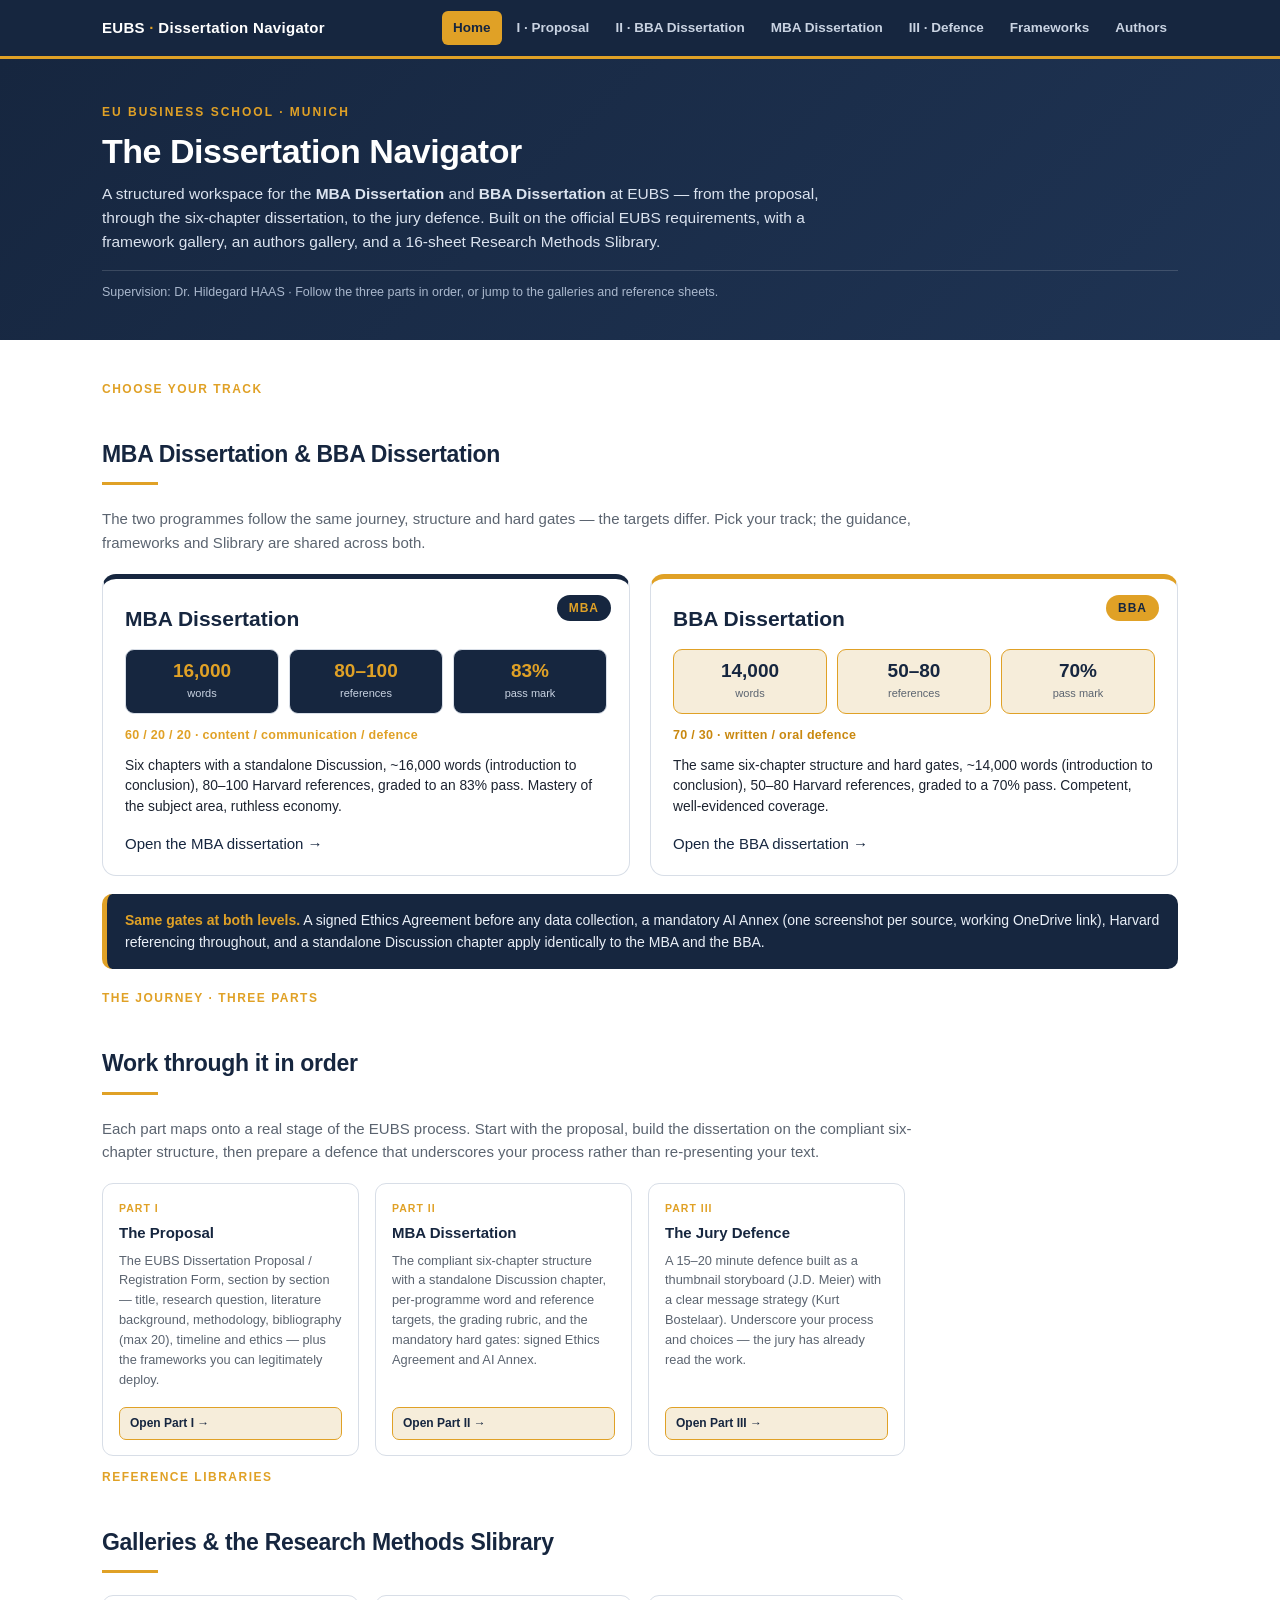
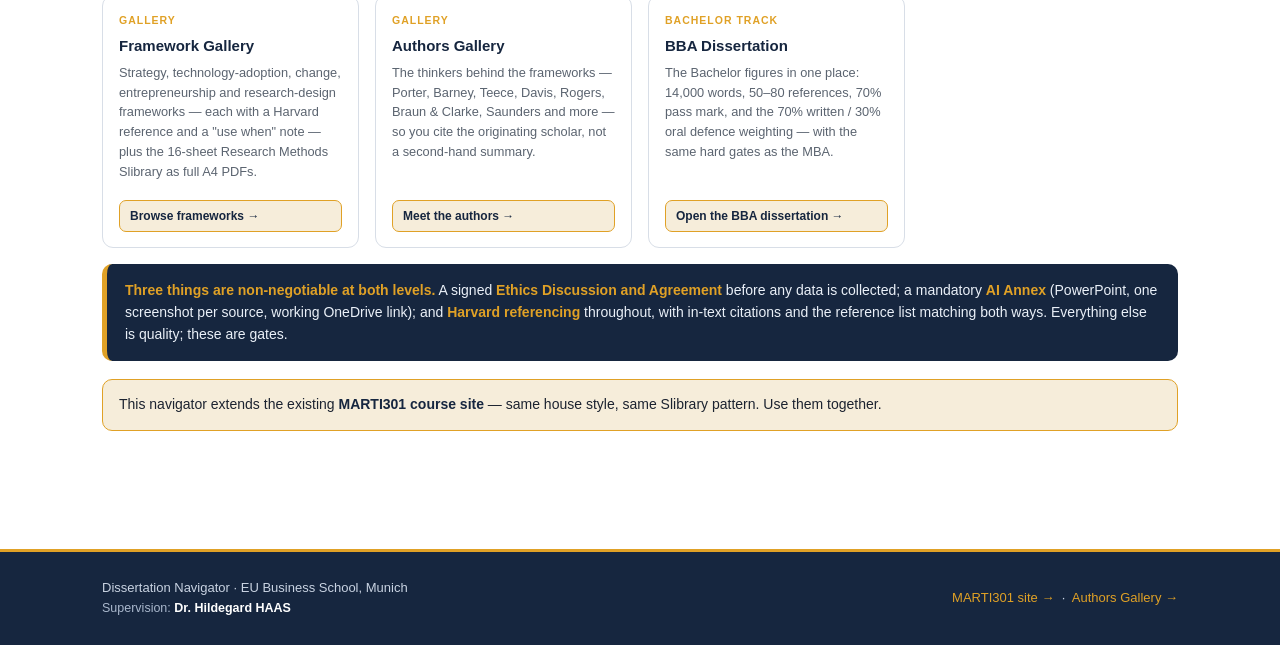
<file: index.html>
<!DOCTYPE html>
<html lang="en">
<head>
<meta charset="utf-8">
<meta name="viewport" content="width=device-width, initial-scale=1.0">
<title>Home | EUBS Dissertation Navigator</title>
<link rel="stylesheet" href="style.css">
</head>
<body>

<div class="topbar"><div class="wrap">
  <span class="brand">EUBS <span class="accent">·</span> Dissertation Navigator</span>
  <nav class="nav">
    <a href="index.html" class="active">Home</a>
    <a href="part1-proposal.html">I · Proposal</a>
    <a href="bba.html">II · BBA Dissertation</a>
    <a href="part2-dissertation.html">MBA Dissertation</a>
    <a href="part3-defense.html">III · Defence</a>
    <a href="frameworks.html">Frameworks</a>
    <a href="authors.html">Authors</a>
  </nav>
</div></div>
<div class="hero"><div class="wrap">
  <div class="eyebrow">EU Business School · Munich</div>
  <h1>The Dissertation Navigator</h1>
  <p>A structured workspace for the <b>MBA Dissertation</b> and <b>BBA Dissertation</b> at EUBS — from the proposal, through the six-chapter dissertation, to the jury defence. Built on the official EUBS requirements, with a framework gallery, an authors gallery, and a 16-sheet Research Methods Slibrary.</p>
  <div class="meta">Supervision: Dr. Hildegard HAAS · Follow the three parts in order, or jump to the galleries and reference sheets.</div>
</div></div>

<main><div class="wrap">

  <span class="section-tag">Choose your track</span>
  <h2>MBA Dissertation &amp; BBA Dissertation</h2>
  <hr class="rule">
  <p class="lead">The two programmes follow the same journey, structure and hard gates &mdash; the targets differ. Pick your track; the guidance, frameworks and Slibrary are shared across both.</p>

  <div class="track-grid">
    <a class="track track-mba" href="part2-dissertation.html">
      <div class="track-badge">MBA</div>
      <h3>MBA Dissertation</h3>
      <div class="track-figs">
        <div class="track-fig"><span class="n">16,000</span><span class="l">words</span></div>
        <div class="track-fig"><span class="n">80&ndash;100</span><span class="l">references</span></div>
        <div class="track-fig"><span class="n">83%</span><span class="l">pass mark</span></div>
      </div>
      <div class="track-meta">60 / 20 / 20 &middot; content / communication / defence</div>
      <div class="track-body">Six chapters with a standalone Discussion, ~16,000 words (introduction to conclusion), 80&ndash;100 Harvard references, graded to an 83% pass. Mastery of the subject area, ruthless economy.</div>
      <span class="pdf-link">Open the MBA dissertation &rarr;</span>
    </a>

    <a class="track track-bba" href="bba.html">
      <div class="track-badge">BBA</div>
      <h3>BBA Dissertation</h3>
      <div class="track-figs">
        <div class="track-fig"><span class="n">14,000</span><span class="l">words</span></div>
        <div class="track-fig"><span class="n">50&ndash;80</span><span class="l">references</span></div>
        <div class="track-fig"><span class="n">70%</span><span class="l">pass mark</span></div>
      </div>
      <div class="track-meta">70 / 30 &middot; written / oral defence</div>
      <div class="track-body">The same six-chapter structure and hard gates, ~14,000 words (introduction to conclusion), 50&ndash;80 Harvard references, graded to a 70% pass. Competent, well-evidenced coverage.</div>
      <span class="pdf-link">Open the BBA dissertation &rarr;</span>
    </a>
  </div>

  <div class="callout-navy" style="margin-top:18px">
    <b>Same gates at both levels.</b> A signed Ethics Agreement before any data collection, a mandatory AI Annex (one screenshot per source, working OneDrive link), Harvard referencing throughout, and a standalone Discussion chapter apply identically to the MBA and the BBA.
  </div>


  <span class="section-tag">The Journey · Three Parts</span>
  <h2>Work through it in order</h2>
  <hr class="rule">
  <p class="lead">Each part maps onto a real stage of the EUBS process. Start with the proposal, build the dissertation on the compliant six-chapter structure, then prepare a defence that underscores your process rather than re-presenting your text.</p>

  <div class="grid">
    <a class="card" href="part1-proposal.html">
      <div class="cat">Part I</div><h3>The Proposal</h3>
      <div class="def">The EUBS Dissertation Proposal / Registration Form, section by section — title, research question, literature background, methodology, bibliography (max 20), timeline and ethics — plus the frameworks you can legitimately deploy.</div>
      <span class="pdf-link">Open Part I →</span>
    </a>
    <a class="card" href="part2-dissertation.html">
      <div class="cat">Part II</div><h3>MBA Dissertation</h3>
      <div class="def">The compliant six-chapter structure with a standalone Discussion chapter, per-programme word and reference targets, the grading rubric, and the mandatory hard gates: signed Ethics Agreement and AI Annex.</div>
      <span class="pdf-link">Open Part II →</span>
    </a>
    <a class="card" href="part3-defense.html">
      <div class="cat">Part III</div><h3>The Jury Defence</h3>
      <div class="def">A 15–20 minute defence built as a thumbnail storyboard (J.D. Meier) with a clear message strategy (Kurt Bostelaar). Underscore your process and choices — the jury has already read the work.</div>
      <span class="pdf-link">Open Part III →</span>
    </a>
  </div>

  <span class="section-tag">Reference Libraries</span>
  <h2>Galleries &amp; the Research Methods Slibrary</h2>
  <hr class="rule">
  <div class="grid">
    <a class="card" href="frameworks.html">
      <div class="cat">Gallery</div><h3>Framework Gallery</h3>
      <div class="def">Strategy, technology-adoption, change, entrepreneurship and research-design frameworks — each with a Harvard reference and a "use when" note — plus the 16-sheet Research Methods Slibrary as full A4 PDFs.</div>
      <span class="pdf-link">Browse frameworks →</span>
    </a>
    <a class="card" href="authors.html">
      <div class="cat">Gallery</div><h3>Authors Gallery</h3>
      <div class="def">The thinkers behind the frameworks — Porter, Barney, Teece, Davis, Rogers, Braun &amp; Clarke, Saunders and more — so you cite the originating scholar, not a second-hand summary.</div>
      <span class="pdf-link">Meet the authors →</span>
    </a>
    <a class="card" href="bba.html">
      <div class="cat">Bachelor track</div><h3>BBA Dissertation</h3>
      <div class="def">The Bachelor figures in one place: 14,000 words, 50–80 references, 70% pass mark, and the 70% written / 30% oral defence weighting — with the same hard gates as the MBA.</div>
      <span class="pdf-link">Open the BBA dissertation →</span>
    </a>
  </div>

  <div class="callout-navy">
    <b>Three things are non-negotiable at both levels.</b> A signed <b>Ethics Discussion and Agreement</b> before any data is collected; a mandatory <b>AI Annex</b> (PowerPoint, one screenshot per source, working OneDrive link); and <b>Harvard referencing</b> throughout, with in-text citations and the reference list matching both ways. Everything else is quality; these are gates.
  </div>

  <div class="xlink">
    This navigator extends the existing <a href="https://drhaas-eubs.github.io/marti301/">MARTI301 course site</a> — same house style, same Slibrary pattern. Use them together.
  </div>

</div></main>

<footer><div class="wrap">
  <div>Dissertation Navigator · EU Business School, Munich<br>
    <span class="small" style="color:#aab8cd">Supervision: <span class="sig">Dr. Hildegard HAAS</span></span></div>
  <div><a href="https://drhaas-eubs.github.io/marti301/">MARTI301 site →</a> &nbsp;·&nbsp; <a href="authors.html">Authors Gallery →</a></div>
</div></footer>

</body>
</html>
</file>
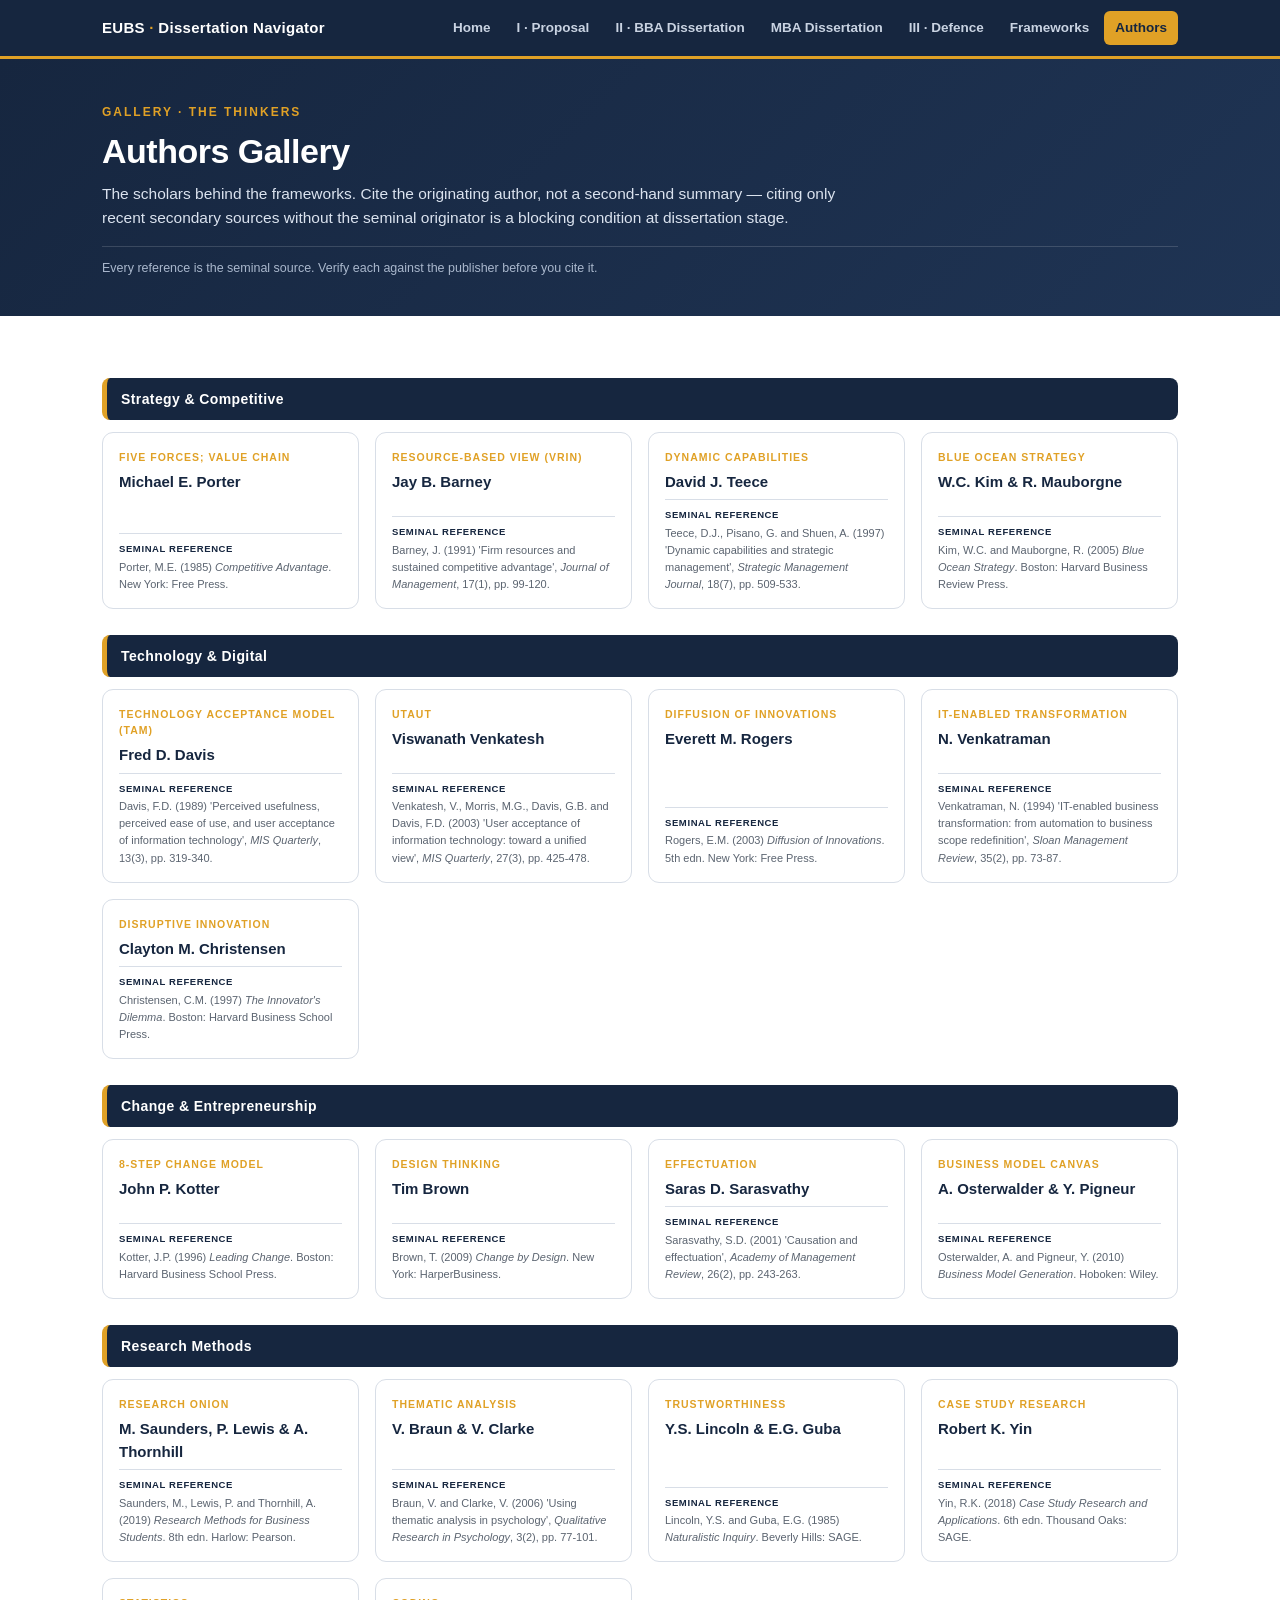
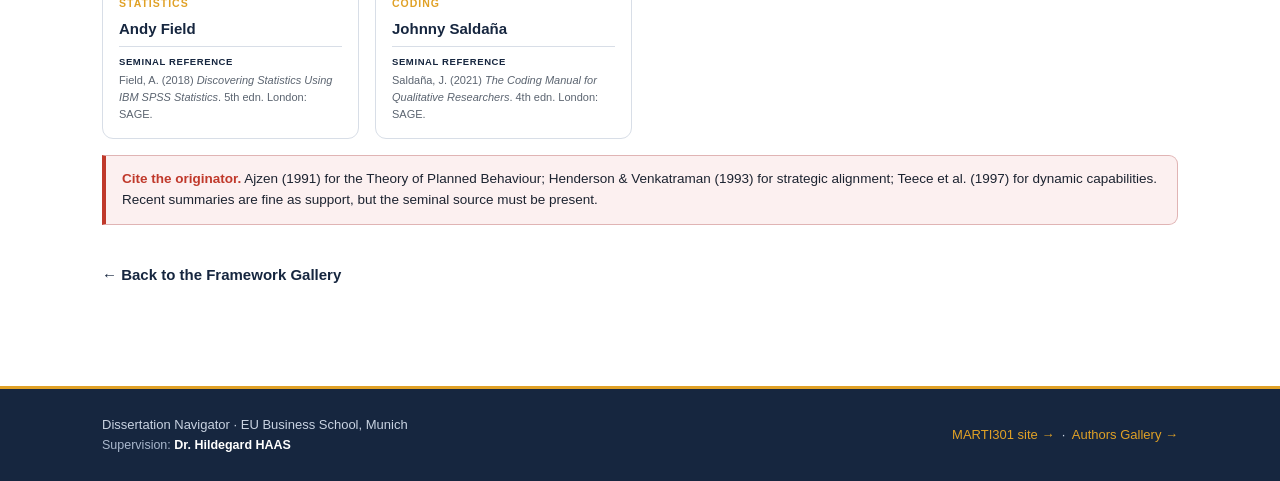
<file: authors.html>
<!DOCTYPE html>
<html lang="en">
<head>
<meta charset="utf-8">
<meta name="viewport" content="width=device-width, initial-scale=1.0">
<title>Authors Gallery | EUBS Dissertation Navigator</title>
<link rel="stylesheet" href="style.css">
</head>
<body>

<div class="topbar"><div class="wrap">
  <span class="brand">EUBS <span class="accent">·</span> Dissertation Navigator</span>
  <nav class="nav">
    <a href="index.html">Home</a>
    <a href="part1-proposal.html">I · Proposal</a>
    <a href="bba.html">II · BBA Dissertation</a>
    <a href="part2-dissertation.html">MBA Dissertation</a>
    <a href="part3-defense.html">III · Defence</a>
    <a href="frameworks.html">Frameworks</a>
    <a href="authors.html" class="active">Authors</a>
  </nav>
</div></div>
<div class="hero"><div class="wrap">
  <div class="eyebrow">Gallery · The Thinkers</div>
  <h1>Authors Gallery</h1>
  <p>The scholars behind the frameworks. Cite the originating author, not a second-hand summary — citing only recent secondary sources without the seminal originator is a blocking condition at dissertation stage.</p>
  <div class="meta">Every reference is the seminal source. Verify each against the publisher before you cite it.</div>
</div></div>

<main><div class="wrap">

  <div class="group-head"><b>Strategy & Competitive</b></div>
  <div class="grid">
    <div class="card"><div class="cat">Five Forces; Value Chain</div><h3>Michael E. Porter</h3><div class="ref"><b>SEMINAL REFERENCE</b>Porter, M.E. (1985) <i>Competitive Advantage</i>. New York: Free Press.</div></div>
    <div class="card"><div class="cat">Resource-Based View (VRIN)</div><h3>Jay B. Barney</h3><div class="ref"><b>SEMINAL REFERENCE</b>Barney, J. (1991) 'Firm resources and sustained competitive advantage', <i>Journal of Management</i>, 17(1), pp. 99-120.</div></div>
    <div class="card"><div class="cat">Dynamic Capabilities</div><h3>David J. Teece</h3><div class="ref"><b>SEMINAL REFERENCE</b>Teece, D.J., Pisano, G. and Shuen, A. (1997) 'Dynamic capabilities and strategic management', <i>Strategic Management Journal</i>, 18(7), pp. 509-533.</div></div>
    <div class="card"><div class="cat">Blue Ocean Strategy</div><h3>W.C. Kim & R. Mauborgne</h3><div class="ref"><b>SEMINAL REFERENCE</b>Kim, W.C. and Mauborgne, R. (2005) <i>Blue Ocean Strategy</i>. Boston: Harvard Business Review Press.</div></div>
  </div>

  <div class="group-head"><b>Technology & Digital</b></div>
  <div class="grid">
    <div class="card"><div class="cat">Technology Acceptance Model (TAM)</div><h3>Fred D. Davis</h3><div class="ref"><b>SEMINAL REFERENCE</b>Davis, F.D. (1989) 'Perceived usefulness, perceived ease of use, and user acceptance of information technology', <i>MIS Quarterly</i>, 13(3), pp. 319-340.</div></div>
    <div class="card"><div class="cat">UTAUT</div><h3>Viswanath Venkatesh</h3><div class="ref"><b>SEMINAL REFERENCE</b>Venkatesh, V., Morris, M.G., Davis, G.B. and Davis, F.D. (2003) 'User acceptance of information technology: toward a unified view', <i>MIS Quarterly</i>, 27(3), pp. 425-478.</div></div>
    <div class="card"><div class="cat">Diffusion of Innovations</div><h3>Everett M. Rogers</h3><div class="ref"><b>SEMINAL REFERENCE</b>Rogers, E.M. (2003) <i>Diffusion of Innovations</i>. 5th edn. New York: Free Press.</div></div>
    <div class="card"><div class="cat">IT-Enabled Transformation</div><h3>N. Venkatraman</h3><div class="ref"><b>SEMINAL REFERENCE</b>Venkatraman, N. (1994) 'IT-enabled business transformation: from automation to business scope redefinition', <i>Sloan Management Review</i>, 35(2), pp. 73-87.</div></div>
    <div class="card"><div class="cat">Disruptive Innovation</div><h3>Clayton M. Christensen</h3><div class="ref"><b>SEMINAL REFERENCE</b>Christensen, C.M. (1997) <i>The Innovator's Dilemma</i>. Boston: Harvard Business School Press.</div></div>
  </div>

  <div class="group-head"><b>Change & Entrepreneurship</b></div>
  <div class="grid">
    <div class="card"><div class="cat">8-Step Change Model</div><h3>John P. Kotter</h3><div class="ref"><b>SEMINAL REFERENCE</b>Kotter, J.P. (1996) <i>Leading Change</i>. Boston: Harvard Business School Press.</div></div>
    <div class="card"><div class="cat">Design Thinking</div><h3>Tim Brown</h3><div class="ref"><b>SEMINAL REFERENCE</b>Brown, T. (2009) <i>Change by Design</i>. New York: HarperBusiness.</div></div>
    <div class="card"><div class="cat">Effectuation</div><h3>Saras D. Sarasvathy</h3><div class="ref"><b>SEMINAL REFERENCE</b>Sarasvathy, S.D. (2001) 'Causation and effectuation', <i>Academy of Management Review</i>, 26(2), pp. 243-263.</div></div>
    <div class="card"><div class="cat">Business Model Canvas</div><h3>A. Osterwalder & Y. Pigneur</h3><div class="ref"><b>SEMINAL REFERENCE</b>Osterwalder, A. and Pigneur, Y. (2010) <i>Business Model Generation</i>. Hoboken: Wiley.</div></div>
  </div>

  <div class="group-head"><b>Research Methods</b></div>
  <div class="grid">
    <div class="card"><div class="cat">Research Onion</div><h3>M. Saunders, P. Lewis & A. Thornhill</h3><div class="ref"><b>SEMINAL REFERENCE</b>Saunders, M., Lewis, P. and Thornhill, A. (2019) <i>Research Methods for Business Students</i>. 8th edn. Harlow: Pearson.</div></div>
    <div class="card"><div class="cat">Thematic Analysis</div><h3>V. Braun & V. Clarke</h3><div class="ref"><b>SEMINAL REFERENCE</b>Braun, V. and Clarke, V. (2006) 'Using thematic analysis in psychology', <i>Qualitative Research in Psychology</i>, 3(2), pp. 77-101.</div></div>
    <div class="card"><div class="cat">Trustworthiness</div><h3>Y.S. Lincoln & E.G. Guba</h3><div class="ref"><b>SEMINAL REFERENCE</b>Lincoln, Y.S. and Guba, E.G. (1985) <i>Naturalistic Inquiry</i>. Beverly Hills: SAGE.</div></div>
    <div class="card"><div class="cat">Case Study Research</div><h3>Robert K. Yin</h3><div class="ref"><b>SEMINAL REFERENCE</b>Yin, R.K. (2018) <i>Case Study Research and Applications</i>. 6th edn. Thousand Oaks: SAGE.</div></div>
    <div class="card"><div class="cat">Statistics</div><h3>Andy Field</h3><div class="ref"><b>SEMINAL REFERENCE</b>Field, A. (2018) <i>Discovering Statistics Using IBM SPSS Statistics</i>. 5th edn. London: SAGE.</div></div>
    <div class="card"><div class="cat">Coding</div><h3>Johnny Saldaña</h3><div class="ref"><b>SEMINAL REFERENCE</b>Saldaña, J. (2021) <i>The Coding Manual for Qualitative Researchers</i>. 4th edn. London: SAGE.</div></div>
  </div>

  <div class="warn"><b>Cite the originator.</b> Ajzen (1991) for the Theory of Planned Behaviour; Henderson &amp; Venkatraman (1993) for strategic alignment; Teece et al. (1997) for dynamic capabilities. Recent summaries are fine as support, but the seminal source must be present.</div>
  <a class="backlink" href="frameworks.html">← Back to the Framework Gallery</a>
</div></main>

<footer><div class="wrap">
  <div>Dissertation Navigator · EU Business School, Munich<br>
    <span class="small" style="color:#aab8cd">Supervision: <span class="sig">Dr. Hildegard HAAS</span></span></div>
  <div><a href="https://drhaas-eubs.github.io/marti301/">MARTI301 site →</a> &nbsp;·&nbsp; <a href="authors.html">Authors Gallery →</a></div>
</div></footer>

</body>
</html>
</file>
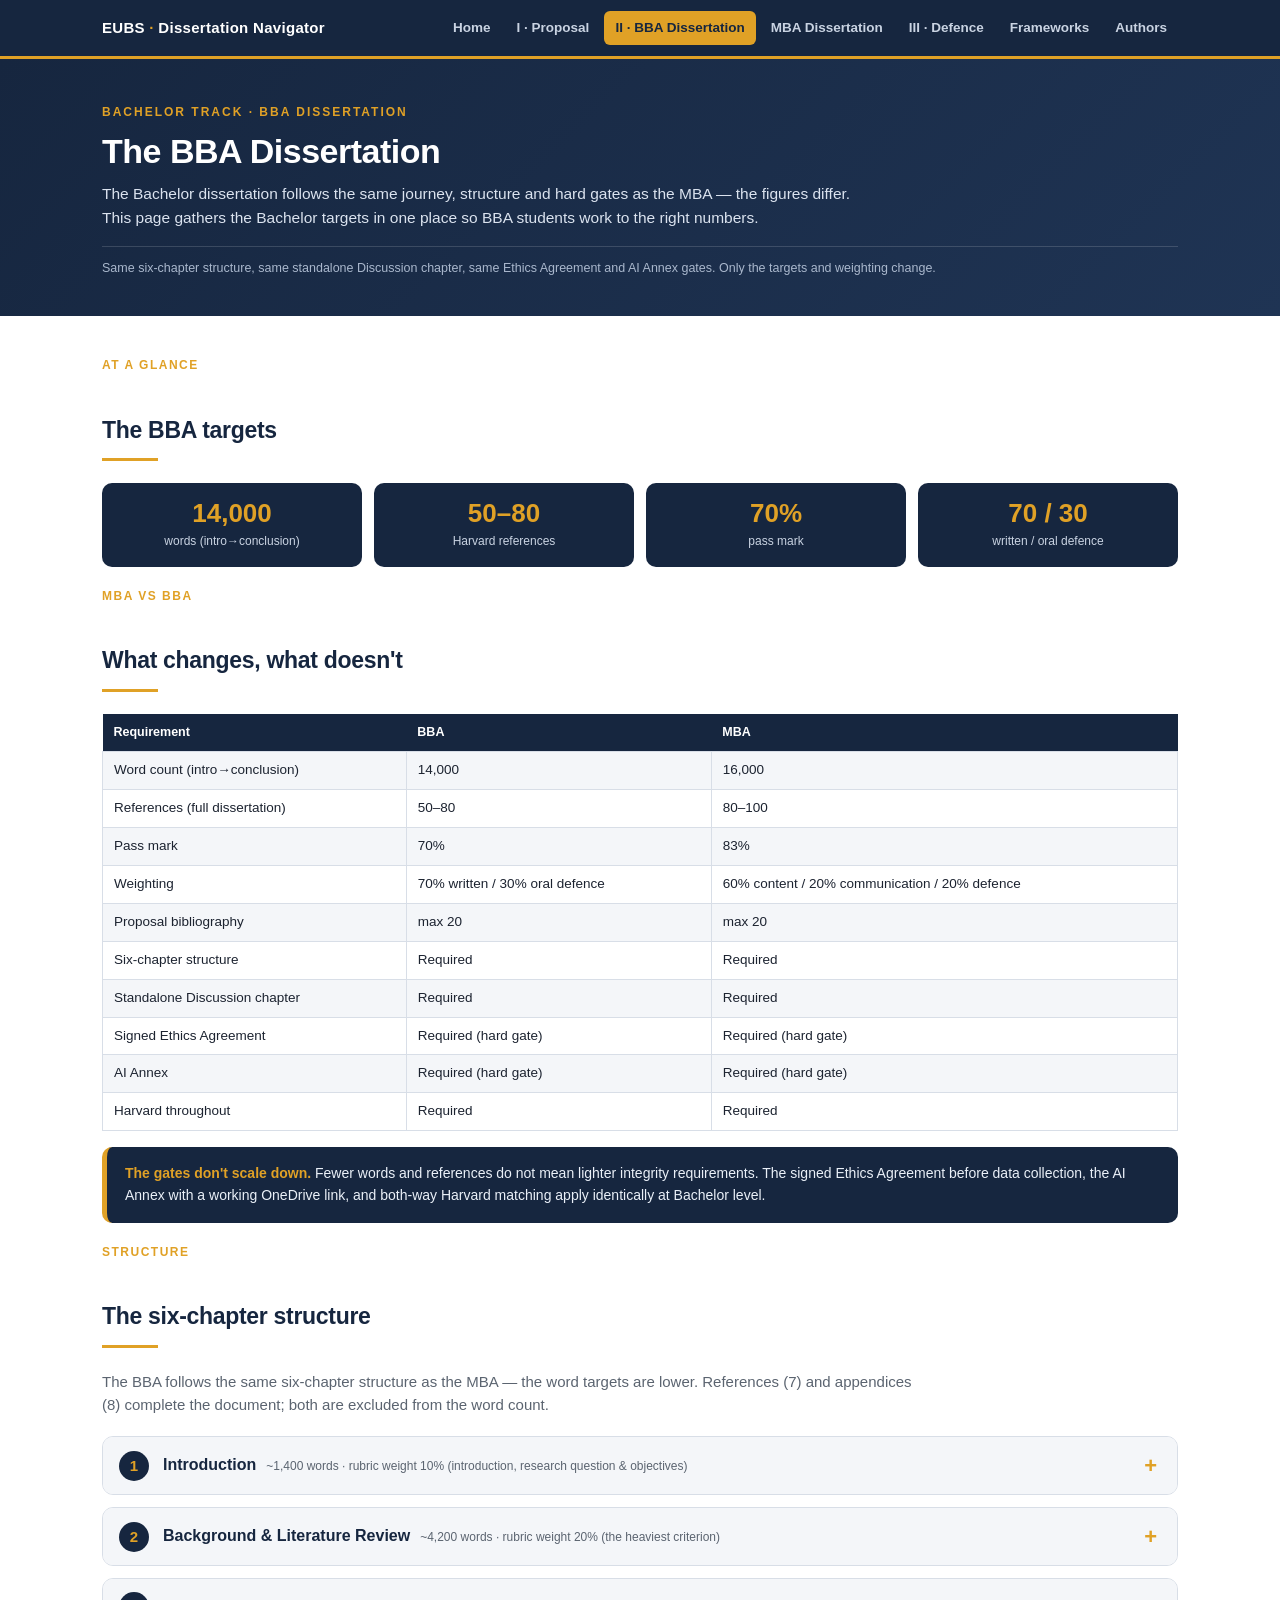
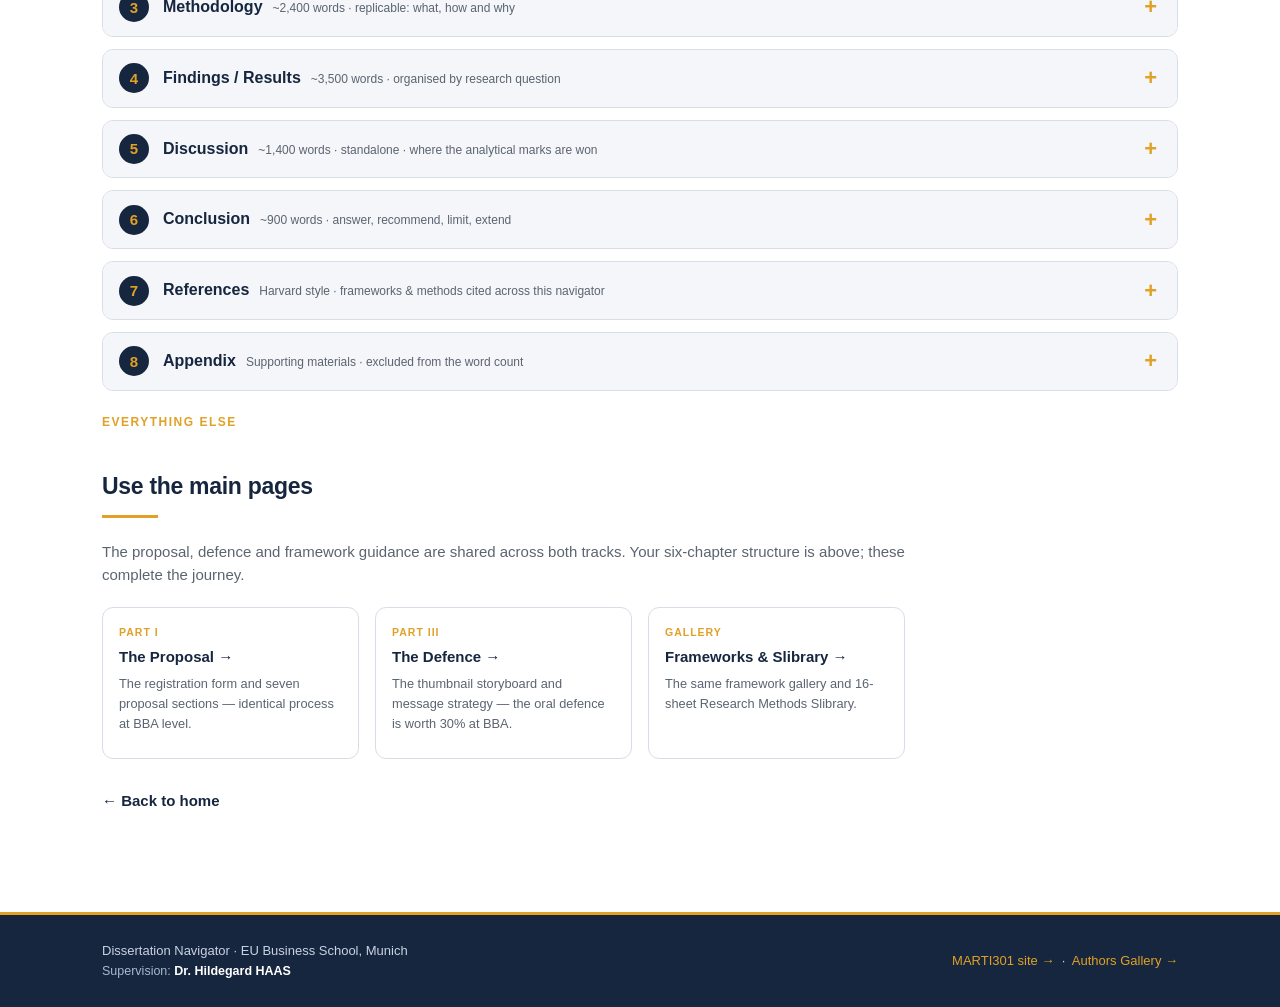
<file: bba.html>
<!DOCTYPE html>
<html lang="en">
<head>
<meta charset="utf-8">
<meta name="viewport" content="width=device-width, initial-scale=1.0">
<title>BBA Dissertation | EUBS Dissertation Navigator</title>
<link rel="stylesheet" href="style.css">
</head>
<body>

<div class="topbar"><div class="wrap">
  <span class="brand">EUBS <span class="accent">·</span> Dissertation Navigator</span>
  <nav class="nav">
    <a href="index.html">Home</a>
    <a href="part1-proposal.html">I · Proposal</a>
    <a href="bba.html" class="active">II · BBA Dissertation</a>
    <a href="part2-dissertation.html">MBA Dissertation</a>
    <a href="part3-defense.html">III · Defence</a>
    <a href="frameworks.html">Frameworks</a>
    <a href="authors.html">Authors</a>
  </nav>
</div></div>
<div class="hero"><div class="wrap">
  <div class="eyebrow">Bachelor Track · BBA Dissertation</div>
  <h1>The BBA Dissertation</h1>
  <p>The Bachelor dissertation follows the same journey, structure and hard gates as the MBA — the figures differ. This page gathers the Bachelor targets in one place so BBA students work to the right numbers.</p>
  <div class="meta">Same six-chapter structure, same standalone Discussion chapter, same Ethics Agreement and AI Annex gates. Only the targets and weighting change.</div>
</div></div>

<main><div class="wrap">

  <span class="section-tag">At a glance</span>
  <h2>The BBA targets</h2>
  <hr class="rule">
  <div class="stats">
    <div class="stat"><div class="n">14,000</div><div class="l">words (intro→conclusion)</div></div>
    <div class="stat"><div class="n">50–80</div><div class="l">Harvard references</div></div>
    <div class="stat"><div class="n">70%</div><div class="l">pass mark</div></div>
    <div class="stat"><div class="n">70 / 30</div><div class="l">written / oral defence</div></div>
  </div>

  <span class="section-tag">MBA vs BBA</span>
  <h2>What changes, what doesn't</h2>
  <hr class="rule">
  <table class="data">
    <tr><th>Requirement</th><th>BBA</th><th>MBA</th></tr>
    <tr><td>Word count (intro→conclusion)</td><td>14,000</td><td>16,000</td></tr>
    <tr><td>References (full dissertation)</td><td>50–80</td><td>80–100</td></tr>
    <tr><td>Pass mark</td><td>70%</td><td>83%</td></tr>
    <tr><td>Weighting</td><td>70% written / 30% oral defence</td><td>60% content / 20% communication / 20% defence</td></tr>
    <tr><td>Proposal bibliography</td><td>max 20</td><td>max 20</td></tr>
    <tr><td>Six-chapter structure</td><td>Required</td><td>Required</td></tr>
    <tr><td>Standalone Discussion chapter</td><td>Required</td><td>Required</td></tr>
    <tr><td>Signed Ethics Agreement</td><td>Required (hard gate)</td><td>Required (hard gate)</td></tr>
    <tr><td>AI Annex</td><td>Required (hard gate)</td><td>Required (hard gate)</td></tr>
    <tr><td>Harvard throughout</td><td>Required</td><td>Required</td></tr>
  </table>

  <div class="callout-navy"><b>The gates don't scale down.</b> Fewer words and references do not mean lighter integrity requirements. The signed Ethics Agreement before data collection, the AI Annex with a working OneDrive link, and both-way Harvard matching apply identically at Bachelor level.</div>

  <span class="section-tag">Structure</span>
  <h2>The six-chapter structure</h2>
  <hr class="rule">
  <p class="lead">The BBA follows the same six-chapter structure as the MBA &mdash; the word targets are lower. References (7) and appendices (8) complete the document; both are excluded from the word count.</p>
  <div class="chapters">
    <details class="chapter">
      <summary>
        <span class="ch-title">Introduction</span>
        <span class="ch-meta">~1,400 words &middot; rubric weight 10% (introduction, research question &amp; objectives)</span>
      </summary>
      <div class="ch-body">
        <p class="ch-lead">The introduction states the rationale, intent, context and purpose of the research. At the highest band it is compelling and well structured, and it contextualises the research gap so the reader fully understands the purpose and importance of the study. It narrows in a controlled way from context, to problem, to gap, to question.</p>

        <h4>What this chapter must contain</h4>
        <div class="subsec"><b>1.1 Background and context</b><div class="must">Establish the real-world business situation that prompted the study &mdash; naming the industry, market, organisation or phenomenon. Provide background data (figures, trends, regulatory or competitive developments), each carrying an in-text Harvard citation. Narrow from the general context to the specific problem.</div></div>
        <div class="subsec"><b>1.2 Problem statement and research gap</b><div class="must">State the specific problem or tension in one or two sentences &mdash; what is lost, risked or misunderstood if it remains unexamined, and for whom. State what the literature has established and what it has not, naming the gap explicitly. Explain why the gap needs filling.</div></div>
        <div class="subsec"><b>1.3 Research aim, research question and objectives</b><div class="must">State the aim, principal question, subsidiary questions or hypotheses, and objectives &mdash; exactly as they will appear in the defence slides and abstract. Objectives are executable actions, not a restatement of the question.</div></div>
        <div class="subsec"><b>1.4 Scope, delimitations and significance</b><div class="must">State the boundaries you deliberately set. Distinguish delimitations (your choices) from limitations (constraints on you, which belong in the final chapter). State the contribution to practice and to the literature.</div></div>
        <div class="subsec"><b>1.5 Structure of the dissertation</b><div class="must">A short passage stating what each chapter does. Composed last, once the chapters exist in final form.</div></div>

        <h4>Frameworks for this chapter</h4>
        <p class="ch-lead" style="margin-bottom:2px">Open the Slibrary sheets that apply here &mdash; each opens its full A4 reference sheet.</p>
      <details class="fw-acc">
        <summary>Frameworks &amp; Slibrary sheets for this chapter (2)</summary>
        <div class="fw-acc-body">
        <div class="sheet-row" onclick="window.open('slibrary/14_literature_review.pdf','_blank')">
          <div class="sheet-thumb"><svg viewBox="0 0 320 180" preserveAspectRatio="xMidYMid meet" xmlns="http://www.w3.org/2000/svg" font-family="Arial,Helvetica,sans-serif"><circle cx="55" cy="50" r="18" fill="#16263F" opacity="0.85"/><circle cx="95" cy="50" r="18" fill="#E0A126" opacity="0.85"/><circle cx="135" cy="50" r="18" fill="#16263F" opacity="0.85"/><circle cx="175" cy="50" r="18" fill="#E0A126" opacity="0.85"/><path d="M40 74 L160 118 M240 74 L160 118" stroke="#5b6470" stroke-width="1.3" fill="none"/><rect x="110" y="120" width="100" height="34" rx="4" fill="#E0A126"/><text x="160.0" y="139.5" font-size="8.5" fill="#16263F" text-anchor="middle" font-weight="bold"><tspan x="160.0" dy="0">Research Gap</tspan></text><text x="160" y="28" font-size="7" fill="#5b6470" text-anchor="middle" font-weight="normal">sources in conversation</text></svg></div>
          <div class="sheet-meta"><b>Literature Review</b><span>Slibrary D14 &middot; Frame the gap through a synthesis, not a summary</span></div>
          <div class="sheet-go">&#8250;</div>
        </div>
        <div class="sheet-row" onclick="window.open('slibrary/13_harvard.pdf','_blank')">
          <div class="sheet-thumb"><svg viewBox="0 0 320 180" preserveAspectRatio="xMidYMid meet" xmlns="http://www.w3.org/2000/svg" font-family="Arial,Helvetica,sans-serif"><rect x="20" y="50" width="110" height="44" rx="4" fill="#16263F"/><text x="75.0" y="70.0" font-size="8" fill="#fff" text-anchor="middle" font-weight="bold"><tspan x="75.0" dy="0">In-text</tspan><tspan x="75.0" dy="9">(Author, Year)</tspan></text><rect x="190" y="50" width="110" height="44" rx="4" fill="#E0A126"/><text x="245.0" y="70.0" font-size="8" fill="#16263F" text-anchor="middle" font-weight="bold"><tspan x="245.0" dy="0">Reference</tspan><tspan x="245.0" dy="9">List</tspan></text><path d="M130 64 L190 64" stroke="#5b6470" stroke-width="1.6"/><path d="M182 60 L190 64 L182 68" fill="#5b6470"/><path d="M190 82 L130 82" stroke="#5b6470" stroke-width="1.6"/><path d="M138 78 L130 82 L138 86" fill="#5b6470"/><text x="160" y="120" font-size="7.5" fill="#16263F" text-anchor="middle" font-weight="bold">both directions must match</text></svg></div>
          <div class="sheet-meta"><b>Harvard Referencing</b><span>Slibrary D13 &middot; Every background claim needs an in-text citation</span></div>
          <div class="sheet-go">&#8250;</div>
        </div>
        </div>
              <h4>Academic phrases for this section</h4>
        <p class="ch-lead" style="margin-bottom:2px">Sentence starters to adapt to your own study &mdash; a scaffold, never text to paste unchanged.</p>
      <details class="phr-acc">
        <summary>Academic phrases (13)</summary>
        <div class="phr-acc-body">
        <div class="phr-group">
          <div class="phr-gtitle">Establishing context and importance</div>
          <ul class="phr-list"><li>This study addresses the...</li><li>The purpose of this research is to...</li><li>This topic is significant because...</li><li>Recent developments in the field have shown that...</li><li>Central to the discipline of ... is ...</li><li>This study builds on ... and contributes to ...</li></ul>
        </div>
        <div class="phr-group">
          <div class="phr-gtitle">Introducing the problem or question</div>
          <ul class="phr-list"><li>However, there remains a gap in the literature regarding...</li><li>Despite previous research, the question of ... remains unresolved.</li><li>This paper aims to investigate...</li><li>To date, there has been little agreement on...</li><li>The issue of ... has recently grown in importance.</li></ul>
        </div>
        <div class="phr-group">
          <div class="phr-gtitle">Outlining the structure of the paper</div>
          <ul class="phr-list"><li>This paper is organised as follows...</li><li>The remainder of this paper is structured as follows...</li></ul>
        </div>
          <a class="m-pdf" href="phrases/ch1.pdf" target="_blank" style="margin-top:6px">&#128196; Download the A4 phrase sheet</a>
        </div>
      </details>
</details>

        <div class="selfcheck">
          <b>AMBER &middot; CHAPTER 1 SELF-CHECK</b>
          <ul><li>The introduction narrows logically from context to problem to gap to question.</li><li>Every factual claim about the industry or market is supported by an in-text citation.</li><li>The objectives are executable actions, not a restatement of the research question.</li><li>The scope names an industry, a geography, a population and a time frame.</li><li>The chapter is written in continuous prose, without bulleted or numbered lists.</li></ul>
        </div>
      </div>
    </details>
    <details class="chapter">
      <summary>
        <span class="ch-title">Background &amp; Literature Review</span>
        <span class="ch-meta">~4,200 words &middot; rubric weight 20% (the heaviest criterion)</span>
      </summary>
      <div class="ch-body">
        <p class="ch-lead">A critical, structured synthesis of the existing scholarship. Organised by theme and debate, not author by author, it builds toward the research gap your study fills. The heaviest single criterion in the rubric &mdash; synthesis rather than catalogue is what earns the marks.</p>

        <h4>What this chapter must contain</h4>
        <div class="subsec"><b>Organise by theme, not author</b><div class="must">Cluster sources by the ideas they address, then compare within each cluster. Use theme headings, not author names, as your structure.</div></div>
        <div class="subsec"><b>Be critical, not descriptive</b><div class="must">Evaluate the quality, method and limits of what you cite. Do not report every claim as equally valid; weigh the evidence.</div></div>
        <div class="subsec"><b>Cite the seminal originators</b><div class="must">Cite Ajzen (1991) for TPB, Teece et al. (1997) for dynamic capabilities, and so on &mdash; not only recent secondary summaries. Recent sources support; the originator must be present.</div></div>
        <div class="subsec"><b>Converge on the gap</b><div class="must">Every strand converges on the gap your study fills, giving your research questions their justification. If the reader cannot state your gap after reading, it has not done its job.</div></div>

        <h4>Frameworks for this chapter</h4>
        <p class="ch-lead" style="margin-bottom:2px">Open the Slibrary sheets that apply here &mdash; each opens its full A4 reference sheet.</p>
      <details class="fw-acc">
        <summary>Frameworks &amp; Slibrary sheets for this chapter (3)</summary>
        <div class="fw-acc-body">
        <div class="sheet-row" onclick="window.open('slibrary/14_literature_review.pdf','_blank')">
          <div class="sheet-thumb"><svg viewBox="0 0 320 180" preserveAspectRatio="xMidYMid meet" xmlns="http://www.w3.org/2000/svg" font-family="Arial,Helvetica,sans-serif"><circle cx="55" cy="50" r="18" fill="#16263F" opacity="0.85"/><circle cx="95" cy="50" r="18" fill="#E0A126" opacity="0.85"/><circle cx="135" cy="50" r="18" fill="#16263F" opacity="0.85"/><circle cx="175" cy="50" r="18" fill="#E0A126" opacity="0.85"/><path d="M40 74 L160 118 M240 74 L160 118" stroke="#5b6470" stroke-width="1.3" fill="none"/><rect x="110" y="120" width="100" height="34" rx="4" fill="#E0A126"/><text x="160.0" y="139.5" font-size="8.5" fill="#16263F" text-anchor="middle" font-weight="bold"><tspan x="160.0" dy="0">Research Gap</tspan></text><text x="160" y="28" font-size="7" fill="#5b6470" text-anchor="middle" font-weight="normal">sources in conversation</text></svg></div>
          <div class="sheet-meta"><b>Literature Review</b><span>Slibrary D14 &middot; Synthesis by theme, building to the gap</span></div>
          <div class="sheet-go">&#8250;</div>
        </div>
        <div class="sheet-row" onclick="window.open('slibrary/13_harvard.pdf','_blank')">
          <div class="sheet-thumb"><svg viewBox="0 0 320 180" preserveAspectRatio="xMidYMid meet" xmlns="http://www.w3.org/2000/svg" font-family="Arial,Helvetica,sans-serif"><rect x="20" y="50" width="110" height="44" rx="4" fill="#16263F"/><text x="75.0" y="70.0" font-size="8" fill="#fff" text-anchor="middle" font-weight="bold"><tspan x="75.0" dy="0">In-text</tspan><tspan x="75.0" dy="9">(Author, Year)</tspan></text><rect x="190" y="50" width="110" height="44" rx="4" fill="#E0A126"/><text x="245.0" y="70.0" font-size="8" fill="#16263F" text-anchor="middle" font-weight="bold"><tspan x="245.0" dy="0">Reference</tspan><tspan x="245.0" dy="9">List</tspan></text><path d="M130 64 L190 64" stroke="#5b6470" stroke-width="1.6"/><path d="M182 60 L190 64 L182 68" fill="#5b6470"/><path d="M190 82 L130 82" stroke="#5b6470" stroke-width="1.6"/><path d="M138 78 L130 82 L138 86" fill="#5b6470"/><text x="160" y="120" font-size="7.5" fill="#16263F" text-anchor="middle" font-weight="bold">both directions must match</text></svg></div>
          <div class="sheet-meta"><b>Harvard Referencing</b><span>Slibrary D13 &middot; Cite seminal originators; match both ways</span></div>
          <div class="sheet-go">&#8250;</div>
        </div>
        <div class="sheet-row" onclick="window.open('slibrary/01_primary_secondary.pdf','_blank')">
          <div class="sheet-thumb"><svg viewBox="0 0 320 180" preserveAspectRatio="xMidYMid meet" xmlns="http://www.w3.org/2000/svg" font-family="Arial,Helvetica,sans-serif"><rect x="14" y="30" width="120" height="44" rx="4" fill="#16263F"/><text x="74.0" y="50.0" font-size="9" fill="#fff" text-anchor="middle" font-weight="bold"><tspan x="74.0" dy="0">PRIMARY</tspan><tspan x="74.0" dy="9">you collect</tspan></text><rect x="14" y="100" width="120" height="44" rx="4" fill="#E0A126"/><text x="74.0" y="120.0" font-size="9" fill="#16263F" text-anchor="middle" font-weight="bold"><tspan x="74.0" dy="0">SECONDARY</tspan><tspan x="74.0" dy="9">already exists</tspan></text><rect x="200" y="64" width="106" height="44" rx="4" fill="#1f3454"/><text x="253.0" y="84.0" font-size="9" fill="#fff" text-anchor="middle" font-weight="bold"><tspan x="253.0" dy="0">Your</tspan><tspan x="253.0" dy="9">Research</tspan></text><path d="M134 52 L200 80 M134 122 L200 92" stroke="#5b6470" stroke-width="1.5" fill="none"/><text x="160" y="20" font-size="7" fill="#5b6470" text-anchor="middle" font-weight="normal">origin & purpose decide the type</text></svg></div>
          <div class="sheet-meta"><b>Primary & Secondary Research</b><span>Slibrary A1 &middot; A literature review is secondary research</span></div>
          <div class="sheet-go">&#8250;</div>
        </div>
        </div>
              <h4>Academic phrases for this section</h4>
        <p class="ch-lead" style="margin-bottom:2px">Sentence starters to adapt to your own study &mdash; a scaffold, never text to paste unchanged.</p>
      <details class="phr-acc">
        <summary>Academic phrases (12)</summary>
        <div class="phr-acc-body">
        <div class="phr-group">
          <div class="phr-gtitle">Summarising previous work</div>
          <ul class="phr-list"><li>Previous studies have shown that...</li><li>According to Smith (2020)...</li><li>Research by Jones (2019) indicates that...</li><li>A considerable amount of literature has been published on...</li><li>Several studies have revealed...</li></ul>
        </div>
        <div class="phr-group">
          <div class="phr-gtitle">Highlighting gaps and limitations</div>
          <ul class="phr-list"><li>However, these studies have not considered...</li><li>Despite extensive research on ..., little attention has been paid to...</li><li>There is a lack of studies addressing...</li><li>However, there has been relatively little literature published on...</li></ul>
        </div>
        <div class="phr-group">
          <div class="phr-gtitle">Linking to the current study</div>
          <ul class="phr-list"><li>Building on this previous work...</li><li>This study extends the research on ... by...</li><li>To address these gaps, this research...</li></ul>
        </div>
          <a class="m-pdf" href="phrases/ch2.pdf" target="_blank" style="margin-top:6px">&#128196; Download the A4 phrase sheet</a>
        </div>
      </details>
</details>

        <div class="selfcheck">
          <b>AMBER &middot; CHAPTER 2 SELF-CHECK</b>
          <ul><li>The review is organised by theme or debate, not as an author-by-author list.</li><li>Sources are critically evaluated, not merely summarised.</li><li>Seminal originators are cited alongside recent sources.</li><li>The chapter ends on an explicit, justified research gap.</li><li>Between eighty and one hundred references overall (MBA).</li></ul>
        </div>
      </div>
    </details>
    <details class="chapter">
      <summary>
        <span class="ch-title">Methodology</span>
        <span class="ch-meta">~2,400 words &middot; replicable: what, how and why</span>
      </summary>
      <div class="ch-body">
        <p class="ch-lead">The methodology sets out what was done, how, and why, in enough detail to be replicable. Examiners look for coherence down the paradigm chain: a stance and a design that contradict each other is the commonest flag. Every choice is justified against the research question.</p>

        <h4>What this chapter must contain</h4>
        <div class="subsec"><b>Philosophy and approach</b><div class="must">Name your research philosophy and reasoning, and justify why the question demands them. Interpretivism with a large anonymous survey is a mismatch examiners spot at once.</div></div>
        <div class="subsec"><b>Design and methods</b><div class="must">State the overall design (case study, survey, mixed) and the specific instruments. Describe administration precisely: how many, how long, recorded how, piloted how.</div></div>
        <div class="subsec"><b>Sampling</b><div class="must">State the target population, technique, achieved size and its logic (power for quant; saturation for qual). Match the generalisation claim to the sample.</div></div>
        <div class="subsec"><b>Quality and ethics</b><div class="must">Address validity and reliability (or trustworthiness) explicitly, with the steps taken. State the signed Ethics Agreement was in place before any data collection.</div></div>

        <h4>Frameworks for this chapter</h4>
        <p class="ch-lead" style="margin-bottom:2px">Open the Slibrary sheets that apply here &mdash; each opens its full A4 reference sheet.</p>
      <details class="fw-acc">
        <summary>Frameworks &amp; Slibrary sheets for this chapter (8)</summary>
        <div class="fw-acc-body">
        <div class="sheet-row" onclick="window.open('slibrary/02_paradigms.pdf','_blank')">
          <div class="sheet-thumb"><svg viewBox="0 0 320 180" preserveAspectRatio="xMidYMid meet" xmlns="http://www.w3.org/2000/svg" font-family="Arial,Helvetica,sans-serif"><rect x="8" y="66" width="68" height="40" rx="4" fill="#16263F"/><text x="42.0" y="88.5" font-size="7.5" fill="#fff" text-anchor="middle" font-weight="bold"><tspan x="42.0" dy="0">Ontology</tspan></text><rect x="85" y="66" width="68" height="40" rx="4" fill="#16263F"/><text x="119.0" y="84.0" font-size="7.5" fill="#fff" text-anchor="middle" font-weight="bold"><tspan x="119.0" dy="0">Epistem-</tspan><tspan x="119.0" dy="9">ology</tspan></text><rect x="162" y="66" width="68" height="40" rx="4" fill="#16263F"/><text x="196.0" y="84.0" font-size="7.5" fill="#fff" text-anchor="middle" font-weight="bold"><tspan x="196.0" dy="0">Method-</tspan><tspan x="196.0" dy="9">ology</tspan></text><rect x="239" y="66" width="68" height="40" rx="4" fill="#E0A126"/><text x="273.0" y="88.5" font-size="7.5" fill="#16263F" text-anchor="middle" font-weight="bold"><tspan x="273.0" dy="0">Methods</tspan></text><path d="M76 86 L85 86" stroke="#5b6470" stroke-width="1.4"/><path d="M153 86 L162 86" stroke="#5b6470" stroke-width="1.4"/><path d="M230 86 L239 86" stroke="#5b6470" stroke-width="1.4"/><text x="160" y="36" font-size="7" fill="#5b6470" text-anchor="middle" font-weight="normal">the coherence chain examiners check</text></svg></div>
          <div class="sheet-meta"><b>Research Paradigms</b><span>Slibrary A2 &middot; The ontology-to-methods coherence chain</span></div>
          <div class="sheet-go">&#8250;</div>
        </div>
        <div class="sheet-row" onclick="window.open('slibrary/03_philosophy.pdf','_blank')">
          <div class="sheet-thumb"><svg viewBox="0 0 320 180" preserveAspectRatio="xMidYMid meet" xmlns="http://www.w3.org/2000/svg" font-family="Arial,Helvetica,sans-serif"><rect x="16" y="26" width="140" height="54" rx="4" fill="#16263F"/><text x="86.0" y="55.5" font-size="10" fill="#fff" text-anchor="middle" font-weight="bold"><tspan x="86.0" dy="0">Positivism</tspan></text><rect x="168" y="26" width="140" height="54" rx="4" fill="#1f3454"/><text x="238.0" y="55.5" font-size="10" fill="#fff" text-anchor="middle" font-weight="bold"><tspan x="238.0" dy="0">Realism</tspan></text><rect x="16" y="88" width="140" height="54" rx="4" fill="#E0A126"/><text x="86.0" y="117.5" font-size="9.5" fill="#16263F" text-anchor="middle" font-weight="bold"><tspan x="86.0" dy="0">Interpretivism</tspan></text><rect x="168" y="88" width="140" height="54" rx="4" fill="#E0A126"/><text x="238.0" y="117.5" font-size="10" fill="#16263F" text-anchor="middle" font-weight="bold"><tspan x="238.0" dy="0">Pragmatism</tspan></text><text x="160" y="20" font-size="6.5" fill="#5b6470" text-anchor="middle" font-weight="normal">name the one your study adopts</text></svg></div>
          <div class="sheet-meta"><b>Research Philosophy</b><span>Slibrary A3 &middot; Name your stance: positivism to pragmatism</span></div>
          <div class="sheet-go">&#8250;</div>
        </div>
        <div class="sheet-row" onclick="window.open('slibrary/04_reasoning.pdf','_blank')">
          <div class="sheet-thumb"><svg viewBox="0 0 320 180" preserveAspectRatio="xMidYMid meet" xmlns="http://www.w3.org/2000/svg" font-family="Arial,Helvetica,sans-serif"><rect x="20" y="40" width="80" height="34" rx="4" fill="#16263F"/><text x="60.0" y="59.5" font-size="8" fill="#fff" text-anchor="middle" font-weight="bold"><tspan x="60.0" dy="0">Deductive</tspan></text><rect x="20" y="96" width="80" height="34" rx="4" fill="#E0A126"/><text x="60.0" y="115.5" font-size="8" fill="#16263F" text-anchor="middle" font-weight="bold"><tspan x="60.0" dy="0">Inductive</tspan></text><rect x="210" y="68" width="90" height="34" rx="4" fill="#1f3454"/><text x="255.0" y="87.5" font-size="8" fill="#fff" text-anchor="middle" font-weight="bold"><tspan x="255.0" dy="0">Abductive</tspan></text><text x="60" y="30" font-size="6.5" fill="#5b6470" text-anchor="middle" font-weight="normal">theory &#8594; data</text><text x="60" y="146" font-size="6.5" fill="#5b6470" text-anchor="middle" font-weight="normal">data &#8594; theory</text><path d="M100 57 L150 57 L150 85 M100 113 L150 113 L150 85 M150 85 L210 85" stroke="#5b6470" stroke-width="1.4" fill="none"/><text x="255" y="58" font-size="6.5" fill="#5b6470" text-anchor="middle" font-weight="normal">best explanation</text></svg></div>
          <div class="sheet-meta"><b>Deductive, Inductive & Abductive</b><span>Slibrary A4 &middot; Deductive, inductive or abductive</span></div>
          <div class="sheet-go">&#8250;</div>
        </div>
        <div class="sheet-row" onclick="window.open('slibrary/05_designs.pdf','_blank')">
          <div class="sheet-thumb"><svg viewBox="0 0 320 180" preserveAspectRatio="xMidYMid meet" xmlns="http://www.w3.org/2000/svg" font-family="Arial,Helvetica,sans-serif"><rect x="120" y="14" width="80" height="26" rx="4" fill="#E0A126"/><text x="160.0" y="25.0" font-size="7.5" fill="#16263F" text-anchor="middle" font-weight="bold"><tspan x="160.0" dy="0">Research</tspan><tspan x="160.0" dy="9">Design</tspan></text><rect x="8" y="80" width="88" height="34" rx="4" fill="#16263F"/><text x="52.0" y="95.0" font-size="7" fill="#fff" text-anchor="middle" font-weight="bold"><tspan x="52.0" dy="0">Fixed /</tspan><tspan x="52.0" dy="9">Quantitative</tspan></text><rect x="224" y="80" width="88" height="34" rx="4" fill="#16263F"/><text x="268.0" y="95.0" font-size="7" fill="#fff" text-anchor="middle" font-weight="bold"><tspan x="268.0" dy="0">Flexible /</tspan><tspan x="268.0" dy="9">Qualitative</tspan></text><path d="M140 40 C90 55 52 60 52 80 M180 40 C230 55 268 60 268 80" stroke="#5b6470" stroke-width="1.4" fill="none"/><text x="52" y="132" font-size="6" fill="#5b6470" text-anchor="middle" font-weight="normal">survey, experiment</text><text x="268" y="132" font-size="6" fill="#5b6470" text-anchor="middle" font-weight="normal">case, ethnography</text></svg></div>
          <div class="sheet-meta"><b>Research Designs</b><span>Slibrary B5 &middot; The overall research strategy</span></div>
          <div class="sheet-go">&#8250;</div>
        </div>
        <div class="sheet-row" onclick="window.open('slibrary/06_qual_quant_mixed.pdf','_blank')">
          <div class="sheet-thumb"><svg viewBox="0 0 320 180" preserveAspectRatio="xMidYMid meet" xmlns="http://www.w3.org/2000/svg" font-family="Arial,Helvetica,sans-serif"><circle cx="120" cy="90" r="52" fill="#16263F" opacity="0.8"/><circle cx="200" cy="90" r="52" fill="#E0A126" opacity="0.75"/><text x="98" y="94" font-size="9" fill="#fff" text-anchor="middle" font-weight="bold">QUANT</text><text x="222" y="94" font-size="9" fill="#16263F" text-anchor="middle" font-weight="bold">QUAL</text><text x="160" y="94" font-size="7" fill="#fff" text-anchor="middle" font-weight="bold">MIX</text><text x="160" y="26" font-size="7" fill="#5b6470" text-anchor="middle" font-weight="normal">integrate, don't staple</text></svg></div>
          <div class="sheet-meta"><b>Qual, Quant & Mixed Methods</b><span>Slibrary B6 &middot; Qual, quant or a justified mix</span></div>
          <div class="sheet-go">&#8250;</div>
        </div>
        <div class="sheet-row" onclick="window.open('slibrary/07_sampling.pdf','_blank')">
          <div class="sheet-thumb"><svg viewBox="0 0 320 180" preserveAspectRatio="xMidYMid meet" xmlns="http://www.w3.org/2000/svg" font-family="Arial,Helvetica,sans-serif"><rect x="14" y="30" width="130" height="44" rx="4" fill="#16263F"/><text x="79.0" y="50.0" font-size="8" fill="#fff" text-anchor="middle" font-weight="bold"><tspan x="79.0" dy="0">PROBABILITY</tspan><tspan x="79.0" dy="9">statistical</tspan></text><rect x="14" y="100" width="130" height="44" rx="4" fill="#E0A126"/><text x="79.0" y="120.0" font-size="8" fill="#16263F" text-anchor="middle" font-weight="bold"><tspan x="79.0" dy="0">NON-PROBABILITY</tspan><tspan x="79.0" dy="9">analytical</tspan></text><rect x="200" y="64" width="106" height="44" rx="4" fill="#1f3454"/><text x="253.0" y="84.0" font-size="8" fill="#fff" text-anchor="middle" font-weight="bold"><tspan x="253.0" dy="0">Your</tspan><tspan x="253.0" dy="9">Sample</tspan></text><path d="M144 52 L200 80 M144 122 L200 92" stroke="#5b6470" stroke-width="1.4" fill="none"/><text x="160" y="20" font-size="7" fill="#5b6470" text-anchor="middle" font-weight="normal">match claim to sample</text></svg></div>
          <div class="sheet-meta"><b>Sampling Strategies</b><span>Slibrary B7 &middot; Match your sample to your claim</span></div>
          <div class="sheet-go">&#8250;</div>
        </div>
        <div class="sheet-row" onclick="window.open('slibrary/08_validity.pdf','_blank')">
          <div class="sheet-thumb"><svg viewBox="0 0 320 180" preserveAspectRatio="xMidYMid meet" xmlns="http://www.w3.org/2000/svg" font-family="Arial,Helvetica,sans-serif"><text x="88" y="26" font-size="8" fill="#16263F" text-anchor="middle" font-weight="bold">QUANTITATIVE</text><text x="232" y="26" font-size="8" fill="#E0A126" text-anchor="middle" font-weight="bold">QUALITATIVE</text><rect x="20" y="38" width="130" height="24" rx="4" fill="#16263F"/><text x="85.0" y="52.5" font-size="7" fill="#fff" text-anchor="middle" font-weight="bold"><tspan x="85.0" dy="0">Internal validity</tspan></text><rect x="170" y="38" width="130" height="24" rx="4" fill="#E0A126"/><text x="235.0" y="52.5" font-size="7" fill="#16263F" text-anchor="middle" font-weight="bold"><tspan x="235.0" dy="0">Credibility</tspan></text><rect x="20" y="68" width="130" height="24" rx="4" fill="#16263F"/><text x="85.0" y="82.5" font-size="7" fill="#fff" text-anchor="middle" font-weight="bold"><tspan x="85.0" dy="0">External validity</tspan></text><rect x="170" y="68" width="130" height="24" rx="4" fill="#E0A126"/><text x="235.0" y="82.5" font-size="7" fill="#16263F" text-anchor="middle" font-weight="bold"><tspan x="235.0" dy="0">Transferability</tspan></text><rect x="20" y="98" width="130" height="24" rx="4" fill="#16263F"/><text x="85.0" y="112.5" font-size="7" fill="#fff" text-anchor="middle" font-weight="bold"><tspan x="85.0" dy="0">Reliability</tspan></text><rect x="170" y="98" width="130" height="24" rx="4" fill="#E0A126"/><text x="235.0" y="112.5" font-size="7" fill="#16263F" text-anchor="middle" font-weight="bold"><tspan x="235.0" dy="0">Dependability</tspan></text><rect x="20" y="128" width="130" height="24" rx="4" fill="#16263F"/><text x="85.0" y="142.5" font-size="7" fill="#fff" text-anchor="middle" font-weight="bold"><tspan x="85.0" dy="0">Objectivity</tspan></text><rect x="170" y="128" width="130" height="24" rx="4" fill="#E0A126"/><text x="235.0" y="142.5" font-size="7" fill="#16263F" text-anchor="middle" font-weight="bold"><tspan x="235.0" dy="0">Confirmability</tspan></text></svg></div>
          <div class="sheet-meta"><b>Validity, Reliability & Trust</b><span>Slibrary B8 &middot; Validity, reliability, trustworthiness</span></div>
          <div class="sheet-go">&#8250;</div>
        </div>
        <div class="sheet-row" onclick="window.open('slibrary/15_ethics.pdf','_blank')">
          <div class="sheet-thumb"><svg viewBox="0 0 320 180" preserveAspectRatio="xMidYMid meet" xmlns="http://www.w3.org/2000/svg" font-family="Arial,Helvetica,sans-serif"><rect x="90" y="30" width="140" height="40" rx="4" fill="#E0A126"/><text x="160.0" y="48.0" font-size="9" fill="#16263F" text-anchor="middle" font-weight="bold"><tspan x="160.0" dy="0">Signed Ethics</tspan><tspan x="160.0" dy="9">Agreement</tspan></text><rect x="90" y="110" width="140" height="40" rx="4" fill="#16263F"/><text x="160.0" y="128.0" font-size="9" fill="#fff" text-anchor="middle" font-weight="bold"><tspan x="160.0" dy="0">Data</tspan><tspan x="160.0" dy="9">Collection</tspan></text><path d="M160 70 L160 110" stroke="#16263F" stroke-width="2.4"/><path d="M152 102 L160 110 L168 102" fill="#16263F"/><text x="160" y="92" font-size="7.5" fill="#c0392b" text-anchor="middle" font-weight="bold">GATE: before</text><text x="160" y="168" font-size="7" fill="#5b6470" text-anchor="middle" font-weight="normal">no collection before sign-off</text></svg></div>
          <div class="sheet-meta"><b>Research Ethics & Consent</b><span>Slibrary D15 &middot; The signed Ethics Agreement gate</span></div>
          <div class="sheet-go">&#8250;</div>
        </div>
        </div>
              <h4>Academic phrases for this section</h4>
        <p class="ch-lead" style="margin-bottom:2px">Sentence starters to adapt to your own study &mdash; a scaffold, never text to paste unchanged.</p>
      <details class="phr-acc">
        <summary>Academic phrases (9)</summary>
        <div class="phr-acc-body">
        <div class="phr-group">
          <div class="phr-gtitle">Describing methods</div>
          <ul class="phr-list"><li>This study employs a mixed-methods approach to...</li><li>Data was collected through...</li><li>The methodology includes both qualitative and quantitative techniques...</li></ul>
        </div>
        <div class="phr-group">
          <div class="phr-gtitle">Justifying methodology</div>
          <ul class="phr-list"><li>This method was chosen because...</li><li>The selected approach allows for...</li><li>By using this technique, the study aims to...</li></ul>
        </div>
        <div class="phr-group">
          <div class="phr-gtitle">Detailing procedures</div>
          <ul class="phr-list"><li>The study was conducted using...</li><li>Data analysis was conducted using...</li><li>The ... was carried out over a period of...</li></ul>
        </div>
          <a class="m-pdf" href="phrases/ch3.pdf" target="_blank" style="margin-top:6px">&#128196; Download the A4 phrase sheet</a>
        </div>
      </details>
</details>

        <div class="selfcheck">
          <b>AMBER &middot; CHAPTER 3 SELF-CHECK</b>
          <ul><li>Every choice coheres down the paradigm chain.</li><li>The philosophy fits the methods, not just named in passing.</li><li>Sampling, validity and ethics each have their own justified paragraph.</li><li>The process is described precisely enough to replicate.</li><li>The signed Ethics Agreement preceded all data collection.</li></ul>
        </div>
      </div>
    </details>
    <details class="chapter">
      <summary>
        <span class="ch-title">Findings / Results</span>
        <span class="ch-meta">~3,500 words &middot; organised by research question</span>
      </summary>
      <div class="ch-body">
        <p class="ch-lead">The findings report what the data shows &mdash; organised, evidenced and structured by the research questions &mdash; but not yet interpreted against the literature. That interpretation is the job of the Discussion. Keep the raw evidence on file.</p>

        <h4>What this chapter must contain</h4>
        <div class="subsec"><b>Structure by research question</b><div class="must">Organise the chapter around the research questions, so the reader can see each one answered by the data in turn.</div></div>
        <div class="subsec"><b>Present, don't interpret</b><div class="must">Report the evidence with tables and figures. Save the comparison with prior literature for Chapter 5; here you establish what was found.</div></div>
        <div class="subsec"><b>Use tables and figures</b><div class="must">Tabulation presents structured data efficiently and is separately graded. Lists in running prose are not permitted; tables are expected.</div></div>
        <div class="subsec"><b>Keep the raw evidence</b><div class="must">Transcripts, datasets, coded workbooks and signed consent forms stay on file. 'Findings with no raw data' is an authenticity flag.</div></div>

        <h4>Frameworks for this chapter</h4>
        <p class="ch-lead" style="margin-bottom:2px">Open the Slibrary sheets that apply here &mdash; each opens its full A4 reference sheet.</p>
      <details class="fw-acc">
        <summary>Frameworks &amp; Slibrary sheets for this chapter (4)</summary>
        <div class="fw-acc-body">
        <div class="sheet-row" onclick="window.open('slibrary/09_data_collection.pdf','_blank')">
          <div class="sheet-thumb"><svg viewBox="0 0 320 180" preserveAspectRatio="xMidYMid meet" xmlns="http://www.w3.org/2000/svg" font-family="Arial,Helvetica,sans-serif"><rect x="8" y="30" width="94" height="40" rx="4" fill="#16263F"/><text x="55.0" y="52.5" font-size="8" fill="#fff" text-anchor="middle" font-weight="bold"><tspan x="55.0" dy="0">Interviews</tspan></text><rect x="110" y="30" width="94" height="40" rx="4" fill="#E0A126"/><text x="157.0" y="52.5" font-size="8" fill="#16263F" text-anchor="middle" font-weight="bold"><tspan x="157.0" dy="0">Surveys</tspan></text><rect x="212" y="30" width="94" height="40" rx="4" fill="#16263F"/><text x="259.0" y="48.0" font-size="8" fill="#fff" text-anchor="middle" font-weight="bold"><tspan x="259.0" dy="0">Focus</tspan><tspan x="259.0" dy="9">Groups</tspan></text><rect x="8" y="86" width="94" height="40" rx="4" fill="#E0A126"/><text x="55.0" y="108.5" font-size="8" fill="#16263F" text-anchor="middle" font-weight="bold"><tspan x="55.0" dy="0">Observation</tspan></text><rect x="110" y="86" width="94" height="40" rx="4" fill="#16263F"/><text x="157.0" y="108.5" font-size="8" fill="#fff" text-anchor="middle" font-weight="bold"><tspan x="157.0" dy="0">Documents</tspan></text><rect x="212" y="86" width="94" height="40" rx="4" fill="#E0A126"/><text x="259.0" y="108.5" font-size="8" fill="#16263F" text-anchor="middle" font-weight="bold"><tspan x="259.0" dy="0">Pilot first</tspan></text></svg></div>
          <div class="sheet-meta"><b>Data Collection Methods</b><span>Slibrary C9 &middot; How the data was gathered</span></div>
          <div class="sheet-go">&#8250;</div>
        </div>
        <div class="sheet-row" onclick="window.open('slibrary/10_thematic.pdf','_blank')">
          <div class="sheet-thumb"><svg viewBox="0 0 320 180" preserveAspectRatio="xMidYMid meet" xmlns="http://www.w3.org/2000/svg" font-family="Arial,Helvetica,sans-serif"><rect x="6" y="66" width="48" height="34" rx="4" fill="#E0A126"/><text x="30.0" y="85.5" font-size="10" fill="#16263F" text-anchor="middle" font-weight="bold"><tspan x="30.0" dy="0">1</tspan></text><rect x="58" y="66" width="48" height="34" rx="4" fill="#16263F"/><text x="82.0" y="85.5" font-size="10" fill="#fff" text-anchor="middle" font-weight="bold"><tspan x="82.0" dy="0">2</tspan></text><rect x="110" y="66" width="48" height="34" rx="4" fill="#16263F"/><text x="134.0" y="85.5" font-size="10" fill="#fff" text-anchor="middle" font-weight="bold"><tspan x="134.0" dy="0">3</tspan></text><rect x="162" y="66" width="48" height="34" rx="4" fill="#16263F"/><text x="186.0" y="85.5" font-size="10" fill="#fff" text-anchor="middle" font-weight="bold"><tspan x="186.0" dy="0">4</tspan></text><rect x="214" y="66" width="48" height="34" rx="4" fill="#16263F"/><text x="238.0" y="85.5" font-size="10" fill="#fff" text-anchor="middle" font-weight="bold"><tspan x="238.0" dy="0">5</tspan></text><rect x="266" y="66" width="48" height="34" rx="4" fill="#E0A126"/><text x="290.0" y="85.5" font-size="10" fill="#16263F" text-anchor="middle" font-weight="bold"><tspan x="290.0" dy="0">6</tspan></text><path d="M54 83 L58 83" stroke="#5b6470" stroke-width="1.3"/><path d="M106 83 L110 83" stroke="#5b6470" stroke-width="1.3"/><path d="M158 83 L162 83" stroke="#5b6470" stroke-width="1.3"/><path d="M210 83 L214 83" stroke="#5b6470" stroke-width="1.3"/><path d="M262 83 L266 83" stroke="#5b6470" stroke-width="1.3"/><text x="160" y="40" font-size="6.4" fill="#5b6470" text-anchor="middle" font-weight="normal">familiarise &#8594; code &#8594; theme &#8594; write</text><path d="M280 100 C280 140 40 140 30 100" stroke="#E0A126" stroke-width="1.3" fill="none" stroke-dasharray="4 3"/></svg></div>
          <div class="sheet-meta"><b>Thematic Analysis</b><span>Slibrary C10 &middot; Braun & Clarke's six phases</span></div>
          <div class="sheet-go">&#8250;</div>
        </div>
        <div class="sheet-row" onclick="window.open('slibrary/11_statistics.pdf','_blank')">
          <div class="sheet-thumb"><svg viewBox="0 0 320 180" preserveAspectRatio="xMidYMid meet" xmlns="http://www.w3.org/2000/svg" font-family="Arial,Helvetica,sans-serif"><rect x="14" y="40" width="130" height="46" rx="4" fill="#16263F"/><text x="79.0" y="61.0" font-size="8" fill="#fff" text-anchor="middle" font-weight="bold"><tspan x="79.0" dy="0">DESCRIPTIVE</tspan><tspan x="79.0" dy="9">summarise data</tspan></text><rect x="176" y="40" width="130" height="46" rx="4" fill="#E0A126"/><text x="241.0" y="61.0" font-size="8" fill="#16263F" text-anchor="middle" font-weight="bold"><tspan x="241.0" dy="0">INFERENTIAL</tspan><tspan x="241.0" dy="9">beyond sample</tspan></text><rect x="30" y="108" width="18" height="40" fill="#16263F"/><rect x="54" y="96" width="18" height="52" fill="#16263F"/><rect x="78" y="118" width="18" height="30" fill="#16263F"/><path d="M180 148 C220 148 250 120 300 108" stroke="#E0A126" stroke-width="2" fill="none"/><text x="160" y="168" font-size="7" fill="#5b6470" text-anchor="middle" font-weight="normal">know your data before testing it</text></svg></div>
          <div class="sheet-meta"><b>Descriptive & Inferential Statistics</b><span>Slibrary C11 &middot; Descriptive and inferential</span></div>
          <div class="sheet-go">&#8250;</div>
        </div>
        <div class="sheet-row" onclick="window.open('slibrary/12_coding.pdf','_blank')">
          <div class="sheet-thumb"><svg viewBox="0 0 320 180" preserveAspectRatio="xMidYMid meet" xmlns="http://www.w3.org/2000/svg" font-family="Arial,Helvetica,sans-serif"><rect x="16" y="40" width="120" height="34" rx="4" fill="#16263F"/><text x="76.0" y="55.0" font-size="7.5" fill="#fff" text-anchor="middle" font-weight="bold"><tspan x="76.0" dy="0">First-cycle</tspan><tspan x="76.0" dy="9">open codes</tspan></text><rect x="184" y="40" width="120" height="34" rx="4" fill="#E0A126"/><text x="244.0" y="55.0" font-size="7.5" fill="#16263F" text-anchor="middle" font-weight="bold"><tspan x="244.0" dy="0">Second-cycle</tspan><tspan x="244.0" dy="9">categories</tspan></text><rect x="90" y="104" width="140" height="34" rx="4" fill="#1f3454"/><text x="160.0" y="119.0" font-size="7.5" fill="#fff" text-anchor="middle" font-weight="bold"><tspan x="160.0" dy="0">Codebook</tspan><tspan x="160.0" dy="9">audit trail</tspan></text><path d="M136 57 L184 57" stroke="#5b6470" stroke-width="1.4"/><path d="M160 74 L160 104" stroke="#5b6470" stroke-width="1.4" stroke-dasharray="3 2"/></svg></div>
          <div class="sheet-meta"><b>Coding Qualitative Data</b><span>Slibrary C12 &middot; From raw text to codes</span></div>
          <div class="sheet-go">&#8250;</div>
        </div>
        </div>
              <h4>Academic phrases for this section</h4>
        <p class="ch-lead" style="margin-bottom:2px">Sentence starters to adapt to your own study &mdash; a scaffold, never text to paste unchanged.</p>
      <details class="phr-acc">
        <summary>Academic phrases (17)</summary>
        <div class="phr-acc-body">
        <div class="phr-group">
          <div class="phr-gtitle">Presenting findings</div>
          <ul class="phr-list"><li>The results indicate that...</li><li>As shown in Table 1...</li><li>Figure 1 shows / depicts...</li><li>Analysis of the data reveals that...</li><li>A detailed statistical analysis was performed to...</li><li>The p-value was calculated to be less than 0.05, indicating...</li></ul>
        </div>
        <div class="phr-group">
          <div class="phr-gtitle">Describing figures and tables</div>
          <ul class="phr-list"><li>The figure illustrates / presents / compares...</li><li>The table sets out / summarises the ...</li><li>As can be seen from the graph...</li><li>The data shows the proportion of / the number of...</li></ul>
        </div>
        <div class="phr-group">
          <div class="phr-gtitle">Describing trends and change</div>
          <ul class="phr-list"><li>There was a sharp / gradual / steady increase in...</li><li>The figures rose dramatically / fell slightly / remained constant...</li><li>The values fluctuated over the period...</li><li>This represents a decrease of ... per cent.</li></ul>
        </div>
        <div class="phr-group">
          <div class="phr-gtitle">Comparing with previous work</div>
          <ul class="phr-list"><li>These findings are consistent with...</li><li>Contrary to our expectations...</li><li>In line with Smith (2020), the results...</li></ul>
        </div>
          <a class="m-pdf" href="phrases/ch4.pdf" target="_blank" style="margin-top:6px">&#128196; Download the A4 phrase sheet</a>
        </div>
      </details>
</details>

        <div class="selfcheck">
          <b>AMBER &middot; CHAPTER 4 SELF-CHECK</b>
          <ul><li>The chapter is organised by research question.</li><li>Findings are reported, not yet interpreted against literature.</li><li>Data is presented in tables and figures, not embedded lists.</li><li>Raw evidence and consent forms are retained.</li><li>Transcripts are not implausibly uniform in length or wording.</li></ul>
        </div>
      </div>
    </details>
    <details class="chapter">
      <summary>
        <span class="ch-title">Discussion</span>
        <span class="ch-meta">~1,400 words &middot; standalone &middot; where the analytical marks are won</span>
      </summary>
      <div class="ch-body">
        <p class="ch-lead">A standalone chapter, never merged into Findings &mdash; that separation is the recurring examiner condition. Here you interpret the findings against the literature and your research questions: what they mean, how they compare with prior work, and what follows.</p>

        <h4>What this chapter must contain</h4>
        <div class="subsec"><b>Interpret against the literature</b><div class="must">Bring each finding into conversation with the sources from Chapter 2. Where does it confirm, extend or contradict prior work?</div></div>
        <div class="subsec"><b>Answer the research questions</b><div class="must">Show how the findings address each research question. This is where the analytical marks concentrate.</div></div>
        <div class="subsec"><b>State the implications</b><div class="must">What do the results mean for practice and for theory? Draw out the 'so what' explicitly.</div></div>
        <div class="subsec"><b>Acknowledge limitations</b><div class="must">State the constraints that bound your conclusions honestly &mdash; these are limitations (imposed on you), distinct from the delimitations you chose.</div></div>

        <h4>Frameworks for this chapter</h4>
        <p class="ch-lead" style="margin-bottom:2px">Open the Slibrary sheets that apply here &mdash; each opens its full A4 reference sheet.</p>
      <details class="fw-acc">
        <summary>Frameworks &amp; Slibrary sheets for this chapter (2)</summary>
        <div class="fw-acc-body">
        <div class="sheet-row" onclick="window.open('slibrary/14_literature_review.pdf','_blank')">
          <div class="sheet-thumb"><svg viewBox="0 0 320 180" preserveAspectRatio="xMidYMid meet" xmlns="http://www.w3.org/2000/svg" font-family="Arial,Helvetica,sans-serif"><circle cx="55" cy="50" r="18" fill="#16263F" opacity="0.85"/><circle cx="95" cy="50" r="18" fill="#E0A126" opacity="0.85"/><circle cx="135" cy="50" r="18" fill="#16263F" opacity="0.85"/><circle cx="175" cy="50" r="18" fill="#E0A126" opacity="0.85"/><path d="M40 74 L160 118 M240 74 L160 118" stroke="#5b6470" stroke-width="1.3" fill="none"/><rect x="110" y="120" width="100" height="34" rx="4" fill="#E0A126"/><text x="160.0" y="139.5" font-size="8.5" fill="#16263F" text-anchor="middle" font-weight="bold"><tspan x="160.0" dy="0">Research Gap</tspan></text><text x="160" y="28" font-size="7" fill="#5b6470" text-anchor="middle" font-weight="normal">sources in conversation</text></svg></div>
          <div class="sheet-meta"><b>Literature Review</b><span>Slibrary D14 &middot; Interpret findings against the literature</span></div>
          <div class="sheet-go">&#8250;</div>
        </div>
        <div class="sheet-row" onclick="window.open('slibrary/08_validity.pdf','_blank')">
          <div class="sheet-thumb"><svg viewBox="0 0 320 180" preserveAspectRatio="xMidYMid meet" xmlns="http://www.w3.org/2000/svg" font-family="Arial,Helvetica,sans-serif"><text x="88" y="26" font-size="8" fill="#16263F" text-anchor="middle" font-weight="bold">QUANTITATIVE</text><text x="232" y="26" font-size="8" fill="#E0A126" text-anchor="middle" font-weight="bold">QUALITATIVE</text><rect x="20" y="38" width="130" height="24" rx="4" fill="#16263F"/><text x="85.0" y="52.5" font-size="7" fill="#fff" text-anchor="middle" font-weight="bold"><tspan x="85.0" dy="0">Internal validity</tspan></text><rect x="170" y="38" width="130" height="24" rx="4" fill="#E0A126"/><text x="235.0" y="52.5" font-size="7" fill="#16263F" text-anchor="middle" font-weight="bold"><tspan x="235.0" dy="0">Credibility</tspan></text><rect x="20" y="68" width="130" height="24" rx="4" fill="#16263F"/><text x="85.0" y="82.5" font-size="7" fill="#fff" text-anchor="middle" font-weight="bold"><tspan x="85.0" dy="0">External validity</tspan></text><rect x="170" y="68" width="130" height="24" rx="4" fill="#E0A126"/><text x="235.0" y="82.5" font-size="7" fill="#16263F" text-anchor="middle" font-weight="bold"><tspan x="235.0" dy="0">Transferability</tspan></text><rect x="20" y="98" width="130" height="24" rx="4" fill="#16263F"/><text x="85.0" y="112.5" font-size="7" fill="#fff" text-anchor="middle" font-weight="bold"><tspan x="85.0" dy="0">Reliability</tspan></text><rect x="170" y="98" width="130" height="24" rx="4" fill="#E0A126"/><text x="235.0" y="112.5" font-size="7" fill="#16263F" text-anchor="middle" font-weight="bold"><tspan x="235.0" dy="0">Dependability</tspan></text><rect x="20" y="128" width="130" height="24" rx="4" fill="#16263F"/><text x="85.0" y="142.5" font-size="7" fill="#fff" text-anchor="middle" font-weight="bold"><tspan x="85.0" dy="0">Objectivity</tspan></text><rect x="170" y="128" width="130" height="24" rx="4" fill="#E0A126"/><text x="235.0" y="142.5" font-size="7" fill="#16263F" text-anchor="middle" font-weight="bold"><tspan x="235.0" dy="0">Confirmability</tspan></text></svg></div>
          <div class="sheet-meta"><b>Validity, Reliability & Trust</b><span>Slibrary B8 &middot; Revisit rigour and limitations</span></div>
          <div class="sheet-go">&#8250;</div>
        </div>
        </div>
              <h4>Academic phrases for this section</h4>
        <p class="ch-lead" style="margin-bottom:2px">Sentence starters to adapt to your own study &mdash; a scaffold, never text to paste unchanged.</p>
      <details class="phr-acc">
        <summary>Academic phrases (10)</summary>
        <div class="phr-acc-body">
        <div class="phr-group">
          <div class="phr-gtitle">Interpreting results</div>
          <ul class="phr-list"><li>The findings suggest that...</li><li>One possible explanation for this is...</li><li>These results imply that...</li><li>This finding is in agreement with / contradicts...</li></ul>
        </div>
        <div class="phr-group">
          <div class="phr-gtitle">Implications</div>
          <ul class="phr-list"><li>This has important implications for...</li><li>The results could be used to inform...</li><li>This study provides new insights into...</li></ul>
        </div>
        <div class="phr-group">
          <div class="phr-gtitle">Limitations and future work</div>
          <ul class="phr-list"><li>One limitation of this study is...</li><li>Future research should consider...</li><li>Further studies are needed to...</li></ul>
        </div>
          <a class="m-pdf" href="phrases/ch5.pdf" target="_blank" style="margin-top:6px">&#128196; Download the A4 phrase sheet</a>
        </div>
      </details>
</details>

        <div class="selfcheck">
          <b>AMBER &middot; CHAPTER 5 SELF-CHECK</b>
          <ul><li>Discussion is a standalone chapter, not folded into Findings.</li><li>Each finding is interpreted against the literature review.</li><li>Every research question is explicitly addressed.</li><li>Implications for practice and theory are drawn out.</li><li>Limitations are acknowledged honestly.</li></ul>
        </div>
      </div>
    </details>
    <details class="chapter">
      <summary>
        <span class="ch-title">Conclusion</span>
        <span class="ch-meta">~900 words &middot; answer, recommend, limit, extend</span>
      </summary>
      <div class="ch-body">
        <p class="ch-lead">The conclusion answers the research questions directly and states the contribution. It introduces no new data. It closes the loop opened in Chapter 1, gives practical recommendations, and points to future research.</p>

        <h4>What this chapter must contain</h4>
        <div class="subsec"><b>Answer the questions directly</b><div class="must">Restate and answer each research question, closing the loop with the introduction. No drift from the question posed in Chapter 1.</div></div>
        <div class="subsec"><b>State the contribution</b><div class="must">What is now known that was not known before &mdash; to practice, and to the literature? Make the two-audience contribution explicit.</div></div>
        <div class="subsec"><b>Give recommendations</b><div class="must">Practical, evidence-based recommendations that follow from the findings, not generic advice.</div></div>
        <div class="subsec"><b>Limitations and future research</b><div class="must">Acknowledge limitations and suggest specific, well-motivated directions for future work.</div></div>

        <h4>Frameworks for this chapter</h4>
        <p class="ch-lead" style="margin-bottom:2px">Open the Slibrary sheets that apply here &mdash; each opens its full A4 reference sheet.</p>
      <details class="fw-acc">
        <summary>Frameworks &amp; Slibrary sheets for this chapter (2)</summary>
        <div class="fw-acc-body">
        <div class="sheet-row" onclick="window.open('slibrary/13_harvard.pdf','_blank')">
          <div class="sheet-thumb"><svg viewBox="0 0 320 180" preserveAspectRatio="xMidYMid meet" xmlns="http://www.w3.org/2000/svg" font-family="Arial,Helvetica,sans-serif"><rect x="20" y="50" width="110" height="44" rx="4" fill="#16263F"/><text x="75.0" y="70.0" font-size="8" fill="#fff" text-anchor="middle" font-weight="bold"><tspan x="75.0" dy="0">In-text</tspan><tspan x="75.0" dy="9">(Author, Year)</tspan></text><rect x="190" y="50" width="110" height="44" rx="4" fill="#E0A126"/><text x="245.0" y="70.0" font-size="8" fill="#16263F" text-anchor="middle" font-weight="bold"><tspan x="245.0" dy="0">Reference</tspan><tspan x="245.0" dy="9">List</tspan></text><path d="M130 64 L190 64" stroke="#5b6470" stroke-width="1.6"/><path d="M182 60 L190 64 L182 68" fill="#5b6470"/><path d="M190 82 L130 82" stroke="#5b6470" stroke-width="1.6"/><path d="M138 78 L130 82 L138 86" fill="#5b6470"/><text x="160" y="120" font-size="7.5" fill="#16263F" text-anchor="middle" font-weight="bold">both directions must match</text></svg></div>
          <div class="sheet-meta"><b>Harvard Referencing</b><span>Slibrary D13 &middot; Final reference-list integrity check</span></div>
          <div class="sheet-go">&#8250;</div>
        </div>
        <div class="sheet-row" onclick="window.open('slibrary/16_integrity_ai.pdf','_blank')">
          <div class="sheet-thumb"><svg viewBox="0 0 320 180" preserveAspectRatio="xMidYMid meet" xmlns="http://www.w3.org/2000/svg" font-family="Arial,Helvetica,sans-serif"><rect x="14" y="60" width="90" height="44" rx="4" fill="#16263F"/><text x="59.0" y="80.0" font-size="7.5" fill="#fff" text-anchor="middle" font-weight="bold"><tspan x="59.0" dy="0">AI suggests</tspan><tspan x="59.0" dy="9">a source</tspan></text><rect x="115" y="60" width="90" height="44" rx="4" fill="#E0A126"/><text x="160.0" y="80.0" font-size="8" fill="#16263F" text-anchor="middle" font-weight="bold"><tspan x="160.0" dy="0">VERIFY</tspan><tspan x="160.0" dy="9">the original</tspan></text><rect x="216" y="60" width="90" height="44" rx="4" fill="#1f3454"/><text x="261.0" y="80.0" font-size="7.5" fill="#fff" text-anchor="middle" font-weight="bold"><tspan x="261.0" dy="0">AI Annex</tspan><tspan x="261.0" dy="9">screenshot</tspan></text><path d="M104 82 L115 82 M205 82 L216 82" stroke="#5b6470" stroke-width="1.5"/><text x="160" y="36" font-size="6.8" fill="#5b6470" text-anchor="middle" font-weight="normal">the guard against hallucinated citations</text><text x="160" y="128" font-size="7.5" fill="#c0392b" text-anchor="middle" font-weight="bold">never cite unseen</text></svg></div>
          <div class="sheet-meta"><b>Academic Integrity & AI</b><span>Slibrary D16 &middot; AI Annex and authorship</span></div>
          <div class="sheet-go">&#8250;</div>
        </div>
        </div>
              <h4>Academic phrases for this section</h4>
        <p class="ch-lead" style="margin-bottom:2px">Sentence starters to adapt to your own study &mdash; a scaffold, never text to paste unchanged.</p>
      <details class="phr-acc">
        <summary>Academic phrases (9)</summary>
        <div class="phr-acc-body">
        <div class="phr-group">
          <div class="phr-gtitle">Summarising main points</div>
          <ul class="phr-list"><li>In summary, this paper has shown that...</li><li>The main findings of this research are...</li><li>This study has demonstrated that...</li></ul>
        </div>
        <div class="phr-group">
          <div class="phr-gtitle">Reiterating importance</div>
          <ul class="phr-list"><li>This research highlights the importance of...</li><li>The implications of these findings are...</li><li>Overall, this study contributes to our understanding of...</li></ul>
        </div>
        <div class="phr-group">
          <div class="phr-gtitle">Suggesting future directions</div>
          <ul class="phr-list"><li>Further research should explore...</li><li>Future studies might investigate...</li><li>Building on these findings, it would be useful to...</li></ul>
        </div>
          <a class="m-pdf" href="phrases/ch6.pdf" target="_blank" style="margin-top:6px">&#128196; Download the A4 phrase sheet</a>
        </div>
      </details>
</details>

        <div class="selfcheck">
          <b>AMBER &middot; CHAPTER 6 SELF-CHECK</b>
          <ul><li>Every research question is answered directly.</li><li>The contribution to practice and knowledge is stated.</li><li>Recommendations follow from the evidence.</li><li>Limitations and future research are addressed.</li><li>No new data or analysis is introduced.</li></ul>
        </div>
      </div>
    </details>
    <details class="chapter">
      <summary>
        <span class="ch-title">References</span>
        <span class="ch-meta">Harvard style &middot; frameworks &amp; methods cited across this navigator</span>
      </summary>
      <div class="ch-body">
        <p class="ch-lead">Every framework and methods source used across the six chapters, in Harvard style and alphabetical by first author. Verify each against the original before you cite it, and keep your own reference list matched both ways &mdash; every in-text citation has an entry, every entry is cited.</p>
        <h4>Frameworks &amp; methods &mdash; Harvard reference list</h4>
        <ul class="reflist">
          <li>Barney, J. (1991) 'Firm resources and sustained competitive advantage', <i>Journal of Management</i>, 17(1), pp. 99-120.</li>
          <li>Blank, S. and Dorf, B. (2012) <i>The Startup Owner's Manual</i>. Pescadero: K&amp;S Ranch.</li>
          <li>Braun, V. and Clarke, V. (2006) 'Using thematic analysis in psychology', <i>Qualitative Research in Psychology</i>, 3(2), pp. 77-101.</li>
          <li>Brown, T. (2009) <i>Change by Design</i>. New York: HarperBusiness.</li>
          <li>Bryman, A. and Bell, E. (2015) <i>Business Research Methods</i>. 4th edn. Oxford: Oxford University Press.</li>
          <li>Christensen, C.M. (1997) <i>The Innovator's Dilemma</i>. Boston: Harvard Business School Press.</li>
          <li>Creswell, J.W. and Plano Clark, V.L. (2018) <i>Designing and Conducting Mixed Methods Research</i>. 3rd edn. Thousand Oaks: SAGE.</li>
          <li>Crotty, M. (1998) <i>The Foundations of Social Research</i>. London: SAGE.</li>
          <li>Davis, F.D. (1989) 'Perceived usefulness, perceived ease of use, and user acceptance of information technology', <i>MIS Quarterly</i>, 13(3), pp. 319-340.</li>
          <li>Eisenhardt, K.M. (1989) 'Building theories from case study research', <i>Academy of Management Review</i>, 14(4), pp. 532-550.</li>
          <li>Field, A. (2018) <i>Discovering Statistics Using IBM SPSS Statistics</i>. 5th edn. London: SAGE.</li>
          <li>Glaser, B.G. and Strauss, A.L. (1967) <i>The Discovery of Grounded Theory</i>. Chicago: Aldine.</li>
          <li>Hart, C. (2018) <i>Doing a Literature Review</i>. 2nd edn. London: SAGE.</li>
          <li>Johnson, G., Whittington, R. and Scholes, K. (2017) <i>Exploring Strategy</i>. 11th edn. Harlow: Pearson.</li>
          <li>Kaplan, R.S. and Norton, D.P. (1996) <i>The Balanced Scorecard</i>. Boston: Harvard Business School Press.</li>
          <li>Kotter, J.P. (1996) <i>Leading Change</i>. Boston: Harvard Business School Press.</li>
          <li>Learned, E.P., Christensen, C.R., Andrews, K.R. and Guth, W.D. (1969) <i>Business Policy: Text and Cases</i>. Homewood: Irwin.</li>
          <li>Lincoln, Y.S. and Guba, E.G. (1985) <i>Naturalistic Inquiry</i>. Beverly Hills: SAGE.</li>
          <li>Miles, M.B., Huberman, A.M. and Saldaña, J. (2020) <i>Qualitative Data Analysis: A Methods Sourcebook</i>. 4th edn. Thousand Oaks: SAGE.</li>
          <li>Osterwalder, A. and Pigneur, Y. (2010) <i>Business Model Generation</i>. Hoboken: Wiley.</li>
          <li>Pears, R. and Shields, G. (2019) <i>Cite Them Right: The Essential Referencing Guide</i>. 11th edn. London: Red Globe Press.</li>
          <li>Porter, M.E. (1980) <i>Competitive Strategy: Techniques for Analyzing Industries and Competitors</i>. New York: Free Press.</li>
          <li>Porter, M.E. (1985) <i>Competitive Advantage: Creating and Sustaining Superior Performance</i>. New York: Free Press.</li>
          <li>Rogers, D.L. (2016) <i>The Digital Transformation Playbook</i>. New York: Columbia Business School Publishing.</li>
          <li>Rogers, E.M. (2003) <i>Diffusion of Innovations</i>. 5th edn. New York: Free Press.</li>
          <li>Saldaña, J. (2021) <i>The Coding Manual for Qualitative Researchers</i>. 4th edn. London: SAGE.</li>
          <li>Sarasvathy, S.D. (2001) 'Causation and effectuation', <i>Academy of Management Review</i>, 26(2), pp. 243-263.</li>
          <li>Saunders, M., Lewis, P. and Thornhill, A. (2019) <i>Research Methods for Business Students</i>. 8th edn. Harlow: Pearson.</li>
          <li>Teece, D.J., Pisano, G. and Shuen, A. (1997) 'Dynamic capabilities and strategic management', <i>Strategic Management Journal</i>, 18(7), pp. 509-533.</li>
          <li>Tornatzky, L.G. and Fleischer, M. (1990) <i>The Processes of Technological Innovation</i>. Lexington: Lexington Books.</li>
          <li>Venkatesh, V., Morris, M.G., Davis, G.B. and Davis, F.D. (2003) 'User acceptance of information technology: toward a unified view', <i>MIS Quarterly</i>, 27(3), pp. 425-478.</li>
          <li>Venkatraman, N. (1994) 'IT-enabled business transformation: from automation to business scope redefinition', <i>Sloan Management Review</i>, 35(2), pp. 73-87.</li>
          <li>Yin, R.K. (2018) <i>Case Study Research and Applications</i>. 6th edn. Thousand Oaks: SAGE.</li>
          </ul>
        <div class="selfcheck">
          <b>AMBER &middot; REFERENCE-LIST SELF-CHECK</b>
          <ul>
            <li>Between fifty and eighty references overall (Bachelor).</li>
            <li>Every in-text citation appears in the list, and every entry is cited in the text.</li>
            <li>Seminal originators are present, not only recent secondary summaries.</li>
            <li>Each source has been personally verified against the original.</li>
            <li>The AI Annex (one screenshot per source, working OneDrive link) sits under this heading.</li>
          </ul>
        </div>
      </div>
    </details>
    <details class="chapter">
      <summary>
        <span class="ch-title">Appendix</span>
        <span class="ch-meta">Supporting materials &middot; excluded from the word count</span>
      </summary>
      <div class="ch-body">
        <p class="ch-lead">The appendices hold everything that supports the dissertation but sits outside the main word count &mdash; the lists generated from your headings, and the raw materials that evidence your research.</p>

        <div class="subsec"><b>8.1 List of Figures</b><div class="must">A generated list of every figure in the dissertation, with its number, caption and page. Built from the figure labels &mdash; update it before submission so numbers and pages are correct.</div></div>
        <div class="subsec"><b>8.2 List of Tables</b><div class="must">A generated list of every table, with its number, caption and page. Tables are expected and separately graded under organisation; the list is built from the table labels.</div></div>
        <div class="subsec"><b>8.3 Other materials</b><div class="must">The raw evidence and instruments: the questionnaire or interview schedule, participant information and signed consent forms, transcripts, coded workbooks, datasets, and the AI Annex (PowerPoint with one screenshot per source, on a working OneDrive link). This is the audit trail that authenticates your findings.</div></div>

        <div class="selfcheck">
          <b>AMBER &middot; APPENDIX SELF-CHECK</b>
          <ul>
            <li>List of Figures and List of Tables are generated from labels and updated.</li>
            <li>The questionnaire or interview schedule is included in full.</li>
            <li>Signed consent forms and raw transcripts/datasets are retained.</li>
            <li>The AI Annex link is present, tested and set to "anyone with the link".</li>
            <li>Appendices are excluded from the introduction-to-conclusion word count.</li>
          </ul>
        </div>
      </div>
    </details>

  </div>

  <span class="section-tag">Everything else</span>
  <h2>Use the main pages</h2>
  <hr class="rule">
  <p class="lead">The proposal, defence and framework guidance are shared across both tracks. Your six-chapter structure is above; these complete the journey.</p>
  <div class="grid">
    <a class="card" href="part1-proposal.html"><div class="cat">Part I</div><h3>The Proposal →</h3><div class="def">The registration form and seven proposal sections — identical process at BBA level.</div></a>
    <a class="card" href="part3-defense.html"><div class="cat">Part III</div><h3>The Defence →</h3><div class="def">The thumbnail storyboard and message strategy — the oral defence is worth 30% at BBA.</div></a>
    <a class="card" href="frameworks.html"><div class="cat">Gallery</div><h3>Frameworks &amp; Slibrary →</h3><div class="def">The same framework gallery and 16-sheet Research Methods Slibrary.</div></a>
  </div>

  <a class="backlink" href="index.html">← Back to home</a>
</div></main>

<footer><div class="wrap">
  <div>Dissertation Navigator · EU Business School, Munich<br>
    <span class="small" style="color:#aab8cd">Supervision: <span class="sig">Dr. Hildegard HAAS</span></span></div>
  <div><a href="https://drhaas-eubs.github.io/marti301/">MARTI301 site →</a> &nbsp;·&nbsp; <a href="authors.html">Authors Gallery →</a></div>
</div></footer>

</body>
</html>
</file>
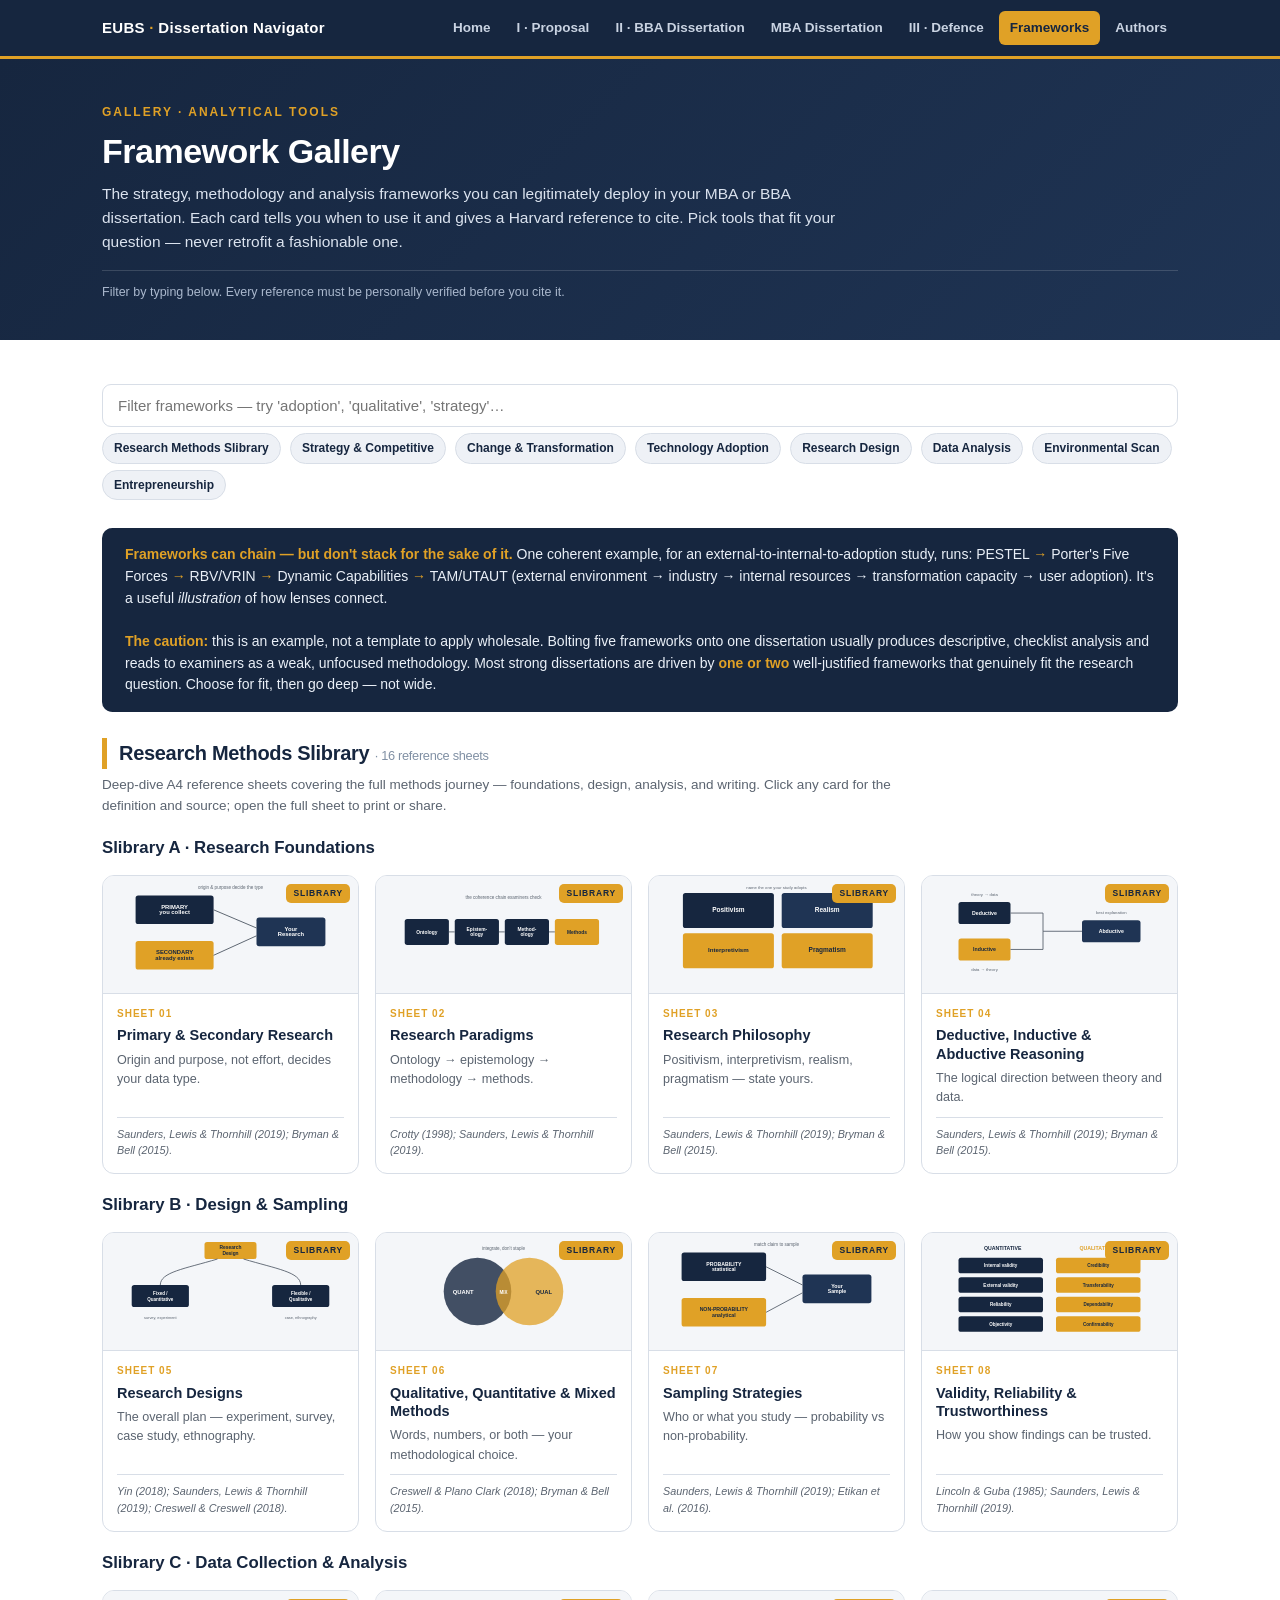
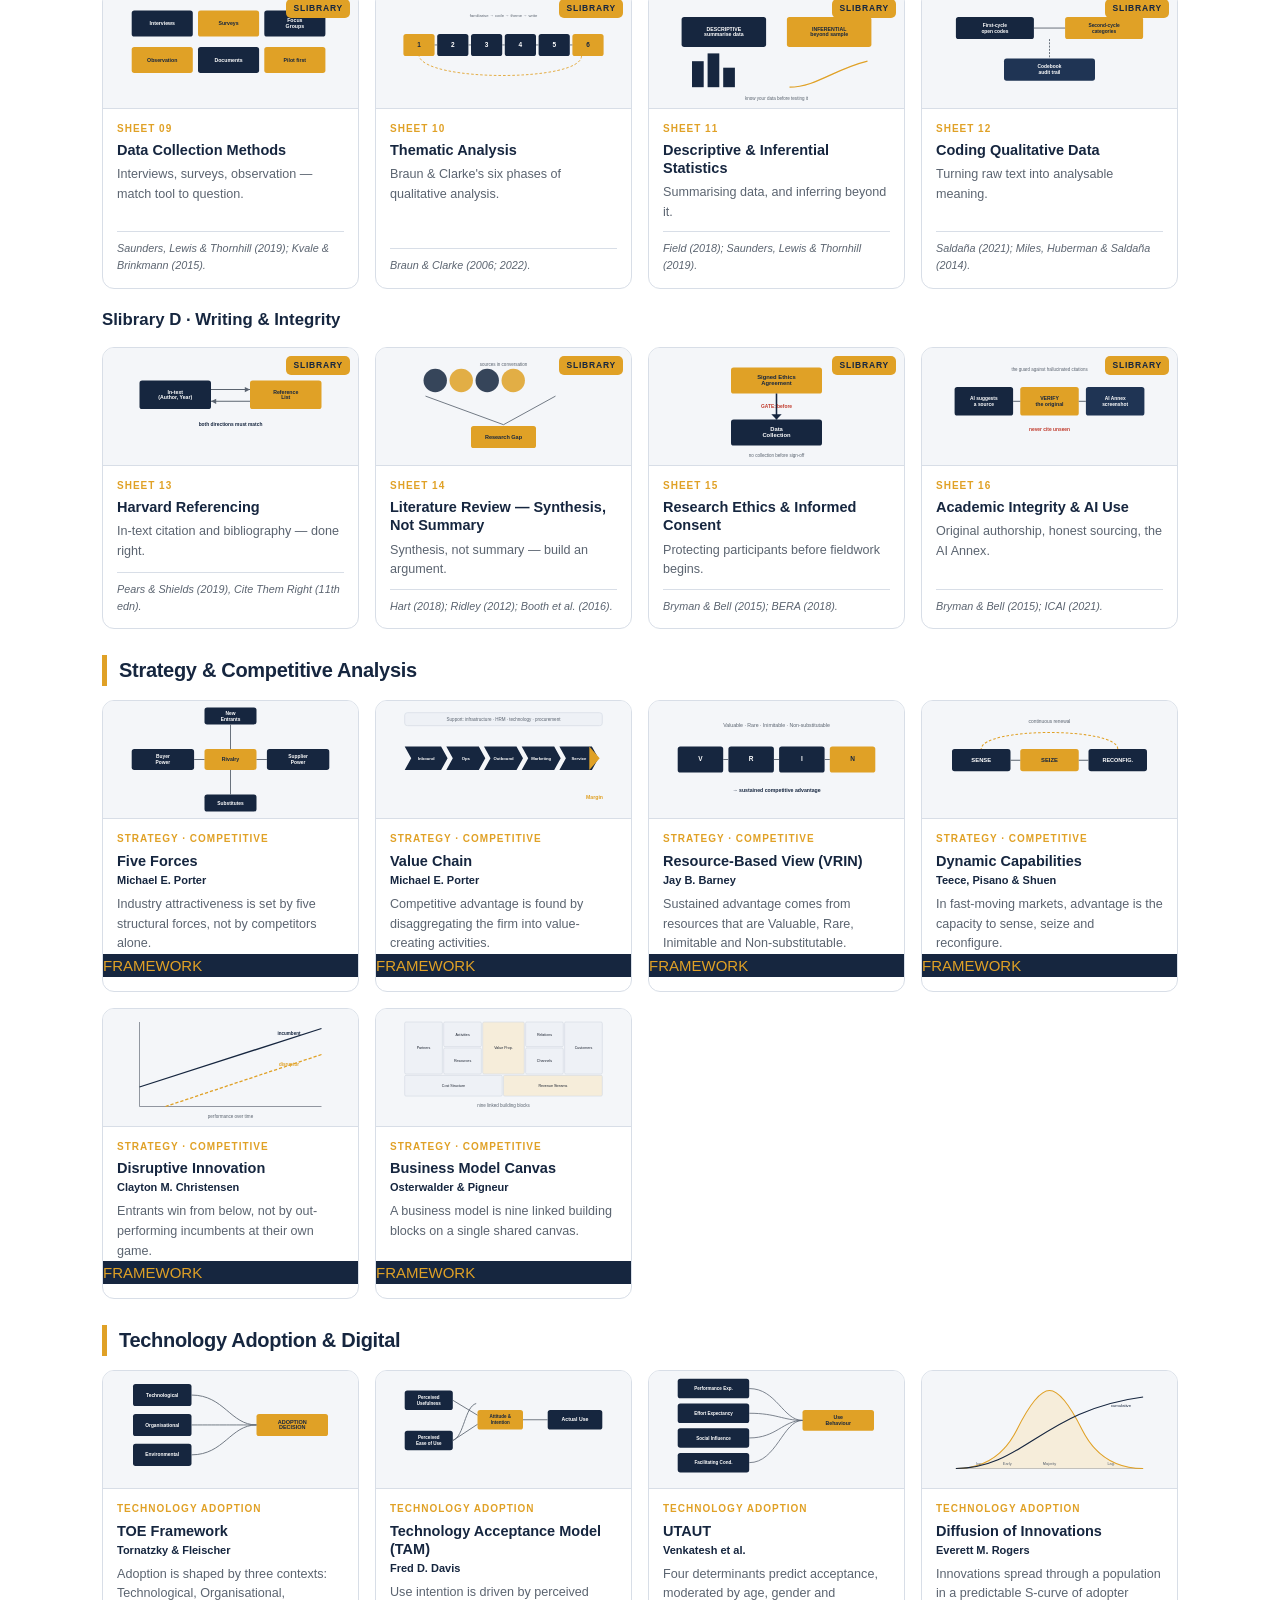
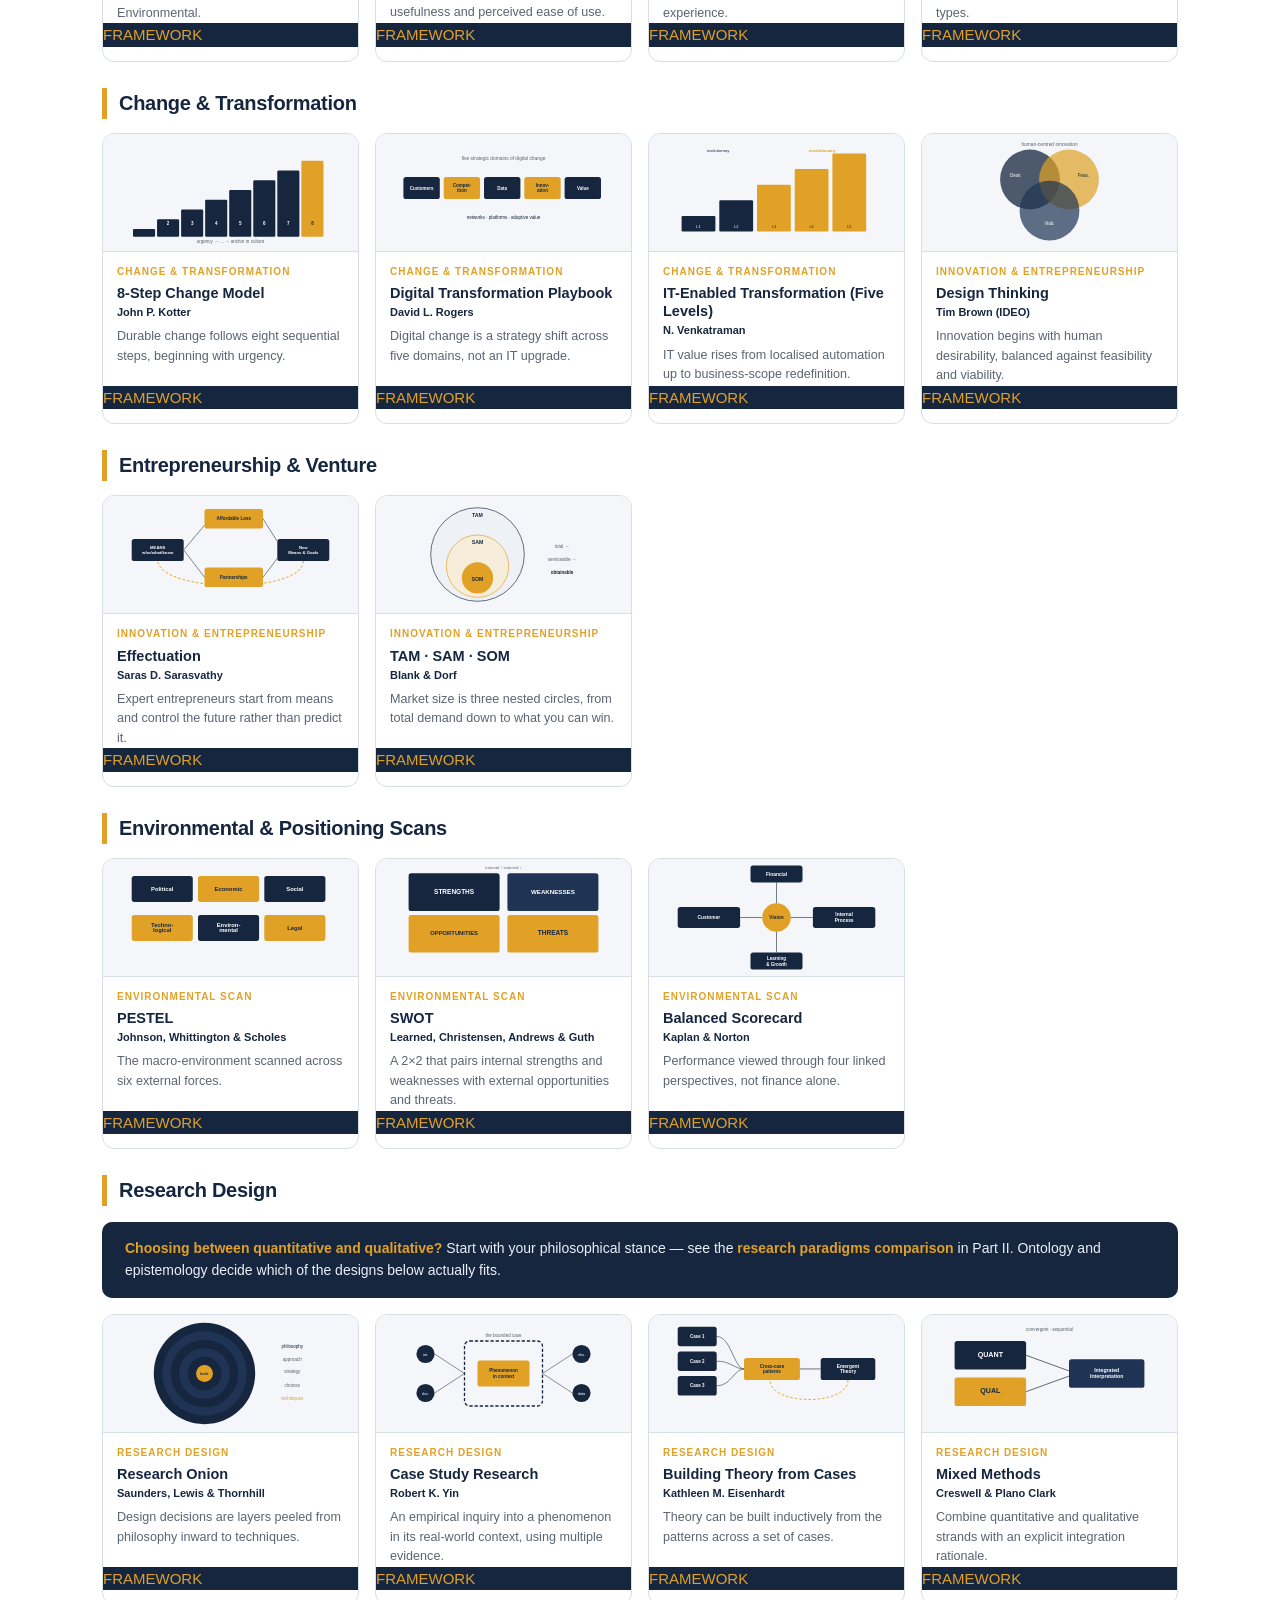
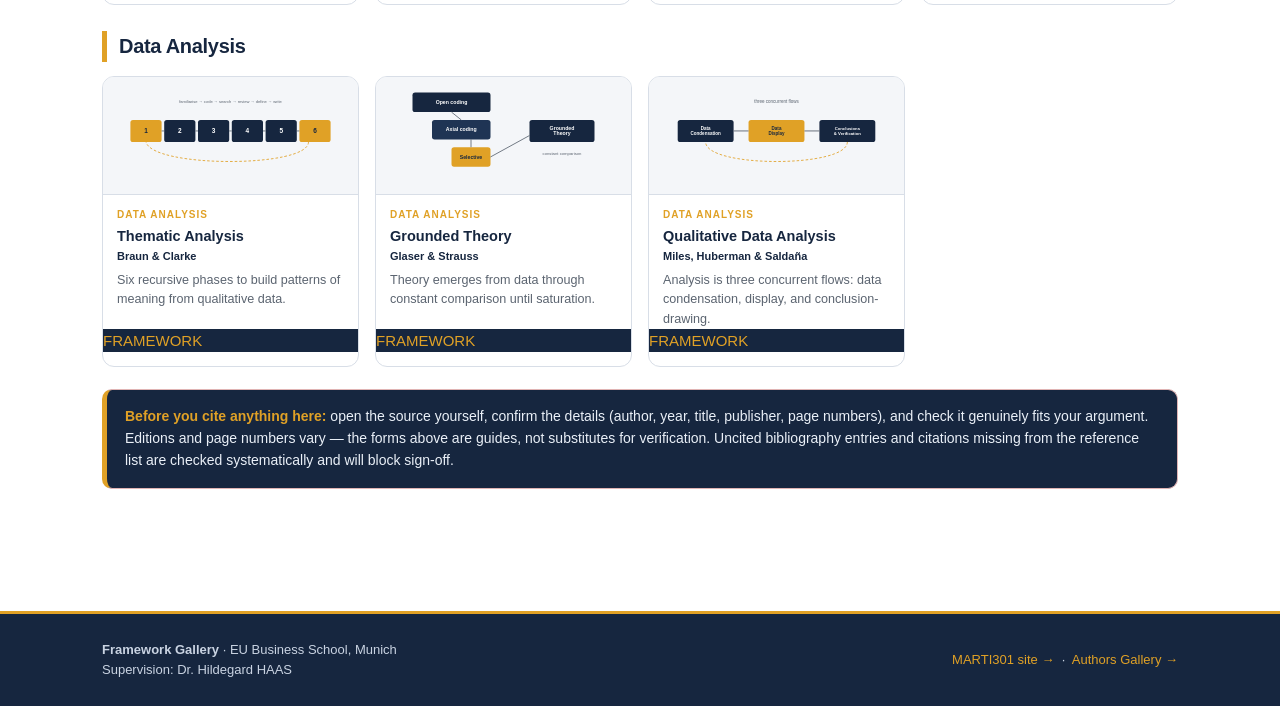
<file: frameworks.html>
<!DOCTYPE html>
<html lang="en">
<head>
<meta charset="utf-8">
<meta name="viewport" content="width=device-width, initial-scale=1.0">
<title>Framework Gallery | EUBS Dissertation Navigator</title>
<link rel="stylesheet" href="style.css">
</head>
<body>

<div class="topbar"><div class="wrap">
  <span class="brand">EUBS <span class="accent">·</span> Dissertation Navigator</span>
  <nav class="nav">
    <a href="index.html">Home</a>
    <a href="part1-proposal.html">I · Proposal</a>
    <a href="bba.html">II · BBA Dissertation</a>
    <a href="part2-dissertation.html">MBA Dissertation</a>
    <a href="part3-defense.html">III · Defence</a>
    <a href="frameworks.html" class="active">Frameworks</a>
    <a href="authors.html">Authors</a>
  </nav>
</div></div>

<div class="hero"><div class="wrap">
  <div class="eyebrow">Gallery · Analytical Tools</div>
  <h1>Framework Gallery</h1>
  <p>The strategy, methodology and analysis frameworks you can legitimately deploy in your MBA or BBA dissertation. Each card tells you when to use it and gives a Harvard reference to cite. Pick tools that fit your question — never retrofit a fashionable one.</p>
  <div class="meta">Filter by typing below. Every reference must be personally verified before you cite it.</div>
</div></div>

<main><div class="wrap">

  <div class="searchbox">
    <input type="text" id="q" placeholder="Filter frameworks — try 'adoption', 'qualitative', 'strategy'…" onkeyup="filt()">
  </div>

  <div style="margin-bottom:20px">
    <span class="pill">Research Methods Slibrary</span>
    <span class="pill">Strategy &amp; Competitive</span>
    <span class="pill">Change &amp; Transformation</span>
    <span class="pill">Technology Adoption</span>
    <span class="pill">Research Design</span>
    <span class="pill">Data Analysis</span>
    <span class="pill">Environmental Scan</span>
    <span class="pill">Entrepreneurship</span>
  </div>

  <section>
    <div class="callout" style="border-left-color:var(--navy)">
      <b>Frameworks can chain — but don't stack for the sake of it.</b> One coherent example, for an external-to-internal-to-adoption study, runs: PESTEL <span style="color:var(--gold)">→</span> Porter's Five Forces <span style="color:var(--gold)">→</span> RBV/VRIN <span style="color:var(--gold)">→</span> Dynamic Capabilities <span style="color:var(--gold)">→</span> TAM/UTAUT (external environment → industry → internal resources → transformation capacity → user adoption). It's a useful <i>illustration</i> of how lenses connect.
      <br><br>
      <b>The caution:</b> this is an example, not a template to apply wholesale. Bolting five frameworks onto one dissertation usually produces descriptive, checklist analysis and reads to examiners as a weak, unfocused methodology. Most strong dissertations are driven by <b>one or two</b> well-justified frameworks that genuinely fit the research question. Choose for fit, then go deep — not wide.
    </div>
  </section>

  <section>
    <h2 class="sec">Research Methods Slibrary <span style="font-size:.8rem;color:#8090a4;font-weight:normal">· 16 reference sheets</span></h2>
    <p class="sec-sub">Deep-dive A4 reference sheets covering the full methods journey — foundations, design, analysis, and writing. Click any card for the definition and source; open the full sheet to print or share.</p>

    <h3 style="color:var(--navy);font-size:1.05rem;margin:18px 0 10px">Slibrary A · Research Foundations</h3>
    <div class="gallery">
      <div class="fw slib" onclick="openSlib('01_primary_secondary')">
        <div class="fig"><svg viewBox="0 0 320 180" preserveAspectRatio="xMidYMid meet" xmlns="http://www.w3.org/2000/svg" font-family="Arial,Helvetica,sans-serif"><rect x="14" y="30" width="120" height="44" rx="4" fill="#16263F"/><text x="74.0" y="50.0" font-size="9" fill="#fff" text-anchor="middle" font-weight="bold"><tspan x="74.0" dy="0">PRIMARY</tspan><tspan x="74.0" dy="9">you collect</tspan></text><rect x="14" y="100" width="120" height="44" rx="4" fill="#E0A126"/><text x="74.0" y="120.0" font-size="9" fill="#16263F" text-anchor="middle" font-weight="bold"><tspan x="74.0" dy="0">SECONDARY</tspan><tspan x="74.0" dy="9">already exists</tspan></text><rect x="200" y="64" width="106" height="44" rx="4" fill="#1f3454"/><text x="253.0" y="84.0" font-size="9" fill="#fff" text-anchor="middle" font-weight="bold"><tspan x="253.0" dy="0">Your</tspan><tspan x="253.0" dy="9">Research</tspan></text><path d="M134 52 L200 80 M134 122 L200 92" stroke="#5b6470" stroke-width="1.5" fill="none"/><text x="160" y="20" font-size="7" fill="#5b6470" text-anchor="middle" font-weight="normal">origin & purpose decide the type</text></svg></div>
        <span class="fw-cat">Sheet 01</span>
        <h4>Primary & Secondary Research</h4>
        <div class="fw-use">Origin and purpose, not effort, decides your data type.</div>
        <div class="fw-ref">Saunders, Lewis & Thornhill (2019); Bryman & Bell (2015).</div>
      </div>
      <div class="fw slib" onclick="openSlib('02_paradigms')">
        <div class="fig"><svg viewBox="0 0 320 180" preserveAspectRatio="xMidYMid meet" xmlns="http://www.w3.org/2000/svg" font-family="Arial,Helvetica,sans-serif"><rect x="8" y="66" width="68" height="40" rx="4" fill="#16263F"/><text x="42.0" y="88.5" font-size="7.5" fill="#fff" text-anchor="middle" font-weight="bold"><tspan x="42.0" dy="0">Ontology</tspan></text><rect x="85" y="66" width="68" height="40" rx="4" fill="#16263F"/><text x="119.0" y="84.0" font-size="7.5" fill="#fff" text-anchor="middle" font-weight="bold"><tspan x="119.0" dy="0">Epistem-</tspan><tspan x="119.0" dy="9">ology</tspan></text><rect x="162" y="66" width="68" height="40" rx="4" fill="#16263F"/><text x="196.0" y="84.0" font-size="7.5" fill="#fff" text-anchor="middle" font-weight="bold"><tspan x="196.0" dy="0">Method-</tspan><tspan x="196.0" dy="9">ology</tspan></text><rect x="239" y="66" width="68" height="40" rx="4" fill="#E0A126"/><text x="273.0" y="88.5" font-size="7.5" fill="#16263F" text-anchor="middle" font-weight="bold"><tspan x="273.0" dy="0">Methods</tspan></text><path d="M76 86 L85 86" stroke="#5b6470" stroke-width="1.4"/><path d="M153 86 L162 86" stroke="#5b6470" stroke-width="1.4"/><path d="M230 86 L239 86" stroke="#5b6470" stroke-width="1.4"/><text x="160" y="36" font-size="7" fill="#5b6470" text-anchor="middle" font-weight="normal">the coherence chain examiners check</text></svg></div>
        <span class="fw-cat">Sheet 02</span>
        <h4>Research Paradigms</h4>
        <div class="fw-use">Ontology → epistemology → methodology → methods.</div>
        <div class="fw-ref">Crotty (1998); Saunders, Lewis & Thornhill (2019).</div>
      </div>
      <div class="fw slib" onclick="openSlib('03_philosophy')">
        <div class="fig"><svg viewBox="0 0 320 180" preserveAspectRatio="xMidYMid meet" xmlns="http://www.w3.org/2000/svg" font-family="Arial,Helvetica,sans-serif"><rect x="16" y="26" width="140" height="54" rx="4" fill="#16263F"/><text x="86.0" y="55.5" font-size="10" fill="#fff" text-anchor="middle" font-weight="bold"><tspan x="86.0" dy="0">Positivism</tspan></text><rect x="168" y="26" width="140" height="54" rx="4" fill="#1f3454"/><text x="238.0" y="55.5" font-size="10" fill="#fff" text-anchor="middle" font-weight="bold"><tspan x="238.0" dy="0">Realism</tspan></text><rect x="16" y="88" width="140" height="54" rx="4" fill="#E0A126"/><text x="86.0" y="117.5" font-size="9.5" fill="#16263F" text-anchor="middle" font-weight="bold"><tspan x="86.0" dy="0">Interpretivism</tspan></text><rect x="168" y="88" width="140" height="54" rx="4" fill="#E0A126"/><text x="238.0" y="117.5" font-size="10" fill="#16263F" text-anchor="middle" font-weight="bold"><tspan x="238.0" dy="0">Pragmatism</tspan></text><text x="160" y="20" font-size="6.5" fill="#5b6470" text-anchor="middle" font-weight="normal">name the one your study adopts</text></svg></div>
        <span class="fw-cat">Sheet 03</span>
        <h4>Research Philosophy</h4>
        <div class="fw-use">Positivism, interpretivism, realism, pragmatism — state yours.</div>
        <div class="fw-ref">Saunders, Lewis & Thornhill (2019); Bryman & Bell (2015).</div>
      </div>
      <div class="fw slib" onclick="openSlib('04_reasoning')">
        <div class="fig"><svg viewBox="0 0 320 180" preserveAspectRatio="xMidYMid meet" xmlns="http://www.w3.org/2000/svg" font-family="Arial,Helvetica,sans-serif"><rect x="20" y="40" width="80" height="34" rx="4" fill="#16263F"/><text x="60.0" y="59.5" font-size="8" fill="#fff" text-anchor="middle" font-weight="bold"><tspan x="60.0" dy="0">Deductive</tspan></text><rect x="20" y="96" width="80" height="34" rx="4" fill="#E0A126"/><text x="60.0" y="115.5" font-size="8" fill="#16263F" text-anchor="middle" font-weight="bold"><tspan x="60.0" dy="0">Inductive</tspan></text><rect x="210" y="68" width="90" height="34" rx="4" fill="#1f3454"/><text x="255.0" y="87.5" font-size="8" fill="#fff" text-anchor="middle" font-weight="bold"><tspan x="255.0" dy="0">Abductive</tspan></text><text x="60" y="30" font-size="6.5" fill="#5b6470" text-anchor="middle" font-weight="normal">theory &#8594; data</text><text x="60" y="146" font-size="6.5" fill="#5b6470" text-anchor="middle" font-weight="normal">data &#8594; theory</text><path d="M100 57 L150 57 L150 85 M100 113 L150 113 L150 85 M150 85 L210 85" stroke="#5b6470" stroke-width="1.4" fill="none"/><text x="255" y="58" font-size="6.5" fill="#5b6470" text-anchor="middle" font-weight="normal">best explanation</text></svg></div>
        <span class="fw-cat">Sheet 04</span>
        <h4>Deductive, Inductive & Abductive Reasoning</h4>
        <div class="fw-use">The logical direction between theory and data.</div>
        <div class="fw-ref">Saunders, Lewis & Thornhill (2019); Bryman & Bell (2015).</div>
      </div>
    </div>
    <h3 style="color:var(--navy);font-size:1.05rem;margin:18px 0 10px">Slibrary B · Design & Sampling</h3>
    <div class="gallery">
      <div class="fw slib" onclick="openSlib('05_designs')">
        <div class="fig"><svg viewBox="0 0 320 180" preserveAspectRatio="xMidYMid meet" xmlns="http://www.w3.org/2000/svg" font-family="Arial,Helvetica,sans-serif"><rect x="120" y="14" width="80" height="26" rx="4" fill="#E0A126"/><text x="160.0" y="25.0" font-size="7.5" fill="#16263F" text-anchor="middle" font-weight="bold"><tspan x="160.0" dy="0">Research</tspan><tspan x="160.0" dy="9">Design</tspan></text><rect x="8" y="80" width="88" height="34" rx="4" fill="#16263F"/><text x="52.0" y="95.0" font-size="7" fill="#fff" text-anchor="middle" font-weight="bold"><tspan x="52.0" dy="0">Fixed /</tspan><tspan x="52.0" dy="9">Quantitative</tspan></text><rect x="224" y="80" width="88" height="34" rx="4" fill="#16263F"/><text x="268.0" y="95.0" font-size="7" fill="#fff" text-anchor="middle" font-weight="bold"><tspan x="268.0" dy="0">Flexible /</tspan><tspan x="268.0" dy="9">Qualitative</tspan></text><path d="M140 40 C90 55 52 60 52 80 M180 40 C230 55 268 60 268 80" stroke="#5b6470" stroke-width="1.4" fill="none"/><text x="52" y="132" font-size="6" fill="#5b6470" text-anchor="middle" font-weight="normal">survey, experiment</text><text x="268" y="132" font-size="6" fill="#5b6470" text-anchor="middle" font-weight="normal">case, ethnography</text></svg></div>
        <span class="fw-cat">Sheet 05</span>
        <h4>Research Designs</h4>
        <div class="fw-use">The overall plan — experiment, survey, case study, ethnography.</div>
        <div class="fw-ref">Yin (2018); Saunders, Lewis & Thornhill (2019); Creswell & Creswell (2018).</div>
      </div>
      <div class="fw slib" onclick="openSlib('06_qual_quant_mixed')">
        <div class="fig"><svg viewBox="0 0 320 180" preserveAspectRatio="xMidYMid meet" xmlns="http://www.w3.org/2000/svg" font-family="Arial,Helvetica,sans-serif"><circle cx="120" cy="90" r="52" fill="#16263F" opacity="0.8"/><circle cx="200" cy="90" r="52" fill="#E0A126" opacity="0.75"/><text x="98" y="94" font-size="9" fill="#fff" text-anchor="middle" font-weight="bold">QUANT</text><text x="222" y="94" font-size="9" fill="#16263F" text-anchor="middle" font-weight="bold">QUAL</text><text x="160" y="94" font-size="7" fill="#fff" text-anchor="middle" font-weight="bold">MIX</text><text x="160" y="26" font-size="7" fill="#5b6470" text-anchor="middle" font-weight="normal">integrate, don't staple</text></svg></div>
        <span class="fw-cat">Sheet 06</span>
        <h4>Qualitative, Quantitative & Mixed Methods</h4>
        <div class="fw-use">Words, numbers, or both — your methodological choice.</div>
        <div class="fw-ref">Creswell & Plano Clark (2018); Bryman & Bell (2015).</div>
      </div>
      <div class="fw slib" onclick="openSlib('07_sampling')">
        <div class="fig"><svg viewBox="0 0 320 180" preserveAspectRatio="xMidYMid meet" xmlns="http://www.w3.org/2000/svg" font-family="Arial,Helvetica,sans-serif"><rect x="14" y="30" width="130" height="44" rx="4" fill="#16263F"/><text x="79.0" y="50.0" font-size="8" fill="#fff" text-anchor="middle" font-weight="bold"><tspan x="79.0" dy="0">PROBABILITY</tspan><tspan x="79.0" dy="9">statistical</tspan></text><rect x="14" y="100" width="130" height="44" rx="4" fill="#E0A126"/><text x="79.0" y="120.0" font-size="8" fill="#16263F" text-anchor="middle" font-weight="bold"><tspan x="79.0" dy="0">NON-PROBABILITY</tspan><tspan x="79.0" dy="9">analytical</tspan></text><rect x="200" y="64" width="106" height="44" rx="4" fill="#1f3454"/><text x="253.0" y="84.0" font-size="8" fill="#fff" text-anchor="middle" font-weight="bold"><tspan x="253.0" dy="0">Your</tspan><tspan x="253.0" dy="9">Sample</tspan></text><path d="M144 52 L200 80 M144 122 L200 92" stroke="#5b6470" stroke-width="1.4" fill="none"/><text x="160" y="20" font-size="7" fill="#5b6470" text-anchor="middle" font-weight="normal">match claim to sample</text></svg></div>
        <span class="fw-cat">Sheet 07</span>
        <h4>Sampling Strategies</h4>
        <div class="fw-use">Who or what you study — probability vs non-probability.</div>
        <div class="fw-ref">Saunders, Lewis & Thornhill (2019); Etikan et al. (2016).</div>
      </div>
      <div class="fw slib" onclick="openSlib('08_validity')">
        <div class="fig"><svg viewBox="0 0 320 180" preserveAspectRatio="xMidYMid meet" xmlns="http://www.w3.org/2000/svg" font-family="Arial,Helvetica,sans-serif"><text x="88" y="26" font-size="8" fill="#16263F" text-anchor="middle" font-weight="bold">QUANTITATIVE</text><text x="232" y="26" font-size="8" fill="#E0A126" text-anchor="middle" font-weight="bold">QUALITATIVE</text><rect x="20" y="38" width="130" height="24" rx="4" fill="#16263F"/><text x="85.0" y="52.5" font-size="7" fill="#fff" text-anchor="middle" font-weight="bold"><tspan x="85.0" dy="0">Internal validity</tspan></text><rect x="170" y="38" width="130" height="24" rx="4" fill="#E0A126"/><text x="235.0" y="52.5" font-size="7" fill="#16263F" text-anchor="middle" font-weight="bold"><tspan x="235.0" dy="0">Credibility</tspan></text><rect x="20" y="68" width="130" height="24" rx="4" fill="#16263F"/><text x="85.0" y="82.5" font-size="7" fill="#fff" text-anchor="middle" font-weight="bold"><tspan x="85.0" dy="0">External validity</tspan></text><rect x="170" y="68" width="130" height="24" rx="4" fill="#E0A126"/><text x="235.0" y="82.5" font-size="7" fill="#16263F" text-anchor="middle" font-weight="bold"><tspan x="235.0" dy="0">Transferability</tspan></text><rect x="20" y="98" width="130" height="24" rx="4" fill="#16263F"/><text x="85.0" y="112.5" font-size="7" fill="#fff" text-anchor="middle" font-weight="bold"><tspan x="85.0" dy="0">Reliability</tspan></text><rect x="170" y="98" width="130" height="24" rx="4" fill="#E0A126"/><text x="235.0" y="112.5" font-size="7" fill="#16263F" text-anchor="middle" font-weight="bold"><tspan x="235.0" dy="0">Dependability</tspan></text><rect x="20" y="128" width="130" height="24" rx="4" fill="#16263F"/><text x="85.0" y="142.5" font-size="7" fill="#fff" text-anchor="middle" font-weight="bold"><tspan x="85.0" dy="0">Objectivity</tspan></text><rect x="170" y="128" width="130" height="24" rx="4" fill="#E0A126"/><text x="235.0" y="142.5" font-size="7" fill="#16263F" text-anchor="middle" font-weight="bold"><tspan x="235.0" dy="0">Confirmability</tspan></text></svg></div>
        <span class="fw-cat">Sheet 08</span>
        <h4>Validity, Reliability & Trustworthiness</h4>
        <div class="fw-use">How you show findings can be trusted.</div>
        <div class="fw-ref">Lincoln & Guba (1985); Saunders, Lewis & Thornhill (2019).</div>
      </div>
    </div>
    <h3 style="color:var(--navy);font-size:1.05rem;margin:18px 0 10px">Slibrary C · Data Collection & Analysis</h3>
    <div class="gallery">
      <div class="fw slib" onclick="openSlib('09_data_collection')">
        <div class="fig"><svg viewBox="0 0 320 180" preserveAspectRatio="xMidYMid meet" xmlns="http://www.w3.org/2000/svg" font-family="Arial,Helvetica,sans-serif"><rect x="8" y="30" width="94" height="40" rx="4" fill="#16263F"/><text x="55.0" y="52.5" font-size="8" fill="#fff" text-anchor="middle" font-weight="bold"><tspan x="55.0" dy="0">Interviews</tspan></text><rect x="110" y="30" width="94" height="40" rx="4" fill="#E0A126"/><text x="157.0" y="52.5" font-size="8" fill="#16263F" text-anchor="middle" font-weight="bold"><tspan x="157.0" dy="0">Surveys</tspan></text><rect x="212" y="30" width="94" height="40" rx="4" fill="#16263F"/><text x="259.0" y="48.0" font-size="8" fill="#fff" text-anchor="middle" font-weight="bold"><tspan x="259.0" dy="0">Focus</tspan><tspan x="259.0" dy="9">Groups</tspan></text><rect x="8" y="86" width="94" height="40" rx="4" fill="#E0A126"/><text x="55.0" y="108.5" font-size="8" fill="#16263F" text-anchor="middle" font-weight="bold"><tspan x="55.0" dy="0">Observation</tspan></text><rect x="110" y="86" width="94" height="40" rx="4" fill="#16263F"/><text x="157.0" y="108.5" font-size="8" fill="#fff" text-anchor="middle" font-weight="bold"><tspan x="157.0" dy="0">Documents</tspan></text><rect x="212" y="86" width="94" height="40" rx="4" fill="#E0A126"/><text x="259.0" y="108.5" font-size="8" fill="#16263F" text-anchor="middle" font-weight="bold"><tspan x="259.0" dy="0">Pilot first</tspan></text></svg></div>
        <span class="fw-cat">Sheet 09</span>
        <h4>Data Collection Methods</h4>
        <div class="fw-use">Interviews, surveys, observation — match tool to question.</div>
        <div class="fw-ref">Saunders, Lewis & Thornhill (2019); Kvale & Brinkmann (2015).</div>
      </div>
      <div class="fw slib" onclick="openSlib('10_thematic')">
        <div class="fig"><svg viewBox="0 0 320 180" preserveAspectRatio="xMidYMid meet" xmlns="http://www.w3.org/2000/svg" font-family="Arial,Helvetica,sans-serif"><rect x="6" y="66" width="48" height="34" rx="4" fill="#E0A126"/><text x="30.0" y="85.5" font-size="10" fill="#16263F" text-anchor="middle" font-weight="bold"><tspan x="30.0" dy="0">1</tspan></text><rect x="58" y="66" width="48" height="34" rx="4" fill="#16263F"/><text x="82.0" y="85.5" font-size="10" fill="#fff" text-anchor="middle" font-weight="bold"><tspan x="82.0" dy="0">2</tspan></text><rect x="110" y="66" width="48" height="34" rx="4" fill="#16263F"/><text x="134.0" y="85.5" font-size="10" fill="#fff" text-anchor="middle" font-weight="bold"><tspan x="134.0" dy="0">3</tspan></text><rect x="162" y="66" width="48" height="34" rx="4" fill="#16263F"/><text x="186.0" y="85.5" font-size="10" fill="#fff" text-anchor="middle" font-weight="bold"><tspan x="186.0" dy="0">4</tspan></text><rect x="214" y="66" width="48" height="34" rx="4" fill="#16263F"/><text x="238.0" y="85.5" font-size="10" fill="#fff" text-anchor="middle" font-weight="bold"><tspan x="238.0" dy="0">5</tspan></text><rect x="266" y="66" width="48" height="34" rx="4" fill="#E0A126"/><text x="290.0" y="85.5" font-size="10" fill="#16263F" text-anchor="middle" font-weight="bold"><tspan x="290.0" dy="0">6</tspan></text><path d="M54 83 L58 83" stroke="#5b6470" stroke-width="1.3"/><path d="M106 83 L110 83" stroke="#5b6470" stroke-width="1.3"/><path d="M158 83 L162 83" stroke="#5b6470" stroke-width="1.3"/><path d="M210 83 L214 83" stroke="#5b6470" stroke-width="1.3"/><path d="M262 83 L266 83" stroke="#5b6470" stroke-width="1.3"/><text x="160" y="40" font-size="6.4" fill="#5b6470" text-anchor="middle" font-weight="normal">familiarise &#8594; code &#8594; theme &#8594; write</text><path d="M280 100 C280 140 40 140 30 100" stroke="#E0A126" stroke-width="1.3" fill="none" stroke-dasharray="4 3"/></svg></div>
        <span class="fw-cat">Sheet 10</span>
        <h4>Thematic Analysis</h4>
        <div class="fw-use">Braun & Clarke's six phases of qualitative analysis.</div>
        <div class="fw-ref">Braun & Clarke (2006; 2022).</div>
      </div>
      <div class="fw slib" onclick="openSlib('11_statistics')">
        <div class="fig"><svg viewBox="0 0 320 180" preserveAspectRatio="xMidYMid meet" xmlns="http://www.w3.org/2000/svg" font-family="Arial,Helvetica,sans-serif"><rect x="14" y="40" width="130" height="46" rx="4" fill="#16263F"/><text x="79.0" y="61.0" font-size="8" fill="#fff" text-anchor="middle" font-weight="bold"><tspan x="79.0" dy="0">DESCRIPTIVE</tspan><tspan x="79.0" dy="9">summarise data</tspan></text><rect x="176" y="40" width="130" height="46" rx="4" fill="#E0A126"/><text x="241.0" y="61.0" font-size="8" fill="#16263F" text-anchor="middle" font-weight="bold"><tspan x="241.0" dy="0">INFERENTIAL</tspan><tspan x="241.0" dy="9">beyond sample</tspan></text><rect x="30" y="108" width="18" height="40" fill="#16263F"/><rect x="54" y="96" width="18" height="52" fill="#16263F"/><rect x="78" y="118" width="18" height="30" fill="#16263F"/><path d="M180 148 C220 148 250 120 300 108" stroke="#E0A126" stroke-width="2" fill="none"/><text x="160" y="168" font-size="7" fill="#5b6470" text-anchor="middle" font-weight="normal">know your data before testing it</text></svg></div>
        <span class="fw-cat">Sheet 11</span>
        <h4>Descriptive & Inferential Statistics</h4>
        <div class="fw-use">Summarising data, and inferring beyond it.</div>
        <div class="fw-ref">Field (2018); Saunders, Lewis & Thornhill (2019).</div>
      </div>
      <div class="fw slib" onclick="openSlib('12_coding')">
        <div class="fig"><svg viewBox="0 0 320 180" preserveAspectRatio="xMidYMid meet" xmlns="http://www.w3.org/2000/svg" font-family="Arial,Helvetica,sans-serif"><rect x="16" y="40" width="120" height="34" rx="4" fill="#16263F"/><text x="76.0" y="55.0" font-size="7.5" fill="#fff" text-anchor="middle" font-weight="bold"><tspan x="76.0" dy="0">First-cycle</tspan><tspan x="76.0" dy="9">open codes</tspan></text><rect x="184" y="40" width="120" height="34" rx="4" fill="#E0A126"/><text x="244.0" y="55.0" font-size="7.5" fill="#16263F" text-anchor="middle" font-weight="bold"><tspan x="244.0" dy="0">Second-cycle</tspan><tspan x="244.0" dy="9">categories</tspan></text><rect x="90" y="104" width="140" height="34" rx="4" fill="#1f3454"/><text x="160.0" y="119.0" font-size="7.5" fill="#fff" text-anchor="middle" font-weight="bold"><tspan x="160.0" dy="0">Codebook</tspan><tspan x="160.0" dy="9">audit trail</tspan></text><path d="M136 57 L184 57" stroke="#5b6470" stroke-width="1.4"/><path d="M160 74 L160 104" stroke="#5b6470" stroke-width="1.4" stroke-dasharray="3 2"/></svg></div>
        <span class="fw-cat">Sheet 12</span>
        <h4>Coding Qualitative Data</h4>
        <div class="fw-use">Turning raw text into analysable meaning.</div>
        <div class="fw-ref">Saldaña (2021); Miles, Huberman & Saldaña (2014).</div>
      </div>
    </div>
    <h3 style="color:var(--navy);font-size:1.05rem;margin:18px 0 10px">Slibrary D · Writing & Integrity</h3>
    <div class="gallery">
      <div class="fw slib" onclick="openSlib('13_harvard')">
        <div class="fig"><svg viewBox="0 0 320 180" preserveAspectRatio="xMidYMid meet" xmlns="http://www.w3.org/2000/svg" font-family="Arial,Helvetica,sans-serif"><rect x="20" y="50" width="110" height="44" rx="4" fill="#16263F"/><text x="75.0" y="70.0" font-size="8" fill="#fff" text-anchor="middle" font-weight="bold"><tspan x="75.0" dy="0">In-text</tspan><tspan x="75.0" dy="9">(Author, Year)</tspan></text><rect x="190" y="50" width="110" height="44" rx="4" fill="#E0A126"/><text x="245.0" y="70.0" font-size="8" fill="#16263F" text-anchor="middle" font-weight="bold"><tspan x="245.0" dy="0">Reference</tspan><tspan x="245.0" dy="9">List</tspan></text><path d="M130 64 L190 64" stroke="#5b6470" stroke-width="1.6"/><path d="M182 60 L190 64 L182 68" fill="#5b6470"/><path d="M190 82 L130 82" stroke="#5b6470" stroke-width="1.6"/><path d="M138 78 L130 82 L138 86" fill="#5b6470"/><text x="160" y="120" font-size="7.5" fill="#16263F" text-anchor="middle" font-weight="bold">both directions must match</text></svg></div>
        <span class="fw-cat">Sheet 13</span>
        <h4>Harvard Referencing</h4>
        <div class="fw-use">In-text citation and bibliography — done right.</div>
        <div class="fw-ref">Pears & Shields (2019), Cite Them Right (11th edn).</div>
      </div>
      <div class="fw slib" onclick="openSlib('14_literature_review')">
        <div class="fig"><svg viewBox="0 0 320 180" preserveAspectRatio="xMidYMid meet" xmlns="http://www.w3.org/2000/svg" font-family="Arial,Helvetica,sans-serif"><circle cx="55" cy="50" r="18" fill="#16263F" opacity="0.85"/><circle cx="95" cy="50" r="18" fill="#E0A126" opacity="0.85"/><circle cx="135" cy="50" r="18" fill="#16263F" opacity="0.85"/><circle cx="175" cy="50" r="18" fill="#E0A126" opacity="0.85"/><path d="M40 74 L160 118 M240 74 L160 118" stroke="#5b6470" stroke-width="1.3" fill="none"/><rect x="110" y="120" width="100" height="34" rx="4" fill="#E0A126"/><text x="160.0" y="139.5" font-size="8.5" fill="#16263F" text-anchor="middle" font-weight="bold"><tspan x="160.0" dy="0">Research Gap</tspan></text><text x="160" y="28" font-size="7" fill="#5b6470" text-anchor="middle" font-weight="normal">sources in conversation</text></svg></div>
        <span class="fw-cat">Sheet 14</span>
        <h4>Literature Review — Synthesis, Not Summary</h4>
        <div class="fw-use">Synthesis, not summary — build an argument.</div>
        <div class="fw-ref">Hart (2018); Ridley (2012); Booth et al. (2016).</div>
      </div>
      <div class="fw slib" onclick="openSlib('15_ethics')">
        <div class="fig"><svg viewBox="0 0 320 180" preserveAspectRatio="xMidYMid meet" xmlns="http://www.w3.org/2000/svg" font-family="Arial,Helvetica,sans-serif"><rect x="90" y="30" width="140" height="40" rx="4" fill="#E0A126"/><text x="160.0" y="48.0" font-size="9" fill="#16263F" text-anchor="middle" font-weight="bold"><tspan x="160.0" dy="0">Signed Ethics</tspan><tspan x="160.0" dy="9">Agreement</tspan></text><rect x="90" y="110" width="140" height="40" rx="4" fill="#16263F"/><text x="160.0" y="128.0" font-size="9" fill="#fff" text-anchor="middle" font-weight="bold"><tspan x="160.0" dy="0">Data</tspan><tspan x="160.0" dy="9">Collection</tspan></text><path d="M160 70 L160 110" stroke="#16263F" stroke-width="2.4"/><path d="M152 102 L160 110 L168 102" fill="#16263F"/><text x="160" y="92" font-size="7.5" fill="#c0392b" text-anchor="middle" font-weight="bold">GATE: before</text><text x="160" y="168" font-size="7" fill="#5b6470" text-anchor="middle" font-weight="normal">no collection before sign-off</text></svg></div>
        <span class="fw-cat">Sheet 15</span>
        <h4>Research Ethics & Informed Consent</h4>
        <div class="fw-use">Protecting participants before fieldwork begins.</div>
        <div class="fw-ref">Bryman & Bell (2015); BERA (2018).</div>
      </div>
      <div class="fw slib" onclick="openSlib('16_integrity_ai')">
        <div class="fig"><svg viewBox="0 0 320 180" preserveAspectRatio="xMidYMid meet" xmlns="http://www.w3.org/2000/svg" font-family="Arial,Helvetica,sans-serif"><rect x="14" y="60" width="90" height="44" rx="4" fill="#16263F"/><text x="59.0" y="80.0" font-size="7.5" fill="#fff" text-anchor="middle" font-weight="bold"><tspan x="59.0" dy="0">AI suggests</tspan><tspan x="59.0" dy="9">a source</tspan></text><rect x="115" y="60" width="90" height="44" rx="4" fill="#E0A126"/><text x="160.0" y="80.0" font-size="8" fill="#16263F" text-anchor="middle" font-weight="bold"><tspan x="160.0" dy="0">VERIFY</tspan><tspan x="160.0" dy="9">the original</tspan></text><rect x="216" y="60" width="90" height="44" rx="4" fill="#1f3454"/><text x="261.0" y="80.0" font-size="7.5" fill="#fff" text-anchor="middle" font-weight="bold"><tspan x="261.0" dy="0">AI Annex</tspan><tspan x="261.0" dy="9">screenshot</tspan></text><path d="M104 82 L115 82 M205 82 L216 82" stroke="#5b6470" stroke-width="1.5"/><text x="160" y="36" font-size="6.8" fill="#5b6470" text-anchor="middle" font-weight="normal">the guard against hallucinated citations</text><text x="160" y="128" font-size="7.5" fill="#c0392b" text-anchor="middle" font-weight="bold">never cite unseen</text></svg></div>
        <span class="fw-cat">Sheet 16</span>
        <h4>Academic Integrity & AI Use</h4>
        <div class="fw-use">Original authorship, honest sourcing, the AI Annex.</div>
        <div class="fw-ref">Bryman & Bell (2015); ICAI (2021).</div>
      </div>
    </div>
  </section>

  <section>
    <h2 class="sec">Strategy &amp; Competitive Analysis</h2>
    <div class="gallery" id="g-strategy">

            <div class="fw fw-badge" onclick="openFw('five_forces')">
        <div class="fig"><svg viewBox="0 0 320 180" preserveAspectRatio="xMidYMid meet" xmlns="http://www.w3.org/2000/svg" font-family="Arial,Helvetica,sans-serif"><rect x="120" y="74" width="80" height="32" rx="4" fill="#E0A126"/><text x="160.0" y="92.5" font-size="8" fill="#16263F" text-anchor="middle" font-weight="bold"><tspan x="160.0" dy="0">Rivalry</tspan></text><rect x="120" y="10" width="80" height="26" rx="4" fill="#16263F"/><text x="160.0" y="21.0" font-size="7.5" fill="#fff" text-anchor="middle" font-weight="bold"><tspan x="160.0" dy="0">New</tspan><tspan x="160.0" dy="9">Entrants</tspan></text><rect x="120" y="144" width="80" height="26" rx="4" fill="#16263F"/><text x="160.0" y="159.5" font-size="7.5" fill="#fff" text-anchor="middle" font-weight="bold"><tspan x="160.0" dy="0">Substitutes</tspan></text><rect x="8" y="74" width="96" height="32" rx="4" fill="#16263F"/><text x="56.0" y="88.0" font-size="7.5" fill="#fff" text-anchor="middle" font-weight="bold"><tspan x="56.0" dy="0">Buyer</tspan><tspan x="56.0" dy="9">Power</tspan></text><rect x="216" y="74" width="96" height="32" rx="4" fill="#16263F"/><text x="264.0" y="88.0" font-size="7.5" fill="#fff" text-anchor="middle" font-weight="bold"><tspan x="264.0" dy="0">Supplier</tspan><tspan x="264.0" dy="9">Power</tspan></text><path d="M160 36 L160 74 M160 106 L160 144 M104 90 L120 90 M200 90 L216 90" stroke="#5b6470" stroke-width="1.4"/></svg></div>
        <span class="fw-cat">Strategy · Competitive</span>
        <h4>Five Forces</h4>
        <div class="fw-author">Michael E. Porter</div>
        <div class="fw-use">Industry attractiveness is set by five structural forces, not by competitors alone.</div>
      </div>

            <div class="fw fw-badge" onclick="openFw('value_chain')">
        <div class="fig"><svg viewBox="0 0 320 180" preserveAspectRatio="xMidYMid meet" xmlns="http://www.w3.org/2000/svg" font-family="Arial,Helvetica,sans-serif"><rect x="8" y="18" width="304" height="20" rx="4" fill="#eef1f6" stroke="#d4dae3"/><text x="160" y="31" font-size="7" fill="#5b6470" text-anchor="middle" font-weight="normal">Support: infrastructure · HRM · technology · procurement</text><path d="M8 70 L64 70 L74 88 L64 106 L8 106 L18 88 Z" fill="#16263F"/><text x="41.0" y="91" font-size="6.5" fill="#fff" text-anchor="middle" font-weight="bold">Inbound</text><path d="M72 70 L122 70 L132 88 L122 106 L72 106 L82 88 Z" fill="#16263F"/><text x="102.0" y="91" font-size="6.5" fill="#fff" text-anchor="middle" font-weight="bold">Ops</text><path d="M130 70 L180 70 L190 88 L180 106 L130 106 L140 88 Z" fill="#16263F"/><text x="160.0" y="91" font-size="6.5" fill="#fff" text-anchor="middle" font-weight="bold">Outbound</text><path d="M188 70 L238 70 L248 88 L238 106 L188 106 L198 88 Z" fill="#16263F"/><text x="218.0" y="91" font-size="6.5" fill="#fff" text-anchor="middle" font-weight="bold">Marketing</text><path d="M246 70 L296 70 L306 88 L296 106 L246 106 L256 88 Z" fill="#16263F"/><text x="276.0" y="91" font-size="6.5" fill="#fff" text-anchor="middle" font-weight="bold">Service</text><path d="M292 70 L308 88 L292 106" fill="#E0A126"/><text x="300" y="150" font-size="8" fill="#E0A126" text-anchor="middle" font-weight="bold">Margin</text></svg></div>
        <span class="fw-cat">Strategy · Competitive</span>
        <h4>Value Chain</h4>
        <div class="fw-author">Michael E. Porter</div>
        <div class="fw-use">Competitive advantage is found by disaggregating the firm into value-creating activities.</div>
      </div>

            <div class="fw fw-badge" onclick="openFw('rbv')">
        <div class="fig"><svg viewBox="0 0 320 180" preserveAspectRatio="xMidYMid meet" xmlns="http://www.w3.org/2000/svg" font-family="Arial,Helvetica,sans-serif"><rect x="8" y="70" width="70" height="40" rx="4" fill="#16263F"/><text x="43.0" y="92.5" font-size="10" fill="#fff" text-anchor="middle" font-weight="bold"><tspan x="43.0" dy="0">V</tspan></text><rect x="86" y="70" width="70" height="40" rx="4" fill="#16263F"/><text x="121.0" y="92.5" font-size="10" fill="#fff" text-anchor="middle" font-weight="bold"><tspan x="121.0" dy="0">R</tspan></text><rect x="164" y="70" width="70" height="40" rx="4" fill="#16263F"/><text x="199.0" y="92.5" font-size="10" fill="#fff" text-anchor="middle" font-weight="bold"><tspan x="199.0" dy="0">I</tspan></text><rect x="242" y="70" width="70" height="40" rx="4" fill="#E0A126"/><text x="277.0" y="92.5" font-size="10" fill="#16263F" text-anchor="middle" font-weight="bold"><tspan x="277.0" dy="0">N</tspan></text><text x="160" y="40" font-size="8" fill="#5b6470" text-anchor="middle" font-weight="normal">Valuable · Rare · Inimitable · Non-substitutable</text><text x="160" y="140" font-size="8" fill="#16263F" text-anchor="middle" font-weight="bold">→ sustained competitive advantage</text><path d="M78 90 L86 90" stroke="#5b6470" stroke-width="1.4"/><path d="M156 90 L164 90" stroke="#5b6470" stroke-width="1.4"/><path d="M234 90 L242 90" stroke="#5b6470" stroke-width="1.4"/></svg></div>
        <span class="fw-cat">Strategy · Competitive</span>
        <h4>Resource-Based View (VRIN)</h4>
        <div class="fw-author">Jay B. Barney</div>
        <div class="fw-use">Sustained advantage comes from resources that are Valuable, Rare, Inimitable and Non-substitutable.</div>
      </div>

            <div class="fw fw-badge" onclick="openFw('dynamic_cap')">
        <div class="fig"><svg viewBox="0 0 320 180" preserveAspectRatio="xMidYMid meet" xmlns="http://www.w3.org/2000/svg" font-family="Arial,Helvetica,sans-serif"><rect x="10" y="74" width="90" height="34" rx="4" fill="#16263F"/><text x="55.0" y="93.5" font-size="9" fill="#fff" text-anchor="middle" font-weight="bold"><tspan x="55.0" dy="0">SENSE</tspan></text><rect x="115" y="74" width="90" height="34" rx="4" fill="#E0A126"/><text x="160.0" y="93.5" font-size="9" fill="#16263F" text-anchor="middle" font-weight="bold"><tspan x="160.0" dy="0">SEIZE</tspan></text><rect x="220" y="74" width="90" height="34" rx="4" fill="#16263F"/><text x="265.0" y="93.5" font-size="8.5" fill="#fff" text-anchor="middle" font-weight="bold"><tspan x="265.0" dy="0">RECONFIG.</tspan></text><path d="M100 91 L115 91 M205 91 L220 91" stroke="#5b6470" stroke-width="1.6"/><path d="M265 74 C265 40 55 40 55 74" stroke="#E0A126" stroke-width="1.6" fill="none" stroke-dasharray="4 3"/><text x="160" y="34" font-size="7.5" fill="#5b6470" text-anchor="middle" font-weight="normal">continuous renewal</text></svg></div>
        <span class="fw-cat">Strategy · Competitive</span>
        <h4>Dynamic Capabilities</h4>
        <div class="fw-author">Teece, Pisano & Shuen</div>
        <div class="fw-use">In fast-moving markets, advantage is the capacity to sense, seize and reconfigure.</div>
      </div>

            <div class="fw fw-badge" onclick="openFw('disruptive')">
        <div class="fig"><svg viewBox="0 0 320 180" preserveAspectRatio="xMidYMid meet" xmlns="http://www.w3.org/2000/svg" font-family="Arial,Helvetica,sans-serif"><line x1="20" y1="150" x2="300" y2="150" stroke="#5b6470"/><line x1="20" y1="150" x2="20" y2="20" stroke="#5b6470"/><path d="M20 120 L300 30" stroke="#16263F" stroke-width="2" fill="none"/><path d="M60 150 L300 70" stroke="#E0A126" stroke-width="2" fill="none" stroke-dasharray="5 3"/><text x="250" y="40" font-size="7" fill="#16263F" text-anchor="middle" font-weight="bold">incumbent</text><text x="250" y="88" font-size="7" fill="#E0A126" text-anchor="middle" font-weight="bold">disruptor</text><text x="160" y="168" font-size="7" fill="#5b6470" text-anchor="middle" font-weight="normal">performance over time</text></svg></div>
        <span class="fw-cat">Strategy · Competitive</span>
        <h4>Disruptive Innovation</h4>
        <div class="fw-author">Clayton M. Christensen</div>
        <div class="fw-use">Entrants win from below, not by out-performing incumbents at their own game.</div>
      </div>

            <div class="fw fw-badge" onclick="openFw('bmc')">
        <div class="fig"><svg viewBox="0 0 320 180" preserveAspectRatio="xMidYMid meet" xmlns="http://www.w3.org/2000/svg" font-family="Arial,Helvetica,sans-serif"><rect x="8" y="20" width="58" height="80" rx="2" fill="#eef1f6" stroke="#d4dae3"/><text x="37.0" y="62.0" font-size="5.6" fill="#1c2330" text-anchor="middle">Partners</text><rect x="68" y="20" width="58" height="38" rx="2" fill="#eef1f6" stroke="#d4dae3"/><text x="97.0" y="41.0" font-size="5.6" fill="#1c2330" text-anchor="middle">Activities</text><rect x="68" y="60" width="58" height="40" rx="2" fill="#eef1f6" stroke="#d4dae3"/><text x="97.0" y="82.0" font-size="5.6" fill="#1c2330" text-anchor="middle">Resources</text><rect x="128" y="20" width="64" height="80" rx="2" fill="#f6edda" stroke="#d4dae3"/><text x="160.0" y="62.0" font-size="5.6" fill="#1c2330" text-anchor="middle">Value Prop.</text><rect x="194" y="20" width="58" height="38" rx="2" fill="#eef1f6" stroke="#d4dae3"/><text x="223.0" y="41.0" font-size="5.6" fill="#1c2330" text-anchor="middle">Relations</text><rect x="194" y="60" width="58" height="40" rx="2" fill="#eef1f6" stroke="#d4dae3"/><text x="223.0" y="82.0" font-size="5.6" fill="#1c2330" text-anchor="middle">Channels</text><rect x="254" y="20" width="58" height="80" rx="2" fill="#eef1f6" stroke="#d4dae3"/><text x="283.0" y="62.0" font-size="5.6" fill="#1c2330" text-anchor="middle">Customers</text><rect x="8" y="102" width="150" height="32" rx="2" fill="#eef1f6" stroke="#d4dae3"/><text x="83.0" y="120.0" font-size="5.6" fill="#1c2330" text-anchor="middle">Cost Structure</text><rect x="160" y="102" width="152" height="32" rx="2" fill="#f6edda" stroke="#d4dae3"/><text x="236.0" y="120.0" font-size="5.6" fill="#1c2330" text-anchor="middle">Revenue Streams</text><text x="160" y="150" font-size="7" fill="#5b6470" text-anchor="middle" font-weight="normal">nine linked building blocks</text></svg></div>
        <span class="fw-cat">Strategy · Competitive</span>
        <h4>Business Model Canvas</h4>
        <div class="fw-author">Osterwalder & Pigneur</div>
        <div class="fw-use">A business model is nine linked building blocks on a single shared canvas.</div>
      </div>

    </div>
  </section>

  <section>
    <h2 class="sec">Technology Adoption &amp; Digital</h2>
    <div class="gallery" id="g-tech">

            <div class="fw fw-badge" onclick="openFw('toe')">
        <div class="fig"><svg viewBox="0 0 320 180" preserveAspectRatio="xMidYMid meet" xmlns="http://www.w3.org/2000/svg" font-family="Arial,Helvetica,sans-serif"><rect x="10" y="20" width="90" height="34" rx="4" fill="#16263F"/><text x="55.0" y="39.5" font-size="7.5" fill="#fff" text-anchor="middle" font-weight="bold"><tspan x="55.0" dy="0">Technological</tspan></text><rect x="10" y="66" width="90" height="34" rx="4" fill="#16263F"/><text x="55.0" y="85.5" font-size="7.5" fill="#fff" text-anchor="middle" font-weight="bold"><tspan x="55.0" dy="0">Organisational</tspan></text><rect x="10" y="112" width="90" height="34" rx="4" fill="#16263F"/><text x="55.0" y="131.5" font-size="7.5" fill="#fff" text-anchor="middle" font-weight="bold"><tspan x="55.0" dy="0">Environmental</tspan></text><rect x="200" y="66" width="110" height="34" rx="4" fill="#E0A126"/><text x="255.0" y="81.0" font-size="8.5" fill="#16263F" text-anchor="middle" font-weight="bold"><tspan x="255.0" dy="0">ADOPTION</tspan><tspan x="255.0" dy="9">DECISION</tspan></text><path d="M100 37 C150 37 160 83 200 83" stroke="#5b6470" stroke-width="1.3" fill="none"/><path d="M100 83 C150 83 160 83 200 83" stroke="#5b6470" stroke-width="1.3" fill="none"/><path d="M100 129 C150 129 160 83 200 83" stroke="#5b6470" stroke-width="1.3" fill="none"/></svg></div>
        <span class="fw-cat">Technology Adoption</span>
        <h4>TOE Framework</h4>
        <div class="fw-author">Tornatzky & Fleischer</div>
        <div class="fw-use">Adoption is shaped by three contexts: Technological, Organisational, Environmental.</div>
      </div>

            <div class="fw fw-badge" onclick="openFw('tam')">
        <div class="fig"><svg viewBox="0 0 320 180" preserveAspectRatio="xMidYMid meet" xmlns="http://www.w3.org/2000/svg" font-family="Arial,Helvetica,sans-serif"><rect x="8" y="30" width="74" height="30" rx="4" fill="#16263F"/><text x="45.0" y="43.0" font-size="7" fill="#fff" text-anchor="middle" font-weight="bold"><tspan x="45.0" dy="0">Perceived</tspan><tspan x="45.0" dy="9">Usefulness</tspan></text><rect x="8" y="92" width="74" height="30" rx="4" fill="#16263F"/><text x="45.0" y="105.0" font-size="7" fill="#fff" text-anchor="middle" font-weight="bold"><tspan x="45.0" dy="0">Perceived</tspan><tspan x="45.0" dy="9">Ease of Use</tspan></text><rect x="120" y="60" width="70" height="30" rx="4" fill="#E0A126"/><text x="155.0" y="73.0" font-size="7" fill="#16263F" text-anchor="middle" font-weight="bold"><tspan x="155.0" dy="0">Attitude &</tspan><tspan x="155.0" dy="9">Intention</tspan></text><rect x="228" y="60" width="84" height="30" rx="4" fill="#16263F"/><text x="270.0" y="77.5" font-size="8" fill="#fff" text-anchor="middle" font-weight="bold"><tspan x="270.0" dy="0">Actual Use</tspan></text><path d="M82 45 L120 68 M82 107 L120 82 M82 107 C100 100 100 55 118 50 M190 75 L228 75" stroke="#5b6470" stroke-width="1.3" fill="none"/></svg></div>
        <span class="fw-cat">Technology Adoption</span>
        <h4>Technology Acceptance Model (TAM)</h4>
        <div class="fw-author">Fred D. Davis</div>
        <div class="fw-use">Use intention is driven by perceived usefulness and perceived ease of use.</div>
      </div>

            <div class="fw fw-badge" onclick="openFw('utaut')">
        <div class="fig"><svg viewBox="0 0 320 180" preserveAspectRatio="xMidYMid meet" xmlns="http://www.w3.org/2000/svg" font-family="Arial,Helvetica,sans-serif"><rect x="8" y="12" width="110" height="30" rx="4" fill="#16263F"/><text x="63.0" y="29.5" font-size="7" fill="#fff" text-anchor="middle" font-weight="bold"><tspan x="63.0" dy="0">Performance Exp.</tspan></text><rect x="8" y="50" width="110" height="30" rx="4" fill="#16263F"/><text x="63.0" y="67.5" font-size="7" fill="#fff" text-anchor="middle" font-weight="bold"><tspan x="63.0" dy="0">Effort Expectancy</tspan></text><rect x="8" y="88" width="110" height="30" rx="4" fill="#16263F"/><text x="63.0" y="105.5" font-size="7" fill="#fff" text-anchor="middle" font-weight="bold"><tspan x="63.0" dy="0">Social Influence</tspan></text><rect x="8" y="126" width="110" height="30" rx="4" fill="#16263F"/><text x="63.0" y="143.5" font-size="7" fill="#fff" text-anchor="middle" font-weight="bold"><tspan x="63.0" dy="0">Facilitating Cond.</tspan></text><rect x="200" y="60" width="110" height="32" rx="4" fill="#E0A126"/><text x="255.0" y="74.0" font-size="8" fill="#16263F" text-anchor="middle" font-weight="bold"><tspan x="255.0" dy="0">Use</tspan><tspan x="255.0" dy="9">Behaviour</tspan></text><path d="M118 27 C160 27 170 76 200 76" stroke="#5b6470" stroke-width="1.2" fill="none"/><path d="M118 65 C160 65 170 76 200 76" stroke="#5b6470" stroke-width="1.2" fill="none"/><path d="M118 103 C160 103 170 76 200 76" stroke="#5b6470" stroke-width="1.2" fill="none"/><path d="M118 141 C160 141 170 76 200 76" stroke="#5b6470" stroke-width="1.2" fill="none"/></svg></div>
        <span class="fw-cat">Technology Adoption</span>
        <h4>UTAUT</h4>
        <div class="fw-author">Venkatesh et al.</div>
        <div class="fw-use">Four determinants predict acceptance, moderated by age, gender and experience.</div>
      </div>

            <div class="fw fw-badge" onclick="openFw('diffusion')">
        <div class="fig"><svg viewBox="0 0 320 180" preserveAspectRatio="xMidYMid meet" xmlns="http://www.w3.org/2000/svg" font-family="Arial,Helvetica,sans-serif"><line x1="16" y1="150" x2="304" y2="150" stroke="#5b6470"/><path d="M16 150 Q80 150 110 90 Q140 30 160 30 Q180 30 210 90 Q240 150 304 150" fill="#f6edda" stroke="#E0A126" stroke-width="1.6"/><path d="M16 150 C120 150 150 60 304 40" stroke="#16263F" stroke-width="1.8" fill="none"/><text x="52" y="145" font-size="6" fill="#5b6470" text-anchor="middle" font-weight="normal">Inn.</text><text x="95" y="145" font-size="6" fill="#5b6470" text-anchor="middle" font-weight="normal">Early</text><text x="160" y="145" font-size="6" fill="#5b6470" text-anchor="middle" font-weight="normal">Majority</text><text x="255" y="145" font-size="6" fill="#5b6470" text-anchor="middle" font-weight="normal">Lag.</text><text x="270" y="55" font-size="6.5" fill="#16263F" text-anchor="middle" font-weight="normal">cumulative</text></svg></div>
        <span class="fw-cat">Technology Adoption</span>
        <h4>Diffusion of Innovations</h4>
        <div class="fw-author">Everett M. Rogers</div>
        <div class="fw-use">Innovations spread through a population in a predictable S-curve of adopter types.</div>
      </div>

    </div>
  </section>

  <section>
    <h2 class="sec">Change &amp; Transformation</h2>
    <div class="gallery" id="g-change">

            <div class="fw fw-badge" onclick="openFw('kotter')">
        <div class="fig"><svg viewBox="0 0 320 180" preserveAspectRatio="xMidYMid meet" xmlns="http://www.w3.org/2000/svg" font-family="Arial,Helvetica,sans-serif"><rect x="10" y="146" width="34" height="12" rx="2" fill="#16263F"/><text x="27" y="140" font-size="7" fill="#fff" text-anchor="middle" font-weight="bold">1</text><rect x="47" y="131" width="34" height="27" rx="2" fill="#16263F"/><text x="64" y="140" font-size="7" fill="#fff" text-anchor="middle" font-weight="bold">2</text><rect x="84" y="116" width="34" height="42" rx="2" fill="#16263F"/><text x="101" y="140" font-size="7" fill="#fff" text-anchor="middle" font-weight="bold">3</text><rect x="121" y="101" width="34" height="57" rx="2" fill="#16263F"/><text x="138" y="140" font-size="7" fill="#fff" text-anchor="middle" font-weight="bold">4</text><rect x="158" y="86" width="34" height="72" rx="2" fill="#16263F"/><text x="175" y="140" font-size="7" fill="#fff" text-anchor="middle" font-weight="bold">5</text><rect x="195" y="71" width="34" height="87" rx="2" fill="#16263F"/><text x="212" y="140" font-size="7" fill="#fff" text-anchor="middle" font-weight="bold">6</text><rect x="232" y="56" width="34" height="102" rx="2" fill="#16263F"/><text x="249" y="140" font-size="7" fill="#fff" text-anchor="middle" font-weight="bold">7</text><rect x="269" y="41" width="34" height="117" rx="2" fill="#E0A126"/><text x="286" y="140" font-size="7" fill="#16263F" text-anchor="middle" font-weight="bold">8</text><text x="160" y="168" font-size="7" fill="#5b6470" text-anchor="middle" font-weight="normal">urgency → ... → anchor in culture</text></svg></div>
        <span class="fw-cat">Change & Transformation</span>
        <h4>8-Step Change Model</h4>
        <div class="fw-author">John P. Kotter</div>
        <div class="fw-use">Durable change follows eight sequential steps, beginning with urgency.</div>
      </div>

            <div class="fw fw-badge" onclick="openFw('dt_playbook')">
        <div class="fig"><svg viewBox="0 0 320 180" preserveAspectRatio="xMidYMid meet" xmlns="http://www.w3.org/2000/svg" font-family="Arial,Helvetica,sans-serif"><rect x="6" y="66" width="56" height="34" rx="4" fill="#16263F"/><text x="34.0" y="85.5" font-size="7" fill="#fff" text-anchor="middle" font-weight="bold"><tspan x="34.0" dy="0">Customers</tspan></text><rect x="68" y="66" width="56" height="34" rx="4" fill="#E0A126"/><text x="96.0" y="81.0" font-size="7" fill="#16263F" text-anchor="middle" font-weight="bold"><tspan x="96.0" dy="0">Compet-</tspan><tspan x="96.0" dy="9">ition</tspan></text><rect x="130" y="66" width="56" height="34" rx="4" fill="#16263F"/><text x="158.0" y="85.5" font-size="7" fill="#fff" text-anchor="middle" font-weight="bold"><tspan x="158.0" dy="0">Data</tspan></text><rect x="192" y="66" width="56" height="34" rx="4" fill="#E0A126"/><text x="220.0" y="81.0" font-size="7" fill="#16263F" text-anchor="middle" font-weight="bold"><tspan x="220.0" dy="0">Innov-</tspan><tspan x="220.0" dy="9">ation</tspan></text><rect x="254" y="66" width="56" height="34" rx="4" fill="#16263F"/><text x="282.0" y="85.5" font-size="7" fill="#fff" text-anchor="middle" font-weight="bold"><tspan x="282.0" dy="0">Value</tspan></text><text x="160" y="40" font-size="7.5" fill="#5b6470" text-anchor="middle" font-weight="normal">five strategic domains of digital change</text><text x="160" y="130" font-size="7" fill="#16263F" text-anchor="middle" font-weight="normal">networks · platforms · adaptive value</text></svg></div>
        <span class="fw-cat">Change & Transformation</span>
        <h4>Digital Transformation Playbook</h4>
        <div class="fw-author">David L. Rogers</div>
        <div class="fw-use">Digital change is a strategy shift across five domains, not an IT upgrade.</div>
      </div>

            <div class="fw fw-badge" onclick="openFw('venkatraman')">
        <div class="fig"><svg viewBox="0 0 320 180" preserveAspectRatio="xMidYMid meet" xmlns="http://www.w3.org/2000/svg" font-family="Arial,Helvetica,sans-serif"><rect x="14" y="126" width="52" height="24" rx="2" fill="#16263F"/><text x="40" y="145" font-size="6" fill="#fff" text-anchor="middle">L1</text><rect x="72" y="102" width="52" height="48" rx="2" fill="#16263F"/><text x="98" y="145" font-size="6" fill="#fff" text-anchor="middle">L2</text><rect x="130" y="78" width="52" height="72" rx="2" fill="#E0A126"/><text x="156" y="145" font-size="6" fill="#16263F" text-anchor="middle">L3</text><rect x="188" y="54" width="52" height="96" rx="2" fill="#E0A126"/><text x="214" y="145" font-size="6" fill="#16263F" text-anchor="middle">L4</text><rect x="246" y="30" width="52" height="120" rx="2" fill="#E0A126"/><text x="272" y="145" font-size="6" fill="#16263F" text-anchor="middle">L5</text><text x="70" y="28" font-size="6.5" fill="#16263F" text-anchor="middle" font-weight="normal">evolutionary</text><text x="230" y="28" font-size="6.5" fill="#E0A126" text-anchor="middle" font-weight="bold">revolutionary</text></svg></div>
        <span class="fw-cat">Change & Transformation</span>
        <h4>IT-Enabled Transformation (Five Levels)</h4>
        <div class="fw-author">N. Venkatraman</div>
        <div class="fw-use">IT value rises from localised automation up to business-scope redefinition.</div>
      </div>

            <div class="fw fw-badge" onclick="openFw('design_thinking')">
        <div class="fig"><svg viewBox="0 0 320 180" preserveAspectRatio="xMidYMid meet" xmlns="http://www.w3.org/2000/svg" font-family="Arial,Helvetica,sans-serif"><circle cx="130" cy="70" r="46" fill="#16263F" opacity="0.75"/><circle cx="190" cy="70" r="46" fill="#E0A126" opacity="0.7"/><circle cx="160" cy="118" r="46" fill="#1f3454" opacity="0.7"/><text x="108" y="66" font-size="7" fill="#fff" text-anchor="middle" font-weight="normal">Desir.</text><text x="212" y="66" font-size="7" fill="#16263F" text-anchor="middle" font-weight="normal">Feas.</text><text x="160" y="140" font-size="7" fill="#fff" text-anchor="middle" font-weight="normal">Viab.</text><text x="160" y="18" font-size="7.5" fill="#5b6470" text-anchor="middle" font-weight="normal">human-centred innovation</text></svg></div>
        <span class="fw-cat">Innovation & Entrepreneurship</span>
        <h4>Design Thinking</h4>
        <div class="fw-author">Tim Brown (IDEO)</div>
        <div class="fw-use">Innovation begins with human desirability, balanced against feasibility and viability.</div>
      </div>

    </div>
  </section>

  <section>
    <h2 class="sec">Entrepreneurship &amp; Venture</h2>
    <div class="gallery" id="g-entre">

            <div class="fw fw-badge" onclick="openFw('effectuation')">
        <div class="fig"><svg viewBox="0 0 320 180" preserveAspectRatio="xMidYMid meet" xmlns="http://www.w3.org/2000/svg" font-family="Arial,Helvetica,sans-serif"><rect x="8" y="66" width="80" height="34" rx="4" fill="#16263F"/><text x="48.0" y="81.0" font-size="6.5" fill="#fff" text-anchor="middle" font-weight="bold"><tspan x="48.0" dy="0">MEANS</tspan><tspan x="48.0" dy="9">who/what/know</tspan></text><rect x="120" y="20" width="90" height="30" rx="4" fill="#E0A126"/><text x="165.0" y="37.5" font-size="7" fill="#16263F" text-anchor="middle" font-weight="bold"><tspan x="165.0" dy="0">Affordable Loss</tspan></text><rect x="120" y="110" width="90" height="30" rx="4" fill="#E0A126"/><text x="165.0" y="127.5" font-size="7" fill="#16263F" text-anchor="middle" font-weight="bold"><tspan x="165.0" dy="0">Partnerships</tspan></text><rect x="232" y="66" width="80" height="34" rx="4" fill="#16263F"/><text x="272.0" y="81.0" font-size="6.5" fill="#fff" text-anchor="middle" font-weight="bold"><tspan x="272.0" dy="0">New</tspan><tspan x="272.0" dy="9">Means & Goals</tspan></text><path d="M88 83 L120 45 M88 83 L120 125 M210 35 L232 70 M210 125 L232 96" stroke="#5b6470" stroke-width="1.2" fill="none"/><path d="M272 100 C272 150 55 150 48 100" stroke="#E0A126" stroke-width="1.4" fill="none" stroke-dasharray="4 3"/></svg></div>
        <span class="fw-cat">Innovation & Entrepreneurship</span>
        <h4>Effectuation</h4>
        <div class="fw-author">Saras D. Sarasvathy</div>
        <div class="fw-use">Expert entrepreneurs start from means and control the future rather than predict it.</div>
      </div>

            <div class="fw fw-badge" onclick="openFw('tam_sam_som')">
        <div class="fig"><svg viewBox="0 0 320 180" preserveAspectRatio="xMidYMid meet" xmlns="http://www.w3.org/2000/svg" font-family="Arial,Helvetica,sans-serif"><circle cx="120" cy="90" r="72" fill="#eef1f6" stroke="#16263F"/><circle cx="120" cy="108" r="48" fill="#f6edda" stroke="#E0A126"/><circle cx="120" cy="126" r="24" fill="#E0A126"/><text x="120" y="32" font-size="8" fill="#16263F" text-anchor="middle" font-weight="bold">TAM</text><text x="120" y="74" font-size="8" fill="#16263F" text-anchor="middle" font-weight="bold">SAM</text><text x="120" y="130" font-size="8" fill="#16263F" text-anchor="middle" font-weight="bold">SOM</text><text x="250" y="80" font-size="7" fill="#5b6470" text-anchor="middle" font-weight="normal">total →</text><text x="250" y="100" font-size="7" fill="#5b6470" text-anchor="middle" font-weight="normal">serviceable →</text><text x="250" y="120" font-size="7" fill="#16263F" text-anchor="middle" font-weight="bold">obtainable</text></svg></div>
        <span class="fw-cat">Innovation & Entrepreneurship</span>
        <h4>TAM · SAM · SOM</h4>
        <div class="fw-author">Blank & Dorf</div>
        <div class="fw-use">Market size is three nested circles, from total demand down to what you can win.</div>
      </div>

    </div>
  </section>

  <section>
    <h2 class="sec">Environmental &amp; Positioning Scans</h2>
    <div class="gallery" id="g-env">

            <div class="fw fw-badge" onclick="openFw('pestel')">
        <div class="fig"><svg viewBox="0 0 320 180" preserveAspectRatio="xMidYMid meet" xmlns="http://www.w3.org/2000/svg" font-family="Arial,Helvetica,sans-serif"><rect x="8" y="26" width="94" height="40" rx="4" fill="#16263F"/><text x="55.0" y="48.5" font-size="9" fill="#fff" text-anchor="middle" font-weight="bold"><tspan x="55.0" dy="0">Political</tspan></text><rect x="110" y="26" width="94" height="40" rx="4" fill="#E0A126"/><text x="157.0" y="48.5" font-size="9" fill="#16263F" text-anchor="middle" font-weight="bold"><tspan x="157.0" dy="0">Economic</tspan></text><rect x="212" y="26" width="94" height="40" rx="4" fill="#16263F"/><text x="259.0" y="48.5" font-size="9" fill="#fff" text-anchor="middle" font-weight="bold"><tspan x="259.0" dy="0">Social</tspan></text><rect x="8" y="86" width="94" height="40" rx="4" fill="#E0A126"/><text x="55.0" y="104.0" font-size="9" fill="#16263F" text-anchor="middle" font-weight="bold"><tspan x="55.0" dy="0">Techno-</tspan><tspan x="55.0" dy="9">logical</tspan></text><rect x="110" y="86" width="94" height="40" rx="4" fill="#16263F"/><text x="157.0" y="104.0" font-size="9" fill="#fff" text-anchor="middle" font-weight="bold"><tspan x="157.0" dy="0">Environ-</tspan><tspan x="157.0" dy="9">mental</tspan></text><rect x="212" y="86" width="94" height="40" rx="4" fill="#E0A126"/><text x="259.0" y="108.5" font-size="9" fill="#16263F" text-anchor="middle" font-weight="bold"><tspan x="259.0" dy="0">Legal</tspan></text></svg></div>
        <span class="fw-cat">Environmental Scan</span>
        <h4>PESTEL</h4>
        <div class="fw-author">Johnson, Whittington & Scholes</div>
        <div class="fw-use">The macro-environment scanned across six external forces.</div>
      </div>

            <div class="fw fw-badge" onclick="openFw('swot')">
        <div class="fig"><svg viewBox="0 0 320 180" preserveAspectRatio="xMidYMid meet" xmlns="http://www.w3.org/2000/svg" font-family="Arial,Helvetica,sans-serif"><rect x="14" y="22" width="140" height="58" rx="4" fill="#16263F"/><text x="84.0" y="53.5" font-size="10" fill="#fff" text-anchor="middle" font-weight="bold"><tspan x="84.0" dy="0">STRENGTHS</tspan></text><rect x="166" y="22" width="140" height="58" rx="4" fill="#1f3454"/><text x="236.0" y="53.5" font-size="9.5" fill="#fff" text-anchor="middle" font-weight="bold"><tspan x="236.0" dy="0">WEAKNESSES</tspan></text><rect x="14" y="86" width="140" height="58" rx="4" fill="#E0A126"/><text x="84.0" y="117.5" font-size="9" fill="#16263F" text-anchor="middle" font-weight="bold"><tspan x="84.0" dy="0">OPPORTUNITIES</tspan></text><rect x="166" y="86" width="140" height="58" rx="4" fill="#E0A126"/><text x="236.0" y="117.5" font-size="10" fill="#16263F" text-anchor="middle" font-weight="bold"><tspan x="236.0" dy="0">THREATS</tspan></text><text x="160" y="16" font-size="6.5" fill="#5b6470" text-anchor="middle" font-weight="normal">internal ↑   external ↓</text></svg></div>
        <span class="fw-cat">Environmental Scan</span>
        <h4>SWOT</h4>
        <div class="fw-author">Learned, Christensen, Andrews & Guth</div>
        <div class="fw-use">A 2×2 that pairs internal strengths and weaknesses with external opportunities and threats.</div>
      </div>

            <div class="fw fw-badge" onclick="openFw('bsc')">
        <div class="fig"><svg viewBox="0 0 320 180" preserveAspectRatio="xMidYMid meet" xmlns="http://www.w3.org/2000/svg" font-family="Arial,Helvetica,sans-serif"><rect x="120" y="10" width="80" height="26" rx="4" fill="#16263F"/><text x="160.0" y="25.5" font-size="7.5" fill="#fff" text-anchor="middle" font-weight="bold"><tspan x="160.0" dy="0">Financial</tspan></text><rect x="120" y="144" width="80" height="26" rx="4" fill="#16263F"/><text x="160.0" y="155.0" font-size="7" fill="#fff" text-anchor="middle" font-weight="bold"><tspan x="160.0" dy="0">Learning</tspan><tspan x="160.0" dy="9">& Growth</tspan></text><rect x="8" y="74" width="96" height="32" rx="4" fill="#16263F"/><text x="56.0" y="92.5" font-size="7.5" fill="#fff" text-anchor="middle" font-weight="bold"><tspan x="56.0" dy="0">Customer</tspan></text><rect x="216" y="74" width="96" height="32" rx="4" fill="#16263F"/><text x="264.0" y="88.0" font-size="7.5" fill="#fff" text-anchor="middle" font-weight="bold"><tspan x="264.0" dy="0">Internal</tspan><tspan x="264.0" dy="9">Process</tspan></text><circle cx="160" cy="90" r="22" fill="#E0A126"/><text x="160" y="93" font-size="7.5" fill="#16263F" text-anchor="middle" font-weight="bold">Vision</text><path d="M160 36 L160 68 M160 112 L160 144 M104 90 L138 90 M182 90 L216 90" stroke="#5b6470" stroke-width="1.3"/></svg></div>
        <span class="fw-cat">Environmental Scan</span>
        <h4>Balanced Scorecard</h4>
        <div class="fw-author">Kaplan & Norton</div>
        <div class="fw-use">Performance viewed through four linked perspectives, not finance alone.</div>
      </div>

    </div>
  </section>

  <section>
    <h2 class="sec">Research Design</h2>
    <div class="callout" style="border-left-color:var(--navy)">
      <b>Choosing between quantitative and qualitative?</b> Start with your philosophical stance — see the <a href="part2-dissertation.html#paradigms"><b>research paradigms comparison</b></a> in Part II. Ontology and epistemology decide which of the designs below actually fits.
    </div>
    <div class="gallery" id="g-design">

            <div class="fw fw-badge" onclick="openFw('research_onion')">
        <div class="fig"><svg viewBox="0 0 320 180" preserveAspectRatio="xMidYMid meet" xmlns="http://www.w3.org/2000/svg" font-family="Arial,Helvetica,sans-serif"><circle cx="120" cy="90" r="78" fill="#16263F"/><circle cx="120" cy="90" r="65" fill="#1f3454"/><circle cx="120" cy="90" r="52" fill="#16263F"/><circle cx="120" cy="90" r="39" fill="#1f3454"/><circle cx="120" cy="90" r="26" fill="#16263F"/><circle cx="120" cy="90" r="13" fill="#E0A126"/><text x="120" y="93" font-size="6" fill="#16263F" text-anchor="middle" font-weight="bold">tech.</text><text x="255" y="50" font-size="7" fill="#16263F" text-anchor="middle" font-weight="normal">philosophy</text><text x="255" y="70" font-size="7" fill="#5b6470" text-anchor="middle" font-weight="normal">approach</text><text x="255" y="90" font-size="7" fill="#5b6470" text-anchor="middle" font-weight="normal">strategy</text><text x="255" y="110" font-size="7" fill="#5b6470" text-anchor="middle" font-weight="normal">choices</text><text x="255" y="130" font-size="7" fill="#E0A126" text-anchor="middle" font-weight="normal">techniques</text></svg></div>
        <span class="fw-cat">Research Design</span>
        <h4>Research Onion</h4>
        <div class="fw-author">Saunders, Lewis & Thornhill</div>
        <div class="fw-use">Design decisions are layers peeled from philosophy inward to techniques.</div>
      </div>

            <div class="fw fw-badge" onclick="openFw('case_study')">
        <div class="fig"><svg viewBox="0 0 320 180" preserveAspectRatio="xMidYMid meet" xmlns="http://www.w3.org/2000/svg" font-family="Arial,Helvetica,sans-serif"><rect x="100" y="40" width="120" height="100" rx="8" fill="none" stroke="#16263F" stroke-width="2" stroke-dasharray="5 3"/><text x="160" y="34" font-size="7" fill="#5b6470" text-anchor="middle" font-weight="normal">the bounded case</text><rect x="120" y="70" width="80" height="40" rx="4" fill="#E0A126"/><text x="160.0" y="88.0" font-size="7" fill="#16263F" text-anchor="middle" font-weight="bold"><tspan x="160.0" dy="0">Phenomenon</tspan><tspan x="160.0" dy="9">in context</tspan></text><circle cx="40" cy="60" r="14" fill="#16263F"/><text x="40" y="63" font-size="6" fill="#fff" text-anchor="middle">int.</text><path d="M54 60 L100 90" stroke="#5b6470" stroke-width="1.1"/><circle cx="40" cy="120" r="14" fill="#16263F"/><text x="40" y="123" font-size="6" fill="#fff" text-anchor="middle">doc.</text><path d="M54 120 L100 90" stroke="#5b6470" stroke-width="1.1"/><circle cx="280" cy="60" r="14" fill="#16263F"/><text x="280" y="63" font-size="6" fill="#fff" text-anchor="middle">obs.</text><path d="M266 60 L220 90" stroke="#5b6470" stroke-width="1.1"/><circle cx="280" cy="120" r="14" fill="#16263F"/><text x="280" y="123" font-size="6" fill="#fff" text-anchor="middle">data</text><path d="M266 120 L220 90" stroke="#5b6470" stroke-width="1.1"/></svg></div>
        <span class="fw-cat">Research Design</span>
        <h4>Case Study Research</h4>
        <div class="fw-author">Robert K. Yin</div>
        <div class="fw-use">An empirical inquiry into a phenomenon in its real-world context, using multiple evidence.</div>
      </div>

            <div class="fw fw-badge" onclick="openFw('eisenhardt')">
        <div class="fig"><svg viewBox="0 0 320 180" preserveAspectRatio="xMidYMid meet" xmlns="http://www.w3.org/2000/svg" font-family="Arial,Helvetica,sans-serif"><rect x="8" y="18" width="60" height="30" rx="4" fill="#16263F"/><text x="38.0" y="35.5" font-size="7" fill="#fff" text-anchor="middle" font-weight="bold"><tspan x="38.0" dy="0">Case 1</tspan></text><rect x="8" y="56" width="60" height="30" rx="4" fill="#16263F"/><text x="38.0" y="73.5" font-size="7" fill="#fff" text-anchor="middle" font-weight="bold"><tspan x="38.0" dy="0">Case 2</tspan></text><rect x="8" y="94" width="60" height="30" rx="4" fill="#16263F"/><text x="38.0" y="111.5" font-size="7" fill="#fff" text-anchor="middle" font-weight="bold"><tspan x="38.0" dy="0">Case 3</tspan></text><rect x="110" y="66" width="86" height="34" rx="4" fill="#E0A126"/><text x="153.0" y="81.0" font-size="7" fill="#16263F" text-anchor="middle" font-weight="bold"><tspan x="153.0" dy="0">Cross-case</tspan><tspan x="153.0" dy="9">patterns</tspan></text><rect x="228" y="66" width="84" height="34" rx="4" fill="#16263F"/><text x="270.0" y="81.0" font-size="7.5" fill="#fff" text-anchor="middle" font-weight="bold"><tspan x="270.0" dy="0">Emergent</tspan><tspan x="270.0" dy="9">Theory</tspan></text><path d="M68 33 C90 33 95 83 110 83" stroke="#5b6470" stroke-width="1.2" fill="none"/><path d="M68 71 C90 71 95 83 110 83" stroke="#5b6470" stroke-width="1.2" fill="none"/><path d="M68 109 C90 109 95 83 110 83" stroke="#5b6470" stroke-width="1.2" fill="none"/><path d="M196 83 L228 83" stroke="#5b6470" stroke-width="1.4"/><path d="M270 100 C270 140 150 140 150 100" stroke="#E0A126" stroke-width="1.3" fill="none" stroke-dasharray="4 3"/></svg></div>
        <span class="fw-cat">Research Design</span>
        <h4>Building Theory from Cases</h4>
        <div class="fw-author">Kathleen M. Eisenhardt</div>
        <div class="fw-use">Theory can be built inductively from the patterns across a set of cases.</div>
      </div>

            <div class="fw fw-badge" onclick="openFw('mixed_methods')">
        <div class="fig"><svg viewBox="0 0 320 180" preserveAspectRatio="xMidYMid meet" xmlns="http://www.w3.org/2000/svg" font-family="Arial,Helvetica,sans-serif"><rect x="14" y="40" width="110" height="44" rx="4" fill="#16263F"/><text x="69.0" y="64.5" font-size="11" fill="#fff" text-anchor="middle" font-weight="bold"><tspan x="69.0" dy="0">QUANT</tspan></text><rect x="14" y="96" width="110" height="44" rx="4" fill="#E0A126"/><text x="69.0" y="120.5" font-size="11" fill="#16263F" text-anchor="middle" font-weight="bold"><tspan x="69.0" dy="0">QUAL</tspan></text><rect x="190" y="68" width="116" height="44" rx="4" fill="#1f3454"/><text x="248.0" y="88.0" font-size="8" fill="#fff" text-anchor="middle" font-weight="bold"><tspan x="248.0" dy="0">Integrated</tspan><tspan x="248.0" dy="9">Interpretation</tspan></text><path d="M124 62 L190 86 M124 118 L190 94" stroke="#5b6470" stroke-width="1.5" fill="none"/><text x="160" y="24" font-size="7" fill="#5b6470" text-anchor="middle" font-weight="normal">convergent · sequential</text></svg></div>
        <span class="fw-cat">Research Design</span>
        <h4>Mixed Methods</h4>
        <div class="fw-author">Creswell & Plano Clark</div>
        <div class="fw-use">Combine quantitative and qualitative strands with an explicit integration rationale.</div>
      </div>

    </div>
  </section>

  <section>
    <h2 class="sec">Data Analysis</h2>
    <div class="gallery" id="g-analysis">

            <div class="fw fw-badge" onclick="openFw('thematic')">
        <div class="fig"><svg viewBox="0 0 320 180" preserveAspectRatio="xMidYMid meet" xmlns="http://www.w3.org/2000/svg" font-family="Arial,Helvetica,sans-serif"><rect x="6" y="66" width="48" height="34" rx="4" fill="#E0A126"/><text x="30.0" y="85.5" font-size="10" fill="#16263F" text-anchor="middle" font-weight="bold"><tspan x="30.0" dy="0">1</tspan></text><rect x="58" y="66" width="48" height="34" rx="4" fill="#16263F"/><text x="82.0" y="85.5" font-size="10" fill="#fff" text-anchor="middle" font-weight="bold"><tspan x="82.0" dy="0">2</tspan></text><rect x="110" y="66" width="48" height="34" rx="4" fill="#16263F"/><text x="134.0" y="85.5" font-size="10" fill="#fff" text-anchor="middle" font-weight="bold"><tspan x="134.0" dy="0">3</tspan></text><rect x="162" y="66" width="48" height="34" rx="4" fill="#16263F"/><text x="186.0" y="85.5" font-size="10" fill="#fff" text-anchor="middle" font-weight="bold"><tspan x="186.0" dy="0">4</tspan></text><rect x="214" y="66" width="48" height="34" rx="4" fill="#16263F"/><text x="238.0" y="85.5" font-size="10" fill="#fff" text-anchor="middle" font-weight="bold"><tspan x="238.0" dy="0">5</tspan></text><rect x="266" y="66" width="48" height="34" rx="4" fill="#E0A126"/><text x="290.0" y="85.5" font-size="10" fill="#16263F" text-anchor="middle" font-weight="bold"><tspan x="290.0" dy="0">6</tspan></text><path d="M54 83 L58 83" stroke="#5b6470" stroke-width="1.3"/><path d="M106 83 L110 83" stroke="#5b6470" stroke-width="1.3"/><path d="M158 83 L162 83" stroke="#5b6470" stroke-width="1.3"/><path d="M210 83 L214 83" stroke="#5b6470" stroke-width="1.3"/><path d="M262 83 L266 83" stroke="#5b6470" stroke-width="1.3"/><text x="160" y="40" font-size="6.3" fill="#5b6470" text-anchor="middle" font-weight="normal">familiarise → code → search → review → define → write</text><path d="M280 100 C280 140 40 140 30 100" stroke="#E0A126" stroke-width="1.3" fill="none" stroke-dasharray="4 3"/></svg></div>
        <span class="fw-cat">Data Analysis</span>
        <h4>Thematic Analysis</h4>
        <div class="fw-author">Braun & Clarke</div>
        <div class="fw-use">Six recursive phases to build patterns of meaning from qualitative data.</div>
      </div>

            <div class="fw fw-badge" onclick="openFw('grounded')">
        <div class="fig"><svg viewBox="0 0 320 180" preserveAspectRatio="xMidYMid meet" xmlns="http://www.w3.org/2000/svg" font-family="Arial,Helvetica,sans-serif"><rect x="20" y="24" width="120" height="30" rx="4" fill="#16263F"/><text x="80.0" y="41.5" font-size="8" fill="#fff" text-anchor="middle" font-weight="bold"><tspan x="80.0" dy="0">Open coding</tspan></text><rect x="50" y="66" width="90" height="30" rx="4" fill="#1f3454"/><text x="95.0" y="83.5" font-size="8" fill="#fff" text-anchor="middle" font-weight="bold"><tspan x="95.0" dy="0">Axial coding</tspan></text><rect x="80" y="108" width="60" height="30" rx="4" fill="#E0A126"/><text x="110.0" y="125.5" font-size="8" fill="#16263F" text-anchor="middle" font-weight="bold"><tspan x="110.0" dy="0">Selective</tspan></text><rect x="200" y="66" width="100" height="34" rx="4" fill="#16263F"/><text x="250.0" y="81.0" font-size="8" fill="#fff" text-anchor="middle" font-weight="bold"><tspan x="250.0" dy="0">Grounded</tspan><tspan x="250.0" dy="9">Theory</tspan></text><path d="M80 54 L95 66 M110 96 L110 108" stroke="#5b6470" stroke-width="1.3"/><path d="M140 123 L200 90" stroke="#5b6470" stroke-width="1.3"/><text x="250" y="120" font-size="6.5" fill="#5b6470" text-anchor="middle" font-weight="normal">constant comparison</text></svg></div>
        <span class="fw-cat">Data Analysis</span>
        <h4>Grounded Theory</h4>
        <div class="fw-author">Glaser & Strauss</div>
        <div class="fw-use">Theory emerges from data through constant comparison until saturation.</div>
      </div>

            <div class="fw fw-badge" onclick="openFw('qda')">
        <div class="fig"><svg viewBox="0 0 320 180" preserveAspectRatio="xMidYMid meet" xmlns="http://www.w3.org/2000/svg" font-family="Arial,Helvetica,sans-serif"><rect x="8" y="66" width="86" height="34" rx="4" fill="#16263F"/><text x="51.0" y="81.0" font-size="7" fill="#fff" text-anchor="middle" font-weight="bold"><tspan x="51.0" dy="0">Data</tspan><tspan x="51.0" dy="9">Condensation</tspan></text><rect x="117" y="66" width="86" height="34" rx="4" fill="#E0A126"/><text x="160.0" y="81.0" font-size="7" fill="#16263F" text-anchor="middle" font-weight="bold"><tspan x="160.0" dy="0">Data</tspan><tspan x="160.0" dy="9">Display</tspan></text><rect x="226" y="66" width="86" height="34" rx="4" fill="#16263F"/><text x="269.0" y="81.0" font-size="6.5" fill="#fff" text-anchor="middle" font-weight="bold"><tspan x="269.0" dy="0">Conclusions</tspan><tspan x="269.0" dy="9">& Verification</tspan></text><path d="M94 83 L117 83 M203 83 L226 83" stroke="#5b6470" stroke-width="1.4"/><path d="M269 100 C269 140 51 140 51 100" stroke="#E0A126" stroke-width="1.3" fill="none" stroke-dasharray="4 3"/><text x="160" y="40" font-size="7" fill="#5b6470" text-anchor="middle" font-weight="normal">three concurrent flows</text></svg></div>
        <span class="fw-cat">Data Analysis</span>
        <h4>Qualitative Data Analysis</h4>
        <div class="fw-author">Miles, Huberman & Saldaña</div>
        <div class="fw-use">Analysis is three concurrent flows: data condensation, display, and conclusion-drawing.</div>
      </div>

    </div>
  </section>

  <section>
    <div class="callout warn">
      <b>Before you cite anything here:</b> open the source yourself, confirm the details (author, year, title, publisher, page numbers), and check it genuinely fits your argument. Editions and page numbers vary — the forms above are guides, not substitutes for verification. Uncited bibliography entries and citations missing from the reference list are checked systematically and will block sign-off.
    </div>
  </section>

</div></main>

<footer><div class="wrap">
  <div><b>Framework Gallery</b> · EU Business School, Munich<br>Supervision: <span class="accent">Dr. Hildegard HAAS</span></div>
  <div><a href="https://drhaas-eubs.github.io/marti301/" style="color:#E0A126">MARTI301 site →</a> &nbsp;·&nbsp; <a href="authors.html" style="color:#E0A126">Authors Gallery →</a></div>
</div></footer>

<div class="modal-ov" id="fw-five_forces" onclick="if(event.target===this)closeFw('five_forces')">
  <div class="modal">
    <button class="m-close" onclick="closeFw('five_forces')">&times;</button>
    <div class="m-body">
      <div class="m-fig"><svg viewBox="0 0 320 180" preserveAspectRatio="xMidYMid meet" xmlns="http://www.w3.org/2000/svg" font-family="Arial,Helvetica,sans-serif"><rect x="120" y="74" width="80" height="32" rx="4" fill="#E0A126"/><text x="160.0" y="92.5" font-size="8" fill="#16263F" text-anchor="middle" font-weight="bold"><tspan x="160.0" dy="0">Rivalry</tspan></text><rect x="120" y="10" width="80" height="26" rx="4" fill="#16263F"/><text x="160.0" y="21.0" font-size="7.5" fill="#fff" text-anchor="middle" font-weight="bold"><tspan x="160.0" dy="0">New</tspan><tspan x="160.0" dy="9">Entrants</tspan></text><rect x="120" y="144" width="80" height="26" rx="4" fill="#16263F"/><text x="160.0" y="159.5" font-size="7.5" fill="#fff" text-anchor="middle" font-weight="bold"><tspan x="160.0" dy="0">Substitutes</tspan></text><rect x="8" y="74" width="96" height="32" rx="4" fill="#16263F"/><text x="56.0" y="88.0" font-size="7.5" fill="#fff" text-anchor="middle" font-weight="bold"><tspan x="56.0" dy="0">Buyer</tspan><tspan x="56.0" dy="9">Power</tspan></text><rect x="216" y="74" width="96" height="32" rx="4" fill="#16263F"/><text x="264.0" y="88.0" font-size="7.5" fill="#fff" text-anchor="middle" font-weight="bold"><tspan x="264.0" dy="0">Supplier</tspan><tspan x="264.0" dy="9">Power</tspan></text><path d="M160 36 L160 74 M160 106 L160 144 M104 90 L120 90 M200 90 L216 90" stroke="#5b6470" stroke-width="1.4"/></svg></div>
      <div class="m-cat">Strategy · Competitive &middot; Michael E. Porter</div>
      <h3>Five Forces</h3>
      <div class="m-def">Industry attractiveness is set by five structural forces, not by competitors alone.</div>
      <ul class="m-pts"><li>Rivalry among existing competitors sits at the centre</li><li>Threat of new entrants and of substitutes bound it</li><li>Bargaining power of buyers and of suppliers flank it</li><li>Use when the question concerns industry structure or profitability</li></ul>
      <div class="m-ref"><b>REFERENCE</b>Porter, M.E. (1980) <i>Competitive Strategy: Techniques for Analyzing Industries and Competitors</i>. New York: Free Press.</div>
      <a class="m-pdf" href="frameworks/five_forces.pdf" target="_blank">&#128196; View Full A4 Reference Sheet</a>
    </div>
  </div>
</div>
<div class="modal-ov" id="fw-value_chain" onclick="if(event.target===this)closeFw('value_chain')">
  <div class="modal">
    <button class="m-close" onclick="closeFw('value_chain')">&times;</button>
    <div class="m-body">
      <div class="m-fig"><svg viewBox="0 0 320 180" preserveAspectRatio="xMidYMid meet" xmlns="http://www.w3.org/2000/svg" font-family="Arial,Helvetica,sans-serif"><rect x="8" y="18" width="304" height="20" rx="4" fill="#eef1f6" stroke="#d4dae3"/><text x="160" y="31" font-size="7" fill="#5b6470" text-anchor="middle" font-weight="normal">Support: infrastructure · HRM · technology · procurement</text><path d="M8 70 L64 70 L74 88 L64 106 L8 106 L18 88 Z" fill="#16263F"/><text x="41.0" y="91" font-size="6.5" fill="#fff" text-anchor="middle" font-weight="bold">Inbound</text><path d="M72 70 L122 70 L132 88 L122 106 L72 106 L82 88 Z" fill="#16263F"/><text x="102.0" y="91" font-size="6.5" fill="#fff" text-anchor="middle" font-weight="bold">Ops</text><path d="M130 70 L180 70 L190 88 L180 106 L130 106 L140 88 Z" fill="#16263F"/><text x="160.0" y="91" font-size="6.5" fill="#fff" text-anchor="middle" font-weight="bold">Outbound</text><path d="M188 70 L238 70 L248 88 L238 106 L188 106 L198 88 Z" fill="#16263F"/><text x="218.0" y="91" font-size="6.5" fill="#fff" text-anchor="middle" font-weight="bold">Marketing</text><path d="M246 70 L296 70 L306 88 L296 106 L246 106 L256 88 Z" fill="#16263F"/><text x="276.0" y="91" font-size="6.5" fill="#fff" text-anchor="middle" font-weight="bold">Service</text><path d="M292 70 L308 88 L292 106" fill="#E0A126"/><text x="300" y="150" font-size="8" fill="#E0A126" text-anchor="middle" font-weight="bold">Margin</text></svg></div>
      <div class="m-cat">Strategy · Competitive &middot; Michael E. Porter</div>
      <h3>Value Chain</h3>
      <div class="m-def">Competitive advantage is found by disaggregating the firm into value-creating activities.</div>
      <ul class="m-pts"><li>Primary activities: inbound logistics → operations → outbound → marketing → service</li><li>Support activities: firm infrastructure, HRM, technology, procurement</li><li>Margin is what remains after the cost of performing activities</li><li>Use to locate where value and cost are actually created</li></ul>
      <div class="m-ref"><b>REFERENCE</b>Porter, M.E. (1985) <i>Competitive Advantage: Creating and Sustaining Superior Performance</i>. New York: Free Press.</div>
      <a class="m-pdf" href="frameworks/value_chain.pdf" target="_blank">&#128196; View Full A4 Reference Sheet</a>
    </div>
  </div>
</div>
<div class="modal-ov" id="fw-rbv" onclick="if(event.target===this)closeFw('rbv')">
  <div class="modal">
    <button class="m-close" onclick="closeFw('rbv')">&times;</button>
    <div class="m-body">
      <div class="m-fig"><svg viewBox="0 0 320 180" preserveAspectRatio="xMidYMid meet" xmlns="http://www.w3.org/2000/svg" font-family="Arial,Helvetica,sans-serif"><rect x="8" y="70" width="70" height="40" rx="4" fill="#16263F"/><text x="43.0" y="92.5" font-size="10" fill="#fff" text-anchor="middle" font-weight="bold"><tspan x="43.0" dy="0">V</tspan></text><rect x="86" y="70" width="70" height="40" rx="4" fill="#16263F"/><text x="121.0" y="92.5" font-size="10" fill="#fff" text-anchor="middle" font-weight="bold"><tspan x="121.0" dy="0">R</tspan></text><rect x="164" y="70" width="70" height="40" rx="4" fill="#16263F"/><text x="199.0" y="92.5" font-size="10" fill="#fff" text-anchor="middle" font-weight="bold"><tspan x="199.0" dy="0">I</tspan></text><rect x="242" y="70" width="70" height="40" rx="4" fill="#E0A126"/><text x="277.0" y="92.5" font-size="10" fill="#16263F" text-anchor="middle" font-weight="bold"><tspan x="277.0" dy="0">N</tspan></text><text x="160" y="40" font-size="8" fill="#5b6470" text-anchor="middle" font-weight="normal">Valuable · Rare · Inimitable · Non-substitutable</text><text x="160" y="140" font-size="8" fill="#16263F" text-anchor="middle" font-weight="bold">→ sustained competitive advantage</text><path d="M78 90 L86 90" stroke="#5b6470" stroke-width="1.4"/><path d="M156 90 L164 90" stroke="#5b6470" stroke-width="1.4"/><path d="M234 90 L242 90" stroke="#5b6470" stroke-width="1.4"/></svg></div>
      <div class="m-cat">Strategy · Competitive &middot; Jay B. Barney</div>
      <h3>Resource-Based View (VRIN)</h3>
      <div class="m-def">Sustained advantage comes from resources that are Valuable, Rare, Inimitable and Non-substitutable.</div>
      <ul class="m-pts"><li>Advantage lives inside the firm, not only in industry position</li><li>A resource must clear all four VRIN tests to sustain advantage</li><li>Complements Porter's outside-in view with an inside-out one</li><li>Use when the answer lies in the firm's assets or capabilities</li></ul>
      <div class="m-ref"><b>REFERENCE</b>Barney, J. (1991) 'Firm resources and sustained competitive advantage', <i>Journal of Management</i>, 17(1), pp. 99-120.</div>
      <a class="m-pdf" href="frameworks/rbv.pdf" target="_blank">&#128196; View Full A4 Reference Sheet</a>
    </div>
  </div>
</div>
<div class="modal-ov" id="fw-dynamic_cap" onclick="if(event.target===this)closeFw('dynamic_cap')">
  <div class="modal">
    <button class="m-close" onclick="closeFw('dynamic_cap')">&times;</button>
    <div class="m-body">
      <div class="m-fig"><svg viewBox="0 0 320 180" preserveAspectRatio="xMidYMid meet" xmlns="http://www.w3.org/2000/svg" font-family="Arial,Helvetica,sans-serif"><rect x="10" y="74" width="90" height="34" rx="4" fill="#16263F"/><text x="55.0" y="93.5" font-size="9" fill="#fff" text-anchor="middle" font-weight="bold"><tspan x="55.0" dy="0">SENSE</tspan></text><rect x="115" y="74" width="90" height="34" rx="4" fill="#E0A126"/><text x="160.0" y="93.5" font-size="9" fill="#16263F" text-anchor="middle" font-weight="bold"><tspan x="160.0" dy="0">SEIZE</tspan></text><rect x="220" y="74" width="90" height="34" rx="4" fill="#16263F"/><text x="265.0" y="93.5" font-size="8.5" fill="#fff" text-anchor="middle" font-weight="bold"><tspan x="265.0" dy="0">RECONFIG.</tspan></text><path d="M100 91 L115 91 M205 91 L220 91" stroke="#5b6470" stroke-width="1.6"/><path d="M265 74 C265 40 55 40 55 74" stroke="#E0A126" stroke-width="1.6" fill="none" stroke-dasharray="4 3"/><text x="160" y="34" font-size="7.5" fill="#5b6470" text-anchor="middle" font-weight="normal">continuous renewal</text></svg></div>
      <div class="m-cat">Strategy · Competitive &middot; Teece, Pisano & Shuen</div>
      <h3>Dynamic Capabilities</h3>
      <div class="m-def">In fast-moving markets, advantage is the capacity to sense, seize and reconfigure.</div>
      <ul class="m-pts"><li>Sensing: identify opportunities and threats</li><li>Seizing: mobilise resources to capture value</li><li>Reconfiguring/transforming: renew the asset base</li><li>Use for questions about adaptation, agility or transformation</li></ul>
      <div class="m-ref"><b>REFERENCE</b>Teece, D.J., Pisano, G. and Shuen, A. (1997) 'Dynamic capabilities and strategic management', <i>Strategic Management Journal</i>, 18(7), pp. 509-533.</div>
      <a class="m-pdf" href="frameworks/dynamic_cap.pdf" target="_blank">&#128196; View Full A4 Reference Sheet</a>
    </div>
  </div>
</div>
<div class="modal-ov" id="fw-disruptive" onclick="if(event.target===this)closeFw('disruptive')">
  <div class="modal">
    <button class="m-close" onclick="closeFw('disruptive')">&times;</button>
    <div class="m-body">
      <div class="m-fig"><svg viewBox="0 0 320 180" preserveAspectRatio="xMidYMid meet" xmlns="http://www.w3.org/2000/svg" font-family="Arial,Helvetica,sans-serif"><line x1="20" y1="150" x2="300" y2="150" stroke="#5b6470"/><line x1="20" y1="150" x2="20" y2="20" stroke="#5b6470"/><path d="M20 120 L300 30" stroke="#16263F" stroke-width="2" fill="none"/><path d="M60 150 L300 70" stroke="#E0A126" stroke-width="2" fill="none" stroke-dasharray="5 3"/><text x="250" y="40" font-size="7" fill="#16263F" text-anchor="middle" font-weight="bold">incumbent</text><text x="250" y="88" font-size="7" fill="#E0A126" text-anchor="middle" font-weight="bold">disruptor</text><text x="160" y="168" font-size="7" fill="#5b6470" text-anchor="middle" font-weight="normal">performance over time</text></svg></div>
      <div class="m-cat">Strategy · Competitive &middot; Clayton M. Christensen</div>
      <h3>Disruptive Innovation</h3>
      <div class="m-def">Entrants win from below, not by out-performing incumbents at their own game.</div>
      <ul class="m-pts"><li>Incumbents over-serve mainstream customers with sustaining innovation</li><li>Disruptors enter at the low end or in new markets</li><li>They improve until they meet mainstream needs, then displace</li><li>Use to explain why strong firms lose to simpler offerings</li></ul>
      <div class="m-ref"><b>REFERENCE</b>Christensen, C.M. (1997) <i>The Innovator's Dilemma</i>. Boston: Harvard Business School Press.</div>
      <a class="m-pdf" href="frameworks/disruptive.pdf" target="_blank">&#128196; View Full A4 Reference Sheet</a>
    </div>
  </div>
</div>
<div class="modal-ov" id="fw-bmc" onclick="if(event.target===this)closeFw('bmc')">
  <div class="modal">
    <button class="m-close" onclick="closeFw('bmc')">&times;</button>
    <div class="m-body">
      <div class="m-fig"><svg viewBox="0 0 320 180" preserveAspectRatio="xMidYMid meet" xmlns="http://www.w3.org/2000/svg" font-family="Arial,Helvetica,sans-serif"><rect x="8" y="20" width="58" height="80" rx="2" fill="#eef1f6" stroke="#d4dae3"/><text x="37.0" y="62.0" font-size="5.6" fill="#1c2330" text-anchor="middle">Partners</text><rect x="68" y="20" width="58" height="38" rx="2" fill="#eef1f6" stroke="#d4dae3"/><text x="97.0" y="41.0" font-size="5.6" fill="#1c2330" text-anchor="middle">Activities</text><rect x="68" y="60" width="58" height="40" rx="2" fill="#eef1f6" stroke="#d4dae3"/><text x="97.0" y="82.0" font-size="5.6" fill="#1c2330" text-anchor="middle">Resources</text><rect x="128" y="20" width="64" height="80" rx="2" fill="#f6edda" stroke="#d4dae3"/><text x="160.0" y="62.0" font-size="5.6" fill="#1c2330" text-anchor="middle">Value Prop.</text><rect x="194" y="20" width="58" height="38" rx="2" fill="#eef1f6" stroke="#d4dae3"/><text x="223.0" y="41.0" font-size="5.6" fill="#1c2330" text-anchor="middle">Relations</text><rect x="194" y="60" width="58" height="40" rx="2" fill="#eef1f6" stroke="#d4dae3"/><text x="223.0" y="82.0" font-size="5.6" fill="#1c2330" text-anchor="middle">Channels</text><rect x="254" y="20" width="58" height="80" rx="2" fill="#eef1f6" stroke="#d4dae3"/><text x="283.0" y="62.0" font-size="5.6" fill="#1c2330" text-anchor="middle">Customers</text><rect x="8" y="102" width="150" height="32" rx="2" fill="#eef1f6" stroke="#d4dae3"/><text x="83.0" y="120.0" font-size="5.6" fill="#1c2330" text-anchor="middle">Cost Structure</text><rect x="160" y="102" width="152" height="32" rx="2" fill="#f6edda" stroke="#d4dae3"/><text x="236.0" y="120.0" font-size="5.6" fill="#1c2330" text-anchor="middle">Revenue Streams</text><text x="160" y="150" font-size="7" fill="#5b6470" text-anchor="middle" font-weight="normal">nine linked building blocks</text></svg></div>
      <div class="m-cat">Strategy · Competitive &middot; Osterwalder & Pigneur</div>
      <h3>Business Model Canvas</h3>
      <div class="m-def">A business model is nine linked building blocks on a single shared canvas.</div>
      <ul class="m-pts"><li>Value proposition sits at the centre</li><li>Right side faces the market: customers, channels, relationships, revenue</li><li>Left side is the engine: activities, resources, partners, costs</li><li>Use to map or redesign how a business creates and captures value</li></ul>
      <div class="m-ref"><b>REFERENCE</b>Osterwalder, A. and Pigneur, Y. (2010) <i>Business Model Generation</i>. Hoboken: Wiley.</div>
      <a class="m-pdf" href="frameworks/bmc.pdf" target="_blank">&#128196; View Full A4 Reference Sheet</a>
    </div>
  </div>
</div>
<div class="modal-ov" id="fw-toe" onclick="if(event.target===this)closeFw('toe')">
  <div class="modal">
    <button class="m-close" onclick="closeFw('toe')">&times;</button>
    <div class="m-body">
      <div class="m-fig"><svg viewBox="0 0 320 180" preserveAspectRatio="xMidYMid meet" xmlns="http://www.w3.org/2000/svg" font-family="Arial,Helvetica,sans-serif"><rect x="10" y="20" width="90" height="34" rx="4" fill="#16263F"/><text x="55.0" y="39.5" font-size="7.5" fill="#fff" text-anchor="middle" font-weight="bold"><tspan x="55.0" dy="0">Technological</tspan></text><rect x="10" y="66" width="90" height="34" rx="4" fill="#16263F"/><text x="55.0" y="85.5" font-size="7.5" fill="#fff" text-anchor="middle" font-weight="bold"><tspan x="55.0" dy="0">Organisational</tspan></text><rect x="10" y="112" width="90" height="34" rx="4" fill="#16263F"/><text x="55.0" y="131.5" font-size="7.5" fill="#fff" text-anchor="middle" font-weight="bold"><tspan x="55.0" dy="0">Environmental</tspan></text><rect x="200" y="66" width="110" height="34" rx="4" fill="#E0A126"/><text x="255.0" y="81.0" font-size="8.5" fill="#16263F" text-anchor="middle" font-weight="bold"><tspan x="255.0" dy="0">ADOPTION</tspan><tspan x="255.0" dy="9">DECISION</tspan></text><path d="M100 37 C150 37 160 83 200 83" stroke="#5b6470" stroke-width="1.3" fill="none"/><path d="M100 83 C150 83 160 83 200 83" stroke="#5b6470" stroke-width="1.3" fill="none"/><path d="M100 129 C150 129 160 83 200 83" stroke="#5b6470" stroke-width="1.3" fill="none"/></svg></div>
      <div class="m-cat">Technology Adoption &middot; Tornatzky & Fleischer</div>
      <h3>TOE Framework</h3>
      <div class="m-def">Adoption is shaped by three contexts: Technological, Organisational, Environmental.</div>
      <ul class="m-pts"><li>Technological: the innovation's characteristics and fit</li><li>Organisational: size, structure, slack, managerial support</li><li>Environmental: industry, competitors, regulation</li><li>Use for firm-level (not individual) adoption questions</li></ul>
      <div class="m-ref"><b>REFERENCE</b>Tornatzky, L.G. and Fleischer, M. (1990) <i>The Processes of Technological Innovation</i>. Lexington: Lexington Books.</div>
      <a class="m-pdf" href="frameworks/toe.pdf" target="_blank">&#128196; View Full A4 Reference Sheet</a>
    </div>
  </div>
</div>
<div class="modal-ov" id="fw-tam" onclick="if(event.target===this)closeFw('tam')">
  <div class="modal">
    <button class="m-close" onclick="closeFw('tam')">&times;</button>
    <div class="m-body">
      <div class="m-fig"><svg viewBox="0 0 320 180" preserveAspectRatio="xMidYMid meet" xmlns="http://www.w3.org/2000/svg" font-family="Arial,Helvetica,sans-serif"><rect x="8" y="30" width="74" height="30" rx="4" fill="#16263F"/><text x="45.0" y="43.0" font-size="7" fill="#fff" text-anchor="middle" font-weight="bold"><tspan x="45.0" dy="0">Perceived</tspan><tspan x="45.0" dy="9">Usefulness</tspan></text><rect x="8" y="92" width="74" height="30" rx="4" fill="#16263F"/><text x="45.0" y="105.0" font-size="7" fill="#fff" text-anchor="middle" font-weight="bold"><tspan x="45.0" dy="0">Perceived</tspan><tspan x="45.0" dy="9">Ease of Use</tspan></text><rect x="120" y="60" width="70" height="30" rx="4" fill="#E0A126"/><text x="155.0" y="73.0" font-size="7" fill="#16263F" text-anchor="middle" font-weight="bold"><tspan x="155.0" dy="0">Attitude &</tspan><tspan x="155.0" dy="9">Intention</tspan></text><rect x="228" y="60" width="84" height="30" rx="4" fill="#16263F"/><text x="270.0" y="77.5" font-size="8" fill="#fff" text-anchor="middle" font-weight="bold"><tspan x="270.0" dy="0">Actual Use</tspan></text><path d="M82 45 L120 68 M82 107 L120 82 M82 107 C100 100 100 55 118 50 M190 75 L228 75" stroke="#5b6470" stroke-width="1.3" fill="none"/></svg></div>
      <div class="m-cat">Technology Adoption &middot; Fred D. Davis</div>
      <h3>Technology Acceptance Model (TAM)</h3>
      <div class="m-def">Use intention is driven by perceived usefulness and perceived ease of use.</div>
      <ul class="m-pts"><li>Perceived usefulness → attitude and intention</li><li>Perceived ease of use → usefulness and attitude</li><li>Intention → actual system use</li><li>Use for individual-level acceptance of a technology</li></ul>
      <div class="m-ref"><b>REFERENCE</b>Davis, F.D. (1989) 'Perceived usefulness, perceived ease of use, and user acceptance of information technology', <i>MIS Quarterly</i>, 13(3), pp. 319-340.</div>
      <a class="m-pdf" href="frameworks/tam.pdf" target="_blank">&#128196; View Full A4 Reference Sheet</a>
    </div>
  </div>
</div>
<div class="modal-ov" id="fw-utaut" onclick="if(event.target===this)closeFw('utaut')">
  <div class="modal">
    <button class="m-close" onclick="closeFw('utaut')">&times;</button>
    <div class="m-body">
      <div class="m-fig"><svg viewBox="0 0 320 180" preserveAspectRatio="xMidYMid meet" xmlns="http://www.w3.org/2000/svg" font-family="Arial,Helvetica,sans-serif"><rect x="8" y="12" width="110" height="30" rx="4" fill="#16263F"/><text x="63.0" y="29.5" font-size="7" fill="#fff" text-anchor="middle" font-weight="bold"><tspan x="63.0" dy="0">Performance Exp.</tspan></text><rect x="8" y="50" width="110" height="30" rx="4" fill="#16263F"/><text x="63.0" y="67.5" font-size="7" fill="#fff" text-anchor="middle" font-weight="bold"><tspan x="63.0" dy="0">Effort Expectancy</tspan></text><rect x="8" y="88" width="110" height="30" rx="4" fill="#16263F"/><text x="63.0" y="105.5" font-size="7" fill="#fff" text-anchor="middle" font-weight="bold"><tspan x="63.0" dy="0">Social Influence</tspan></text><rect x="8" y="126" width="110" height="30" rx="4" fill="#16263F"/><text x="63.0" y="143.5" font-size="7" fill="#fff" text-anchor="middle" font-weight="bold"><tspan x="63.0" dy="0">Facilitating Cond.</tspan></text><rect x="200" y="60" width="110" height="32" rx="4" fill="#E0A126"/><text x="255.0" y="74.0" font-size="8" fill="#16263F" text-anchor="middle" font-weight="bold"><tspan x="255.0" dy="0">Use</tspan><tspan x="255.0" dy="9">Behaviour</tspan></text><path d="M118 27 C160 27 170 76 200 76" stroke="#5b6470" stroke-width="1.2" fill="none"/><path d="M118 65 C160 65 170 76 200 76" stroke="#5b6470" stroke-width="1.2" fill="none"/><path d="M118 103 C160 103 170 76 200 76" stroke="#5b6470" stroke-width="1.2" fill="none"/><path d="M118 141 C160 141 170 76 200 76" stroke="#5b6470" stroke-width="1.2" fill="none"/></svg></div>
      <div class="m-cat">Technology Adoption &middot; Venkatesh et al.</div>
      <h3>UTAUT</h3>
      <div class="m-def">Four determinants predict acceptance, moderated by age, gender and experience.</div>
      <ul class="m-pts"><li>Performance expectancy and effort expectancy</li><li>Social influence and facilitating conditions</li><li>Moderators: age, gender, experience, voluntariness</li><li>Use for a unified, more complete acceptance model than TAM</li></ul>
      <div class="m-ref"><b>REFERENCE</b>Venkatesh, V., Morris, M.G., Davis, G.B. and Davis, F.D. (2003) 'User acceptance of information technology: toward a unified view', <i>MIS Quarterly</i>, 27(3), pp. 425-478.</div>
      <a class="m-pdf" href="frameworks/utaut.pdf" target="_blank">&#128196; View Full A4 Reference Sheet</a>
    </div>
  </div>
</div>
<div class="modal-ov" id="fw-diffusion" onclick="if(event.target===this)closeFw('diffusion')">
  <div class="modal">
    <button class="m-close" onclick="closeFw('diffusion')">&times;</button>
    <div class="m-body">
      <div class="m-fig"><svg viewBox="0 0 320 180" preserveAspectRatio="xMidYMid meet" xmlns="http://www.w3.org/2000/svg" font-family="Arial,Helvetica,sans-serif"><line x1="16" y1="150" x2="304" y2="150" stroke="#5b6470"/><path d="M16 150 Q80 150 110 90 Q140 30 160 30 Q180 30 210 90 Q240 150 304 150" fill="#f6edda" stroke="#E0A126" stroke-width="1.6"/><path d="M16 150 C120 150 150 60 304 40" stroke="#16263F" stroke-width="1.8" fill="none"/><text x="52" y="145" font-size="6" fill="#5b6470" text-anchor="middle" font-weight="normal">Inn.</text><text x="95" y="145" font-size="6" fill="#5b6470" text-anchor="middle" font-weight="normal">Early</text><text x="160" y="145" font-size="6" fill="#5b6470" text-anchor="middle" font-weight="normal">Majority</text><text x="255" y="145" font-size="6" fill="#5b6470" text-anchor="middle" font-weight="normal">Lag.</text><text x="270" y="55" font-size="6.5" fill="#16263F" text-anchor="middle" font-weight="normal">cumulative</text></svg></div>
      <div class="m-cat">Technology Adoption &middot; Everett M. Rogers</div>
      <h3>Diffusion of Innovations</h3>
      <div class="m-def">Innovations spread through a population in a predictable S-curve of adopter types.</div>
      <ul class="m-pts"><li>Innovators and early adopters open the market</li><li>Early and late majority form the bulk</li><li>Laggards adopt last; a chasm can stall the curve</li><li>Use to explain the rate and pattern of adoption over time</li></ul>
      <div class="m-ref"><b>REFERENCE</b>Rogers, E.M. (2003) <i>Diffusion of Innovations</i>. 5th edn. New York: Free Press.</div>
      <a class="m-pdf" href="frameworks/diffusion.pdf" target="_blank">&#128196; View Full A4 Reference Sheet</a>
    </div>
  </div>
</div>
<div class="modal-ov" id="fw-kotter" onclick="if(event.target===this)closeFw('kotter')">
  <div class="modal">
    <button class="m-close" onclick="closeFw('kotter')">&times;</button>
    <div class="m-body">
      <div class="m-fig"><svg viewBox="0 0 320 180" preserveAspectRatio="xMidYMid meet" xmlns="http://www.w3.org/2000/svg" font-family="Arial,Helvetica,sans-serif"><rect x="10" y="146" width="34" height="12" rx="2" fill="#16263F"/><text x="27" y="140" font-size="7" fill="#fff" text-anchor="middle" font-weight="bold">1</text><rect x="47" y="131" width="34" height="27" rx="2" fill="#16263F"/><text x="64" y="140" font-size="7" fill="#fff" text-anchor="middle" font-weight="bold">2</text><rect x="84" y="116" width="34" height="42" rx="2" fill="#16263F"/><text x="101" y="140" font-size="7" fill="#fff" text-anchor="middle" font-weight="bold">3</text><rect x="121" y="101" width="34" height="57" rx="2" fill="#16263F"/><text x="138" y="140" font-size="7" fill="#fff" text-anchor="middle" font-weight="bold">4</text><rect x="158" y="86" width="34" height="72" rx="2" fill="#16263F"/><text x="175" y="140" font-size="7" fill="#fff" text-anchor="middle" font-weight="bold">5</text><rect x="195" y="71" width="34" height="87" rx="2" fill="#16263F"/><text x="212" y="140" font-size="7" fill="#fff" text-anchor="middle" font-weight="bold">6</text><rect x="232" y="56" width="34" height="102" rx="2" fill="#16263F"/><text x="249" y="140" font-size="7" fill="#fff" text-anchor="middle" font-weight="bold">7</text><rect x="269" y="41" width="34" height="117" rx="2" fill="#E0A126"/><text x="286" y="140" font-size="7" fill="#16263F" text-anchor="middle" font-weight="bold">8</text><text x="160" y="168" font-size="7" fill="#5b6470" text-anchor="middle" font-weight="normal">urgency → ... → anchor in culture</text></svg></div>
      <div class="m-cat">Change & Transformation &middot; John P. Kotter</div>
      <h3>8-Step Change Model</h3>
      <div class="m-def">Durable change follows eight sequential steps, beginning with urgency.</div>
      <ul class="m-pts"><li>Create urgency, build a guiding coalition, form a vision</li><li>Communicate it, empower action, generate short-term wins</li><li>Consolidate gains, then anchor change in the culture</li><li>Use to structure or diagnose an organisational change effort</li></ul>
      <div class="m-ref"><b>REFERENCE</b>Kotter, J.P. (1996) <i>Leading Change</i>. Boston: Harvard Business School Press.</div>
      <a class="m-pdf" href="frameworks/kotter.pdf" target="_blank">&#128196; View Full A4 Reference Sheet</a>
    </div>
  </div>
</div>
<div class="modal-ov" id="fw-dt_playbook" onclick="if(event.target===this)closeFw('dt_playbook')">
  <div class="modal">
    <button class="m-close" onclick="closeFw('dt_playbook')">&times;</button>
    <div class="m-body">
      <div class="m-fig"><svg viewBox="0 0 320 180" preserveAspectRatio="xMidYMid meet" xmlns="http://www.w3.org/2000/svg" font-family="Arial,Helvetica,sans-serif"><rect x="6" y="66" width="56" height="34" rx="4" fill="#16263F"/><text x="34.0" y="85.5" font-size="7" fill="#fff" text-anchor="middle" font-weight="bold"><tspan x="34.0" dy="0">Customers</tspan></text><rect x="68" y="66" width="56" height="34" rx="4" fill="#E0A126"/><text x="96.0" y="81.0" font-size="7" fill="#16263F" text-anchor="middle" font-weight="bold"><tspan x="96.0" dy="0">Compet-</tspan><tspan x="96.0" dy="9">ition</tspan></text><rect x="130" y="66" width="56" height="34" rx="4" fill="#16263F"/><text x="158.0" y="85.5" font-size="7" fill="#fff" text-anchor="middle" font-weight="bold"><tspan x="158.0" dy="0">Data</tspan></text><rect x="192" y="66" width="56" height="34" rx="4" fill="#E0A126"/><text x="220.0" y="81.0" font-size="7" fill="#16263F" text-anchor="middle" font-weight="bold"><tspan x="220.0" dy="0">Innov-</tspan><tspan x="220.0" dy="9">ation</tspan></text><rect x="254" y="66" width="56" height="34" rx="4" fill="#16263F"/><text x="282.0" y="85.5" font-size="7" fill="#fff" text-anchor="middle" font-weight="bold"><tspan x="282.0" dy="0">Value</tspan></text><text x="160" y="40" font-size="7.5" fill="#5b6470" text-anchor="middle" font-weight="normal">five strategic domains of digital change</text><text x="160" y="130" font-size="7" fill="#16263F" text-anchor="middle" font-weight="normal">networks · platforms · adaptive value</text></svg></div>
      <div class="m-cat">Change & Transformation &middot; David L. Rogers</div>
      <h3>Digital Transformation Playbook</h3>
      <div class="m-def">Digital change is a strategy shift across five domains, not an IT upgrade.</div>
      <ul class="m-pts"><li>Customers, competition, data, innovation, value</li><li>Networks replace mass markets; platforms replace pipelines</li><li>Value proposition must be continually adapted</li><li>Use to frame enterprise-level digital strategy</li></ul>
      <div class="m-ref"><b>REFERENCE</b>Rogers, D.L. (2016) <i>The Digital Transformation Playbook</i>. New York: Columbia Business School Publishing.</div>
      <a class="m-pdf" href="frameworks/dt_playbook.pdf" target="_blank">&#128196; View Full A4 Reference Sheet</a>
    </div>
  </div>
</div>
<div class="modal-ov" id="fw-venkatraman" onclick="if(event.target===this)closeFw('venkatraman')">
  <div class="modal">
    <button class="m-close" onclick="closeFw('venkatraman')">&times;</button>
    <div class="m-body">
      <div class="m-fig"><svg viewBox="0 0 320 180" preserveAspectRatio="xMidYMid meet" xmlns="http://www.w3.org/2000/svg" font-family="Arial,Helvetica,sans-serif"><rect x="14" y="126" width="52" height="24" rx="2" fill="#16263F"/><text x="40" y="145" font-size="6" fill="#fff" text-anchor="middle">L1</text><rect x="72" y="102" width="52" height="48" rx="2" fill="#16263F"/><text x="98" y="145" font-size="6" fill="#fff" text-anchor="middle">L2</text><rect x="130" y="78" width="52" height="72" rx="2" fill="#E0A126"/><text x="156" y="145" font-size="6" fill="#16263F" text-anchor="middle">L3</text><rect x="188" y="54" width="52" height="96" rx="2" fill="#E0A126"/><text x="214" y="145" font-size="6" fill="#16263F" text-anchor="middle">L4</text><rect x="246" y="30" width="52" height="120" rx="2" fill="#E0A126"/><text x="272" y="145" font-size="6" fill="#16263F" text-anchor="middle">L5</text><text x="70" y="28" font-size="6.5" fill="#16263F" text-anchor="middle" font-weight="normal">evolutionary</text><text x="230" y="28" font-size="6.5" fill="#E0A126" text-anchor="middle" font-weight="bold">revolutionary</text></svg></div>
      <div class="m-cat">Change & Transformation &middot; N. Venkatraman</div>
      <h3>IT-Enabled Transformation (Five Levels)</h3>
      <div class="m-def">IT value rises from localised automation up to business-scope redefinition.</div>
      <ul class="m-pts"><li>Level 1-2 (evolutionary): localised exploitation, internal integration</li><li>Level 3-5 (revolutionary): process redesign, network redesign, scope redefinition</li><li>Higher levels need deeper organisational change for higher return</li><li>Use to position the ambition of an IT-enabled initiative</li></ul>
      <div class="m-ref"><b>REFERENCE</b>Venkatraman, N. (1994) 'IT-enabled business transformation: from automation to business scope redefinition', <i>Sloan Management Review</i>, 35(2), pp. 73-87.</div>
      <a class="m-pdf" href="frameworks/venkatraman.pdf" target="_blank">&#128196; View Full A4 Reference Sheet</a>
    </div>
  </div>
</div>
<div class="modal-ov" id="fw-design_thinking" onclick="if(event.target===this)closeFw('design_thinking')">
  <div class="modal">
    <button class="m-close" onclick="closeFw('design_thinking')">&times;</button>
    <div class="m-body">
      <div class="m-fig"><svg viewBox="0 0 320 180" preserveAspectRatio="xMidYMid meet" xmlns="http://www.w3.org/2000/svg" font-family="Arial,Helvetica,sans-serif"><circle cx="130" cy="70" r="46" fill="#16263F" opacity="0.75"/><circle cx="190" cy="70" r="46" fill="#E0A126" opacity="0.7"/><circle cx="160" cy="118" r="46" fill="#1f3454" opacity="0.7"/><text x="108" y="66" font-size="7" fill="#fff" text-anchor="middle" font-weight="normal">Desir.</text><text x="212" y="66" font-size="7" fill="#16263F" text-anchor="middle" font-weight="normal">Feas.</text><text x="160" y="140" font-size="7" fill="#fff" text-anchor="middle" font-weight="normal">Viab.</text><text x="160" y="18" font-size="7.5" fill="#5b6470" text-anchor="middle" font-weight="normal">human-centred innovation</text></svg></div>
      <div class="m-cat">Innovation & Entrepreneurship &middot; Tim Brown (IDEO)</div>
      <h3>Design Thinking</h3>
      <div class="m-def">Innovation begins with human desirability, balanced against feasibility and viability.</div>
      <ul class="m-pts"><li>Inspiration, ideation, implementation as overlapping spaces</li><li>Empathise → define → ideate → prototype → test</li><li>Desirability × feasibility × viability must all hold</li><li>Use for user-centred innovation and problem framing</li></ul>
      <div class="m-ref"><b>REFERENCE</b>Brown, T. (2009) <i>Change by Design</i>. New York: HarperBusiness.</div>
      <a class="m-pdf" href="frameworks/design_thinking.pdf" target="_blank">&#128196; View Full A4 Reference Sheet</a>
    </div>
  </div>
</div>
<div class="modal-ov" id="fw-effectuation" onclick="if(event.target===this)closeFw('effectuation')">
  <div class="modal">
    <button class="m-close" onclick="closeFw('effectuation')">&times;</button>
    <div class="m-body">
      <div class="m-fig"><svg viewBox="0 0 320 180" preserveAspectRatio="xMidYMid meet" xmlns="http://www.w3.org/2000/svg" font-family="Arial,Helvetica,sans-serif"><rect x="8" y="66" width="80" height="34" rx="4" fill="#16263F"/><text x="48.0" y="81.0" font-size="6.5" fill="#fff" text-anchor="middle" font-weight="bold"><tspan x="48.0" dy="0">MEANS</tspan><tspan x="48.0" dy="9">who/what/know</tspan></text><rect x="120" y="20" width="90" height="30" rx="4" fill="#E0A126"/><text x="165.0" y="37.5" font-size="7" fill="#16263F" text-anchor="middle" font-weight="bold"><tspan x="165.0" dy="0">Affordable Loss</tspan></text><rect x="120" y="110" width="90" height="30" rx="4" fill="#E0A126"/><text x="165.0" y="127.5" font-size="7" fill="#16263F" text-anchor="middle" font-weight="bold"><tspan x="165.0" dy="0">Partnerships</tspan></text><rect x="232" y="66" width="80" height="34" rx="4" fill="#16263F"/><text x="272.0" y="81.0" font-size="6.5" fill="#fff" text-anchor="middle" font-weight="bold"><tspan x="272.0" dy="0">New</tspan><tspan x="272.0" dy="9">Means & Goals</tspan></text><path d="M88 83 L120 45 M88 83 L120 125 M210 35 L232 70 M210 125 L232 96" stroke="#5b6470" stroke-width="1.2" fill="none"/><path d="M272 100 C272 150 55 150 48 100" stroke="#E0A126" stroke-width="1.4" fill="none" stroke-dasharray="4 3"/></svg></div>
      <div class="m-cat">Innovation & Entrepreneurship &middot; Saras D. Sarasvathy</div>
      <h3>Effectuation</h3>
      <div class="m-def">Expert entrepreneurs start from means and control the future rather than predict it.</div>
      <ul class="m-pts"><li>Bird-in-hand: start with who you are, know, and know of</li><li>Affordable loss, not expected return, bounds commitment</li><li>Crazy-quilt of partners; leverage surprise (lemonade)</li><li>Use to explain venture creation under true uncertainty</li></ul>
      <div class="m-ref"><b>REFERENCE</b>Sarasvathy, S.D. (2001) 'Causation and effectuation', <i>Academy of Management Review</i>, 26(2), pp. 243-263.</div>
      <a class="m-pdf" href="frameworks/effectuation.pdf" target="_blank">&#128196; View Full A4 Reference Sheet</a>
    </div>
  </div>
</div>
<div class="modal-ov" id="fw-tam_sam_som" onclick="if(event.target===this)closeFw('tam_sam_som')">
  <div class="modal">
    <button class="m-close" onclick="closeFw('tam_sam_som')">&times;</button>
    <div class="m-body">
      <div class="m-fig"><svg viewBox="0 0 320 180" preserveAspectRatio="xMidYMid meet" xmlns="http://www.w3.org/2000/svg" font-family="Arial,Helvetica,sans-serif"><circle cx="120" cy="90" r="72" fill="#eef1f6" stroke="#16263F"/><circle cx="120" cy="108" r="48" fill="#f6edda" stroke="#E0A126"/><circle cx="120" cy="126" r="24" fill="#E0A126"/><text x="120" y="32" font-size="8" fill="#16263F" text-anchor="middle" font-weight="bold">TAM</text><text x="120" y="74" font-size="8" fill="#16263F" text-anchor="middle" font-weight="bold">SAM</text><text x="120" y="130" font-size="8" fill="#16263F" text-anchor="middle" font-weight="bold">SOM</text><text x="250" y="80" font-size="7" fill="#5b6470" text-anchor="middle" font-weight="normal">total →</text><text x="250" y="100" font-size="7" fill="#5b6470" text-anchor="middle" font-weight="normal">serviceable →</text><text x="250" y="120" font-size="7" fill="#16263F" text-anchor="middle" font-weight="bold">obtainable</text></svg></div>
      <div class="m-cat">Innovation & Entrepreneurship &middot; Blank & Dorf</div>
      <h3>TAM · SAM · SOM</h3>
      <div class="m-def">Market size is three nested circles, from total demand down to what you can win.</div>
      <ul class="m-pts"><li>TAM: total addressable market — all demand for the category</li><li>SAM: serviceable available market — the segment you can reach</li><li>SOM: serviceable obtainable market — what you can realistically capture</li><li>Use to size a market credibly and avoid top-down hand-waving</li></ul>
      <div class="m-ref"><b>REFERENCE</b>Blank, S. and Dorf, B. (2012) <i>The Startup Owner's Manual</i>. Pescadero: K&amp;S Ranch.</div>
      <a class="m-pdf" href="frameworks/tam_sam_som.pdf" target="_blank">&#128196; View Full A4 Reference Sheet</a>
    </div>
  </div>
</div>
<div class="modal-ov" id="fw-pestel" onclick="if(event.target===this)closeFw('pestel')">
  <div class="modal">
    <button class="m-close" onclick="closeFw('pestel')">&times;</button>
    <div class="m-body">
      <div class="m-fig"><svg viewBox="0 0 320 180" preserveAspectRatio="xMidYMid meet" xmlns="http://www.w3.org/2000/svg" font-family="Arial,Helvetica,sans-serif"><rect x="8" y="26" width="94" height="40" rx="4" fill="#16263F"/><text x="55.0" y="48.5" font-size="9" fill="#fff" text-anchor="middle" font-weight="bold"><tspan x="55.0" dy="0">Political</tspan></text><rect x="110" y="26" width="94" height="40" rx="4" fill="#E0A126"/><text x="157.0" y="48.5" font-size="9" fill="#16263F" text-anchor="middle" font-weight="bold"><tspan x="157.0" dy="0">Economic</tspan></text><rect x="212" y="26" width="94" height="40" rx="4" fill="#16263F"/><text x="259.0" y="48.5" font-size="9" fill="#fff" text-anchor="middle" font-weight="bold"><tspan x="259.0" dy="0">Social</tspan></text><rect x="8" y="86" width="94" height="40" rx="4" fill="#E0A126"/><text x="55.0" y="104.0" font-size="9" fill="#16263F" text-anchor="middle" font-weight="bold"><tspan x="55.0" dy="0">Techno-</tspan><tspan x="55.0" dy="9">logical</tspan></text><rect x="110" y="86" width="94" height="40" rx="4" fill="#16263F"/><text x="157.0" y="104.0" font-size="9" fill="#fff" text-anchor="middle" font-weight="bold"><tspan x="157.0" dy="0">Environ-</tspan><tspan x="157.0" dy="9">mental</tspan></text><rect x="212" y="86" width="94" height="40" rx="4" fill="#E0A126"/><text x="259.0" y="108.5" font-size="9" fill="#16263F" text-anchor="middle" font-weight="bold"><tspan x="259.0" dy="0">Legal</tspan></text></svg></div>
      <div class="m-cat">Environmental Scan &middot; Johnson, Whittington & Scholes</div>
      <h3>PESTEL</h3>
      <div class="m-def">The macro-environment scanned across six external forces.</div>
      <ul class="m-pts"><li>Political, Economic, Social, Technological, Environmental, Legal</li><li>Identifies drivers of change outside the firm's control</li><li>Feeds naturally into industry (Five Forces) analysis</li><li>Use to structure the external context of a study</li></ul>
      <div class="m-ref"><b>REFERENCE</b>Johnson, G., Whittington, R. and Scholes, K. (2017) <i>Exploring Strategy</i>. 11th edn. Harlow: Pearson.</div>
      <a class="m-pdf" href="frameworks/pestel.pdf" target="_blank">&#128196; View Full A4 Reference Sheet</a>
    </div>
  </div>
</div>
<div class="modal-ov" id="fw-swot" onclick="if(event.target===this)closeFw('swot')">
  <div class="modal">
    <button class="m-close" onclick="closeFw('swot')">&times;</button>
    <div class="m-body">
      <div class="m-fig"><svg viewBox="0 0 320 180" preserveAspectRatio="xMidYMid meet" xmlns="http://www.w3.org/2000/svg" font-family="Arial,Helvetica,sans-serif"><rect x="14" y="22" width="140" height="58" rx="4" fill="#16263F"/><text x="84.0" y="53.5" font-size="10" fill="#fff" text-anchor="middle" font-weight="bold"><tspan x="84.0" dy="0">STRENGTHS</tspan></text><rect x="166" y="22" width="140" height="58" rx="4" fill="#1f3454"/><text x="236.0" y="53.5" font-size="9.5" fill="#fff" text-anchor="middle" font-weight="bold"><tspan x="236.0" dy="0">WEAKNESSES</tspan></text><rect x="14" y="86" width="140" height="58" rx="4" fill="#E0A126"/><text x="84.0" y="117.5" font-size="9" fill="#16263F" text-anchor="middle" font-weight="bold"><tspan x="84.0" dy="0">OPPORTUNITIES</tspan></text><rect x="166" y="86" width="140" height="58" rx="4" fill="#E0A126"/><text x="236.0" y="117.5" font-size="10" fill="#16263F" text-anchor="middle" font-weight="bold"><tspan x="236.0" dy="0">THREATS</tspan></text><text x="160" y="16" font-size="6.5" fill="#5b6470" text-anchor="middle" font-weight="normal">internal ↑   external ↓</text></svg></div>
      <div class="m-cat">Environmental Scan &middot; Learned, Christensen, Andrews & Guth</div>
      <h3>SWOT</h3>
      <div class="m-def">A 2×2 that pairs internal strengths and weaknesses with external opportunities and threats.</div>
      <ul class="m-pts"><li>Internal: strengths and weaknesses</li><li>External: opportunities and threats</li><li>Value comes from the cross-pairs (S-O, W-T), not the lists</li><li>Use as a summarising bridge, backed by deeper analysis</li></ul>
      <div class="m-ref"><b>REFERENCE</b>Learned, E.P., Christensen, C.R., Andrews, K.R. and Guth, W.D. (1969) <i>Business Policy: Text and Cases</i>. Homewood: Irwin.</div>
      <a class="m-pdf" href="frameworks/swot.pdf" target="_blank">&#128196; View Full A4 Reference Sheet</a>
    </div>
  </div>
</div>
<div class="modal-ov" id="fw-bsc" onclick="if(event.target===this)closeFw('bsc')">
  <div class="modal">
    <button class="m-close" onclick="closeFw('bsc')">&times;</button>
    <div class="m-body">
      <div class="m-fig"><svg viewBox="0 0 320 180" preserveAspectRatio="xMidYMid meet" xmlns="http://www.w3.org/2000/svg" font-family="Arial,Helvetica,sans-serif"><rect x="120" y="10" width="80" height="26" rx="4" fill="#16263F"/><text x="160.0" y="25.5" font-size="7.5" fill="#fff" text-anchor="middle" font-weight="bold"><tspan x="160.0" dy="0">Financial</tspan></text><rect x="120" y="144" width="80" height="26" rx="4" fill="#16263F"/><text x="160.0" y="155.0" font-size="7" fill="#fff" text-anchor="middle" font-weight="bold"><tspan x="160.0" dy="0">Learning</tspan><tspan x="160.0" dy="9">& Growth</tspan></text><rect x="8" y="74" width="96" height="32" rx="4" fill="#16263F"/><text x="56.0" y="92.5" font-size="7.5" fill="#fff" text-anchor="middle" font-weight="bold"><tspan x="56.0" dy="0">Customer</tspan></text><rect x="216" y="74" width="96" height="32" rx="4" fill="#16263F"/><text x="264.0" y="88.0" font-size="7.5" fill="#fff" text-anchor="middle" font-weight="bold"><tspan x="264.0" dy="0">Internal</tspan><tspan x="264.0" dy="9">Process</tspan></text><circle cx="160" cy="90" r="22" fill="#E0A126"/><text x="160" y="93" font-size="7.5" fill="#16263F" text-anchor="middle" font-weight="bold">Vision</text><path d="M160 36 L160 68 M160 112 L160 144 M104 90 L138 90 M182 90 L216 90" stroke="#5b6470" stroke-width="1.3"/></svg></div>
      <div class="m-cat">Environmental Scan &middot; Kaplan & Norton</div>
      <h3>Balanced Scorecard</h3>
      <div class="m-def">Performance viewed through four linked perspectives, not finance alone.</div>
      <ul class="m-pts"><li>Financial, Customer, Internal Process, Learning & Growth</li><li>Links strategy to measurable objectives in each</li><li>Learning drives process, which drives customer, which drives financial</li><li>Use to translate strategy into a measurement system</li></ul>
      <div class="m-ref"><b>REFERENCE</b>Kaplan, R.S. and Norton, D.P. (1996) <i>The Balanced Scorecard</i>. Boston: Harvard Business School Press.</div>
      <a class="m-pdf" href="frameworks/bsc.pdf" target="_blank">&#128196; View Full A4 Reference Sheet</a>
    </div>
  </div>
</div>
<div class="modal-ov" id="fw-research_onion" onclick="if(event.target===this)closeFw('research_onion')">
  <div class="modal">
    <button class="m-close" onclick="closeFw('research_onion')">&times;</button>
    <div class="m-body">
      <div class="m-fig"><svg viewBox="0 0 320 180" preserveAspectRatio="xMidYMid meet" xmlns="http://www.w3.org/2000/svg" font-family="Arial,Helvetica,sans-serif"><circle cx="120" cy="90" r="78" fill="#16263F"/><circle cx="120" cy="90" r="65" fill="#1f3454"/><circle cx="120" cy="90" r="52" fill="#16263F"/><circle cx="120" cy="90" r="39" fill="#1f3454"/><circle cx="120" cy="90" r="26" fill="#16263F"/><circle cx="120" cy="90" r="13" fill="#E0A126"/><text x="120" y="93" font-size="6" fill="#16263F" text-anchor="middle" font-weight="bold">tech.</text><text x="255" y="50" font-size="7" fill="#16263F" text-anchor="middle" font-weight="normal">philosophy</text><text x="255" y="70" font-size="7" fill="#5b6470" text-anchor="middle" font-weight="normal">approach</text><text x="255" y="90" font-size="7" fill="#5b6470" text-anchor="middle" font-weight="normal">strategy</text><text x="255" y="110" font-size="7" fill="#5b6470" text-anchor="middle" font-weight="normal">choices</text><text x="255" y="130" font-size="7" fill="#E0A126" text-anchor="middle" font-weight="normal">techniques</text></svg></div>
      <div class="m-cat">Research Design &middot; Saunders, Lewis & Thornhill</div>
      <h3>Research Onion</h3>
      <div class="m-def">Design decisions are layers peeled from philosophy inward to techniques.</div>
      <ul class="m-pts"><li>Outer layers: philosophy, approach, strategy</li><li>Inner layers: choices, time horizon, techniques & procedures</li><li>Each layer constrains the ones inside it</li><li>Use to structure and justify the whole of Chapter 3</li></ul>
      <div class="m-ref"><b>REFERENCE</b>Saunders, M., Lewis, P. and Thornhill, A. (2019) <i>Research Methods for Business Students</i>. 8th edn. Harlow: Pearson.</div>
      <a class="m-pdf" href="slibrary/05_designs.pdf" target="_blank">&#128196; View Full A4 Slibrary Sheet</a>
    </div>
  </div>
</div>
<div class="modal-ov" id="fw-case_study" onclick="if(event.target===this)closeFw('case_study')">
  <div class="modal">
    <button class="m-close" onclick="closeFw('case_study')">&times;</button>
    <div class="m-body">
      <div class="m-fig"><svg viewBox="0 0 320 180" preserveAspectRatio="xMidYMid meet" xmlns="http://www.w3.org/2000/svg" font-family="Arial,Helvetica,sans-serif"><rect x="100" y="40" width="120" height="100" rx="8" fill="none" stroke="#16263F" stroke-width="2" stroke-dasharray="5 3"/><text x="160" y="34" font-size="7" fill="#5b6470" text-anchor="middle" font-weight="normal">the bounded case</text><rect x="120" y="70" width="80" height="40" rx="4" fill="#E0A126"/><text x="160.0" y="88.0" font-size="7" fill="#16263F" text-anchor="middle" font-weight="bold"><tspan x="160.0" dy="0">Phenomenon</tspan><tspan x="160.0" dy="9">in context</tspan></text><circle cx="40" cy="60" r="14" fill="#16263F"/><text x="40" y="63" font-size="6" fill="#fff" text-anchor="middle">int.</text><path d="M54 60 L100 90" stroke="#5b6470" stroke-width="1.1"/><circle cx="40" cy="120" r="14" fill="#16263F"/><text x="40" y="123" font-size="6" fill="#fff" text-anchor="middle">doc.</text><path d="M54 120 L100 90" stroke="#5b6470" stroke-width="1.1"/><circle cx="280" cy="60" r="14" fill="#16263F"/><text x="280" y="63" font-size="6" fill="#fff" text-anchor="middle">obs.</text><path d="M266 60 L220 90" stroke="#5b6470" stroke-width="1.1"/><circle cx="280" cy="120" r="14" fill="#16263F"/><text x="280" y="123" font-size="6" fill="#fff" text-anchor="middle">data</text><path d="M266 120 L220 90" stroke="#5b6470" stroke-width="1.1"/></svg></div>
      <div class="m-cat">Research Design &middot; Robert K. Yin</div>
      <h3>Case Study Research</h3>
      <div class="m-def">An empirical inquiry into a phenomenon in its real-world context, using multiple evidence.</div>
      <ul class="m-pts"><li>Bound the case; justify single vs multiple</li><li>Use several sources of evidence and triangulate</li><li>Build a case-study database and chain of evidence</li><li>Use for how/why questions in a live context</li></ul>
      <div class="m-ref"><b>REFERENCE</b>Yin, R.K. (2018) <i>Case Study Research and Applications</i>. 6th edn. Thousand Oaks: SAGE.</div>
      <a class="m-pdf" href="slibrary/05_designs.pdf" target="_blank">&#128196; View Full A4 Slibrary Sheet</a>
    </div>
  </div>
</div>
<div class="modal-ov" id="fw-eisenhardt" onclick="if(event.target===this)closeFw('eisenhardt')">
  <div class="modal">
    <button class="m-close" onclick="closeFw('eisenhardt')">&times;</button>
    <div class="m-body">
      <div class="m-fig"><svg viewBox="0 0 320 180" preserveAspectRatio="xMidYMid meet" xmlns="http://www.w3.org/2000/svg" font-family="Arial,Helvetica,sans-serif"><rect x="8" y="18" width="60" height="30" rx="4" fill="#16263F"/><text x="38.0" y="35.5" font-size="7" fill="#fff" text-anchor="middle" font-weight="bold"><tspan x="38.0" dy="0">Case 1</tspan></text><rect x="8" y="56" width="60" height="30" rx="4" fill="#16263F"/><text x="38.0" y="73.5" font-size="7" fill="#fff" text-anchor="middle" font-weight="bold"><tspan x="38.0" dy="0">Case 2</tspan></text><rect x="8" y="94" width="60" height="30" rx="4" fill="#16263F"/><text x="38.0" y="111.5" font-size="7" fill="#fff" text-anchor="middle" font-weight="bold"><tspan x="38.0" dy="0">Case 3</tspan></text><rect x="110" y="66" width="86" height="34" rx="4" fill="#E0A126"/><text x="153.0" y="81.0" font-size="7" fill="#16263F" text-anchor="middle" font-weight="bold"><tspan x="153.0" dy="0">Cross-case</tspan><tspan x="153.0" dy="9">patterns</tspan></text><rect x="228" y="66" width="84" height="34" rx="4" fill="#16263F"/><text x="270.0" y="81.0" font-size="7.5" fill="#fff" text-anchor="middle" font-weight="bold"><tspan x="270.0" dy="0">Emergent</tspan><tspan x="270.0" dy="9">Theory</tspan></text><path d="M68 33 C90 33 95 83 110 83" stroke="#5b6470" stroke-width="1.2" fill="none"/><path d="M68 71 C90 71 95 83 110 83" stroke="#5b6470" stroke-width="1.2" fill="none"/><path d="M68 109 C90 109 95 83 110 83" stroke="#5b6470" stroke-width="1.2" fill="none"/><path d="M196 83 L228 83" stroke="#5b6470" stroke-width="1.4"/><path d="M270 100 C270 140 150 140 150 100" stroke="#E0A126" stroke-width="1.3" fill="none" stroke-dasharray="4 3"/></svg></div>
      <div class="m-cat">Research Design &middot; Kathleen M. Eisenhardt</div>
      <h3>Building Theory from Cases</h3>
      <div class="m-def">Theory can be built inductively from the patterns across a set of cases.</div>
      <ul class="m-pts"><li>Select cases for theoretical, not statistical, reasons</li><li>Analyse within-case, then search cross-case patterns</li><li>Iterate between data and emerging theory to sharpen constructs</li><li>Use to generate testable theory from rich case data</li></ul>
      <div class="m-ref"><b>REFERENCE</b>Eisenhardt, K.M. (1989) 'Building theories from case study research', <i>Academy of Management Review</i>, 14(4), pp. 532-550.</div>
      <a class="m-pdf" href="slibrary/05_designs.pdf" target="_blank">&#128196; View Full A4 Slibrary Sheet</a>
    </div>
  </div>
</div>
<div class="modal-ov" id="fw-mixed_methods" onclick="if(event.target===this)closeFw('mixed_methods')">
  <div class="modal">
    <button class="m-close" onclick="closeFw('mixed_methods')">&times;</button>
    <div class="m-body">
      <div class="m-fig"><svg viewBox="0 0 320 180" preserveAspectRatio="xMidYMid meet" xmlns="http://www.w3.org/2000/svg" font-family="Arial,Helvetica,sans-serif"><rect x="14" y="40" width="110" height="44" rx="4" fill="#16263F"/><text x="69.0" y="64.5" font-size="11" fill="#fff" text-anchor="middle" font-weight="bold"><tspan x="69.0" dy="0">QUANT</tspan></text><rect x="14" y="96" width="110" height="44" rx="4" fill="#E0A126"/><text x="69.0" y="120.5" font-size="11" fill="#16263F" text-anchor="middle" font-weight="bold"><tspan x="69.0" dy="0">QUAL</tspan></text><rect x="190" y="68" width="116" height="44" rx="4" fill="#1f3454"/><text x="248.0" y="88.0" font-size="8" fill="#fff" text-anchor="middle" font-weight="bold"><tspan x="248.0" dy="0">Integrated</tspan><tspan x="248.0" dy="9">Interpretation</tspan></text><path d="M124 62 L190 86 M124 118 L190 94" stroke="#5b6470" stroke-width="1.5" fill="none"/><text x="160" y="24" font-size="7" fill="#5b6470" text-anchor="middle" font-weight="normal">convergent · sequential</text></svg></div>
      <div class="m-cat">Research Design &middot; Creswell & Plano Clark</div>
      <h3>Mixed Methods</h3>
      <div class="m-def">Combine quantitative and qualitative strands with an explicit integration rationale.</div>
      <ul class="m-pts"><li>Convergent, explanatory-sequential or exploratory-sequential</li><li>State the sequence, priority and point of integration</li><li>Integrate at interpretation — don't staple two studies together</li><li>Use when neither strand alone answers the question</li></ul>
      <div class="m-ref"><b>REFERENCE</b>Creswell, J.W. and Plano Clark, V.L. (2018) <i>Designing and Conducting Mixed Methods Research</i>. 3rd edn. Thousand Oaks: SAGE.</div>
      <a class="m-pdf" href="slibrary/06_qual_quant_mixed.pdf" target="_blank">&#128196; View Full A4 Slibrary Sheet</a>
    </div>
  </div>
</div>
<div class="modal-ov" id="fw-thematic" onclick="if(event.target===this)closeFw('thematic')">
  <div class="modal">
    <button class="m-close" onclick="closeFw('thematic')">&times;</button>
    <div class="m-body">
      <div class="m-fig"><svg viewBox="0 0 320 180" preserveAspectRatio="xMidYMid meet" xmlns="http://www.w3.org/2000/svg" font-family="Arial,Helvetica,sans-serif"><rect x="6" y="66" width="48" height="34" rx="4" fill="#E0A126"/><text x="30.0" y="85.5" font-size="10" fill="#16263F" text-anchor="middle" font-weight="bold"><tspan x="30.0" dy="0">1</tspan></text><rect x="58" y="66" width="48" height="34" rx="4" fill="#16263F"/><text x="82.0" y="85.5" font-size="10" fill="#fff" text-anchor="middle" font-weight="bold"><tspan x="82.0" dy="0">2</tspan></text><rect x="110" y="66" width="48" height="34" rx="4" fill="#16263F"/><text x="134.0" y="85.5" font-size="10" fill="#fff" text-anchor="middle" font-weight="bold"><tspan x="134.0" dy="0">3</tspan></text><rect x="162" y="66" width="48" height="34" rx="4" fill="#16263F"/><text x="186.0" y="85.5" font-size="10" fill="#fff" text-anchor="middle" font-weight="bold"><tspan x="186.0" dy="0">4</tspan></text><rect x="214" y="66" width="48" height="34" rx="4" fill="#16263F"/><text x="238.0" y="85.5" font-size="10" fill="#fff" text-anchor="middle" font-weight="bold"><tspan x="238.0" dy="0">5</tspan></text><rect x="266" y="66" width="48" height="34" rx="4" fill="#E0A126"/><text x="290.0" y="85.5" font-size="10" fill="#16263F" text-anchor="middle" font-weight="bold"><tspan x="290.0" dy="0">6</tspan></text><path d="M54 83 L58 83" stroke="#5b6470" stroke-width="1.3"/><path d="M106 83 L110 83" stroke="#5b6470" stroke-width="1.3"/><path d="M158 83 L162 83" stroke="#5b6470" stroke-width="1.3"/><path d="M210 83 L214 83" stroke="#5b6470" stroke-width="1.3"/><path d="M262 83 L266 83" stroke="#5b6470" stroke-width="1.3"/><text x="160" y="40" font-size="6.3" fill="#5b6470" text-anchor="middle" font-weight="normal">familiarise → code → search → review → define → write</text><path d="M280 100 C280 140 40 140 30 100" stroke="#E0A126" stroke-width="1.3" fill="none" stroke-dasharray="4 3"/></svg></div>
      <div class="m-cat">Data Analysis &middot; Braun & Clarke</div>
      <h3>Thematic Analysis</h3>
      <div class="m-def">Six recursive phases to build patterns of meaning from qualitative data.</div>
      <ul class="m-pts"><li>Familiarise → code → search → review → define → write</li><li>A theme is a pattern of meaning, not a frequent word</li><li>State inductive vs theoretical; keep a codebook</li><li>Use for flexible, transparent qualitative analysis</li></ul>
      <div class="m-ref"><b>REFERENCE</b>Braun, V. and Clarke, V. (2006) 'Using thematic analysis in psychology', <i>Qualitative Research in Psychology</i>, 3(2), pp. 77-101.</div>
      <a class="m-pdf" href="slibrary/10_thematic.pdf" target="_blank">&#128196; View Full A4 Slibrary Sheet</a>
    </div>
  </div>
</div>
<div class="modal-ov" id="fw-grounded" onclick="if(event.target===this)closeFw('grounded')">
  <div class="modal">
    <button class="m-close" onclick="closeFw('grounded')">&times;</button>
    <div class="m-body">
      <div class="m-fig"><svg viewBox="0 0 320 180" preserveAspectRatio="xMidYMid meet" xmlns="http://www.w3.org/2000/svg" font-family="Arial,Helvetica,sans-serif"><rect x="20" y="24" width="120" height="30" rx="4" fill="#16263F"/><text x="80.0" y="41.5" font-size="8" fill="#fff" text-anchor="middle" font-weight="bold"><tspan x="80.0" dy="0">Open coding</tspan></text><rect x="50" y="66" width="90" height="30" rx="4" fill="#1f3454"/><text x="95.0" y="83.5" font-size="8" fill="#fff" text-anchor="middle" font-weight="bold"><tspan x="95.0" dy="0">Axial coding</tspan></text><rect x="80" y="108" width="60" height="30" rx="4" fill="#E0A126"/><text x="110.0" y="125.5" font-size="8" fill="#16263F" text-anchor="middle" font-weight="bold"><tspan x="110.0" dy="0">Selective</tspan></text><rect x="200" y="66" width="100" height="34" rx="4" fill="#16263F"/><text x="250.0" y="81.0" font-size="8" fill="#fff" text-anchor="middle" font-weight="bold"><tspan x="250.0" dy="0">Grounded</tspan><tspan x="250.0" dy="9">Theory</tspan></text><path d="M80 54 L95 66 M110 96 L110 108" stroke="#5b6470" stroke-width="1.3"/><path d="M140 123 L200 90" stroke="#5b6470" stroke-width="1.3"/><text x="250" y="120" font-size="6.5" fill="#5b6470" text-anchor="middle" font-weight="normal">constant comparison</text></svg></div>
      <div class="m-cat">Data Analysis &middot; Glaser & Strauss</div>
      <h3>Grounded Theory</h3>
      <div class="m-def">Theory emerges from data through constant comparison until saturation.</div>
      <ul class="m-pts"><li>Open, axial and selective coding</li><li>Constant comparison between incidents and categories</li><li>Theoretical sampling until no new properties emerge</li><li>Use to build theory where little exists</li></ul>
      <div class="m-ref"><b>REFERENCE</b>Glaser, B.G. and Strauss, A.L. (1967) <i>The Discovery of Grounded Theory</i>. Chicago: Aldine.</div>
      <a class="m-pdf" href="slibrary/12_coding.pdf" target="_blank">&#128196; View Full A4 Slibrary Sheet</a>
    </div>
  </div>
</div>
<div class="modal-ov" id="fw-qda" onclick="if(event.target===this)closeFw('qda')">
  <div class="modal">
    <button class="m-close" onclick="closeFw('qda')">&times;</button>
    <div class="m-body">
      <div class="m-fig"><svg viewBox="0 0 320 180" preserveAspectRatio="xMidYMid meet" xmlns="http://www.w3.org/2000/svg" font-family="Arial,Helvetica,sans-serif"><rect x="8" y="66" width="86" height="34" rx="4" fill="#16263F"/><text x="51.0" y="81.0" font-size="7" fill="#fff" text-anchor="middle" font-weight="bold"><tspan x="51.0" dy="0">Data</tspan><tspan x="51.0" dy="9">Condensation</tspan></text><rect x="117" y="66" width="86" height="34" rx="4" fill="#E0A126"/><text x="160.0" y="81.0" font-size="7" fill="#16263F" text-anchor="middle" font-weight="bold"><tspan x="160.0" dy="0">Data</tspan><tspan x="160.0" dy="9">Display</tspan></text><rect x="226" y="66" width="86" height="34" rx="4" fill="#16263F"/><text x="269.0" y="81.0" font-size="6.5" fill="#fff" text-anchor="middle" font-weight="bold"><tspan x="269.0" dy="0">Conclusions</tspan><tspan x="269.0" dy="9">& Verification</tspan></text><path d="M94 83 L117 83 M203 83 L226 83" stroke="#5b6470" stroke-width="1.4"/><path d="M269 100 C269 140 51 140 51 100" stroke="#E0A126" stroke-width="1.3" fill="none" stroke-dasharray="4 3"/><text x="160" y="40" font-size="7" fill="#5b6470" text-anchor="middle" font-weight="normal">three concurrent flows</text></svg></div>
      <div class="m-cat">Data Analysis &middot; Miles, Huberman & Saldaña</div>
      <h3>Qualitative Data Analysis</h3>
      <div class="m-def">Analysis is three concurrent flows: data condensation, display, and conclusion-drawing.</div>
      <ul class="m-pts"><li>Condensation: select, focus, simplify the data</li><li>Display: matrices and networks make patterns visible</li><li>Conclusion drawing and verification run throughout</li><li>Use for a structured, auditable qualitative workflow</li></ul>
      <div class="m-ref"><b>REFERENCE</b>Miles, M.B., Huberman, A.M. and Saldaña, J. (2020) <i>Qualitative Data Analysis: A Methods Sourcebook</i>. 4th edn. Thousand Oaks: SAGE.</div>
      <a class="m-pdf" href="slibrary/12_coding.pdf" target="_blank">&#128196; View Full A4 Slibrary Sheet</a>
    </div>
  </div>
</div>

<div class="modal-ov" id="slib-01_primary_secondary" onclick="if(event.target===this)closeSlib('01_primary_secondary')">
  <div class="modal">
    <button class="m-close" onclick="closeSlib('01_primary_secondary')">×</button>
    <div class="m-body">
      <div class="m-fig"><svg viewBox="0 0 320 180" preserveAspectRatio="xMidYMid meet" xmlns="http://www.w3.org/2000/svg" font-family="Arial,Helvetica,sans-serif"><rect x="14" y="30" width="120" height="44" rx="4" fill="#16263F"/><text x="74.0" y="50.0" font-size="9" fill="#fff" text-anchor="middle" font-weight="bold"><tspan x="74.0" dy="0">PRIMARY</tspan><tspan x="74.0" dy="9">you collect</tspan></text><rect x="14" y="100" width="120" height="44" rx="4" fill="#E0A126"/><text x="74.0" y="120.0" font-size="9" fill="#16263F" text-anchor="middle" font-weight="bold"><tspan x="74.0" dy="0">SECONDARY</tspan><tspan x="74.0" dy="9">already exists</tspan></text><rect x="200" y="64" width="106" height="44" rx="4" fill="#1f3454"/><text x="253.0" y="84.0" font-size="9" fill="#fff" text-anchor="middle" font-weight="bold"><tspan x="253.0" dy="0">Your</tspan><tspan x="253.0" dy="9">Research</tspan></text><path d="M134 52 L200 80 M134 122 L200 92" stroke="#5b6470" stroke-width="1.5" fill="none"/><text x="160" y="20" font-size="7" fill="#5b6470" text-anchor="middle" font-weight="normal">origin & purpose decide the type</text></svg></div>
      <div class="m-cat">Slibrary A1 · Research Foundations</div>
      <h3>Primary & Secondary Research</h3>
      <div class="m-def">Origin and purpose, not effort, decides your data type.</div>
      <ul class="m-pts">
        <li>Primary → interviews, surveys, experiments you run</li>
        <li>Secondary → existing articles, statistics, datasets</li>
        <li>Sources ≠ research — a letter is a primary source</li>
        <li>Either can earn top marks; justify the fit</li>
      </ul>
      <div class="m-ref"><b>REFERENCE</b>Saunders, M., Lewis, P. and Thornhill, A. (2019) <i>Research Methods for Business Students</i>. 8th edn. Harlow: Pearson.</div>
      <a class="m-pdf" href="slibrary/01_primary_secondary.pdf" target="_blank">📄 View Full A4 Reference Sheet</a>
    </div>
  </div>
</div>
<div class="modal-ov" id="slib-02_paradigms" onclick="if(event.target===this)closeSlib('02_paradigms')">
  <div class="modal">
    <button class="m-close" onclick="closeSlib('02_paradigms')">×</button>
    <div class="m-body">
      <div class="m-fig"><svg viewBox="0 0 320 180" preserveAspectRatio="xMidYMid meet" xmlns="http://www.w3.org/2000/svg" font-family="Arial,Helvetica,sans-serif"><rect x="8" y="66" width="68" height="40" rx="4" fill="#16263F"/><text x="42.0" y="88.5" font-size="7.5" fill="#fff" text-anchor="middle" font-weight="bold"><tspan x="42.0" dy="0">Ontology</tspan></text><rect x="85" y="66" width="68" height="40" rx="4" fill="#16263F"/><text x="119.0" y="84.0" font-size="7.5" fill="#fff" text-anchor="middle" font-weight="bold"><tspan x="119.0" dy="0">Epistem-</tspan><tspan x="119.0" dy="9">ology</tspan></text><rect x="162" y="66" width="68" height="40" rx="4" fill="#16263F"/><text x="196.0" y="84.0" font-size="7.5" fill="#fff" text-anchor="middle" font-weight="bold"><tspan x="196.0" dy="0">Method-</tspan><tspan x="196.0" dy="9">ology</tspan></text><rect x="239" y="66" width="68" height="40" rx="4" fill="#E0A126"/><text x="273.0" y="88.5" font-size="7.5" fill="#16263F" text-anchor="middle" font-weight="bold"><tspan x="273.0" dy="0">Methods</tspan></text><path d="M76 86 L85 86" stroke="#5b6470" stroke-width="1.4"/><path d="M153 86 L162 86" stroke="#5b6470" stroke-width="1.4"/><path d="M230 86 L239 86" stroke="#5b6470" stroke-width="1.4"/><text x="160" y="36" font-size="7" fill="#5b6470" text-anchor="middle" font-weight="normal">the coherence chain examiners check</text></svg></div>
      <div class="m-cat">Slibrary A2 · Research Foundations</div>
      <h3>Research Paradigms</h3>
      <div class="m-def">Ontology → epistemology → methodology → methods.</div>
      <ul class="m-pts">
        <li>Quantitative → one reality, deductive, positivist</li>
        <li>Qualitative → multiple realities, inductive, interpretivist</li>
        <li>Pragmatism → the question drives the method</li>
        <li>Coherence down the chain is what examiners grade</li>
      </ul>
      <div class="m-ref"><b>REFERENCE</b>Crotty, M. (1998) <i>The Foundations of Social Research</i>. London: SAGE.</div>
      <a class="m-pdf" href="slibrary/02_paradigms.pdf" target="_blank">📄 View Full A4 Reference Sheet</a>
    </div>
  </div>
</div>
<div class="modal-ov" id="slib-03_philosophy" onclick="if(event.target===this)closeSlib('03_philosophy')">
  <div class="modal">
    <button class="m-close" onclick="closeSlib('03_philosophy')">×</button>
    <div class="m-body">
      <div class="m-fig"><svg viewBox="0 0 320 180" preserveAspectRatio="xMidYMid meet" xmlns="http://www.w3.org/2000/svg" font-family="Arial,Helvetica,sans-serif"><rect x="16" y="26" width="140" height="54" rx="4" fill="#16263F"/><text x="86.0" y="55.5" font-size="10" fill="#fff" text-anchor="middle" font-weight="bold"><tspan x="86.0" dy="0">Positivism</tspan></text><rect x="168" y="26" width="140" height="54" rx="4" fill="#1f3454"/><text x="238.0" y="55.5" font-size="10" fill="#fff" text-anchor="middle" font-weight="bold"><tspan x="238.0" dy="0">Realism</tspan></text><rect x="16" y="88" width="140" height="54" rx="4" fill="#E0A126"/><text x="86.0" y="117.5" font-size="9.5" fill="#16263F" text-anchor="middle" font-weight="bold"><tspan x="86.0" dy="0">Interpretivism</tspan></text><rect x="168" y="88" width="140" height="54" rx="4" fill="#E0A126"/><text x="238.0" y="117.5" font-size="10" fill="#16263F" text-anchor="middle" font-weight="bold"><tspan x="238.0" dy="0">Pragmatism</tspan></text><text x="160" y="20" font-size="6.5" fill="#5b6470" text-anchor="middle" font-weight="normal">name the one your study adopts</text></svg></div>
      <div class="m-cat">Slibrary A3 · Research Foundations</div>
      <h3>Research Philosophy</h3>
      <div class="m-def">Positivism, interpretivism, realism, pragmatism — state yours.</div>
      <ul class="m-pts">
        <li>Positivism → measurable facts, detached researcher</li>
        <li>Interpretivism → socially constructed meaning</li>
        <li>Pragmatism → the question decides; mixing is fine</li>
        <li>Name it, justify it, connect it to your question</li>
      </ul>
      <div class="m-ref"><b>REFERENCE</b>Saunders, M., Lewis, P. and Thornhill, A. (2019) <i>Research Methods for Business Students</i>. 8th edn. Harlow: Pearson.</div>
      <a class="m-pdf" href="slibrary/03_philosophy.pdf" target="_blank">📄 View Full A4 Reference Sheet</a>
    </div>
  </div>
</div>
<div class="modal-ov" id="slib-04_reasoning" onclick="if(event.target===this)closeSlib('04_reasoning')">
  <div class="modal">
    <button class="m-close" onclick="closeSlib('04_reasoning')">×</button>
    <div class="m-body">
      <div class="m-fig"><svg viewBox="0 0 320 180" preserveAspectRatio="xMidYMid meet" xmlns="http://www.w3.org/2000/svg" font-family="Arial,Helvetica,sans-serif"><rect x="20" y="40" width="80" height="34" rx="4" fill="#16263F"/><text x="60.0" y="59.5" font-size="8" fill="#fff" text-anchor="middle" font-weight="bold"><tspan x="60.0" dy="0">Deductive</tspan></text><rect x="20" y="96" width="80" height="34" rx="4" fill="#E0A126"/><text x="60.0" y="115.5" font-size="8" fill="#16263F" text-anchor="middle" font-weight="bold"><tspan x="60.0" dy="0">Inductive</tspan></text><rect x="210" y="68" width="90" height="34" rx="4" fill="#1f3454"/><text x="255.0" y="87.5" font-size="8" fill="#fff" text-anchor="middle" font-weight="bold"><tspan x="255.0" dy="0">Abductive</tspan></text><text x="60" y="30" font-size="6.5" fill="#5b6470" text-anchor="middle" font-weight="normal">theory &#8594; data</text><text x="60" y="146" font-size="6.5" fill="#5b6470" text-anchor="middle" font-weight="normal">data &#8594; theory</text><path d="M100 57 L150 57 L150 85 M100 113 L150 113 L150 85 M150 85 L210 85" stroke="#5b6470" stroke-width="1.4" fill="none"/><text x="255" y="58" font-size="6.5" fill="#5b6470" text-anchor="middle" font-weight="normal">best explanation</text></svg></div>
      <div class="m-cat">Slibrary A4 · Research Foundations</div>
      <h3>Deductive, Inductive & Abductive Reasoning</h3>
      <div class="m-def">The logical direction between theory and data.</div>
      <ul class="m-pts">
        <li>Deduction → theory to data (test)</li>
        <li>Induction → data to theory (build)</li>
        <li>Abduction → best explanation, refined iteratively</li>
        <li>Let your question's verb guide the choice</li>
      </ul>
      <div class="m-ref"><b>REFERENCE</b>Saunders, M., Lewis, P. and Thornhill, A. (2019) <i>Research Methods for Business Students</i>. 8th edn. Harlow: Pearson.</div>
      <a class="m-pdf" href="slibrary/04_reasoning.pdf" target="_blank">📄 View Full A4 Reference Sheet</a>
    </div>
  </div>
</div>
<div class="modal-ov" id="slib-05_designs" onclick="if(event.target===this)closeSlib('05_designs')">
  <div class="modal">
    <button class="m-close" onclick="closeSlib('05_designs')">×</button>
    <div class="m-body">
      <div class="m-fig"><svg viewBox="0 0 320 180" preserveAspectRatio="xMidYMid meet" xmlns="http://www.w3.org/2000/svg" font-family="Arial,Helvetica,sans-serif"><rect x="120" y="14" width="80" height="26" rx="4" fill="#E0A126"/><text x="160.0" y="25.0" font-size="7.5" fill="#16263F" text-anchor="middle" font-weight="bold"><tspan x="160.0" dy="0">Research</tspan><tspan x="160.0" dy="9">Design</tspan></text><rect x="8" y="80" width="88" height="34" rx="4" fill="#16263F"/><text x="52.0" y="95.0" font-size="7" fill="#fff" text-anchor="middle" font-weight="bold"><tspan x="52.0" dy="0">Fixed /</tspan><tspan x="52.0" dy="9">Quantitative</tspan></text><rect x="224" y="80" width="88" height="34" rx="4" fill="#16263F"/><text x="268.0" y="95.0" font-size="7" fill="#fff" text-anchor="middle" font-weight="bold"><tspan x="268.0" dy="0">Flexible /</tspan><tspan x="268.0" dy="9">Qualitative</tspan></text><path d="M140 40 C90 55 52 60 52 80 M180 40 C230 55 268 60 268 80" stroke="#5b6470" stroke-width="1.4" fill="none"/><text x="52" y="132" font-size="6" fill="#5b6470" text-anchor="middle" font-weight="normal">survey, experiment</text><text x="268" y="132" font-size="6" fill="#5b6470" text-anchor="middle" font-weight="normal">case, ethnography</text></svg></div>
      <div class="m-cat">Slibrary B5 · Design & Sampling</div>
      <h3>Research Designs</h3>
      <div class="m-def">The overall plan — experiment, survey, case study, ethnography.</div>
      <ul class="m-pts">
        <li>Explanation → experiment, survey, archival</li>
        <li>Understanding → case study, ethnography, grounded theory</li>
        <li>Case study is the MBA workhorse (Yin)</li>
        <li>Define your unit of analysis explicitly</li>
      </ul>
      <div class="m-ref"><b>REFERENCE</b>Yin, R.K. (2018) <i>Case Study Research and Applications: Design and Methods</i>. 6th edn. Thousand Oaks: SAGE.</div>
      <a class="m-pdf" href="slibrary/05_designs.pdf" target="_blank">📄 View Full A4 Reference Sheet</a>
    </div>
  </div>
</div>
<div class="modal-ov" id="slib-06_qual_quant_mixed" onclick="if(event.target===this)closeSlib('06_qual_quant_mixed')">
  <div class="modal">
    <button class="m-close" onclick="closeSlib('06_qual_quant_mixed')">×</button>
    <div class="m-body">
      <div class="m-fig"><svg viewBox="0 0 320 180" preserveAspectRatio="xMidYMid meet" xmlns="http://www.w3.org/2000/svg" font-family="Arial,Helvetica,sans-serif"><circle cx="120" cy="90" r="52" fill="#16263F" opacity="0.8"/><circle cx="200" cy="90" r="52" fill="#E0A126" opacity="0.75"/><text x="98" y="94" font-size="9" fill="#fff" text-anchor="middle" font-weight="bold">QUANT</text><text x="222" y="94" font-size="9" fill="#16263F" text-anchor="middle" font-weight="bold">QUAL</text><text x="160" y="94" font-size="7" fill="#fff" text-anchor="middle" font-weight="bold">MIX</text><text x="160" y="26" font-size="7" fill="#5b6470" text-anchor="middle" font-weight="normal">integrate, don't staple</text></svg></div>
      <div class="m-cat">Slibrary B6 · Design & Sampling</div>
      <h3>Qualitative, Quantitative & Mixed Methods</h3>
      <div class="m-def">Words, numbers, or both — your methodological choice.</div>
      <ul class="m-pts">
        <li>Quantitative → numbers, statistics, generalisation</li>
        <li>Qualitative → meaning, depth, transferability</li>
        <li>Mixed → convergent / sequential designs</li>
        <li>Justify the integration, don't run two studies</li>
      </ul>
      <div class="m-ref"><b>REFERENCE</b>Creswell, J.W. and Plano Clark, V.L. (2018) <i>Designing and Conducting Mixed Methods Research</i>. 3rd edn. Thousand Oaks: SAGE.</div>
      <a class="m-pdf" href="slibrary/06_qual_quant_mixed.pdf" target="_blank">📄 View Full A4 Reference Sheet</a>
    </div>
  </div>
</div>
<div class="modal-ov" id="slib-07_sampling" onclick="if(event.target===this)closeSlib('07_sampling')">
  <div class="modal">
    <button class="m-close" onclick="closeSlib('07_sampling')">×</button>
    <div class="m-body">
      <div class="m-fig"><svg viewBox="0 0 320 180" preserveAspectRatio="xMidYMid meet" xmlns="http://www.w3.org/2000/svg" font-family="Arial,Helvetica,sans-serif"><rect x="14" y="30" width="130" height="44" rx="4" fill="#16263F"/><text x="79.0" y="50.0" font-size="8" fill="#fff" text-anchor="middle" font-weight="bold"><tspan x="79.0" dy="0">PROBABILITY</tspan><tspan x="79.0" dy="9">statistical</tspan></text><rect x="14" y="100" width="130" height="44" rx="4" fill="#E0A126"/><text x="79.0" y="120.0" font-size="8" fill="#16263F" text-anchor="middle" font-weight="bold"><tspan x="79.0" dy="0">NON-PROBABILITY</tspan><tspan x="79.0" dy="9">analytical</tspan></text><rect x="200" y="64" width="106" height="44" rx="4" fill="#1f3454"/><text x="253.0" y="84.0" font-size="8" fill="#fff" text-anchor="middle" font-weight="bold"><tspan x="253.0" dy="0">Your</tspan><tspan x="253.0" dy="9">Sample</tspan></text><path d="M144 52 L200 80 M144 122 L200 92" stroke="#5b6470" stroke-width="1.4" fill="none"/><text x="160" y="20" font-size="7" fill="#5b6470" text-anchor="middle" font-weight="normal">match claim to sample</text></svg></div>
      <div class="m-cat">Slibrary B7 · Design & Sampling</div>
      <h3>Sampling Strategies</h3>
      <div class="m-def">Who or what you study — probability vs non-probability.</div>
      <ul class="m-pts">
        <li>Probability → random, stratified; enables generalisation</li>
        <li>Non-probability → purposive, snowball; qualitative depth</li>
        <li>Size for power (quant) or saturation (qual)</li>
        <li>Own the selection bias in your limitations</li>
      </ul>
      <div class="m-ref"><b>REFERENCE</b>Saunders, M., Lewis, P. and Thornhill, A. (2019) <i>Research Methods for Business Students</i>. 8th edn. Harlow: Pearson.</div>
      <a class="m-pdf" href="slibrary/07_sampling.pdf" target="_blank">📄 View Full A4 Reference Sheet</a>
    </div>
  </div>
</div>
<div class="modal-ov" id="slib-08_validity" onclick="if(event.target===this)closeSlib('08_validity')">
  <div class="modal">
    <button class="m-close" onclick="closeSlib('08_validity')">×</button>
    <div class="m-body">
      <div class="m-fig"><svg viewBox="0 0 320 180" preserveAspectRatio="xMidYMid meet" xmlns="http://www.w3.org/2000/svg" font-family="Arial,Helvetica,sans-serif"><text x="88" y="26" font-size="8" fill="#16263F" text-anchor="middle" font-weight="bold">QUANTITATIVE</text><text x="232" y="26" font-size="8" fill="#E0A126" text-anchor="middle" font-weight="bold">QUALITATIVE</text><rect x="20" y="38" width="130" height="24" rx="4" fill="#16263F"/><text x="85.0" y="52.5" font-size="7" fill="#fff" text-anchor="middle" font-weight="bold"><tspan x="85.0" dy="0">Internal validity</tspan></text><rect x="170" y="38" width="130" height="24" rx="4" fill="#E0A126"/><text x="235.0" y="52.5" font-size="7" fill="#16263F" text-anchor="middle" font-weight="bold"><tspan x="235.0" dy="0">Credibility</tspan></text><rect x="20" y="68" width="130" height="24" rx="4" fill="#16263F"/><text x="85.0" y="82.5" font-size="7" fill="#fff" text-anchor="middle" font-weight="bold"><tspan x="85.0" dy="0">External validity</tspan></text><rect x="170" y="68" width="130" height="24" rx="4" fill="#E0A126"/><text x="235.0" y="82.5" font-size="7" fill="#16263F" text-anchor="middle" font-weight="bold"><tspan x="235.0" dy="0">Transferability</tspan></text><rect x="20" y="98" width="130" height="24" rx="4" fill="#16263F"/><text x="85.0" y="112.5" font-size="7" fill="#fff" text-anchor="middle" font-weight="bold"><tspan x="85.0" dy="0">Reliability</tspan></text><rect x="170" y="98" width="130" height="24" rx="4" fill="#E0A126"/><text x="235.0" y="112.5" font-size="7" fill="#16263F" text-anchor="middle" font-weight="bold"><tspan x="235.0" dy="0">Dependability</tspan></text><rect x="20" y="128" width="130" height="24" rx="4" fill="#16263F"/><text x="85.0" y="142.5" font-size="7" fill="#fff" text-anchor="middle" font-weight="bold"><tspan x="85.0" dy="0">Objectivity</tspan></text><rect x="170" y="128" width="130" height="24" rx="4" fill="#E0A126"/><text x="235.0" y="142.5" font-size="7" fill="#16263F" text-anchor="middle" font-weight="bold"><tspan x="235.0" dy="0">Confirmability</tspan></text></svg></div>
      <div class="m-cat">Slibrary B8 · Design & Sampling</div>
      <h3>Validity, Reliability & Trustworthiness</h3>
      <div class="m-def">How you show findings can be trusted.</div>
      <ul class="m-pts">
        <li>Quant → validity & reliability</li>
        <li>Qual → credibility, transferability, dependability, confirmability</li>
        <li>Triangulation strengthens both</li>
        <li>Design rigour in; keep an audit trail</li>
      </ul>
      <div class="m-ref"><b>REFERENCE</b>Lincoln, Y.S. and Guba, E.G. (1985) <i>Naturalistic Inquiry</i>. Beverly Hills: SAGE.</div>
      <a class="m-pdf" href="slibrary/08_validity.pdf" target="_blank">📄 View Full A4 Reference Sheet</a>
    </div>
  </div>
</div>
<div class="modal-ov" id="slib-09_data_collection" onclick="if(event.target===this)closeSlib('09_data_collection')">
  <div class="modal">
    <button class="m-close" onclick="closeSlib('09_data_collection')">×</button>
    <div class="m-body">
      <div class="m-fig"><svg viewBox="0 0 320 180" preserveAspectRatio="xMidYMid meet" xmlns="http://www.w3.org/2000/svg" font-family="Arial,Helvetica,sans-serif"><rect x="8" y="30" width="94" height="40" rx="4" fill="#16263F"/><text x="55.0" y="52.5" font-size="8" fill="#fff" text-anchor="middle" font-weight="bold"><tspan x="55.0" dy="0">Interviews</tspan></text><rect x="110" y="30" width="94" height="40" rx="4" fill="#E0A126"/><text x="157.0" y="52.5" font-size="8" fill="#16263F" text-anchor="middle" font-weight="bold"><tspan x="157.0" dy="0">Surveys</tspan></text><rect x="212" y="30" width="94" height="40" rx="4" fill="#16263F"/><text x="259.0" y="48.0" font-size="8" fill="#fff" text-anchor="middle" font-weight="bold"><tspan x="259.0" dy="0">Focus</tspan><tspan x="259.0" dy="9">Groups</tspan></text><rect x="8" y="86" width="94" height="40" rx="4" fill="#E0A126"/><text x="55.0" y="108.5" font-size="8" fill="#16263F" text-anchor="middle" font-weight="bold"><tspan x="55.0" dy="0">Observation</tspan></text><rect x="110" y="86" width="94" height="40" rx="4" fill="#16263F"/><text x="157.0" y="108.5" font-size="8" fill="#fff" text-anchor="middle" font-weight="bold"><tspan x="157.0" dy="0">Documents</tspan></text><rect x="212" y="86" width="94" height="40" rx="4" fill="#E0A126"/><text x="259.0" y="108.5" font-size="8" fill="#16263F" text-anchor="middle" font-weight="bold"><tspan x="259.0" dy="0">Pilot first</tspan></text></svg></div>
      <div class="m-cat">Slibrary C9 · Data Collection & Analysis</div>
      <h3>Data Collection Methods</h3>
      <div class="m-def">Interviews, surveys, observation — match tool to question.</div>
      <ul class="m-pts">
        <li>Semi-structured interview → depth, flexibility</li>
        <li>Questionnaire → breadth, standardisation</li>
        <li>Observation → actual, not reported, behaviour</li>
        <li>Pilot every instrument; secure consent first</li>
      </ul>
      <div class="m-ref"><b>REFERENCE</b>Saunders, M., Lewis, P. and Thornhill, A. (2019) <i>Research Methods for Business Students</i>. 8th edn. Harlow: Pearson.</div>
      <a class="m-pdf" href="slibrary/09_data_collection.pdf" target="_blank">📄 View Full A4 Reference Sheet</a>
    </div>
  </div>
</div>
<div class="modal-ov" id="slib-10_thematic" onclick="if(event.target===this)closeSlib('10_thematic')">
  <div class="modal">
    <button class="m-close" onclick="closeSlib('10_thematic')">×</button>
    <div class="m-body">
      <div class="m-fig"><svg viewBox="0 0 320 180" preserveAspectRatio="xMidYMid meet" xmlns="http://www.w3.org/2000/svg" font-family="Arial,Helvetica,sans-serif"><rect x="6" y="66" width="48" height="34" rx="4" fill="#E0A126"/><text x="30.0" y="85.5" font-size="10" fill="#16263F" text-anchor="middle" font-weight="bold"><tspan x="30.0" dy="0">1</tspan></text><rect x="58" y="66" width="48" height="34" rx="4" fill="#16263F"/><text x="82.0" y="85.5" font-size="10" fill="#fff" text-anchor="middle" font-weight="bold"><tspan x="82.0" dy="0">2</tspan></text><rect x="110" y="66" width="48" height="34" rx="4" fill="#16263F"/><text x="134.0" y="85.5" font-size="10" fill="#fff" text-anchor="middle" font-weight="bold"><tspan x="134.0" dy="0">3</tspan></text><rect x="162" y="66" width="48" height="34" rx="4" fill="#16263F"/><text x="186.0" y="85.5" font-size="10" fill="#fff" text-anchor="middle" font-weight="bold"><tspan x="186.0" dy="0">4</tspan></text><rect x="214" y="66" width="48" height="34" rx="4" fill="#16263F"/><text x="238.0" y="85.5" font-size="10" fill="#fff" text-anchor="middle" font-weight="bold"><tspan x="238.0" dy="0">5</tspan></text><rect x="266" y="66" width="48" height="34" rx="4" fill="#E0A126"/><text x="290.0" y="85.5" font-size="10" fill="#16263F" text-anchor="middle" font-weight="bold"><tspan x="290.0" dy="0">6</tspan></text><path d="M54 83 L58 83" stroke="#5b6470" stroke-width="1.3"/><path d="M106 83 L110 83" stroke="#5b6470" stroke-width="1.3"/><path d="M158 83 L162 83" stroke="#5b6470" stroke-width="1.3"/><path d="M210 83 L214 83" stroke="#5b6470" stroke-width="1.3"/><path d="M262 83 L266 83" stroke="#5b6470" stroke-width="1.3"/><text x="160" y="40" font-size="6.4" fill="#5b6470" text-anchor="middle" font-weight="normal">familiarise &#8594; code &#8594; theme &#8594; write</text><path d="M280 100 C280 140 40 140 30 100" stroke="#E0A126" stroke-width="1.3" fill="none" stroke-dasharray="4 3"/></svg></div>
      <div class="m-cat">Slibrary C10 · Data Collection & Analysis</div>
      <h3>Thematic Analysis</h3>
      <div class="m-def">Braun & Clarke's six phases of qualitative analysis.</div>
      <ul class="m-pts">
        <li>Familiarise → code → search → review → define → write</li>
        <li>A theme is a pattern of meaning, not a frequent word</li>
        <li>Inductive (emergent) or theoretical (framework-led)</li>
        <li>Extracts need interpretation, not just quotes</li>
      </ul>
      <div class="m-ref"><b>REFERENCE</b>Braun, V. and Clarke, V. (2006) 'Using thematic analysis in psychology', <i>Qualitative Research in Psychology</i>, 3(2), pp. 77-101.</div>
      <a class="m-pdf" href="slibrary/10_thematic.pdf" target="_blank">📄 View Full A4 Reference Sheet</a>
    </div>
  </div>
</div>
<div class="modal-ov" id="slib-11_statistics" onclick="if(event.target===this)closeSlib('11_statistics')">
  <div class="modal">
    <button class="m-close" onclick="closeSlib('11_statistics')">×</button>
    <div class="m-body">
      <div class="m-fig"><svg viewBox="0 0 320 180" preserveAspectRatio="xMidYMid meet" xmlns="http://www.w3.org/2000/svg" font-family="Arial,Helvetica,sans-serif"><rect x="14" y="40" width="130" height="46" rx="4" fill="#16263F"/><text x="79.0" y="61.0" font-size="8" fill="#fff" text-anchor="middle" font-weight="bold"><tspan x="79.0" dy="0">DESCRIPTIVE</tspan><tspan x="79.0" dy="9">summarise data</tspan></text><rect x="176" y="40" width="130" height="46" rx="4" fill="#E0A126"/><text x="241.0" y="61.0" font-size="8" fill="#16263F" text-anchor="middle" font-weight="bold"><tspan x="241.0" dy="0">INFERENTIAL</tspan><tspan x="241.0" dy="9">beyond sample</tspan></text><rect x="30" y="108" width="18" height="40" fill="#16263F"/><rect x="54" y="96" width="18" height="52" fill="#16263F"/><rect x="78" y="118" width="18" height="30" fill="#16263F"/><path d="M180 148 C220 148 250 120 300 108" stroke="#E0A126" stroke-width="2" fill="none"/><text x="160" y="168" font-size="7" fill="#5b6470" text-anchor="middle" font-weight="normal">know your data before testing it</text></svg></div>
      <div class="m-cat">Slibrary C11 · Data Collection & Analysis</div>
      <h3>Descriptive & Inferential Statistics</h3>
      <div class="m-def">Summarising data, and inferring beyond it.</div>
      <ul class="m-pts">
        <li>Descriptive → mean, SD, distribution, visuals</li>
        <li>Inferential → t-test, ANOVA, correlation, regression</li>
        <li>Significance ≠ importance — report effect sizes</li>
        <li>Check assumptions before parametric tests</li>
      </ul>
      <div class="m-ref"><b>REFERENCE</b>Field, A. (2018) <i>Discovering Statistics Using IBM SPSS Statistics</i>. 5th edn. London: SAGE.</div>
      <a class="m-pdf" href="slibrary/11_statistics.pdf" target="_blank">📄 View Full A4 Reference Sheet</a>
    </div>
  </div>
</div>
<div class="modal-ov" id="slib-12_coding" onclick="if(event.target===this)closeSlib('12_coding')">
  <div class="modal">
    <button class="m-close" onclick="closeSlib('12_coding')">×</button>
    <div class="m-body">
      <div class="m-fig"><svg viewBox="0 0 320 180" preserveAspectRatio="xMidYMid meet" xmlns="http://www.w3.org/2000/svg" font-family="Arial,Helvetica,sans-serif"><rect x="16" y="40" width="120" height="34" rx="4" fill="#16263F"/><text x="76.0" y="55.0" font-size="7.5" fill="#fff" text-anchor="middle" font-weight="bold"><tspan x="76.0" dy="0">First-cycle</tspan><tspan x="76.0" dy="9">open codes</tspan></text><rect x="184" y="40" width="120" height="34" rx="4" fill="#E0A126"/><text x="244.0" y="55.0" font-size="7.5" fill="#16263F" text-anchor="middle" font-weight="bold"><tspan x="244.0" dy="0">Second-cycle</tspan><tspan x="244.0" dy="9">categories</tspan></text><rect x="90" y="104" width="140" height="34" rx="4" fill="#1f3454"/><text x="160.0" y="119.0" font-size="7.5" fill="#fff" text-anchor="middle" font-weight="bold"><tspan x="160.0" dy="0">Codebook</tspan><tspan x="160.0" dy="9">audit trail</tspan></text><path d="M136 57 L184 57" stroke="#5b6470" stroke-width="1.4"/><path d="M160 74 L160 104" stroke="#5b6470" stroke-width="1.4" stroke-dasharray="3 2"/></svg></div>
      <div class="m-cat">Slibrary C12 · Data Collection & Analysis</div>
      <h3>Coding Qualitative Data</h3>
      <div class="m-def">Turning raw text into analysable meaning.</div>
      <ul class="m-pts">
        <li>First-cycle → descriptive, in vivo, process codes</li>
        <li>Second-cycle → pattern, focused (codes to categories)</li>
        <li>Deductive codebook, inductive emergence, or both</li>
        <li>Keep a codebook; stay grounded in the data</li>
      </ul>
      <div class="m-ref"><b>REFERENCE</b>Saldaña, J. (2021) <i>The Coding Manual for Qualitative Researchers</i>. 4th edn. London: SAGE.</div>
      <a class="m-pdf" href="slibrary/12_coding.pdf" target="_blank">📄 View Full A4 Reference Sheet</a>
    </div>
  </div>
</div>
<div class="modal-ov" id="slib-13_harvard" onclick="if(event.target===this)closeSlib('13_harvard')">
  <div class="modal">
    <button class="m-close" onclick="closeSlib('13_harvard')">×</button>
    <div class="m-body">
      <div class="m-fig"><svg viewBox="0 0 320 180" preserveAspectRatio="xMidYMid meet" xmlns="http://www.w3.org/2000/svg" font-family="Arial,Helvetica,sans-serif"><rect x="20" y="50" width="110" height="44" rx="4" fill="#16263F"/><text x="75.0" y="70.0" font-size="8" fill="#fff" text-anchor="middle" font-weight="bold"><tspan x="75.0" dy="0">In-text</tspan><tspan x="75.0" dy="9">(Author, Year)</tspan></text><rect x="190" y="50" width="110" height="44" rx="4" fill="#E0A126"/><text x="245.0" y="70.0" font-size="8" fill="#16263F" text-anchor="middle" font-weight="bold"><tspan x="245.0" dy="0">Reference</tspan><tspan x="245.0" dy="9">List</tspan></text><path d="M130 64 L190 64" stroke="#5b6470" stroke-width="1.6"/><path d="M182 60 L190 64 L182 68" fill="#5b6470"/><path d="M190 82 L130 82" stroke="#5b6470" stroke-width="1.6"/><path d="M138 78 L130 82 L138 86" fill="#5b6470"/><text x="160" y="120" font-size="7.5" fill="#16263F" text-anchor="middle" font-weight="bold">both directions must match</text></svg></div>
      <div class="m-cat">Slibrary D13 · Writing & Integrity</div>
      <h3>Harvard Referencing</h3>
      <div class="m-def">In-text citation and bibliography — done right.</div>
      <ul class="m-pts">
        <li>In-text (Author, Year); page number for quotes</li>
        <li>Reference list alphabetical, full details</li>
        <li>Bidirectional rule — text ↔ list must match</li>
        <li>Verify every source; use tools but check output</li>
      </ul>
      <div class="m-ref"><b>REFERENCE</b>Cite Them Right (2022) <i>The Harvard Referencing Style</i>.</div>
      <a class="m-pdf" href="slibrary/13_harvard.pdf" target="_blank">📄 View Full A4 Reference Sheet</a>
    </div>
  </div>
</div>
<div class="modal-ov" id="slib-14_literature_review" onclick="if(event.target===this)closeSlib('14_literature_review')">
  <div class="modal">
    <button class="m-close" onclick="closeSlib('14_literature_review')">×</button>
    <div class="m-body">
      <div class="m-fig"><svg viewBox="0 0 320 180" preserveAspectRatio="xMidYMid meet" xmlns="http://www.w3.org/2000/svg" font-family="Arial,Helvetica,sans-serif"><circle cx="55" cy="50" r="18" fill="#16263F" opacity="0.85"/><circle cx="95" cy="50" r="18" fill="#E0A126" opacity="0.85"/><circle cx="135" cy="50" r="18" fill="#16263F" opacity="0.85"/><circle cx="175" cy="50" r="18" fill="#E0A126" opacity="0.85"/><path d="M40 74 L160 118 M240 74 L160 118" stroke="#5b6470" stroke-width="1.3" fill="none"/><rect x="110" y="120" width="100" height="34" rx="4" fill="#E0A126"/><text x="160.0" y="139.5" font-size="8.5" fill="#16263F" text-anchor="middle" font-weight="bold"><tspan x="160.0" dy="0">Research Gap</tspan></text><text x="160" y="28" font-size="7" fill="#5b6470" text-anchor="middle" font-weight="normal">sources in conversation</text></svg></div>
      <div class="m-cat">Slibrary D14 · Writing & Integrity</div>
      <h3>Literature Review — Synthesis, Not Summary</h3>
      <div class="m-def">Synthesis, not summary — build an argument.</div>
      <ul class="m-pts">
        <li>Summary (weak) → source-by-source description</li>
        <li>Synthesis (strong) → organised by theme, evaluated</li>
        <li>Funnel: field → debate → your gap</li>
        <li>End by stating the gap your question fills</li>
      </ul>
      <div class="m-ref"><b>REFERENCE</b>Hart, C. (2018) <i>Doing a Literature Review: Releasing the Research Imagination</i>. 2nd edn. London: SAGE.</div>
      <a class="m-pdf" href="slibrary/14_literature_review.pdf" target="_blank">📄 View Full A4 Reference Sheet</a>
    </div>
  </div>
</div>
<div class="modal-ov" id="slib-15_ethics" onclick="if(event.target===this)closeSlib('15_ethics')">
  <div class="modal">
    <button class="m-close" onclick="closeSlib('15_ethics')">×</button>
    <div class="m-body">
      <div class="m-fig"><svg viewBox="0 0 320 180" preserveAspectRatio="xMidYMid meet" xmlns="http://www.w3.org/2000/svg" font-family="Arial,Helvetica,sans-serif"><rect x="90" y="30" width="140" height="40" rx="4" fill="#E0A126"/><text x="160.0" y="48.0" font-size="9" fill="#16263F" text-anchor="middle" font-weight="bold"><tspan x="160.0" dy="0">Signed Ethics</tspan><tspan x="160.0" dy="9">Agreement</tspan></text><rect x="90" y="110" width="140" height="40" rx="4" fill="#16263F"/><text x="160.0" y="128.0" font-size="9" fill="#fff" text-anchor="middle" font-weight="bold"><tspan x="160.0" dy="0">Data</tspan><tspan x="160.0" dy="9">Collection</tspan></text><path d="M160 70 L160 110" stroke="#16263F" stroke-width="2.4"/><path d="M152 102 L160 110 L168 102" fill="#16263F"/><text x="160" y="92" font-size="7.5" fill="#c0392b" text-anchor="middle" font-weight="bold">GATE: before</text><text x="160" y="168" font-size="7" fill="#5b6470" text-anchor="middle" font-weight="normal">no collection before sign-off</text></svg></div>
      <div class="m-cat">Slibrary D15 · Writing & Integrity</div>
      <h3>Research Ethics & Informed Consent</h3>
      <div class="m-def">Protecting participants before fieldwork begins.</div>
      <ul class="m-pts">
        <li>Informed consent, voluntary, right to withdraw</li>
        <li>Confidentiality, anonymity, secure storage (GDPR)</li>
        <li>Approval BEFORE recruitment — sequence matters</li>
        <li>Debrief protocol required if deception is used</li>
      </ul>
      <div class="m-ref"><b>REFERENCE</b>Bryman, A. and Bell, E. (2015) <i>Business Research Methods</i>. 4th edn. Oxford: Oxford University Press.</div>
      <a class="m-pdf" href="slibrary/15_ethics.pdf" target="_blank">📄 View Full A4 Reference Sheet</a>
    </div>
  </div>
</div>
<div class="modal-ov" id="slib-16_integrity_ai" onclick="if(event.target===this)closeSlib('16_integrity_ai')">
  <div class="modal">
    <button class="m-close" onclick="closeSlib('16_integrity_ai')">×</button>
    <div class="m-body">
      <div class="m-fig"><svg viewBox="0 0 320 180" preserveAspectRatio="xMidYMid meet" xmlns="http://www.w3.org/2000/svg" font-family="Arial,Helvetica,sans-serif"><rect x="14" y="60" width="90" height="44" rx="4" fill="#16263F"/><text x="59.0" y="80.0" font-size="7.5" fill="#fff" text-anchor="middle" font-weight="bold"><tspan x="59.0" dy="0">AI suggests</tspan><tspan x="59.0" dy="9">a source</tspan></text><rect x="115" y="60" width="90" height="44" rx="4" fill="#E0A126"/><text x="160.0" y="80.0" font-size="8" fill="#16263F" text-anchor="middle" font-weight="bold"><tspan x="160.0" dy="0">VERIFY</tspan><tspan x="160.0" dy="9">the original</tspan></text><rect x="216" y="60" width="90" height="44" rx="4" fill="#1f3454"/><text x="261.0" y="80.0" font-size="7.5" fill="#fff" text-anchor="middle" font-weight="bold"><tspan x="261.0" dy="0">AI Annex</tspan><tspan x="261.0" dy="9">screenshot</tspan></text><path d="M104 82 L115 82 M205 82 L216 82" stroke="#5b6470" stroke-width="1.5"/><text x="160" y="36" font-size="6.8" fill="#5b6470" text-anchor="middle" font-weight="normal">the guard against hallucinated citations</text><text x="160" y="128" font-size="7.5" fill="#c0392b" text-anchor="middle" font-weight="bold">never cite unseen</text></svg></div>
      <div class="m-cat">Slibrary D16 · Writing & Integrity</div>
      <h3>Academic Integrity & AI Use</h3>
      <div class="m-def">Original authorship, honest sourcing, the AI Annex.</div>
      <ul class="m-pts">
        <li>Original work; proper attribution; no fabrication</li>
        <li>AI Annex → one screenshot per source, tested link</li>
        <li>AI is an assistant, not an author or citable source</li>
        <li>Verify every AI-suggested reference against the original</li>
      </ul>
      <div class="m-ref"><b>REFERENCE</b>Bryman, A. and Bell, E. (2015) <i>Business Research Methods</i>. 4th edn. Oxford: Oxford University Press.</div>
      <a class="m-pdf" href="slibrary/16_integrity_ai.pdf" target="_blank">📄 View Full A4 Reference Sheet</a>
    </div>
  </div>
</div>

<script>
function openFw(id){document.getElementById('fw-'+id).classList.add('open');document.body.style.overflow='hidden';}
function closeFw(id){document.getElementById('fw-'+id).classList.remove('open');document.body.style.overflow='';}
function openSlib(id){document.getElementById('slib-'+id).classList.add('open');document.body.style.overflow='hidden';}
function closeSlib(id){document.getElementById('slib-'+id).classList.remove('open');document.body.style.overflow='';}
document.addEventListener('keydown',function(e){if(e.key==='Escape')document.querySelectorAll('.modal-ov.open').forEach(function(m){m.classList.remove('open');document.body.style.overflow='';});});
function filt(){
  var q=document.getElementById('q').value.toLowerCase();
  document.querySelectorAll('.fw').forEach(function(c){
    c.style.display = c.textContent.toLowerCase().indexOf(q)>-1 ? '' : 'none';
  });
  document.querySelectorAll('section').forEach(function(s){
    var vis=s.querySelectorAll('.fw:not([style*="none"])').length;
    if(s.querySelector('.gallery')) s.style.display = vis? '' : 'none';
  });
}
</script>
</body>
</html>
</file>
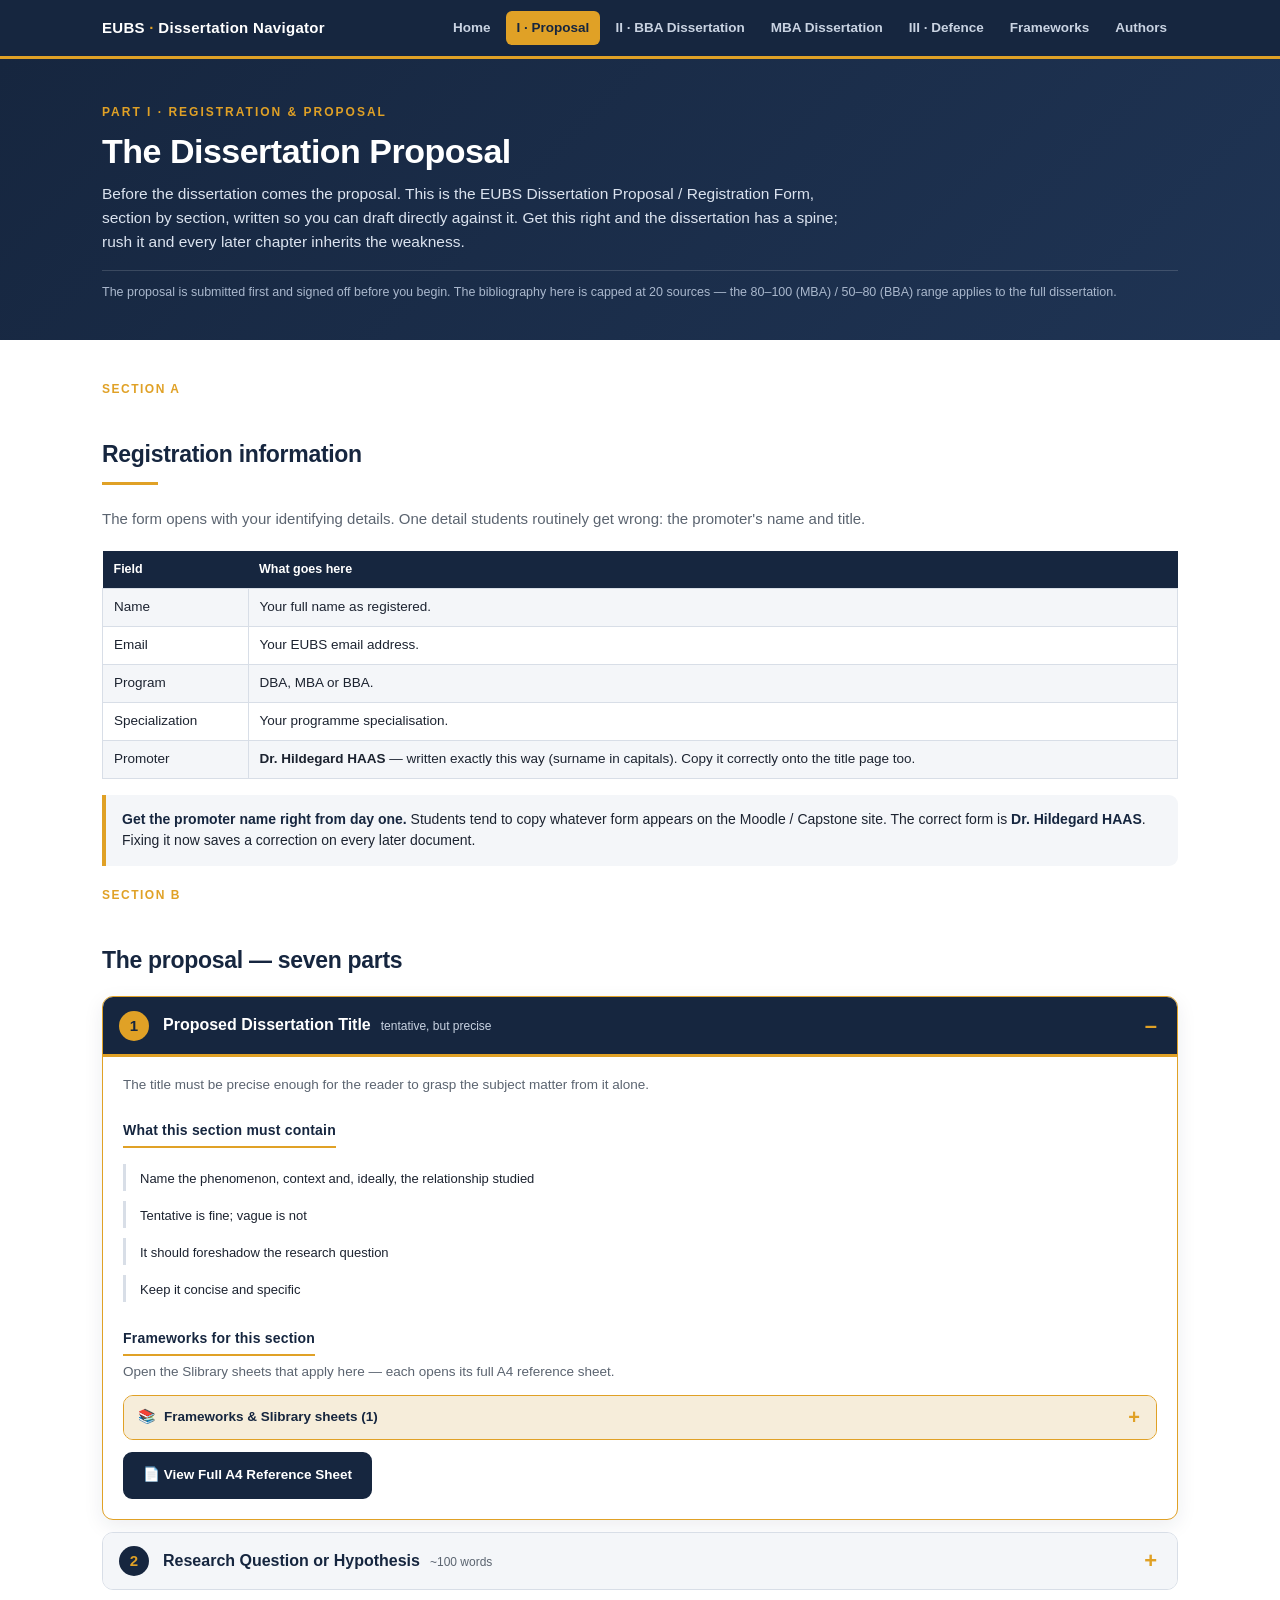
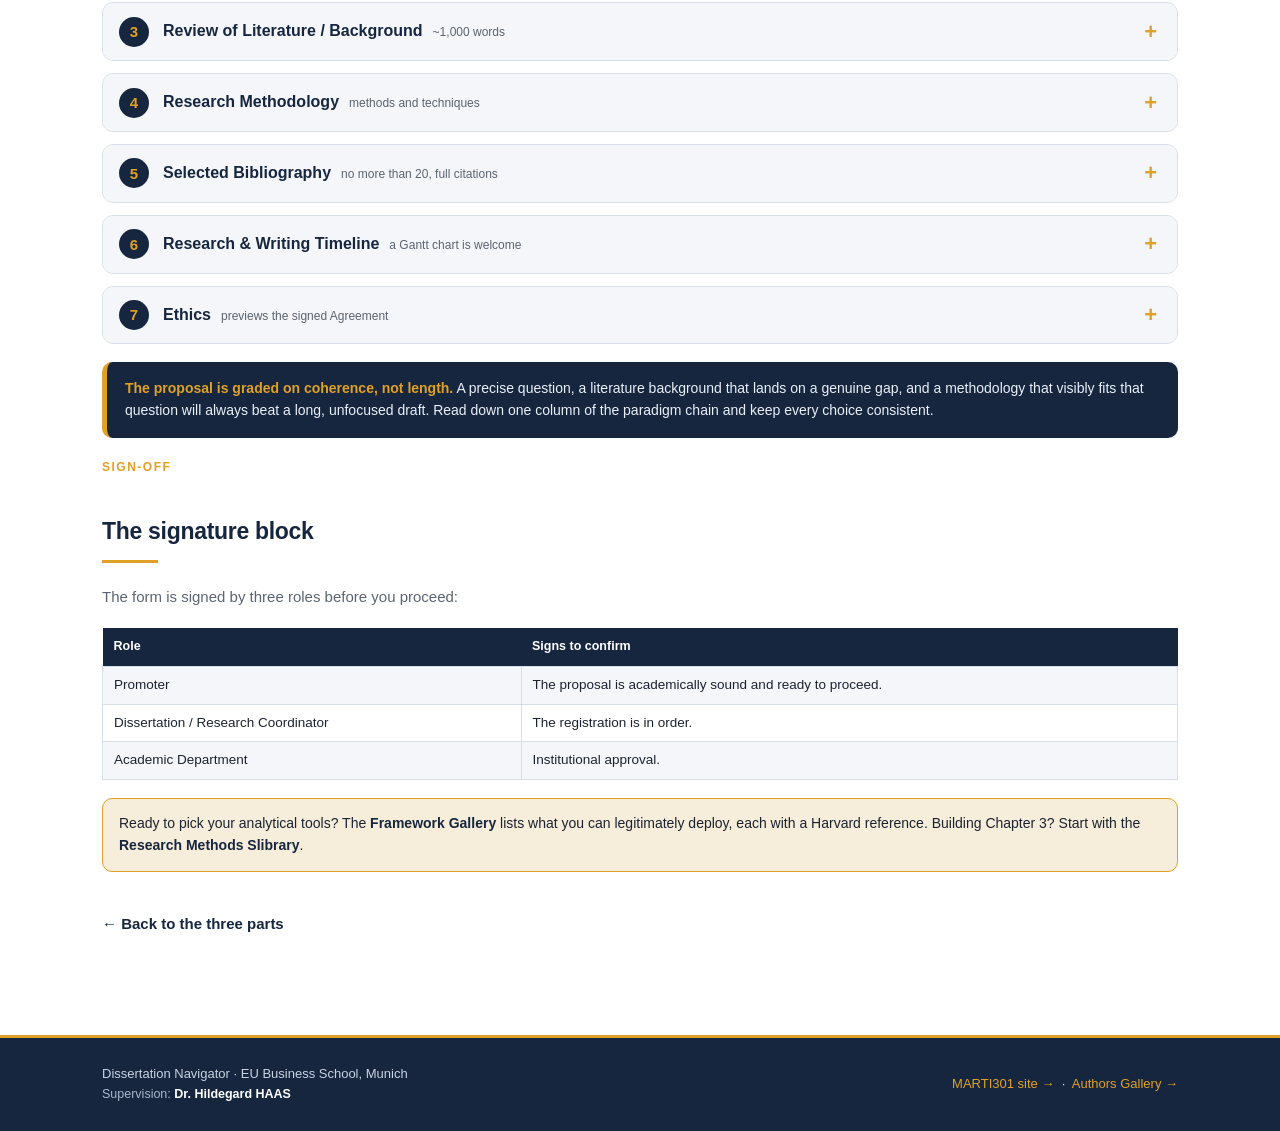
<file: part1-proposal.html>
<!DOCTYPE html>
<html lang="en">
<head>
<meta charset="utf-8">
<meta name="viewport" content="width=device-width, initial-scale=1.0">
<title>Part I · The Proposal | EUBS Dissertation Navigator</title>
<link rel="stylesheet" href="style.css">
</head>
<body>

<div class="topbar"><div class="wrap">
  <span class="brand">EUBS <span class="accent">·</span> Dissertation Navigator</span>
  <nav class="nav">
    <a href="index.html">Home</a>
    <a href="part1-proposal.html" class="active">I · Proposal</a>
    <a href="bba.html">II · BBA Dissertation</a>
    <a href="part2-dissertation.html">MBA Dissertation</a>
    <a href="part3-defense.html">III · Defence</a>
    <a href="frameworks.html">Frameworks</a>
    <a href="authors.html">Authors</a>
  </nav>
</div></div>
<div class="hero"><div class="wrap">
  <div class="eyebrow">Part I · Registration &amp; Proposal</div>
  <h1>The Dissertation Proposal</h1>
  <p>Before the dissertation comes the proposal. This is the EUBS Dissertation Proposal / Registration Form, section by section, written so you can draft directly against it. Get this right and the dissertation has a spine; rush it and every later chapter inherits the weakness.</p>
  <div class="meta">The proposal is submitted first and signed off before you begin. The bibliography here is capped at 20 sources — the 80–100 (MBA) / 50–80 (BBA) range applies to the full dissertation.</div>
</div></div>

<main><div class="wrap">

  <span class="section-tag">Section A</span>
  <h2>Registration information</h2>
  <hr class="rule">
  <p class="lead">The form opens with your identifying details. One detail students routinely get wrong: the promoter's name and title.</p>
  <table class="data">
    <tr><th>Field</th><th>What goes here</th></tr>
    <tr><td>Name</td><td>Your full name as registered.</td></tr>
    <tr><td>Email</td><td>Your EUBS email address.</td></tr>
    <tr><td>Program</td><td>DBA, MBA or BBA.</td></tr>
    <tr><td>Specialization</td><td>Your programme specialisation.</td></tr>
    <tr><td>Promoter</td><td><b>Dr. Hildegard HAAS</b> — written exactly this way (surname in capitals). Copy it correctly onto the title page too.</td></tr>
  </table>
  <div class="note"><b>Get the promoter name right from day one.</b> Students tend to copy whatever form appears on the Moodle / Capstone site. The correct form is <b>Dr. Hildegard HAAS</b>. Fixing it now saves a correction on every later document.</div>

  <span class="section-tag">Section B</span>
  <h2>The proposal — seven parts</h2>


  <div class="chapters">
    <details class="chapter" open>
      <summary>
        <span class="ch-title">Proposed Dissertation Title</span>
        <span class="ch-meta">tentative, but precise</span>
      </summary>
      <div class="ch-body">
        <p class="ch-lead">The title must be precise enough for the reader to grasp the subject matter from it alone.</p>

        <h4>What this section must contain</h4>
        <div class="subsec"><div class="must">Name the phenomenon, context and, ideally, the relationship studied</div></div>
        <div class="subsec"><div class="must">Tentative is fine; vague is not</div></div>
        <div class="subsec"><div class="must">It should foreshadow the research question</div></div>
        <div class="subsec"><div class="must">Keep it concise and specific</div></div>

        <h4>Frameworks for this section</h4>
        <p class="ch-lead" style="margin-bottom:2px">Open the Slibrary sheets that apply here &mdash; each opens its full A4 reference sheet.</p>
      <details class="fw-acc">
        <summary>Frameworks &amp; Slibrary sheets (1)</summary>
        <div class="fw-acc-body">
        <div class="sheet-row" onclick="window.open('slibrary/14_literature_review.pdf','_blank')">
          <div class="sheet-thumb"><svg viewBox="0 0 320 180" preserveAspectRatio="xMidYMid meet" xmlns="http://www.w3.org/2000/svg" font-family="Arial,Helvetica,sans-serif"><circle cx="55" cy="50" r="18" fill="#16263F" opacity="0.85"/><circle cx="95" cy="50" r="18" fill="#E0A126" opacity="0.85"/><circle cx="135" cy="50" r="18" fill="#16263F" opacity="0.85"/><circle cx="175" cy="50" r="18" fill="#E0A126" opacity="0.85"/><path d="M40 74 L160 118 M240 74 L160 118" stroke="#5b6470" stroke-width="1.3" fill="none"/><rect x="110" y="120" width="100" height="34" rx="4" fill="#E0A126"/><text x="160.0" y="139.5" font-size="8.5" fill="#16263F" text-anchor="middle" font-weight="bold"><tspan x="160.0" dy="0">Research Gap</tspan></text><text x="160" y="28" font-size="7" fill="#5b6470" text-anchor="middle" font-weight="normal">sources in conversation</text></svg></div>
          <div class="sheet-meta"><b>Literature Review</b><span>Slibrary D14 &middot; A precise title foreshadows the gap</span></div>
          <div class="sheet-go">&#8250;</div>
        </div>
        </div>
      </details>
        <a class="m-pdf" href="sheets/p1_title.pdf" target="_blank" style="margin-top:8px">&#128196; View Full A4 Reference Sheet</a>
      </div>
    </details>
    <details class="chapter">
      <summary>
        <span class="ch-title">Research Question or Hypothesis</span>
        <span class="ch-meta">~100 words</span>
      </summary>
      <div class="ch-body">
        <p class="ch-lead">State the research interest clearly, defining the question or hypothesis and the main objectives.</p>

        <h4>What this section must contain</h4>
        <div class="subsec"><div class="must">One principal question, clearly answerable</div></div>
        <div class="subsec"><div class="must">Subsidiary questions or hypotheses if needed</div></div>
        <div class="subsec"><div class="must">Objectives are executable actions, not restatements</div></div>
        <div class="subsec"><div class="must">This anchors everything downstream</div></div>

        <h4>Frameworks for this section</h4>
        <p class="ch-lead" style="margin-bottom:2px">Open the Slibrary sheets that apply here &mdash; each opens its full A4 reference sheet.</p>
      <details class="fw-acc">
        <summary>Frameworks &amp; Slibrary sheets (2)</summary>
        <div class="fw-acc-body">
        <div class="sheet-row" onclick="window.open('slibrary/02_paradigms.pdf','_blank')">
          <div class="sheet-thumb"><svg viewBox="0 0 320 180" preserveAspectRatio="xMidYMid meet" xmlns="http://www.w3.org/2000/svg" font-family="Arial,Helvetica,sans-serif"><rect x="8" y="66" width="68" height="40" rx="4" fill="#16263F"/><text x="42.0" y="88.5" font-size="7.5" fill="#fff" text-anchor="middle" font-weight="bold"><tspan x="42.0" dy="0">Ontology</tspan></text><rect x="85" y="66" width="68" height="40" rx="4" fill="#16263F"/><text x="119.0" y="84.0" font-size="7.5" fill="#fff" text-anchor="middle" font-weight="bold"><tspan x="119.0" dy="0">Epistem-</tspan><tspan x="119.0" dy="9">ology</tspan></text><rect x="162" y="66" width="68" height="40" rx="4" fill="#16263F"/><text x="196.0" y="84.0" font-size="7.5" fill="#fff" text-anchor="middle" font-weight="bold"><tspan x="196.0" dy="0">Method-</tspan><tspan x="196.0" dy="9">ology</tspan></text><rect x="239" y="66" width="68" height="40" rx="4" fill="#E0A126"/><text x="273.0" y="88.5" font-size="7.5" fill="#16263F" text-anchor="middle" font-weight="bold"><tspan x="273.0" dy="0">Methods</tspan></text><path d="M76 86 L85 86" stroke="#5b6470" stroke-width="1.4"/><path d="M153 86 L162 86" stroke="#5b6470" stroke-width="1.4"/><path d="M230 86 L239 86" stroke="#5b6470" stroke-width="1.4"/><text x="160" y="36" font-size="7" fill="#5b6470" text-anchor="middle" font-weight="normal">the coherence chain examiners check</text></svg></div>
          <div class="sheet-meta"><b>Research Paradigms</b><span>Slibrary A2 &middot; Question type follows your paradigm</span></div>
          <div class="sheet-go">&#8250;</div>
        </div>
        <div class="sheet-row" onclick="window.open('slibrary/04_reasoning.pdf','_blank')">
          <div class="sheet-thumb"><svg viewBox="0 0 320 180" preserveAspectRatio="xMidYMid meet" xmlns="http://www.w3.org/2000/svg" font-family="Arial,Helvetica,sans-serif"><rect x="20" y="40" width="80" height="34" rx="4" fill="#16263F"/><text x="60.0" y="59.5" font-size="8" fill="#fff" text-anchor="middle" font-weight="bold"><tspan x="60.0" dy="0">Deductive</tspan></text><rect x="20" y="96" width="80" height="34" rx="4" fill="#E0A126"/><text x="60.0" y="115.5" font-size="8" fill="#16263F" text-anchor="middle" font-weight="bold"><tspan x="60.0" dy="0">Inductive</tspan></text><rect x="210" y="68" width="90" height="34" rx="4" fill="#1f3454"/><text x="255.0" y="87.5" font-size="8" fill="#fff" text-anchor="middle" font-weight="bold"><tspan x="255.0" dy="0">Abductive</tspan></text><text x="60" y="30" font-size="6.5" fill="#5b6470" text-anchor="middle" font-weight="normal">theory &#8594; data</text><text x="60" y="146" font-size="6.5" fill="#5b6470" text-anchor="middle" font-weight="normal">data &#8594; theory</text><path d="M100 57 L150 57 L150 85 M100 113 L150 113 L150 85 M150 85 L210 85" stroke="#5b6470" stroke-width="1.4" fill="none"/><text x="255" y="58" font-size="6.5" fill="#5b6470" text-anchor="middle" font-weight="normal">best explanation</text></svg></div>
          <div class="sheet-meta"><b>Deductive, Inductive & Abductive</b><span>Slibrary A4 &middot; Deductive question vs inductive exploration</span></div>
          <div class="sheet-go">&#8250;</div>
        </div>
        </div>
              <h4>Academic phrases for this section</h4>
        <p class="ch-lead" style="margin-bottom:2px">Sentence starters to adapt to your own study &mdash; a scaffold, never text to paste unchanged.</p>
      <details class="phr-acc">
        <summary>Academic phrases (7)</summary>
        <div class="phr-acc-body">
        <div class="phr-group">
          <div class="phr-gtitle">Stating the aim</div>
          <ul class="phr-list"><li>The aim of this study is to...</li><li>This research seeks to investigate...</li><li>The principal research question is...</li></ul>
        </div>
        <div class="phr-group">
          <div class="phr-gtitle">Framing objectives</div>
          <ul class="phr-list"><li>The objectives of this study are to examine..., to evaluate..., and to compare...</li><li>To achieve this aim, the study will...</li></ul>
        </div>
        <div class="phr-group">
          <div class="phr-gtitle">Stating a hypothesis</div>
          <ul class="phr-list"><li>It is hypothesised that...</li><li>This study tests the proposition that...</li></ul>
        </div>
          <a class="m-pdf" href="phrases/p2_question.pdf" target="_blank" style="margin-top:6px">&#128196; Download the A4 phrase sheet</a>
        </div>
      </details>
        </details>
        <a class="m-pdf" href="sheets/p2_question.pdf" target="_blank" style="margin-top:8px">&#128196; View Full A4 Reference Sheet</a>
      </div>
    </details>
    <details class="chapter">
      <summary>
        <span class="ch-title">Review of Literature / Background</span>
        <span class="ch-meta">~1,000 words</span>
      </summary>
      <div class="ch-body">
        <p class="ch-lead">Synthesise the contributions of accredited scholars and show how your research extends them.</p>

        <h4>What this section must contain</h4>
        <div class="subsec"><div class="must">Synthesise, don't summarise source by source</div></div>
        <div class="subsec"><div class="must">Show what is known and what is missing</div></div>
        <div class="subsec"><div class="must">State the contribution you intend to make</div></div>
        <div class="subsec"><div class="must">Cite in full Harvard style</div></div>

        <h4>Frameworks for this section</h4>
        <p class="ch-lead" style="margin-bottom:2px">Open the Slibrary sheets that apply here &mdash; each opens its full A4 reference sheet.</p>
      <details class="fw-acc">
        <summary>Frameworks &amp; Slibrary sheets (2)</summary>
        <div class="fw-acc-body">
        <div class="sheet-row" onclick="window.open('slibrary/14_literature_review.pdf','_blank')">
          <div class="sheet-thumb"><svg viewBox="0 0 320 180" preserveAspectRatio="xMidYMid meet" xmlns="http://www.w3.org/2000/svg" font-family="Arial,Helvetica,sans-serif"><circle cx="55" cy="50" r="18" fill="#16263F" opacity="0.85"/><circle cx="95" cy="50" r="18" fill="#E0A126" opacity="0.85"/><circle cx="135" cy="50" r="18" fill="#16263F" opacity="0.85"/><circle cx="175" cy="50" r="18" fill="#E0A126" opacity="0.85"/><path d="M40 74 L160 118 M240 74 L160 118" stroke="#5b6470" stroke-width="1.3" fill="none"/><rect x="110" y="120" width="100" height="34" rx="4" fill="#E0A126"/><text x="160.0" y="139.5" font-size="8.5" fill="#16263F" text-anchor="middle" font-weight="bold"><tspan x="160.0" dy="0">Research Gap</tspan></text><text x="160" y="28" font-size="7" fill="#5b6470" text-anchor="middle" font-weight="normal">sources in conversation</text></svg></div>
          <div class="sheet-meta"><b>Literature Review</b><span>Slibrary D14 &middot; Synthesis, not summary; build to the gap</span></div>
          <div class="sheet-go">&#8250;</div>
        </div>
        <div class="sheet-row" onclick="window.open('slibrary/13_harvard.pdf','_blank')">
          <div class="sheet-thumb"><svg viewBox="0 0 320 180" preserveAspectRatio="xMidYMid meet" xmlns="http://www.w3.org/2000/svg" font-family="Arial,Helvetica,sans-serif"><rect x="20" y="50" width="110" height="44" rx="4" fill="#16263F"/><text x="75.0" y="70.0" font-size="8" fill="#fff" text-anchor="middle" font-weight="bold"><tspan x="75.0" dy="0">In-text</tspan><tspan x="75.0" dy="9">(Author, Year)</tspan></text><rect x="190" y="50" width="110" height="44" rx="4" fill="#E0A126"/><text x="245.0" y="70.0" font-size="8" fill="#16263F" text-anchor="middle" font-weight="bold"><tspan x="245.0" dy="0">Reference</tspan><tspan x="245.0" dy="9">List</tspan></text><path d="M130 64 L190 64" stroke="#5b6470" stroke-width="1.6"/><path d="M182 60 L190 64 L182 68" fill="#5b6470"/><path d="M190 82 L130 82" stroke="#5b6470" stroke-width="1.6"/><path d="M138 78 L130 82 L138 86" fill="#5b6470"/><text x="160" y="120" font-size="7.5" fill="#16263F" text-anchor="middle" font-weight="bold">both directions must match</text></svg></div>
          <div class="sheet-meta"><b>Harvard Referencing</b><span>Slibrary D13 &middot; Cite in full Harvard style</span></div>
          <div class="sheet-go">&#8250;</div>
        </div>
        </div>
              <h4>Academic phrases for this section</h4>
        <p class="ch-lead" style="margin-bottom:2px">Sentence starters to adapt to your own study &mdash; a scaffold, never text to paste unchanged.</p>
      <details class="phr-acc">
        <summary>Academic phrases (6)</summary>
        <div class="phr-acc-body">
        <div class="phr-group">
          <div class="phr-gtitle">Synthesising the literature</div>
          <ul class="phr-list"><li>A considerable amount of literature has been published on...</li><li>Previous studies have shown that...</li><li>According to Smith (2020)...</li></ul>
        </div>
        <div class="phr-group">
          <div class="phr-gtitle">Identifying the gap</div>
          <ul class="phr-list"><li>However, little attention has been paid to...</li><li>There is a lack of studies addressing...</li><li>This research addresses this gap by...</li></ul>
        </div>
          <a class="m-pdf" href="phrases/p3_literature.pdf" target="_blank" style="margin-top:6px">&#128196; Download the A4 phrase sheet</a>
        </div>
      </details>
        </details>
        <a class="m-pdf" href="sheets/p3_literature.pdf" target="_blank" style="margin-top:8px">&#128196; View Full A4 Reference Sheet</a>
      </div>
    </details>
    <details class="chapter">
      <summary>
        <span class="ch-title">Research Methodology</span>
        <span class="ch-meta">methods and techniques</span>
      </summary>
      <div class="ch-body">
        <p class="ch-lead">Indicate clearly the methods and techniques you will use to gather information and investigate the problem.</p>

        <h4>What this section must contain</h4>
        <div class="subsec"><div class="must">Name philosophy, approach and design</div></div>
        <div class="subsec"><div class="must">State how data will be gathered and analysed</div></div>
        <div class="subsec"><div class="must">Justify the fit to the research question</div></div>
        <div class="subsec"><div class="must">See the Research Methods Slibrary</div></div>

        <h4>Frameworks for this section</h4>
        <p class="ch-lead" style="margin-bottom:2px">Open the Slibrary sheets that apply here &mdash; each opens its full A4 reference sheet.</p>
      <details class="fw-acc">
        <summary>Frameworks &amp; Slibrary sheets (4)</summary>
        <div class="fw-acc-body">
        <div class="sheet-row" onclick="window.open('slibrary/02_paradigms.pdf','_blank')">
          <div class="sheet-thumb"><svg viewBox="0 0 320 180" preserveAspectRatio="xMidYMid meet" xmlns="http://www.w3.org/2000/svg" font-family="Arial,Helvetica,sans-serif"><rect x="8" y="66" width="68" height="40" rx="4" fill="#16263F"/><text x="42.0" y="88.5" font-size="7.5" fill="#fff" text-anchor="middle" font-weight="bold"><tspan x="42.0" dy="0">Ontology</tspan></text><rect x="85" y="66" width="68" height="40" rx="4" fill="#16263F"/><text x="119.0" y="84.0" font-size="7.5" fill="#fff" text-anchor="middle" font-weight="bold"><tspan x="119.0" dy="0">Epistem-</tspan><tspan x="119.0" dy="9">ology</tspan></text><rect x="162" y="66" width="68" height="40" rx="4" fill="#16263F"/><text x="196.0" y="84.0" font-size="7.5" fill="#fff" text-anchor="middle" font-weight="bold"><tspan x="196.0" dy="0">Method-</tspan><tspan x="196.0" dy="9">ology</tspan></text><rect x="239" y="66" width="68" height="40" rx="4" fill="#E0A126"/><text x="273.0" y="88.5" font-size="7.5" fill="#16263F" text-anchor="middle" font-weight="bold"><tspan x="273.0" dy="0">Methods</tspan></text><path d="M76 86 L85 86" stroke="#5b6470" stroke-width="1.4"/><path d="M153 86 L162 86" stroke="#5b6470" stroke-width="1.4"/><path d="M230 86 L239 86" stroke="#5b6470" stroke-width="1.4"/><text x="160" y="36" font-size="7" fill="#5b6470" text-anchor="middle" font-weight="normal">the coherence chain examiners check</text></svg></div>
          <div class="sheet-meta"><b>Research Paradigms</b><span>Slibrary A2 &middot; Name the coherence chain</span></div>
          <div class="sheet-go">&#8250;</div>
        </div>
        <div class="sheet-row" onclick="window.open('slibrary/03_philosophy.pdf','_blank')">
          <div class="sheet-thumb"><svg viewBox="0 0 320 180" preserveAspectRatio="xMidYMid meet" xmlns="http://www.w3.org/2000/svg" font-family="Arial,Helvetica,sans-serif"><rect x="16" y="26" width="140" height="54" rx="4" fill="#16263F"/><text x="86.0" y="55.5" font-size="10" fill="#fff" text-anchor="middle" font-weight="bold"><tspan x="86.0" dy="0">Positivism</tspan></text><rect x="168" y="26" width="140" height="54" rx="4" fill="#1f3454"/><text x="238.0" y="55.5" font-size="10" fill="#fff" text-anchor="middle" font-weight="bold"><tspan x="238.0" dy="0">Realism</tspan></text><rect x="16" y="88" width="140" height="54" rx="4" fill="#E0A126"/><text x="86.0" y="117.5" font-size="9.5" fill="#16263F" text-anchor="middle" font-weight="bold"><tspan x="86.0" dy="0">Interpretivism</tspan></text><rect x="168" y="88" width="140" height="54" rx="4" fill="#E0A126"/><text x="238.0" y="117.5" font-size="10" fill="#16263F" text-anchor="middle" font-weight="bold"><tspan x="238.0" dy="0">Pragmatism</tspan></text><text x="160" y="20" font-size="6.5" fill="#5b6470" text-anchor="middle" font-weight="normal">name the one your study adopts</text></svg></div>
          <div class="sheet-meta"><b>Research Philosophy</b><span>Slibrary A3 &middot; State your philosophical stance</span></div>
          <div class="sheet-go">&#8250;</div>
        </div>
        <div class="sheet-row" onclick="window.open('slibrary/05_designs.pdf','_blank')">
          <div class="sheet-thumb"><svg viewBox="0 0 320 180" preserveAspectRatio="xMidYMid meet" xmlns="http://www.w3.org/2000/svg" font-family="Arial,Helvetica,sans-serif"><rect x="120" y="14" width="80" height="26" rx="4" fill="#E0A126"/><text x="160.0" y="25.0" font-size="7.5" fill="#16263F" text-anchor="middle" font-weight="bold"><tspan x="160.0" dy="0">Research</tspan><tspan x="160.0" dy="9">Design</tspan></text><rect x="8" y="80" width="88" height="34" rx="4" fill="#16263F"/><text x="52.0" y="95.0" font-size="7" fill="#fff" text-anchor="middle" font-weight="bold"><tspan x="52.0" dy="0">Fixed /</tspan><tspan x="52.0" dy="9">Quantitative</tspan></text><rect x="224" y="80" width="88" height="34" rx="4" fill="#16263F"/><text x="268.0" y="95.0" font-size="7" fill="#fff" text-anchor="middle" font-weight="bold"><tspan x="268.0" dy="0">Flexible /</tspan><tspan x="268.0" dy="9">Qualitative</tspan></text><path d="M140 40 C90 55 52 60 52 80 M180 40 C230 55 268 60 268 80" stroke="#5b6470" stroke-width="1.4" fill="none"/><text x="52" y="132" font-size="6" fill="#5b6470" text-anchor="middle" font-weight="normal">survey, experiment</text><text x="268" y="132" font-size="6" fill="#5b6470" text-anchor="middle" font-weight="normal">case, ethnography</text></svg></div>
          <div class="sheet-meta"><b>Research Designs</b><span>Slibrary B5 &middot; Choose the overall design</span></div>
          <div class="sheet-go">&#8250;</div>
        </div>
        <div class="sheet-row" onclick="window.open('slibrary/07_sampling.pdf','_blank')">
          <div class="sheet-thumb"><svg viewBox="0 0 320 180" preserveAspectRatio="xMidYMid meet" xmlns="http://www.w3.org/2000/svg" font-family="Arial,Helvetica,sans-serif"><rect x="14" y="30" width="130" height="44" rx="4" fill="#16263F"/><text x="79.0" y="50.0" font-size="8" fill="#fff" text-anchor="middle" font-weight="bold"><tspan x="79.0" dy="0">PROBABILITY</tspan><tspan x="79.0" dy="9">statistical</tspan></text><rect x="14" y="100" width="130" height="44" rx="4" fill="#E0A126"/><text x="79.0" y="120.0" font-size="8" fill="#16263F" text-anchor="middle" font-weight="bold"><tspan x="79.0" dy="0">NON-PROBABILITY</tspan><tspan x="79.0" dy="9">analytical</tspan></text><rect x="200" y="64" width="106" height="44" rx="4" fill="#1f3454"/><text x="253.0" y="84.0" font-size="8" fill="#fff" text-anchor="middle" font-weight="bold"><tspan x="253.0" dy="0">Your</tspan><tspan x="253.0" dy="9">Sample</tspan></text><path d="M144 52 L200 80 M144 122 L200 92" stroke="#5b6470" stroke-width="1.4" fill="none"/><text x="160" y="20" font-size="7" fill="#5b6470" text-anchor="middle" font-weight="normal">match claim to sample</text></svg></div>
          <div class="sheet-meta"><b>Sampling Strategies</b><span>Slibrary B7 &middot; Match sample to claim</span></div>
          <div class="sheet-go">&#8250;</div>
        </div>
        </div>
              <h4>Academic phrases for this section</h4>
        <p class="ch-lead" style="margin-bottom:2px">Sentence starters to adapt to your own study &mdash; a scaffold, never text to paste unchanged.</p>
      <details class="phr-acc">
        <summary>Academic phrases (5)</summary>
        <div class="phr-acc-body">
        <div class="phr-group">
          <div class="phr-gtitle">Describing the intended approach</div>
          <ul class="phr-list"><li>This study will employ a ... approach to...</li><li>Data will be collected through...</li><li>The methodology will include...</li></ul>
        </div>
        <div class="phr-group">
          <div class="phr-gtitle">Justifying the choice</div>
          <ul class="phr-list"><li>This method is appropriate because...</li><li>This approach allows the study to...</li></ul>
        </div>
          <a class="m-pdf" href="phrases/p4_methodology.pdf" target="_blank" style="margin-top:6px">&#128196; Download the A4 phrase sheet</a>
        </div>
      </details>
        </details>
        <a class="m-pdf" href="sheets/p4_methodology.pdf" target="_blank" style="margin-top:8px">&#128196; View Full A4 Reference Sheet</a>
      </div>
    </details>
    <details class="chapter">
      <summary>
        <span class="ch-title">Selected Bibliography</span>
        <span class="ch-meta">no more than 20, full citations</span>
      </summary>
      <div class="ch-body">
        <p class="ch-lead">A representative list of your main sources &#8212; no more than twenty, in full Harvard format.</p>

        <h4>What this section must contain</h4>
        <div class="subsec"><div class="must">Peer-reviewed and seminal sources first</div></div>
        <div class="subsec"><div class="must">Full citations, not partial references</div></div>
        <div class="subsec"><div class="must">Quality over quantity at proposal stage</div></div>
        <div class="subsec"><div class="must">Verify each source against the original</div></div>

        <h4>Frameworks for this section</h4>
        <p class="ch-lead" style="margin-bottom:2px">Open the Slibrary sheets that apply here &mdash; each opens its full A4 reference sheet.</p>
      <details class="fw-acc">
        <summary>Frameworks &amp; Slibrary sheets (2)</summary>
        <div class="fw-acc-body">
        <div class="sheet-row" onclick="window.open('slibrary/13_harvard.pdf','_blank')">
          <div class="sheet-thumb"><svg viewBox="0 0 320 180" preserveAspectRatio="xMidYMid meet" xmlns="http://www.w3.org/2000/svg" font-family="Arial,Helvetica,sans-serif"><rect x="20" y="50" width="110" height="44" rx="4" fill="#16263F"/><text x="75.0" y="70.0" font-size="8" fill="#fff" text-anchor="middle" font-weight="bold"><tspan x="75.0" dy="0">In-text</tspan><tspan x="75.0" dy="9">(Author, Year)</tspan></text><rect x="190" y="50" width="110" height="44" rx="4" fill="#E0A126"/><text x="245.0" y="70.0" font-size="8" fill="#16263F" text-anchor="middle" font-weight="bold"><tspan x="245.0" dy="0">Reference</tspan><tspan x="245.0" dy="9">List</tspan></text><path d="M130 64 L190 64" stroke="#5b6470" stroke-width="1.6"/><path d="M182 60 L190 64 L182 68" fill="#5b6470"/><path d="M190 82 L130 82" stroke="#5b6470" stroke-width="1.6"/><path d="M138 78 L130 82 L138 86" fill="#5b6470"/><text x="160" y="120" font-size="7.5" fill="#16263F" text-anchor="middle" font-weight="bold">both directions must match</text></svg></div>
          <div class="sheet-meta"><b>Harvard Referencing</b><span>Slibrary D13 &middot; Full Harvard citations, max 20</span></div>
          <div class="sheet-go">&#8250;</div>
        </div>
        <div class="sheet-row" onclick="window.open('slibrary/16_integrity_ai.pdf','_blank')">
          <div class="sheet-thumb"><svg viewBox="0 0 320 180" preserveAspectRatio="xMidYMid meet" xmlns="http://www.w3.org/2000/svg" font-family="Arial,Helvetica,sans-serif"><rect x="14" y="60" width="90" height="44" rx="4" fill="#16263F"/><text x="59.0" y="80.0" font-size="7.5" fill="#fff" text-anchor="middle" font-weight="bold"><tspan x="59.0" dy="0">AI suggests</tspan><tspan x="59.0" dy="9">a source</tspan></text><rect x="115" y="60" width="90" height="44" rx="4" fill="#E0A126"/><text x="160.0" y="80.0" font-size="8" fill="#16263F" text-anchor="middle" font-weight="bold"><tspan x="160.0" dy="0">VERIFY</tspan><tspan x="160.0" dy="9">the original</tspan></text><rect x="216" y="60" width="90" height="44" rx="4" fill="#1f3454"/><text x="261.0" y="80.0" font-size="7.5" fill="#fff" text-anchor="middle" font-weight="bold"><tspan x="261.0" dy="0">AI Annex</tspan><tspan x="261.0" dy="9">screenshot</tspan></text><path d="M104 82 L115 82 M205 82 L216 82" stroke="#5b6470" stroke-width="1.5"/><text x="160" y="36" font-size="6.8" fill="#5b6470" text-anchor="middle" font-weight="normal">the guard against hallucinated citations</text><text x="160" y="128" font-size="7.5" fill="#c0392b" text-anchor="middle" font-weight="bold">never cite unseen</text></svg></div>
          <div class="sheet-meta"><b>Academic Integrity & AI</b><span>Slibrary D16 &middot; Verify every source; AI Annex</span></div>
          <div class="sheet-go">&#8250;</div>
        </div>
        </div>
      </details>
        <a class="m-pdf" href="sheets/p5_bibliography.pdf" target="_blank" style="margin-top:8px">&#128196; View Full A4 Reference Sheet</a>
      </div>
    </details>
    <details class="chapter">
      <summary>
        <span class="ch-title">Research &amp; Writing Timeline</span>
        <span class="ch-meta">a Gantt chart is welcome</span>
      </summary>
      <div class="ch-body">
        <p class="ch-lead">Show the expected timetable from starting date through data analysis, writing, editing, first draft and defence.</p>

        <h4>What this section must contain</h4>
        <div class="subsec"><div class="must">Starting date and research period</div></div>
        <div class="subsec"><div class="must">Data-analysis, writing and editing windows</div></div>
        <div class="subsec"><div class="must">First-draft submission date</div></div>
        <div class="subsec"><div class="must">Expected defence time</div></div>

        <a class="m-pdf" href="sheets/p6_timeline.pdf" target="_blank" style="margin-top:8px">&#128196; View Full A4 Reference Sheet</a>
      </div>
    </details>
    <details class="chapter">
      <summary>
        <span class="ch-title">Ethics</span>
        <span class="ch-meta">previews the signed Agreement</span>
      </summary>
      <div class="ch-body">
        <p class="ch-lead">State how the research relates to the ethical aspects of the subject matter &#8212; the gate before any data collection.</p>

        <h4>What this section must contain</h4>
        <div class="subsec"><div class="must">Participant rights and right to withdraw</div></div>
        <div class="subsec"><div class="must">Confidentiality and anonymity</div></div>
        <div class="subsec"><div class="must">Data protection: gather, store, destroy</div></div>
        <div class="subsec"><div class="must">Signed Ethics Agreement before collection</div></div>

        <h4>Frameworks for this section</h4>
        <p class="ch-lead" style="margin-bottom:2px">Open the Slibrary sheets that apply here &mdash; each opens its full A4 reference sheet.</p>
      <details class="fw-acc">
        <summary>Frameworks &amp; Slibrary sheets (1)</summary>
        <div class="fw-acc-body">
        <div class="sheet-row" onclick="window.open('slibrary/15_ethics.pdf','_blank')">
          <div class="sheet-thumb"><svg viewBox="0 0 320 180" preserveAspectRatio="xMidYMid meet" xmlns="http://www.w3.org/2000/svg" font-family="Arial,Helvetica,sans-serif"><rect x="90" y="30" width="140" height="40" rx="4" fill="#E0A126"/><text x="160.0" y="48.0" font-size="9" fill="#16263F" text-anchor="middle" font-weight="bold"><tspan x="160.0" dy="0">Signed Ethics</tspan><tspan x="160.0" dy="9">Agreement</tspan></text><rect x="90" y="110" width="140" height="40" rx="4" fill="#16263F"/><text x="160.0" y="128.0" font-size="9" fill="#fff" text-anchor="middle" font-weight="bold"><tspan x="160.0" dy="0">Data</tspan><tspan x="160.0" dy="9">Collection</tspan></text><path d="M160 70 L160 110" stroke="#16263F" stroke-width="2.4"/><path d="M152 102 L160 110 L168 102" fill="#16263F"/><text x="160" y="92" font-size="7.5" fill="#c0392b" text-anchor="middle" font-weight="bold">GATE: before</text><text x="160" y="168" font-size="7" fill="#5b6470" text-anchor="middle" font-weight="normal">no collection before sign-off</text></svg></div>
          <div class="sheet-meta"><b>Research Ethics & Consent</b><span>Slibrary D15 &middot; The signed Ethics Agreement gate</span></div>
          <div class="sheet-go">&#8250;</div>
        </div>
        </div>
      </details>
        <a class="m-pdf" href="sheets/p7_ethics.pdf" target="_blank" style="margin-top:8px">&#128196; View Full A4 Reference Sheet</a>
      </div>
    </details>
  </div>


  <div class="callout-navy"><b>The proposal is graded on coherence, not length.</b> A precise question, a literature background that lands on a genuine gap, and a methodology that visibly fits that question will always beat a long, unfocused draft. Read down one column of the paradigm chain and keep every choice consistent.</div>

  <span class="section-tag">Sign-off</span>
  <h2>The signature block</h2>
  <hr class="rule">
  <p class="lead">The form is signed by three roles before you proceed:</p>
  <table class="data">
    <tr><th>Role</th><th>Signs to confirm</th></tr>
    <tr><td>Promoter</td><td>The proposal is academically sound and ready to proceed.</td></tr>
    <tr><td>Dissertation / Research Coordinator</td><td>The registration is in order.</td></tr>
    <tr><td>Academic Department</td><td>Institutional approval.</td></tr>
  </table>

  <div class="xlink">Ready to pick your analytical tools? The <a href="frameworks.html">Framework Gallery</a> lists what you can legitimately deploy, each with a Harvard reference. Building Chapter 3? Start with the <a href="frameworks.html">Research Methods Slibrary</a>.</div>

  <a class="backlink" href="index.html">← Back to the three parts</a>
</div></main>

<footer><div class="wrap">
  <div>Dissertation Navigator · EU Business School, Munich<br>
    <span class="small" style="color:#aab8cd">Supervision: <span class="sig">Dr. Hildegard HAAS</span></span></div>
  <div><a href="https://drhaas-eubs.github.io/marti301/">MARTI301 site →</a> &nbsp;·&nbsp; <a href="authors.html">Authors Gallery →</a></div>
</div></footer>


<script>
function openFw(id){document.getElementById('fw-'+id).classList.add('open');document.body.style.overflow='hidden';}
function closeFw(id){document.getElementById('fw-'+id).classList.remove('open');document.body.style.overflow='';}
document.addEventListener('keydown',function(e){if(e.key==='Escape')document.querySelectorAll('.modal-ov.open').forEach(function(m){m.classList.remove('open');document.body.style.overflow='';});});
</script>
</body>
</html>
</file>
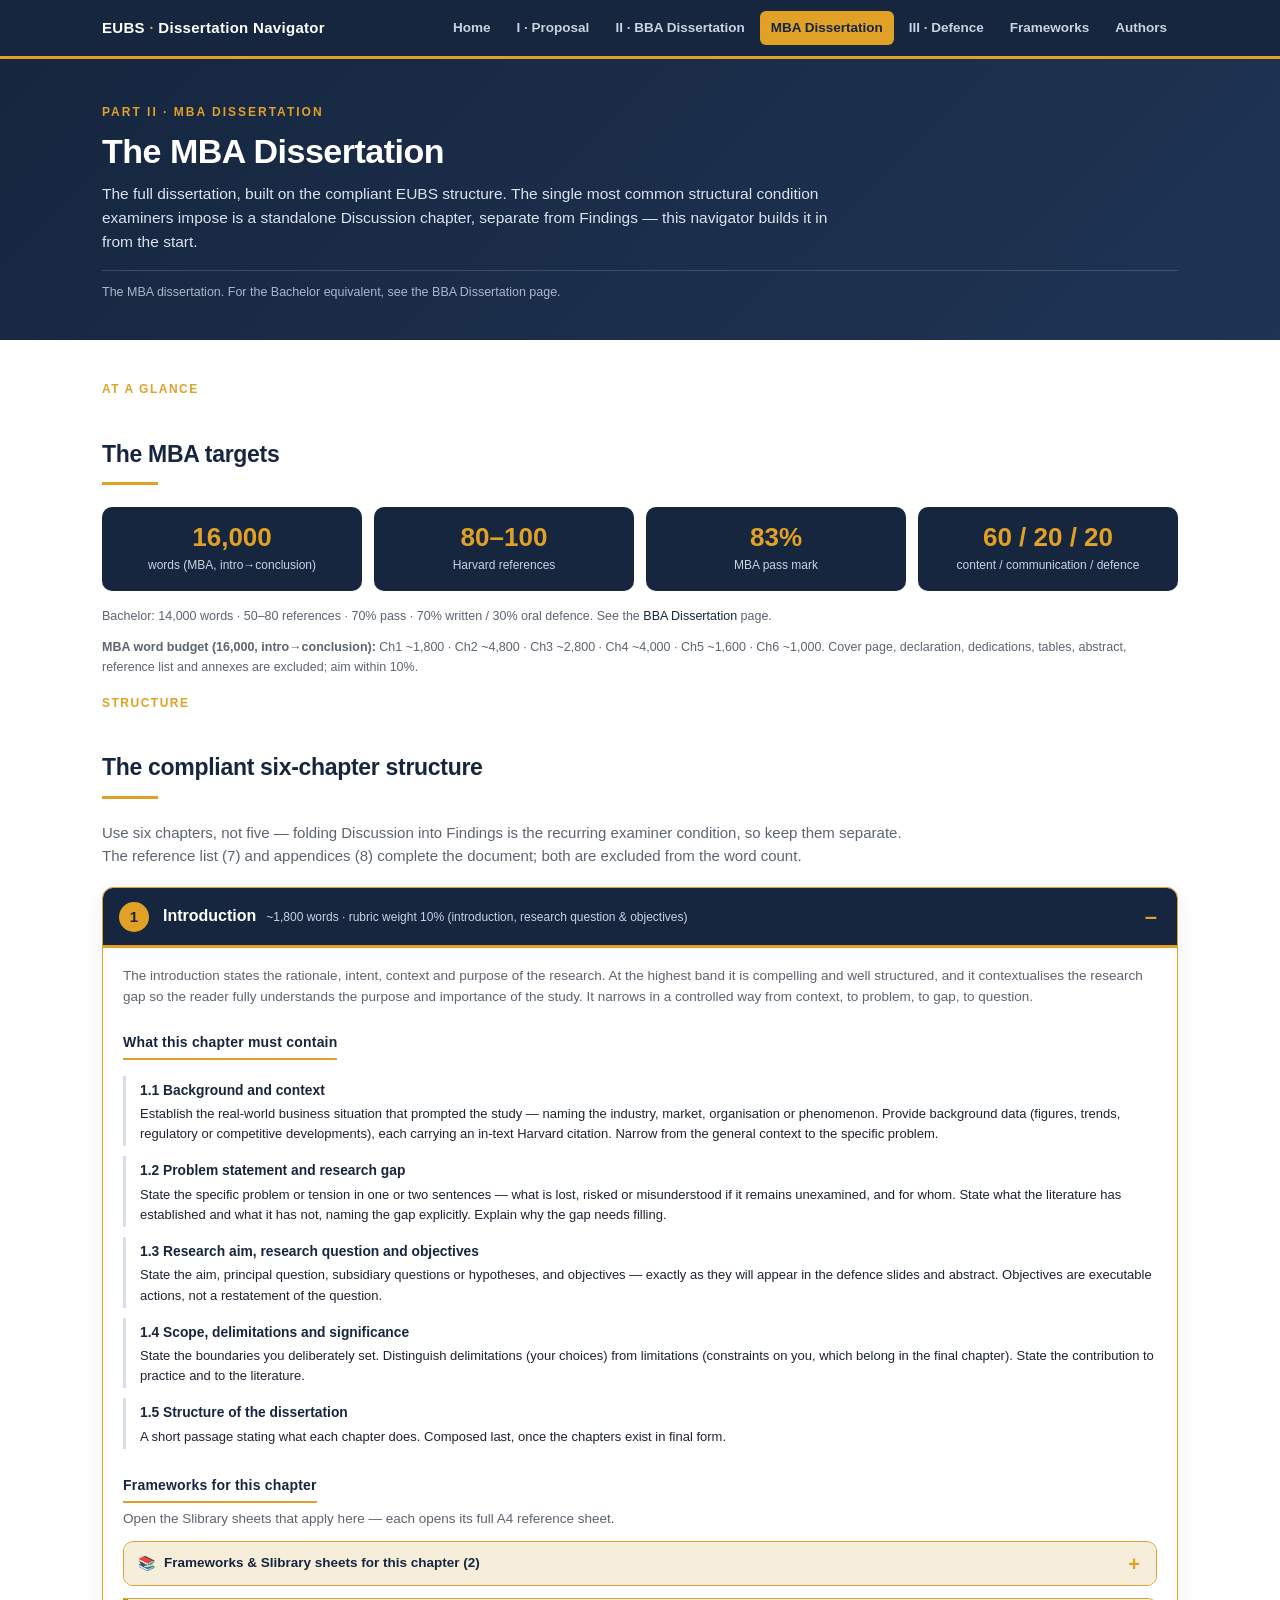
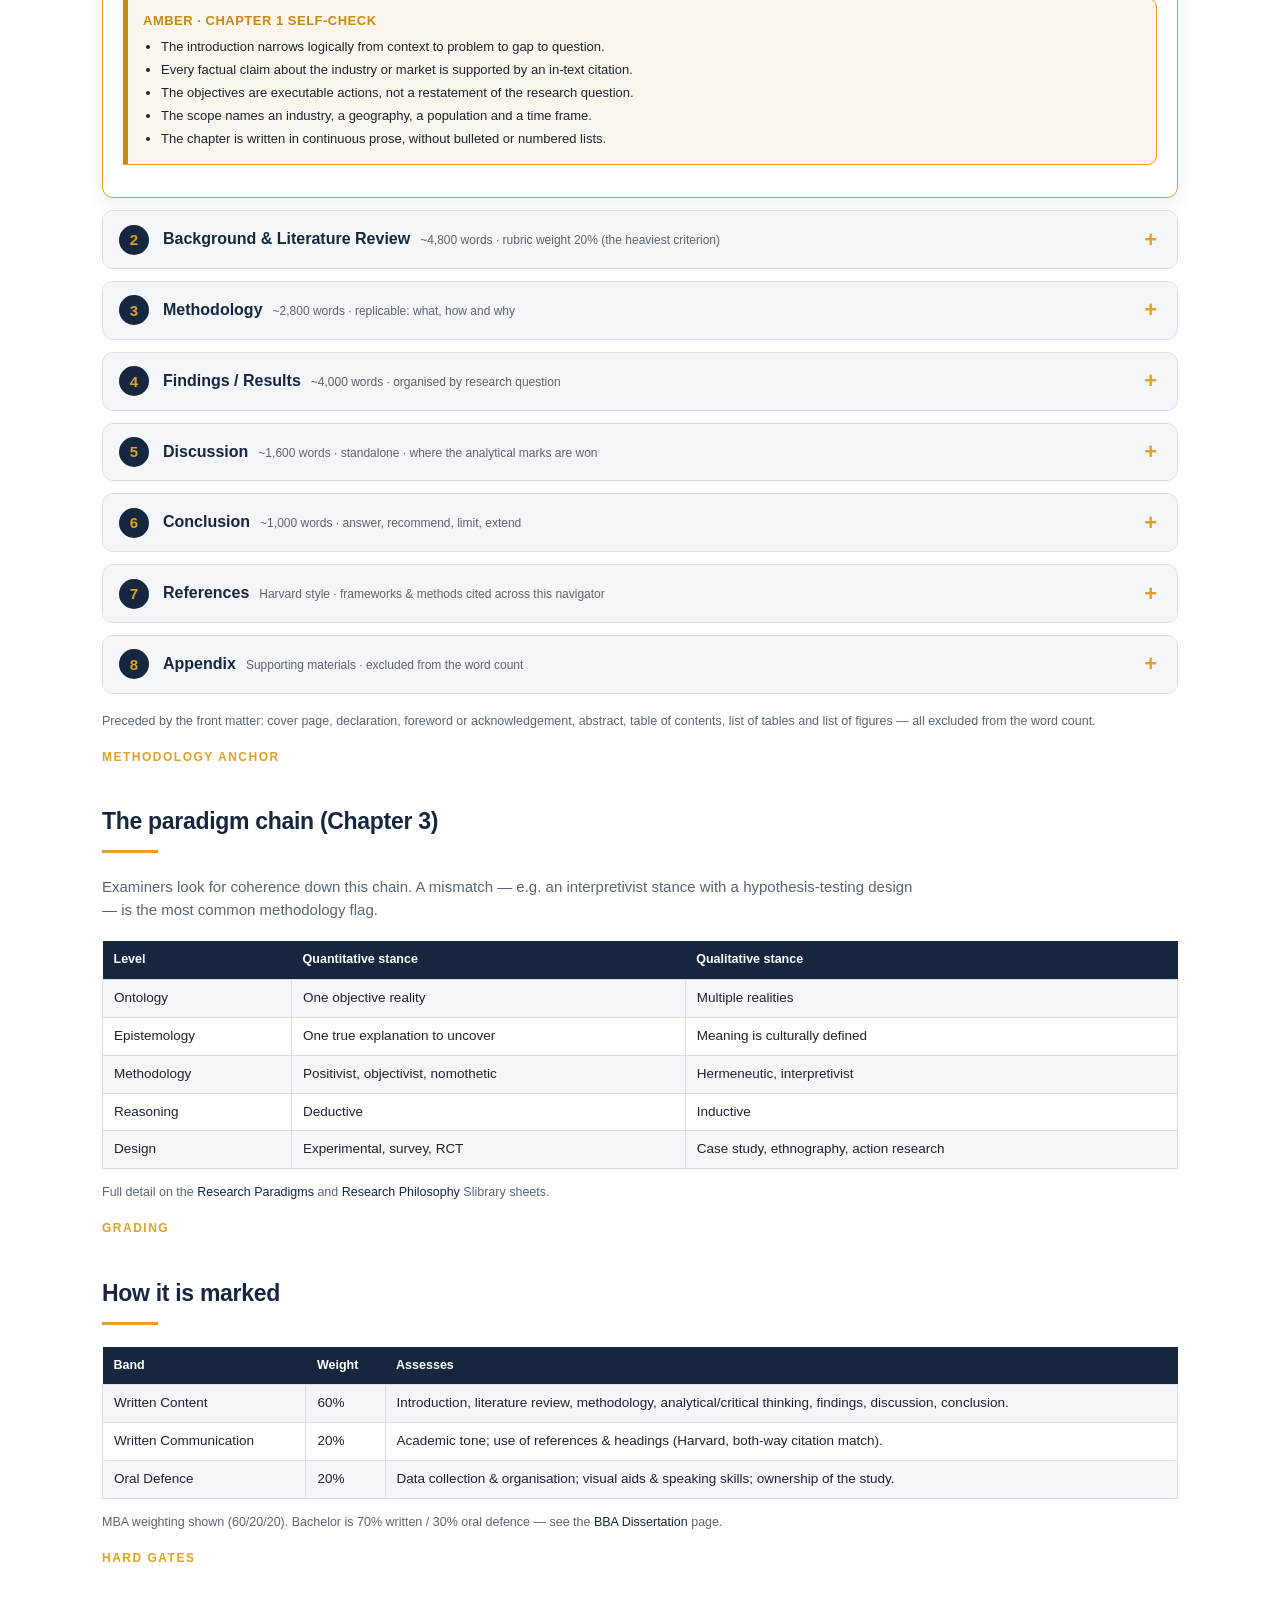
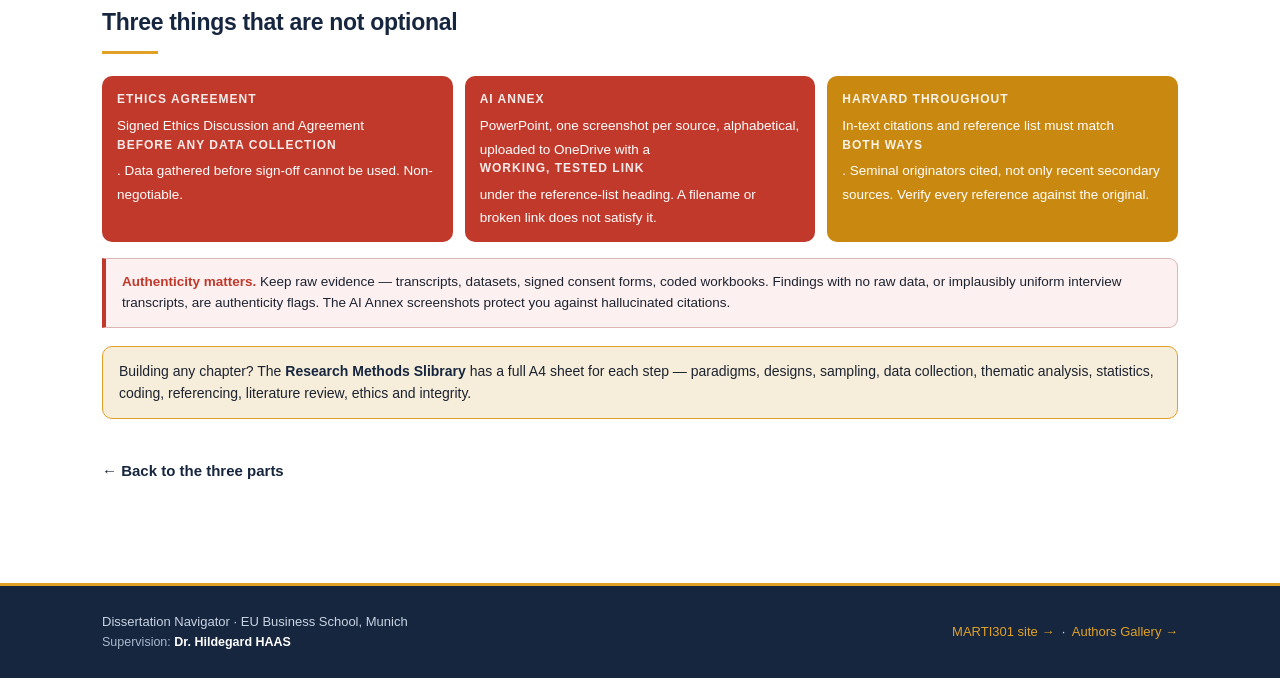
<file: part2-dissertation.html>
<!DOCTYPE html>
<html lang="en">
<head>
<meta charset="utf-8">
<meta name="viewport" content="width=device-width, initial-scale=1.0">
<title>MBA Dissertation | EUBS Dissertation Navigator</title>
<link rel="stylesheet" href="style.css">
</head>
<body>

<div class="topbar"><div class="wrap">
  <span class="brand">EUBS <span class="accent">·</span> Dissertation Navigator</span>
  <nav class="nav">
    <a href="index.html">Home</a>
    <a href="part1-proposal.html">I · Proposal</a>
    <a href="bba.html">II · BBA Dissertation</a>
    <a href="part2-dissertation.html" class="active">MBA Dissertation</a>
    <a href="part3-defense.html">III · Defence</a>
    <a href="frameworks.html">Frameworks</a>
    <a href="authors.html">Authors</a>
  </nav>
</div></div>
<div class="hero"><div class="wrap">
  <div class="eyebrow">Part II · MBA Dissertation</div>
  <h1>The MBA Dissertation</h1>
  <p>The full dissertation, built on the compliant EUBS structure. The single most common structural condition examiners impose is a standalone Discussion chapter, separate from Findings — this navigator builds it in from the start.</p>
  <div class="meta">The MBA dissertation. For the Bachelor equivalent, see the BBA Dissertation page.</div>
</div></div>

<main><div class="wrap">

  <span class="section-tag">At a glance</span>
  <h2>The MBA targets</h2>
  <hr class="rule">
  <div class="stats">
    <div class="stat"><div class="n">16,000</div><div class="l">words (MBA, intro→conclusion)</div></div>
    <div class="stat"><div class="n">80–100</div><div class="l">Harvard references</div></div>
    <div class="stat"><div class="n">83%</div><div class="l">MBA pass mark</div></div>
    <div class="stat"><div class="n">60 / 20 / 20</div><div class="l">content / communication / defence</div></div>
  </div>
  <p class="small">Bachelor: 14,000 words · 50–80 references · 70% pass · 70% written / 30% oral defence. See the <a href="bba.html">BBA Dissertation</a> page.</p>
  <p class="small"><b>MBA word budget (16,000, intro→conclusion):</b> Ch1 ~1,800 · Ch2 ~4,800 · Ch3 ~2,800 · Ch4 ~4,000 · Ch5 ~1,600 · Ch6 ~1,000. Cover page, declaration, dedications, tables, abstract, reference list and annexes are excluded; aim within 10%.</p>

  <span class="section-tag">Structure</span>
  <h2>The compliant six-chapter structure</h2>

  <hr class="rule">
  <p class="lead">Use six chapters, not five &mdash; folding Discussion into Findings is the recurring examiner condition, so keep them separate. The reference list (7) and appendices (8) complete the document; both are excluded from the word count.</p>
    <div class="chapters">
    <details class="chapter" open>
      <summary>
        <span class="ch-title">Introduction</span>
        <span class="ch-meta">~1,800 words &middot; rubric weight 10% (introduction, research question &amp; objectives)</span>
      </summary>
      <div class="ch-body">
        <p class="ch-lead">The introduction states the rationale, intent, context and purpose of the research. At the highest band it is compelling and well structured, and it contextualises the research gap so the reader fully understands the purpose and importance of the study. It narrows in a controlled way from context, to problem, to gap, to question.</p>

        <h4>What this chapter must contain</h4>
        <div class="subsec"><b>1.1 Background and context</b><div class="must">Establish the real-world business situation that prompted the study &mdash; naming the industry, market, organisation or phenomenon. Provide background data (figures, trends, regulatory or competitive developments), each carrying an in-text Harvard citation. Narrow from the general context to the specific problem.</div></div>
        <div class="subsec"><b>1.2 Problem statement and research gap</b><div class="must">State the specific problem or tension in one or two sentences &mdash; what is lost, risked or misunderstood if it remains unexamined, and for whom. State what the literature has established and what it has not, naming the gap explicitly. Explain why the gap needs filling.</div></div>
        <div class="subsec"><b>1.3 Research aim, research question and objectives</b><div class="must">State the aim, principal question, subsidiary questions or hypotheses, and objectives &mdash; exactly as they will appear in the defence slides and abstract. Objectives are executable actions, not a restatement of the question.</div></div>
        <div class="subsec"><b>1.4 Scope, delimitations and significance</b><div class="must">State the boundaries you deliberately set. Distinguish delimitations (your choices) from limitations (constraints on you, which belong in the final chapter). State the contribution to practice and to the literature.</div></div>
        <div class="subsec"><b>1.5 Structure of the dissertation</b><div class="must">A short passage stating what each chapter does. Composed last, once the chapters exist in final form.</div></div>

        <h4>Frameworks for this chapter</h4>
        <p class="ch-lead" style="margin-bottom:2px">Open the Slibrary sheets that apply here &mdash; each opens its full A4 reference sheet.</p>
      <details class="fw-acc">
        <summary>Frameworks &amp; Slibrary sheets for this chapter (2)</summary>
        <div class="fw-acc-body">
        <div class="sheet-row" onclick="window.open('slibrary/14_literature_review.pdf','_blank')">
          <div class="sheet-thumb"><svg viewBox="0 0 320 180" preserveAspectRatio="xMidYMid meet" xmlns="http://www.w3.org/2000/svg" font-family="Arial,Helvetica,sans-serif"><circle cx="55" cy="50" r="18" fill="#16263F" opacity="0.85"/><circle cx="95" cy="50" r="18" fill="#E0A126" opacity="0.85"/><circle cx="135" cy="50" r="18" fill="#16263F" opacity="0.85"/><circle cx="175" cy="50" r="18" fill="#E0A126" opacity="0.85"/><path d="M40 74 L160 118 M240 74 L160 118" stroke="#5b6470" stroke-width="1.3" fill="none"/><rect x="110" y="120" width="100" height="34" rx="4" fill="#E0A126"/><text x="160.0" y="139.5" font-size="8.5" fill="#16263F" text-anchor="middle" font-weight="bold"><tspan x="160.0" dy="0">Research Gap</tspan></text><text x="160" y="28" font-size="7" fill="#5b6470" text-anchor="middle" font-weight="normal">sources in conversation</text></svg></div>
          <div class="sheet-meta"><b>Literature Review</b><span>Slibrary D14 &middot; Frame the gap through a synthesis, not a summary</span></div>
          <div class="sheet-go">&#8250;</div>
        </div>
        <div class="sheet-row" onclick="window.open('slibrary/13_harvard.pdf','_blank')">
          <div class="sheet-thumb"><svg viewBox="0 0 320 180" preserveAspectRatio="xMidYMid meet" xmlns="http://www.w3.org/2000/svg" font-family="Arial,Helvetica,sans-serif"><rect x="20" y="50" width="110" height="44" rx="4" fill="#16263F"/><text x="75.0" y="70.0" font-size="8" fill="#fff" text-anchor="middle" font-weight="bold"><tspan x="75.0" dy="0">In-text</tspan><tspan x="75.0" dy="9">(Author, Year)</tspan></text><rect x="190" y="50" width="110" height="44" rx="4" fill="#E0A126"/><text x="245.0" y="70.0" font-size="8" fill="#16263F" text-anchor="middle" font-weight="bold"><tspan x="245.0" dy="0">Reference</tspan><tspan x="245.0" dy="9">List</tspan></text><path d="M130 64 L190 64" stroke="#5b6470" stroke-width="1.6"/><path d="M182 60 L190 64 L182 68" fill="#5b6470"/><path d="M190 82 L130 82" stroke="#5b6470" stroke-width="1.6"/><path d="M138 78 L130 82 L138 86" fill="#5b6470"/><text x="160" y="120" font-size="7.5" fill="#16263F" text-anchor="middle" font-weight="bold">both directions must match</text></svg></div>
          <div class="sheet-meta"><b>Harvard Referencing</b><span>Slibrary D13 &middot; Every background claim needs an in-text citation</span></div>
          <div class="sheet-go">&#8250;</div>
        </div>
        </div>
              <h4>Academic phrases for this section</h4>
        <p class="ch-lead" style="margin-bottom:2px">Sentence starters to adapt to your own study &mdash; a scaffold, never text to paste unchanged.</p>
      <details class="phr-acc">
        <summary>Academic phrases (13)</summary>
        <div class="phr-acc-body">
        <div class="phr-group">
          <div class="phr-gtitle">Establishing context and importance</div>
          <ul class="phr-list"><li>This study addresses the...</li><li>The purpose of this research is to...</li><li>This topic is significant because...</li><li>Recent developments in the field have shown that...</li><li>Central to the discipline of ... is ...</li><li>This study builds on ... and contributes to ...</li></ul>
        </div>
        <div class="phr-group">
          <div class="phr-gtitle">Introducing the problem or question</div>
          <ul class="phr-list"><li>However, there remains a gap in the literature regarding...</li><li>Despite previous research, the question of ... remains unresolved.</li><li>This paper aims to investigate...</li><li>To date, there has been little agreement on...</li><li>The issue of ... has recently grown in importance.</li></ul>
        </div>
        <div class="phr-group">
          <div class="phr-gtitle">Outlining the structure of the paper</div>
          <ul class="phr-list"><li>This paper is organised as follows...</li><li>The remainder of this paper is structured as follows...</li></ul>
        </div>
          <a class="m-pdf" href="phrases/ch1.pdf" target="_blank" style="margin-top:6px">&#128196; Download the A4 phrase sheet</a>
        </div>
      </details>
</details>

        <div class="selfcheck">
          <b>AMBER &middot; CHAPTER 1 SELF-CHECK</b>
          <ul><li>The introduction narrows logically from context to problem to gap to question.</li><li>Every factual claim about the industry or market is supported by an in-text citation.</li><li>The objectives are executable actions, not a restatement of the research question.</li><li>The scope names an industry, a geography, a population and a time frame.</li><li>The chapter is written in continuous prose, without bulleted or numbered lists.</li></ul>
        </div>
      </div>
    </details>
    <details class="chapter">
      <summary>
        <span class="ch-title">Background &amp; Literature Review</span>
        <span class="ch-meta">~4,800 words &middot; rubric weight 20% (the heaviest criterion)</span>
      </summary>
      <div class="ch-body">
        <p class="ch-lead">A critical, structured synthesis of the existing scholarship. Organised by theme and debate, not author by author, it builds toward the research gap your study fills. The heaviest single criterion in the rubric &mdash; synthesis rather than catalogue is what earns the marks.</p>

        <h4>What this chapter must contain</h4>
        <div class="subsec"><b>Organise by theme, not author</b><div class="must">Cluster sources by the ideas they address, then compare within each cluster. Use theme headings, not author names, as your structure.</div></div>
        <div class="subsec"><b>Be critical, not descriptive</b><div class="must">Evaluate the quality, method and limits of what you cite. Do not report every claim as equally valid; weigh the evidence.</div></div>
        <div class="subsec"><b>Cite the seminal originators</b><div class="must">Cite Ajzen (1991) for TPB, Teece et al. (1997) for dynamic capabilities, and so on &mdash; not only recent secondary summaries. Recent sources support; the originator must be present.</div></div>
        <div class="subsec"><b>Converge on the gap</b><div class="must">Every strand converges on the gap your study fills, giving your research questions their justification. If the reader cannot state your gap after reading, it has not done its job.</div></div>

        <h4>Frameworks for this chapter</h4>
        <p class="ch-lead" style="margin-bottom:2px">Open the Slibrary sheets that apply here &mdash; each opens its full A4 reference sheet.</p>
      <details class="fw-acc">
        <summary>Frameworks &amp; Slibrary sheets for this chapter (3)</summary>
        <div class="fw-acc-body">
        <div class="sheet-row" onclick="window.open('slibrary/14_literature_review.pdf','_blank')">
          <div class="sheet-thumb"><svg viewBox="0 0 320 180" preserveAspectRatio="xMidYMid meet" xmlns="http://www.w3.org/2000/svg" font-family="Arial,Helvetica,sans-serif"><circle cx="55" cy="50" r="18" fill="#16263F" opacity="0.85"/><circle cx="95" cy="50" r="18" fill="#E0A126" opacity="0.85"/><circle cx="135" cy="50" r="18" fill="#16263F" opacity="0.85"/><circle cx="175" cy="50" r="18" fill="#E0A126" opacity="0.85"/><path d="M40 74 L160 118 M240 74 L160 118" stroke="#5b6470" stroke-width="1.3" fill="none"/><rect x="110" y="120" width="100" height="34" rx="4" fill="#E0A126"/><text x="160.0" y="139.5" font-size="8.5" fill="#16263F" text-anchor="middle" font-weight="bold"><tspan x="160.0" dy="0">Research Gap</tspan></text><text x="160" y="28" font-size="7" fill="#5b6470" text-anchor="middle" font-weight="normal">sources in conversation</text></svg></div>
          <div class="sheet-meta"><b>Literature Review</b><span>Slibrary D14 &middot; Synthesis by theme, building to the gap</span></div>
          <div class="sheet-go">&#8250;</div>
        </div>
        <div class="sheet-row" onclick="window.open('slibrary/13_harvard.pdf','_blank')">
          <div class="sheet-thumb"><svg viewBox="0 0 320 180" preserveAspectRatio="xMidYMid meet" xmlns="http://www.w3.org/2000/svg" font-family="Arial,Helvetica,sans-serif"><rect x="20" y="50" width="110" height="44" rx="4" fill="#16263F"/><text x="75.0" y="70.0" font-size="8" fill="#fff" text-anchor="middle" font-weight="bold"><tspan x="75.0" dy="0">In-text</tspan><tspan x="75.0" dy="9">(Author, Year)</tspan></text><rect x="190" y="50" width="110" height="44" rx="4" fill="#E0A126"/><text x="245.0" y="70.0" font-size="8" fill="#16263F" text-anchor="middle" font-weight="bold"><tspan x="245.0" dy="0">Reference</tspan><tspan x="245.0" dy="9">List</tspan></text><path d="M130 64 L190 64" stroke="#5b6470" stroke-width="1.6"/><path d="M182 60 L190 64 L182 68" fill="#5b6470"/><path d="M190 82 L130 82" stroke="#5b6470" stroke-width="1.6"/><path d="M138 78 L130 82 L138 86" fill="#5b6470"/><text x="160" y="120" font-size="7.5" fill="#16263F" text-anchor="middle" font-weight="bold">both directions must match</text></svg></div>
          <div class="sheet-meta"><b>Harvard Referencing</b><span>Slibrary D13 &middot; Cite seminal originators; match both ways</span></div>
          <div class="sheet-go">&#8250;</div>
        </div>
        <div class="sheet-row" onclick="window.open('slibrary/01_primary_secondary.pdf','_blank')">
          <div class="sheet-thumb"><svg viewBox="0 0 320 180" preserveAspectRatio="xMidYMid meet" xmlns="http://www.w3.org/2000/svg" font-family="Arial,Helvetica,sans-serif"><rect x="14" y="30" width="120" height="44" rx="4" fill="#16263F"/><text x="74.0" y="50.0" font-size="9" fill="#fff" text-anchor="middle" font-weight="bold"><tspan x="74.0" dy="0">PRIMARY</tspan><tspan x="74.0" dy="9">you collect</tspan></text><rect x="14" y="100" width="120" height="44" rx="4" fill="#E0A126"/><text x="74.0" y="120.0" font-size="9" fill="#16263F" text-anchor="middle" font-weight="bold"><tspan x="74.0" dy="0">SECONDARY</tspan><tspan x="74.0" dy="9">already exists</tspan></text><rect x="200" y="64" width="106" height="44" rx="4" fill="#1f3454"/><text x="253.0" y="84.0" font-size="9" fill="#fff" text-anchor="middle" font-weight="bold"><tspan x="253.0" dy="0">Your</tspan><tspan x="253.0" dy="9">Research</tspan></text><path d="M134 52 L200 80 M134 122 L200 92" stroke="#5b6470" stroke-width="1.5" fill="none"/><text x="160" y="20" font-size="7" fill="#5b6470" text-anchor="middle" font-weight="normal">origin & purpose decide the type</text></svg></div>
          <div class="sheet-meta"><b>Primary & Secondary Research</b><span>Slibrary A1 &middot; A literature review is secondary research</span></div>
          <div class="sheet-go">&#8250;</div>
        </div>
        </div>
              <h4>Academic phrases for this section</h4>
        <p class="ch-lead" style="margin-bottom:2px">Sentence starters to adapt to your own study &mdash; a scaffold, never text to paste unchanged.</p>
      <details class="phr-acc">
        <summary>Academic phrases (12)</summary>
        <div class="phr-acc-body">
        <div class="phr-group">
          <div class="phr-gtitle">Summarising previous work</div>
          <ul class="phr-list"><li>Previous studies have shown that...</li><li>According to Smith (2020)...</li><li>Research by Jones (2019) indicates that...</li><li>A considerable amount of literature has been published on...</li><li>Several studies have revealed...</li></ul>
        </div>
        <div class="phr-group">
          <div class="phr-gtitle">Highlighting gaps and limitations</div>
          <ul class="phr-list"><li>However, these studies have not considered...</li><li>Despite extensive research on ..., little attention has been paid to...</li><li>There is a lack of studies addressing...</li><li>However, there has been relatively little literature published on...</li></ul>
        </div>
        <div class="phr-group">
          <div class="phr-gtitle">Linking to the current study</div>
          <ul class="phr-list"><li>Building on this previous work...</li><li>This study extends the research on ... by...</li><li>To address these gaps, this research...</li></ul>
        </div>
          <a class="m-pdf" href="phrases/ch2.pdf" target="_blank" style="margin-top:6px">&#128196; Download the A4 phrase sheet</a>
        </div>
      </details>
</details>

        <div class="selfcheck">
          <b>AMBER &middot; CHAPTER 2 SELF-CHECK</b>
          <ul><li>The review is organised by theme or debate, not as an author-by-author list.</li><li>Sources are critically evaluated, not merely summarised.</li><li>Seminal originators are cited alongside recent sources.</li><li>The chapter ends on an explicit, justified research gap.</li><li>Between eighty and one hundred references overall (MBA).</li></ul>
        </div>
      </div>
    </details>
    <details class="chapter">
      <summary>
        <span class="ch-title">Methodology</span>
        <span class="ch-meta">~2,800 words &middot; replicable: what, how and why</span>
      </summary>
      <div class="ch-body">
        <p class="ch-lead">The methodology sets out what was done, how, and why, in enough detail to be replicable. Examiners look for coherence down the paradigm chain: a stance and a design that contradict each other is the commonest flag. Every choice is justified against the research question.</p>

        <h4>What this chapter must contain</h4>
        <div class="subsec"><b>Philosophy and approach</b><div class="must">Name your research philosophy and reasoning, and justify why the question demands them. Interpretivism with a large anonymous survey is a mismatch examiners spot at once.</div></div>
        <div class="subsec"><b>Design and methods</b><div class="must">State the overall design (case study, survey, mixed) and the specific instruments. Describe administration precisely: how many, how long, recorded how, piloted how.</div></div>
        <div class="subsec"><b>Sampling</b><div class="must">State the target population, technique, achieved size and its logic (power for quant; saturation for qual). Match the generalisation claim to the sample.</div></div>
        <div class="subsec"><b>Quality and ethics</b><div class="must">Address validity and reliability (or trustworthiness) explicitly, with the steps taken. State the signed Ethics Agreement was in place before any data collection.</div></div>

        <h4>Frameworks for this chapter</h4>
        <p class="ch-lead" style="margin-bottom:2px">Open the Slibrary sheets that apply here &mdash; each opens its full A4 reference sheet.</p>
      <details class="fw-acc">
        <summary>Frameworks &amp; Slibrary sheets for this chapter (8)</summary>
        <div class="fw-acc-body">
        <div class="sheet-row" onclick="window.open('slibrary/02_paradigms.pdf','_blank')">
          <div class="sheet-thumb"><svg viewBox="0 0 320 180" preserveAspectRatio="xMidYMid meet" xmlns="http://www.w3.org/2000/svg" font-family="Arial,Helvetica,sans-serif"><rect x="8" y="66" width="68" height="40" rx="4" fill="#16263F"/><text x="42.0" y="88.5" font-size="7.5" fill="#fff" text-anchor="middle" font-weight="bold"><tspan x="42.0" dy="0">Ontology</tspan></text><rect x="85" y="66" width="68" height="40" rx="4" fill="#16263F"/><text x="119.0" y="84.0" font-size="7.5" fill="#fff" text-anchor="middle" font-weight="bold"><tspan x="119.0" dy="0">Epistem-</tspan><tspan x="119.0" dy="9">ology</tspan></text><rect x="162" y="66" width="68" height="40" rx="4" fill="#16263F"/><text x="196.0" y="84.0" font-size="7.5" fill="#fff" text-anchor="middle" font-weight="bold"><tspan x="196.0" dy="0">Method-</tspan><tspan x="196.0" dy="9">ology</tspan></text><rect x="239" y="66" width="68" height="40" rx="4" fill="#E0A126"/><text x="273.0" y="88.5" font-size="7.5" fill="#16263F" text-anchor="middle" font-weight="bold"><tspan x="273.0" dy="0">Methods</tspan></text><path d="M76 86 L85 86" stroke="#5b6470" stroke-width="1.4"/><path d="M153 86 L162 86" stroke="#5b6470" stroke-width="1.4"/><path d="M230 86 L239 86" stroke="#5b6470" stroke-width="1.4"/><text x="160" y="36" font-size="7" fill="#5b6470" text-anchor="middle" font-weight="normal">the coherence chain examiners check</text></svg></div>
          <div class="sheet-meta"><b>Research Paradigms</b><span>Slibrary A2 &middot; The ontology-to-methods coherence chain</span></div>
          <div class="sheet-go">&#8250;</div>
        </div>
        <div class="sheet-row" onclick="window.open('slibrary/03_philosophy.pdf','_blank')">
          <div class="sheet-thumb"><svg viewBox="0 0 320 180" preserveAspectRatio="xMidYMid meet" xmlns="http://www.w3.org/2000/svg" font-family="Arial,Helvetica,sans-serif"><rect x="16" y="26" width="140" height="54" rx="4" fill="#16263F"/><text x="86.0" y="55.5" font-size="10" fill="#fff" text-anchor="middle" font-weight="bold"><tspan x="86.0" dy="0">Positivism</tspan></text><rect x="168" y="26" width="140" height="54" rx="4" fill="#1f3454"/><text x="238.0" y="55.5" font-size="10" fill="#fff" text-anchor="middle" font-weight="bold"><tspan x="238.0" dy="0">Realism</tspan></text><rect x="16" y="88" width="140" height="54" rx="4" fill="#E0A126"/><text x="86.0" y="117.5" font-size="9.5" fill="#16263F" text-anchor="middle" font-weight="bold"><tspan x="86.0" dy="0">Interpretivism</tspan></text><rect x="168" y="88" width="140" height="54" rx="4" fill="#E0A126"/><text x="238.0" y="117.5" font-size="10" fill="#16263F" text-anchor="middle" font-weight="bold"><tspan x="238.0" dy="0">Pragmatism</tspan></text><text x="160" y="20" font-size="6.5" fill="#5b6470" text-anchor="middle" font-weight="normal">name the one your study adopts</text></svg></div>
          <div class="sheet-meta"><b>Research Philosophy</b><span>Slibrary A3 &middot; Name your stance: positivism to pragmatism</span></div>
          <div class="sheet-go">&#8250;</div>
        </div>
        <div class="sheet-row" onclick="window.open('slibrary/04_reasoning.pdf','_blank')">
          <div class="sheet-thumb"><svg viewBox="0 0 320 180" preserveAspectRatio="xMidYMid meet" xmlns="http://www.w3.org/2000/svg" font-family="Arial,Helvetica,sans-serif"><rect x="20" y="40" width="80" height="34" rx="4" fill="#16263F"/><text x="60.0" y="59.5" font-size="8" fill="#fff" text-anchor="middle" font-weight="bold"><tspan x="60.0" dy="0">Deductive</tspan></text><rect x="20" y="96" width="80" height="34" rx="4" fill="#E0A126"/><text x="60.0" y="115.5" font-size="8" fill="#16263F" text-anchor="middle" font-weight="bold"><tspan x="60.0" dy="0">Inductive</tspan></text><rect x="210" y="68" width="90" height="34" rx="4" fill="#1f3454"/><text x="255.0" y="87.5" font-size="8" fill="#fff" text-anchor="middle" font-weight="bold"><tspan x="255.0" dy="0">Abductive</tspan></text><text x="60" y="30" font-size="6.5" fill="#5b6470" text-anchor="middle" font-weight="normal">theory &#8594; data</text><text x="60" y="146" font-size="6.5" fill="#5b6470" text-anchor="middle" font-weight="normal">data &#8594; theory</text><path d="M100 57 L150 57 L150 85 M100 113 L150 113 L150 85 M150 85 L210 85" stroke="#5b6470" stroke-width="1.4" fill="none"/><text x="255" y="58" font-size="6.5" fill="#5b6470" text-anchor="middle" font-weight="normal">best explanation</text></svg></div>
          <div class="sheet-meta"><b>Deductive, Inductive & Abductive</b><span>Slibrary A4 &middot; Deductive, inductive or abductive</span></div>
          <div class="sheet-go">&#8250;</div>
        </div>
        <div class="sheet-row" onclick="window.open('slibrary/05_designs.pdf','_blank')">
          <div class="sheet-thumb"><svg viewBox="0 0 320 180" preserveAspectRatio="xMidYMid meet" xmlns="http://www.w3.org/2000/svg" font-family="Arial,Helvetica,sans-serif"><rect x="120" y="14" width="80" height="26" rx="4" fill="#E0A126"/><text x="160.0" y="25.0" font-size="7.5" fill="#16263F" text-anchor="middle" font-weight="bold"><tspan x="160.0" dy="0">Research</tspan><tspan x="160.0" dy="9">Design</tspan></text><rect x="8" y="80" width="88" height="34" rx="4" fill="#16263F"/><text x="52.0" y="95.0" font-size="7" fill="#fff" text-anchor="middle" font-weight="bold"><tspan x="52.0" dy="0">Fixed /</tspan><tspan x="52.0" dy="9">Quantitative</tspan></text><rect x="224" y="80" width="88" height="34" rx="4" fill="#16263F"/><text x="268.0" y="95.0" font-size="7" fill="#fff" text-anchor="middle" font-weight="bold"><tspan x="268.0" dy="0">Flexible /</tspan><tspan x="268.0" dy="9">Qualitative</tspan></text><path d="M140 40 C90 55 52 60 52 80 M180 40 C230 55 268 60 268 80" stroke="#5b6470" stroke-width="1.4" fill="none"/><text x="52" y="132" font-size="6" fill="#5b6470" text-anchor="middle" font-weight="normal">survey, experiment</text><text x="268" y="132" font-size="6" fill="#5b6470" text-anchor="middle" font-weight="normal">case, ethnography</text></svg></div>
          <div class="sheet-meta"><b>Research Designs</b><span>Slibrary B5 &middot; The overall research strategy</span></div>
          <div class="sheet-go">&#8250;</div>
        </div>
        <div class="sheet-row" onclick="window.open('slibrary/06_qual_quant_mixed.pdf','_blank')">
          <div class="sheet-thumb"><svg viewBox="0 0 320 180" preserveAspectRatio="xMidYMid meet" xmlns="http://www.w3.org/2000/svg" font-family="Arial,Helvetica,sans-serif"><circle cx="120" cy="90" r="52" fill="#16263F" opacity="0.8"/><circle cx="200" cy="90" r="52" fill="#E0A126" opacity="0.75"/><text x="98" y="94" font-size="9" fill="#fff" text-anchor="middle" font-weight="bold">QUANT</text><text x="222" y="94" font-size="9" fill="#16263F" text-anchor="middle" font-weight="bold">QUAL</text><text x="160" y="94" font-size="7" fill="#fff" text-anchor="middle" font-weight="bold">MIX</text><text x="160" y="26" font-size="7" fill="#5b6470" text-anchor="middle" font-weight="normal">integrate, don't staple</text></svg></div>
          <div class="sheet-meta"><b>Qual, Quant & Mixed Methods</b><span>Slibrary B6 &middot; Qual, quant or a justified mix</span></div>
          <div class="sheet-go">&#8250;</div>
        </div>
        <div class="sheet-row" onclick="window.open('slibrary/07_sampling.pdf','_blank')">
          <div class="sheet-thumb"><svg viewBox="0 0 320 180" preserveAspectRatio="xMidYMid meet" xmlns="http://www.w3.org/2000/svg" font-family="Arial,Helvetica,sans-serif"><rect x="14" y="30" width="130" height="44" rx="4" fill="#16263F"/><text x="79.0" y="50.0" font-size="8" fill="#fff" text-anchor="middle" font-weight="bold"><tspan x="79.0" dy="0">PROBABILITY</tspan><tspan x="79.0" dy="9">statistical</tspan></text><rect x="14" y="100" width="130" height="44" rx="4" fill="#E0A126"/><text x="79.0" y="120.0" font-size="8" fill="#16263F" text-anchor="middle" font-weight="bold"><tspan x="79.0" dy="0">NON-PROBABILITY</tspan><tspan x="79.0" dy="9">analytical</tspan></text><rect x="200" y="64" width="106" height="44" rx="4" fill="#1f3454"/><text x="253.0" y="84.0" font-size="8" fill="#fff" text-anchor="middle" font-weight="bold"><tspan x="253.0" dy="0">Your</tspan><tspan x="253.0" dy="9">Sample</tspan></text><path d="M144 52 L200 80 M144 122 L200 92" stroke="#5b6470" stroke-width="1.4" fill="none"/><text x="160" y="20" font-size="7" fill="#5b6470" text-anchor="middle" font-weight="normal">match claim to sample</text></svg></div>
          <div class="sheet-meta"><b>Sampling Strategies</b><span>Slibrary B7 &middot; Match your sample to your claim</span></div>
          <div class="sheet-go">&#8250;</div>
        </div>
        <div class="sheet-row" onclick="window.open('slibrary/08_validity.pdf','_blank')">
          <div class="sheet-thumb"><svg viewBox="0 0 320 180" preserveAspectRatio="xMidYMid meet" xmlns="http://www.w3.org/2000/svg" font-family="Arial,Helvetica,sans-serif"><text x="88" y="26" font-size="8" fill="#16263F" text-anchor="middle" font-weight="bold">QUANTITATIVE</text><text x="232" y="26" font-size="8" fill="#E0A126" text-anchor="middle" font-weight="bold">QUALITATIVE</text><rect x="20" y="38" width="130" height="24" rx="4" fill="#16263F"/><text x="85.0" y="52.5" font-size="7" fill="#fff" text-anchor="middle" font-weight="bold"><tspan x="85.0" dy="0">Internal validity</tspan></text><rect x="170" y="38" width="130" height="24" rx="4" fill="#E0A126"/><text x="235.0" y="52.5" font-size="7" fill="#16263F" text-anchor="middle" font-weight="bold"><tspan x="235.0" dy="0">Credibility</tspan></text><rect x="20" y="68" width="130" height="24" rx="4" fill="#16263F"/><text x="85.0" y="82.5" font-size="7" fill="#fff" text-anchor="middle" font-weight="bold"><tspan x="85.0" dy="0">External validity</tspan></text><rect x="170" y="68" width="130" height="24" rx="4" fill="#E0A126"/><text x="235.0" y="82.5" font-size="7" fill="#16263F" text-anchor="middle" font-weight="bold"><tspan x="235.0" dy="0">Transferability</tspan></text><rect x="20" y="98" width="130" height="24" rx="4" fill="#16263F"/><text x="85.0" y="112.5" font-size="7" fill="#fff" text-anchor="middle" font-weight="bold"><tspan x="85.0" dy="0">Reliability</tspan></text><rect x="170" y="98" width="130" height="24" rx="4" fill="#E0A126"/><text x="235.0" y="112.5" font-size="7" fill="#16263F" text-anchor="middle" font-weight="bold"><tspan x="235.0" dy="0">Dependability</tspan></text><rect x="20" y="128" width="130" height="24" rx="4" fill="#16263F"/><text x="85.0" y="142.5" font-size="7" fill="#fff" text-anchor="middle" font-weight="bold"><tspan x="85.0" dy="0">Objectivity</tspan></text><rect x="170" y="128" width="130" height="24" rx="4" fill="#E0A126"/><text x="235.0" y="142.5" font-size="7" fill="#16263F" text-anchor="middle" font-weight="bold"><tspan x="235.0" dy="0">Confirmability</tspan></text></svg></div>
          <div class="sheet-meta"><b>Validity, Reliability & Trust</b><span>Slibrary B8 &middot; Validity, reliability, trustworthiness</span></div>
          <div class="sheet-go">&#8250;</div>
        </div>
        <div class="sheet-row" onclick="window.open('slibrary/15_ethics.pdf','_blank')">
          <div class="sheet-thumb"><svg viewBox="0 0 320 180" preserveAspectRatio="xMidYMid meet" xmlns="http://www.w3.org/2000/svg" font-family="Arial,Helvetica,sans-serif"><rect x="90" y="30" width="140" height="40" rx="4" fill="#E0A126"/><text x="160.0" y="48.0" font-size="9" fill="#16263F" text-anchor="middle" font-weight="bold"><tspan x="160.0" dy="0">Signed Ethics</tspan><tspan x="160.0" dy="9">Agreement</tspan></text><rect x="90" y="110" width="140" height="40" rx="4" fill="#16263F"/><text x="160.0" y="128.0" font-size="9" fill="#fff" text-anchor="middle" font-weight="bold"><tspan x="160.0" dy="0">Data</tspan><tspan x="160.0" dy="9">Collection</tspan></text><path d="M160 70 L160 110" stroke="#16263F" stroke-width="2.4"/><path d="M152 102 L160 110 L168 102" fill="#16263F"/><text x="160" y="92" font-size="7.5" fill="#c0392b" text-anchor="middle" font-weight="bold">GATE: before</text><text x="160" y="168" font-size="7" fill="#5b6470" text-anchor="middle" font-weight="normal">no collection before sign-off</text></svg></div>
          <div class="sheet-meta"><b>Research Ethics & Consent</b><span>Slibrary D15 &middot; The signed Ethics Agreement gate</span></div>
          <div class="sheet-go">&#8250;</div>
        </div>
        </div>
              <h4>Academic phrases for this section</h4>
        <p class="ch-lead" style="margin-bottom:2px">Sentence starters to adapt to your own study &mdash; a scaffold, never text to paste unchanged.</p>
      <details class="phr-acc">
        <summary>Academic phrases (9)</summary>
        <div class="phr-acc-body">
        <div class="phr-group">
          <div class="phr-gtitle">Describing methods</div>
          <ul class="phr-list"><li>This study employs a mixed-methods approach to...</li><li>Data was collected through...</li><li>The methodology includes both qualitative and quantitative techniques...</li></ul>
        </div>
        <div class="phr-group">
          <div class="phr-gtitle">Justifying methodology</div>
          <ul class="phr-list"><li>This method was chosen because...</li><li>The selected approach allows for...</li><li>By using this technique, the study aims to...</li></ul>
        </div>
        <div class="phr-group">
          <div class="phr-gtitle">Detailing procedures</div>
          <ul class="phr-list"><li>The study was conducted using...</li><li>Data analysis was conducted using...</li><li>The ... was carried out over a period of...</li></ul>
        </div>
          <a class="m-pdf" href="phrases/ch3.pdf" target="_blank" style="margin-top:6px">&#128196; Download the A4 phrase sheet</a>
        </div>
      </details>
</details>

        <div class="selfcheck">
          <b>AMBER &middot; CHAPTER 3 SELF-CHECK</b>
          <ul><li>Every choice coheres down the paradigm chain.</li><li>The philosophy fits the methods, not just named in passing.</li><li>Sampling, validity and ethics each have their own justified paragraph.</li><li>The process is described precisely enough to replicate.</li><li>The signed Ethics Agreement preceded all data collection.</li></ul>
        </div>
      </div>
    </details>
    <details class="chapter">
      <summary>
        <span class="ch-title">Findings / Results</span>
        <span class="ch-meta">~4,000 words &middot; organised by research question</span>
      </summary>
      <div class="ch-body">
        <p class="ch-lead">The findings report what the data shows &mdash; organised, evidenced and structured by the research questions &mdash; but not yet interpreted against the literature. That interpretation is the job of the Discussion. Keep the raw evidence on file.</p>

        <h4>What this chapter must contain</h4>
        <div class="subsec"><b>Structure by research question</b><div class="must">Organise the chapter around the research questions, so the reader can see each one answered by the data in turn.</div></div>
        <div class="subsec"><b>Present, don't interpret</b><div class="must">Report the evidence with tables and figures. Save the comparison with prior literature for Chapter 5; here you establish what was found.</div></div>
        <div class="subsec"><b>Use tables and figures</b><div class="must">Tabulation presents structured data efficiently and is separately graded. Lists in running prose are not permitted; tables are expected.</div></div>
        <div class="subsec"><b>Keep the raw evidence</b><div class="must">Transcripts, datasets, coded workbooks and signed consent forms stay on file. 'Findings with no raw data' is an authenticity flag.</div></div>

        <h4>Frameworks for this chapter</h4>
        <p class="ch-lead" style="margin-bottom:2px">Open the Slibrary sheets that apply here &mdash; each opens its full A4 reference sheet.</p>
      <details class="fw-acc">
        <summary>Frameworks &amp; Slibrary sheets for this chapter (4)</summary>
        <div class="fw-acc-body">
        <div class="sheet-row" onclick="window.open('slibrary/09_data_collection.pdf','_blank')">
          <div class="sheet-thumb"><svg viewBox="0 0 320 180" preserveAspectRatio="xMidYMid meet" xmlns="http://www.w3.org/2000/svg" font-family="Arial,Helvetica,sans-serif"><rect x="8" y="30" width="94" height="40" rx="4" fill="#16263F"/><text x="55.0" y="52.5" font-size="8" fill="#fff" text-anchor="middle" font-weight="bold"><tspan x="55.0" dy="0">Interviews</tspan></text><rect x="110" y="30" width="94" height="40" rx="4" fill="#E0A126"/><text x="157.0" y="52.5" font-size="8" fill="#16263F" text-anchor="middle" font-weight="bold"><tspan x="157.0" dy="0">Surveys</tspan></text><rect x="212" y="30" width="94" height="40" rx="4" fill="#16263F"/><text x="259.0" y="48.0" font-size="8" fill="#fff" text-anchor="middle" font-weight="bold"><tspan x="259.0" dy="0">Focus</tspan><tspan x="259.0" dy="9">Groups</tspan></text><rect x="8" y="86" width="94" height="40" rx="4" fill="#E0A126"/><text x="55.0" y="108.5" font-size="8" fill="#16263F" text-anchor="middle" font-weight="bold"><tspan x="55.0" dy="0">Observation</tspan></text><rect x="110" y="86" width="94" height="40" rx="4" fill="#16263F"/><text x="157.0" y="108.5" font-size="8" fill="#fff" text-anchor="middle" font-weight="bold"><tspan x="157.0" dy="0">Documents</tspan></text><rect x="212" y="86" width="94" height="40" rx="4" fill="#E0A126"/><text x="259.0" y="108.5" font-size="8" fill="#16263F" text-anchor="middle" font-weight="bold"><tspan x="259.0" dy="0">Pilot first</tspan></text></svg></div>
          <div class="sheet-meta"><b>Data Collection Methods</b><span>Slibrary C9 &middot; How the data was gathered</span></div>
          <div class="sheet-go">&#8250;</div>
        </div>
        <div class="sheet-row" onclick="window.open('slibrary/10_thematic.pdf','_blank')">
          <div class="sheet-thumb"><svg viewBox="0 0 320 180" preserveAspectRatio="xMidYMid meet" xmlns="http://www.w3.org/2000/svg" font-family="Arial,Helvetica,sans-serif"><rect x="6" y="66" width="48" height="34" rx="4" fill="#E0A126"/><text x="30.0" y="85.5" font-size="10" fill="#16263F" text-anchor="middle" font-weight="bold"><tspan x="30.0" dy="0">1</tspan></text><rect x="58" y="66" width="48" height="34" rx="4" fill="#16263F"/><text x="82.0" y="85.5" font-size="10" fill="#fff" text-anchor="middle" font-weight="bold"><tspan x="82.0" dy="0">2</tspan></text><rect x="110" y="66" width="48" height="34" rx="4" fill="#16263F"/><text x="134.0" y="85.5" font-size="10" fill="#fff" text-anchor="middle" font-weight="bold"><tspan x="134.0" dy="0">3</tspan></text><rect x="162" y="66" width="48" height="34" rx="4" fill="#16263F"/><text x="186.0" y="85.5" font-size="10" fill="#fff" text-anchor="middle" font-weight="bold"><tspan x="186.0" dy="0">4</tspan></text><rect x="214" y="66" width="48" height="34" rx="4" fill="#16263F"/><text x="238.0" y="85.5" font-size="10" fill="#fff" text-anchor="middle" font-weight="bold"><tspan x="238.0" dy="0">5</tspan></text><rect x="266" y="66" width="48" height="34" rx="4" fill="#E0A126"/><text x="290.0" y="85.5" font-size="10" fill="#16263F" text-anchor="middle" font-weight="bold"><tspan x="290.0" dy="0">6</tspan></text><path d="M54 83 L58 83" stroke="#5b6470" stroke-width="1.3"/><path d="M106 83 L110 83" stroke="#5b6470" stroke-width="1.3"/><path d="M158 83 L162 83" stroke="#5b6470" stroke-width="1.3"/><path d="M210 83 L214 83" stroke="#5b6470" stroke-width="1.3"/><path d="M262 83 L266 83" stroke="#5b6470" stroke-width="1.3"/><text x="160" y="40" font-size="6.4" fill="#5b6470" text-anchor="middle" font-weight="normal">familiarise &#8594; code &#8594; theme &#8594; write</text><path d="M280 100 C280 140 40 140 30 100" stroke="#E0A126" stroke-width="1.3" fill="none" stroke-dasharray="4 3"/></svg></div>
          <div class="sheet-meta"><b>Thematic Analysis</b><span>Slibrary C10 &middot; Braun & Clarke's six phases</span></div>
          <div class="sheet-go">&#8250;</div>
        </div>
        <div class="sheet-row" onclick="window.open('slibrary/11_statistics.pdf','_blank')">
          <div class="sheet-thumb"><svg viewBox="0 0 320 180" preserveAspectRatio="xMidYMid meet" xmlns="http://www.w3.org/2000/svg" font-family="Arial,Helvetica,sans-serif"><rect x="14" y="40" width="130" height="46" rx="4" fill="#16263F"/><text x="79.0" y="61.0" font-size="8" fill="#fff" text-anchor="middle" font-weight="bold"><tspan x="79.0" dy="0">DESCRIPTIVE</tspan><tspan x="79.0" dy="9">summarise data</tspan></text><rect x="176" y="40" width="130" height="46" rx="4" fill="#E0A126"/><text x="241.0" y="61.0" font-size="8" fill="#16263F" text-anchor="middle" font-weight="bold"><tspan x="241.0" dy="0">INFERENTIAL</tspan><tspan x="241.0" dy="9">beyond sample</tspan></text><rect x="30" y="108" width="18" height="40" fill="#16263F"/><rect x="54" y="96" width="18" height="52" fill="#16263F"/><rect x="78" y="118" width="18" height="30" fill="#16263F"/><path d="M180 148 C220 148 250 120 300 108" stroke="#E0A126" stroke-width="2" fill="none"/><text x="160" y="168" font-size="7" fill="#5b6470" text-anchor="middle" font-weight="normal">know your data before testing it</text></svg></div>
          <div class="sheet-meta"><b>Descriptive & Inferential Statistics</b><span>Slibrary C11 &middot; Descriptive and inferential</span></div>
          <div class="sheet-go">&#8250;</div>
        </div>
        <div class="sheet-row" onclick="window.open('slibrary/12_coding.pdf','_blank')">
          <div class="sheet-thumb"><svg viewBox="0 0 320 180" preserveAspectRatio="xMidYMid meet" xmlns="http://www.w3.org/2000/svg" font-family="Arial,Helvetica,sans-serif"><rect x="16" y="40" width="120" height="34" rx="4" fill="#16263F"/><text x="76.0" y="55.0" font-size="7.5" fill="#fff" text-anchor="middle" font-weight="bold"><tspan x="76.0" dy="0">First-cycle</tspan><tspan x="76.0" dy="9">open codes</tspan></text><rect x="184" y="40" width="120" height="34" rx="4" fill="#E0A126"/><text x="244.0" y="55.0" font-size="7.5" fill="#16263F" text-anchor="middle" font-weight="bold"><tspan x="244.0" dy="0">Second-cycle</tspan><tspan x="244.0" dy="9">categories</tspan></text><rect x="90" y="104" width="140" height="34" rx="4" fill="#1f3454"/><text x="160.0" y="119.0" font-size="7.5" fill="#fff" text-anchor="middle" font-weight="bold"><tspan x="160.0" dy="0">Codebook</tspan><tspan x="160.0" dy="9">audit trail</tspan></text><path d="M136 57 L184 57" stroke="#5b6470" stroke-width="1.4"/><path d="M160 74 L160 104" stroke="#5b6470" stroke-width="1.4" stroke-dasharray="3 2"/></svg></div>
          <div class="sheet-meta"><b>Coding Qualitative Data</b><span>Slibrary C12 &middot; From raw text to codes</span></div>
          <div class="sheet-go">&#8250;</div>
        </div>
        </div>
              <h4>Academic phrases for this section</h4>
        <p class="ch-lead" style="margin-bottom:2px">Sentence starters to adapt to your own study &mdash; a scaffold, never text to paste unchanged.</p>
      <details class="phr-acc">
        <summary>Academic phrases (17)</summary>
        <div class="phr-acc-body">
        <div class="phr-group">
          <div class="phr-gtitle">Presenting findings</div>
          <ul class="phr-list"><li>The results indicate that...</li><li>As shown in Table 1...</li><li>Figure 1 shows / depicts...</li><li>Analysis of the data reveals that...</li><li>A detailed statistical analysis was performed to...</li><li>The p-value was calculated to be less than 0.05, indicating...</li></ul>
        </div>
        <div class="phr-group">
          <div class="phr-gtitle">Describing figures and tables</div>
          <ul class="phr-list"><li>The figure illustrates / presents / compares...</li><li>The table sets out / summarises the ...</li><li>As can be seen from the graph...</li><li>The data shows the proportion of / the number of...</li></ul>
        </div>
        <div class="phr-group">
          <div class="phr-gtitle">Describing trends and change</div>
          <ul class="phr-list"><li>There was a sharp / gradual / steady increase in...</li><li>The figures rose dramatically / fell slightly / remained constant...</li><li>The values fluctuated over the period...</li><li>This represents a decrease of ... per cent.</li></ul>
        </div>
        <div class="phr-group">
          <div class="phr-gtitle">Comparing with previous work</div>
          <ul class="phr-list"><li>These findings are consistent with...</li><li>Contrary to our expectations...</li><li>In line with Smith (2020), the results...</li></ul>
        </div>
          <a class="m-pdf" href="phrases/ch4.pdf" target="_blank" style="margin-top:6px">&#128196; Download the A4 phrase sheet</a>
        </div>
      </details>
</details>

        <div class="selfcheck">
          <b>AMBER &middot; CHAPTER 4 SELF-CHECK</b>
          <ul><li>The chapter is organised by research question.</li><li>Findings are reported, not yet interpreted against literature.</li><li>Data is presented in tables and figures, not embedded lists.</li><li>Raw evidence and consent forms are retained.</li><li>Transcripts are not implausibly uniform in length or wording.</li></ul>
        </div>
      </div>
    </details>
    <details class="chapter">
      <summary>
        <span class="ch-title">Discussion</span>
        <span class="ch-meta">~1,600 words &middot; standalone &middot; where the analytical marks are won</span>
      </summary>
      <div class="ch-body">
        <p class="ch-lead">A standalone chapter, never merged into Findings &mdash; that separation is the recurring examiner condition. Here you interpret the findings against the literature and your research questions: what they mean, how they compare with prior work, and what follows.</p>

        <h4>What this chapter must contain</h4>
        <div class="subsec"><b>Interpret against the literature</b><div class="must">Bring each finding into conversation with the sources from Chapter 2. Where does it confirm, extend or contradict prior work?</div></div>
        <div class="subsec"><b>Answer the research questions</b><div class="must">Show how the findings address each research question. This is where the analytical marks concentrate.</div></div>
        <div class="subsec"><b>State the implications</b><div class="must">What do the results mean for practice and for theory? Draw out the 'so what' explicitly.</div></div>
        <div class="subsec"><b>Acknowledge limitations</b><div class="must">State the constraints that bound your conclusions honestly &mdash; these are limitations (imposed on you), distinct from the delimitations you chose.</div></div>

        <h4>Frameworks for this chapter</h4>
        <p class="ch-lead" style="margin-bottom:2px">Open the Slibrary sheets that apply here &mdash; each opens its full A4 reference sheet.</p>
      <details class="fw-acc">
        <summary>Frameworks &amp; Slibrary sheets for this chapter (2)</summary>
        <div class="fw-acc-body">
        <div class="sheet-row" onclick="window.open('slibrary/14_literature_review.pdf','_blank')">
          <div class="sheet-thumb"><svg viewBox="0 0 320 180" preserveAspectRatio="xMidYMid meet" xmlns="http://www.w3.org/2000/svg" font-family="Arial,Helvetica,sans-serif"><circle cx="55" cy="50" r="18" fill="#16263F" opacity="0.85"/><circle cx="95" cy="50" r="18" fill="#E0A126" opacity="0.85"/><circle cx="135" cy="50" r="18" fill="#16263F" opacity="0.85"/><circle cx="175" cy="50" r="18" fill="#E0A126" opacity="0.85"/><path d="M40 74 L160 118 M240 74 L160 118" stroke="#5b6470" stroke-width="1.3" fill="none"/><rect x="110" y="120" width="100" height="34" rx="4" fill="#E0A126"/><text x="160.0" y="139.5" font-size="8.5" fill="#16263F" text-anchor="middle" font-weight="bold"><tspan x="160.0" dy="0">Research Gap</tspan></text><text x="160" y="28" font-size="7" fill="#5b6470" text-anchor="middle" font-weight="normal">sources in conversation</text></svg></div>
          <div class="sheet-meta"><b>Literature Review</b><span>Slibrary D14 &middot; Interpret findings against the literature</span></div>
          <div class="sheet-go">&#8250;</div>
        </div>
        <div class="sheet-row" onclick="window.open('slibrary/08_validity.pdf','_blank')">
          <div class="sheet-thumb"><svg viewBox="0 0 320 180" preserveAspectRatio="xMidYMid meet" xmlns="http://www.w3.org/2000/svg" font-family="Arial,Helvetica,sans-serif"><text x="88" y="26" font-size="8" fill="#16263F" text-anchor="middle" font-weight="bold">QUANTITATIVE</text><text x="232" y="26" font-size="8" fill="#E0A126" text-anchor="middle" font-weight="bold">QUALITATIVE</text><rect x="20" y="38" width="130" height="24" rx="4" fill="#16263F"/><text x="85.0" y="52.5" font-size="7" fill="#fff" text-anchor="middle" font-weight="bold"><tspan x="85.0" dy="0">Internal validity</tspan></text><rect x="170" y="38" width="130" height="24" rx="4" fill="#E0A126"/><text x="235.0" y="52.5" font-size="7" fill="#16263F" text-anchor="middle" font-weight="bold"><tspan x="235.0" dy="0">Credibility</tspan></text><rect x="20" y="68" width="130" height="24" rx="4" fill="#16263F"/><text x="85.0" y="82.5" font-size="7" fill="#fff" text-anchor="middle" font-weight="bold"><tspan x="85.0" dy="0">External validity</tspan></text><rect x="170" y="68" width="130" height="24" rx="4" fill="#E0A126"/><text x="235.0" y="82.5" font-size="7" fill="#16263F" text-anchor="middle" font-weight="bold"><tspan x="235.0" dy="0">Transferability</tspan></text><rect x="20" y="98" width="130" height="24" rx="4" fill="#16263F"/><text x="85.0" y="112.5" font-size="7" fill="#fff" text-anchor="middle" font-weight="bold"><tspan x="85.0" dy="0">Reliability</tspan></text><rect x="170" y="98" width="130" height="24" rx="4" fill="#E0A126"/><text x="235.0" y="112.5" font-size="7" fill="#16263F" text-anchor="middle" font-weight="bold"><tspan x="235.0" dy="0">Dependability</tspan></text><rect x="20" y="128" width="130" height="24" rx="4" fill="#16263F"/><text x="85.0" y="142.5" font-size="7" fill="#fff" text-anchor="middle" font-weight="bold"><tspan x="85.0" dy="0">Objectivity</tspan></text><rect x="170" y="128" width="130" height="24" rx="4" fill="#E0A126"/><text x="235.0" y="142.5" font-size="7" fill="#16263F" text-anchor="middle" font-weight="bold"><tspan x="235.0" dy="0">Confirmability</tspan></text></svg></div>
          <div class="sheet-meta"><b>Validity, Reliability & Trust</b><span>Slibrary B8 &middot; Revisit rigour and limitations</span></div>
          <div class="sheet-go">&#8250;</div>
        </div>
        </div>
              <h4>Academic phrases for this section</h4>
        <p class="ch-lead" style="margin-bottom:2px">Sentence starters to adapt to your own study &mdash; a scaffold, never text to paste unchanged.</p>
      <details class="phr-acc">
        <summary>Academic phrases (10)</summary>
        <div class="phr-acc-body">
        <div class="phr-group">
          <div class="phr-gtitle">Interpreting results</div>
          <ul class="phr-list"><li>The findings suggest that...</li><li>One possible explanation for this is...</li><li>These results imply that...</li><li>This finding is in agreement with / contradicts...</li></ul>
        </div>
        <div class="phr-group">
          <div class="phr-gtitle">Implications</div>
          <ul class="phr-list"><li>This has important implications for...</li><li>The results could be used to inform...</li><li>This study provides new insights into...</li></ul>
        </div>
        <div class="phr-group">
          <div class="phr-gtitle">Limitations and future work</div>
          <ul class="phr-list"><li>One limitation of this study is...</li><li>Future research should consider...</li><li>Further studies are needed to...</li></ul>
        </div>
          <a class="m-pdf" href="phrases/ch5.pdf" target="_blank" style="margin-top:6px">&#128196; Download the A4 phrase sheet</a>
        </div>
      </details>
</details>

        <div class="selfcheck">
          <b>AMBER &middot; CHAPTER 5 SELF-CHECK</b>
          <ul><li>Discussion is a standalone chapter, not folded into Findings.</li><li>Each finding is interpreted against the literature review.</li><li>Every research question is explicitly addressed.</li><li>Implications for practice and theory are drawn out.</li><li>Limitations are acknowledged honestly.</li></ul>
        </div>
      </div>
    </details>
    <details class="chapter">
      <summary>
        <span class="ch-title">Conclusion</span>
        <span class="ch-meta">~1,000 words &middot; answer, recommend, limit, extend</span>
      </summary>
      <div class="ch-body">
        <p class="ch-lead">The conclusion answers the research questions directly and states the contribution. It introduces no new data. It closes the loop opened in Chapter 1, gives practical recommendations, and points to future research.</p>

        <h4>What this chapter must contain</h4>
        <div class="subsec"><b>Answer the questions directly</b><div class="must">Restate and answer each research question, closing the loop with the introduction. No drift from the question posed in Chapter 1.</div></div>
        <div class="subsec"><b>State the contribution</b><div class="must">What is now known that was not known before &mdash; to practice, and to the literature? Make the two-audience contribution explicit.</div></div>
        <div class="subsec"><b>Give recommendations</b><div class="must">Practical, evidence-based recommendations that follow from the findings, not generic advice.</div></div>
        <div class="subsec"><b>Limitations and future research</b><div class="must">Acknowledge limitations and suggest specific, well-motivated directions for future work.</div></div>

        <h4>Frameworks for this chapter</h4>
        <p class="ch-lead" style="margin-bottom:2px">Open the Slibrary sheets that apply here &mdash; each opens its full A4 reference sheet.</p>
      <details class="fw-acc">
        <summary>Frameworks &amp; Slibrary sheets for this chapter (2)</summary>
        <div class="fw-acc-body">
        <div class="sheet-row" onclick="window.open('slibrary/13_harvard.pdf','_blank')">
          <div class="sheet-thumb"><svg viewBox="0 0 320 180" preserveAspectRatio="xMidYMid meet" xmlns="http://www.w3.org/2000/svg" font-family="Arial,Helvetica,sans-serif"><rect x="20" y="50" width="110" height="44" rx="4" fill="#16263F"/><text x="75.0" y="70.0" font-size="8" fill="#fff" text-anchor="middle" font-weight="bold"><tspan x="75.0" dy="0">In-text</tspan><tspan x="75.0" dy="9">(Author, Year)</tspan></text><rect x="190" y="50" width="110" height="44" rx="4" fill="#E0A126"/><text x="245.0" y="70.0" font-size="8" fill="#16263F" text-anchor="middle" font-weight="bold"><tspan x="245.0" dy="0">Reference</tspan><tspan x="245.0" dy="9">List</tspan></text><path d="M130 64 L190 64" stroke="#5b6470" stroke-width="1.6"/><path d="M182 60 L190 64 L182 68" fill="#5b6470"/><path d="M190 82 L130 82" stroke="#5b6470" stroke-width="1.6"/><path d="M138 78 L130 82 L138 86" fill="#5b6470"/><text x="160" y="120" font-size="7.5" fill="#16263F" text-anchor="middle" font-weight="bold">both directions must match</text></svg></div>
          <div class="sheet-meta"><b>Harvard Referencing</b><span>Slibrary D13 &middot; Final reference-list integrity check</span></div>
          <div class="sheet-go">&#8250;</div>
        </div>
        <div class="sheet-row" onclick="window.open('slibrary/16_integrity_ai.pdf','_blank')">
          <div class="sheet-thumb"><svg viewBox="0 0 320 180" preserveAspectRatio="xMidYMid meet" xmlns="http://www.w3.org/2000/svg" font-family="Arial,Helvetica,sans-serif"><rect x="14" y="60" width="90" height="44" rx="4" fill="#16263F"/><text x="59.0" y="80.0" font-size="7.5" fill="#fff" text-anchor="middle" font-weight="bold"><tspan x="59.0" dy="0">AI suggests</tspan><tspan x="59.0" dy="9">a source</tspan></text><rect x="115" y="60" width="90" height="44" rx="4" fill="#E0A126"/><text x="160.0" y="80.0" font-size="8" fill="#16263F" text-anchor="middle" font-weight="bold"><tspan x="160.0" dy="0">VERIFY</tspan><tspan x="160.0" dy="9">the original</tspan></text><rect x="216" y="60" width="90" height="44" rx="4" fill="#1f3454"/><text x="261.0" y="80.0" font-size="7.5" fill="#fff" text-anchor="middle" font-weight="bold"><tspan x="261.0" dy="0">AI Annex</tspan><tspan x="261.0" dy="9">screenshot</tspan></text><path d="M104 82 L115 82 M205 82 L216 82" stroke="#5b6470" stroke-width="1.5"/><text x="160" y="36" font-size="6.8" fill="#5b6470" text-anchor="middle" font-weight="normal">the guard against hallucinated citations</text><text x="160" y="128" font-size="7.5" fill="#c0392b" text-anchor="middle" font-weight="bold">never cite unseen</text></svg></div>
          <div class="sheet-meta"><b>Academic Integrity & AI</b><span>Slibrary D16 &middot; AI Annex and authorship</span></div>
          <div class="sheet-go">&#8250;</div>
        </div>
        </div>
              <h4>Academic phrases for this section</h4>
        <p class="ch-lead" style="margin-bottom:2px">Sentence starters to adapt to your own study &mdash; a scaffold, never text to paste unchanged.</p>
      <details class="phr-acc">
        <summary>Academic phrases (9)</summary>
        <div class="phr-acc-body">
        <div class="phr-group">
          <div class="phr-gtitle">Summarising main points</div>
          <ul class="phr-list"><li>In summary, this paper has shown that...</li><li>The main findings of this research are...</li><li>This study has demonstrated that...</li></ul>
        </div>
        <div class="phr-group">
          <div class="phr-gtitle">Reiterating importance</div>
          <ul class="phr-list"><li>This research highlights the importance of...</li><li>The implications of these findings are...</li><li>Overall, this study contributes to our understanding of...</li></ul>
        </div>
        <div class="phr-group">
          <div class="phr-gtitle">Suggesting future directions</div>
          <ul class="phr-list"><li>Further research should explore...</li><li>Future studies might investigate...</li><li>Building on these findings, it would be useful to...</li></ul>
        </div>
          <a class="m-pdf" href="phrases/ch6.pdf" target="_blank" style="margin-top:6px">&#128196; Download the A4 phrase sheet</a>
        </div>
      </details>
</details>

        <div class="selfcheck">
          <b>AMBER &middot; CHAPTER 6 SELF-CHECK</b>
          <ul><li>Every research question is answered directly.</li><li>The contribution to practice and knowledge is stated.</li><li>Recommendations follow from the evidence.</li><li>Limitations and future research are addressed.</li><li>No new data or analysis is introduced.</li></ul>
        </div>
      </div>
    </details>
    <details class="chapter">
      <summary>
        <span class="ch-title">References</span>
        <span class="ch-meta">Harvard style &middot; frameworks &amp; methods cited across this navigator</span>
      </summary>
      <div class="ch-body">
        <p class="ch-lead">Every framework and methods source used across the six chapters, in Harvard style and alphabetical by first author. Verify each against the original before you cite it, and keep your own reference list matched both ways &mdash; every in-text citation has an entry, every entry is cited.</p>
        <h4>Frameworks &amp; methods &mdash; Harvard reference list</h4>
        <ul class="reflist">
          <li>Barney, J. (1991) 'Firm resources and sustained competitive advantage', <i>Journal of Management</i>, 17(1), pp. 99-120.</li>
          <li>Blank, S. and Dorf, B. (2012) <i>The Startup Owner's Manual</i>. Pescadero: K&amp;S Ranch.</li>
          <li>Braun, V. and Clarke, V. (2006) 'Using thematic analysis in psychology', <i>Qualitative Research in Psychology</i>, 3(2), pp. 77-101.</li>
          <li>Brown, T. (2009) <i>Change by Design</i>. New York: HarperBusiness.</li>
          <li>Bryman, A. and Bell, E. (2015) <i>Business Research Methods</i>. 4th edn. Oxford: Oxford University Press.</li>
          <li>Christensen, C.M. (1997) <i>The Innovator's Dilemma</i>. Boston: Harvard Business School Press.</li>
          <li>Creswell, J.W. and Plano Clark, V.L. (2018) <i>Designing and Conducting Mixed Methods Research</i>. 3rd edn. Thousand Oaks: SAGE.</li>
          <li>Crotty, M. (1998) <i>The Foundations of Social Research</i>. London: SAGE.</li>
          <li>Davis, F.D. (1989) 'Perceived usefulness, perceived ease of use, and user acceptance of information technology', <i>MIS Quarterly</i>, 13(3), pp. 319-340.</li>
          <li>Eisenhardt, K.M. (1989) 'Building theories from case study research', <i>Academy of Management Review</i>, 14(4), pp. 532-550.</li>
          <li>Field, A. (2018) <i>Discovering Statistics Using IBM SPSS Statistics</i>. 5th edn. London: SAGE.</li>
          <li>Glaser, B.G. and Strauss, A.L. (1967) <i>The Discovery of Grounded Theory</i>. Chicago: Aldine.</li>
          <li>Hart, C. (2018) <i>Doing a Literature Review</i>. 2nd edn. London: SAGE.</li>
          <li>Johnson, G., Whittington, R. and Scholes, K. (2017) <i>Exploring Strategy</i>. 11th edn. Harlow: Pearson.</li>
          <li>Kaplan, R.S. and Norton, D.P. (1996) <i>The Balanced Scorecard</i>. Boston: Harvard Business School Press.</li>
          <li>Kotter, J.P. (1996) <i>Leading Change</i>. Boston: Harvard Business School Press.</li>
          <li>Learned, E.P., Christensen, C.R., Andrews, K.R. and Guth, W.D. (1969) <i>Business Policy: Text and Cases</i>. Homewood: Irwin.</li>
          <li>Lincoln, Y.S. and Guba, E.G. (1985) <i>Naturalistic Inquiry</i>. Beverly Hills: SAGE.</li>
          <li>Miles, M.B., Huberman, A.M. and Saldaña, J. (2020) <i>Qualitative Data Analysis: A Methods Sourcebook</i>. 4th edn. Thousand Oaks: SAGE.</li>
          <li>Osterwalder, A. and Pigneur, Y. (2010) <i>Business Model Generation</i>. Hoboken: Wiley.</li>
          <li>Pears, R. and Shields, G. (2019) <i>Cite Them Right: The Essential Referencing Guide</i>. 11th edn. London: Red Globe Press.</li>
          <li>Porter, M.E. (1980) <i>Competitive Strategy: Techniques for Analyzing Industries and Competitors</i>. New York: Free Press.</li>
          <li>Porter, M.E. (1985) <i>Competitive Advantage: Creating and Sustaining Superior Performance</i>. New York: Free Press.</li>
          <li>Rogers, D.L. (2016) <i>The Digital Transformation Playbook</i>. New York: Columbia Business School Publishing.</li>
          <li>Rogers, E.M. (2003) <i>Diffusion of Innovations</i>. 5th edn. New York: Free Press.</li>
          <li>Saldaña, J. (2021) <i>The Coding Manual for Qualitative Researchers</i>. 4th edn. London: SAGE.</li>
          <li>Sarasvathy, S.D. (2001) 'Causation and effectuation', <i>Academy of Management Review</i>, 26(2), pp. 243-263.</li>
          <li>Saunders, M., Lewis, P. and Thornhill, A. (2019) <i>Research Methods for Business Students</i>. 8th edn. Harlow: Pearson.</li>
          <li>Teece, D.J., Pisano, G. and Shuen, A. (1997) 'Dynamic capabilities and strategic management', <i>Strategic Management Journal</i>, 18(7), pp. 509-533.</li>
          <li>Tornatzky, L.G. and Fleischer, M. (1990) <i>The Processes of Technological Innovation</i>. Lexington: Lexington Books.</li>
          <li>Venkatesh, V., Morris, M.G., Davis, G.B. and Davis, F.D. (2003) 'User acceptance of information technology: toward a unified view', <i>MIS Quarterly</i>, 27(3), pp. 425-478.</li>
          <li>Venkatraman, N. (1994) 'IT-enabled business transformation: from automation to business scope redefinition', <i>Sloan Management Review</i>, 35(2), pp. 73-87.</li>
          <li>Yin, R.K. (2018) <i>Case Study Research and Applications</i>. 6th edn. Thousand Oaks: SAGE.</li>
          </ul>
        <div class="selfcheck">
          <b>AMBER &middot; REFERENCE-LIST SELF-CHECK</b>
          <ul>
            <li>Between eighty and one hundred references overall (MBA); fifty to eighty (Bachelor).</li>
            <li>Every in-text citation appears in the list, and every entry is cited in the text.</li>
            <li>Seminal originators are present, not only recent secondary summaries.</li>
            <li>Each source has been personally verified against the original.</li>
            <li>The AI Annex (one screenshot per source, working OneDrive link) sits under this heading.</li>
          </ul>
        </div>
      </div>
    </details>
    <details class="chapter">
      <summary>
        <span class="ch-title">Appendix</span>
        <span class="ch-meta">Supporting materials &middot; excluded from the word count</span>
      </summary>
      <div class="ch-body">
        <p class="ch-lead">The appendices hold everything that supports the dissertation but sits outside the main word count &mdash; the lists generated from your headings, and the raw materials that evidence your research.</p>

        <div class="subsec"><b>8.1 List of Figures</b><div class="must">A generated list of every figure in the dissertation, with its number, caption and page. Built from the figure labels &mdash; update it before submission so numbers and pages are correct.</div></div>
        <div class="subsec"><b>8.2 List of Tables</b><div class="must">A generated list of every table, with its number, caption and page. Tables are expected and separately graded under organisation; the list is built from the table labels.</div></div>
        <div class="subsec"><b>8.3 Other materials</b><div class="must">The raw evidence and instruments: the questionnaire or interview schedule, participant information and signed consent forms, transcripts, coded workbooks, datasets, and the AI Annex (PowerPoint with one screenshot per source, on a working OneDrive link). This is the audit trail that authenticates your findings.</div></div>

        <div class="selfcheck">
          <b>AMBER &middot; APPENDIX SELF-CHECK</b>
          <ul>
            <li>List of Figures and List of Tables are generated from labels and updated.</li>
            <li>The questionnaire or interview schedule is included in full.</li>
            <li>Signed consent forms and raw transcripts/datasets are retained.</li>
            <li>The AI Annex link is present, tested and set to "anyone with the link".</li>
            <li>Appendices are excluded from the introduction-to-conclusion word count.</li>
          </ul>
        </div>
      </div>
    </details>

  </div>

  <p class="small">Preceded by the front matter: cover page, declaration, foreword or acknowledgement, abstract, table of contents, list of tables and list of figures &mdash; all excluded from the word count.</p>

  <span class="section-tag" id="paradigms">Methodology anchor</span>
  <h2>The paradigm chain (Chapter 3)</h2>
  <hr class="rule">
  <p class="lead">Examiners look for coherence down this chain. A mismatch — e.g. an interpretivist stance with a hypothesis-testing design — is the most common methodology flag.</p>
  <table class="data">
    <tr><th>Level</th><th>Quantitative stance</th><th>Qualitative stance</th></tr>
    <tr><td>Ontology</td><td>One objective reality</td><td>Multiple realities</td></tr>
    <tr><td>Epistemology</td><td>One true explanation to uncover</td><td>Meaning is culturally defined</td></tr>
    <tr><td>Methodology</td><td>Positivist, objectivist, nomothetic</td><td>Hermeneutic, interpretivist</td></tr>
    <tr><td>Reasoning</td><td>Deductive</td><td>Inductive</td></tr>
    <tr><td>Design</td><td>Experimental, survey, RCT</td><td>Case study, ethnography, action research</td></tr>
  </table>
  <p class="small">Full detail on the <a href="frameworks.html">Research Paradigms</a> and <a href="frameworks.html">Research Philosophy</a> Slibrary sheets.</p>

  <span class="section-tag">Grading</span>
  <h2>How it is marked</h2>
  <hr class="rule">
  <table class="data">
    <tr><th>Band</th><th>Weight</th><th>Assesses</th></tr>
    <tr><td>Written Content</td><td>60%</td><td>Introduction, literature review, methodology, analytical/critical thinking, findings, discussion, conclusion.</td></tr>
    <tr><td>Written Communication</td><td>20%</td><td>Academic tone; use of references &amp; headings (Harvard, both-way citation match).</td></tr>
    <tr><td>Oral Defence</td><td>20%</td><td>Data collection &amp; organisation; visual aids &amp; speaking skills; ownership of the study.</td></tr>
  </table>
  <p class="small">MBA weighting shown (60/20/20). Bachelor is 70% written / 30% oral defence — see the <a href="bba.html">BBA Dissertation</a> page.</p>

  <span class="section-tag">Hard gates</span>
  <h2>Three things that are not optional</h2>
  <hr class="rule">
  <div class="tl">
    <div class="cell red"><b>Ethics Agreement</b><span>Signed Ethics Discussion and Agreement <b>before any data collection</b>. Data gathered before sign-off cannot be used. Non-negotiable.</span></div>
    <div class="cell red"><b>AI Annex</b><span>PowerPoint, one screenshot per source, alphabetical, uploaded to OneDrive with a <b>working, tested link</b> under the reference-list heading. A filename or broken link does not satisfy it.</span></div>
    <div class="cell amber"><b>Harvard throughout</b><span>In-text citations and reference list must match <b>both ways</b>. Seminal originators cited, not only recent secondary sources. Verify every reference against the original.</span></div>
  </div>
  <div class="warn"><b>Authenticity matters.</b> Keep raw evidence — transcripts, datasets, signed consent forms, coded workbooks. Findings with no raw data, or implausibly uniform interview transcripts, are authenticity flags. The AI Annex screenshots protect you against hallucinated citations.</div>

  <div class="xlink">Building any chapter? The <a href="frameworks.html">Research Methods Slibrary</a> has a full A4 sheet for each step — paradigms, designs, sampling, data collection, thematic analysis, statistics, coding, referencing, literature review, ethics and integrity.</div>

  <a class="backlink" href="index.html">← Back to the three parts</a>
</div></main>

<footer><div class="wrap">
  <div>Dissertation Navigator · EU Business School, Munich<br>
    <span class="small" style="color:#aab8cd">Supervision: <span class="sig">Dr. Hildegard HAAS</span></span></div>
  <div><a href="https://drhaas-eubs.github.io/marti301/">MARTI301 site →</a> &nbsp;·&nbsp; <a href="authors.html">Authors Gallery →</a></div>
</div></footer>


<script>
function openFw(id){document.getElementById('fw-'+id).classList.add('open');document.body.style.overflow='hidden';}
function closeFw(id){document.getElementById('fw-'+id).classList.remove('open');document.body.style.overflow='';}
document.addEventListener('keydown',function(e){if(e.key==='Escape')document.querySelectorAll('.modal-ov.open').forEach(function(m){m.classList.remove('open');document.body.style.overflow='';});});
</script>
</body>
</html>
</file>
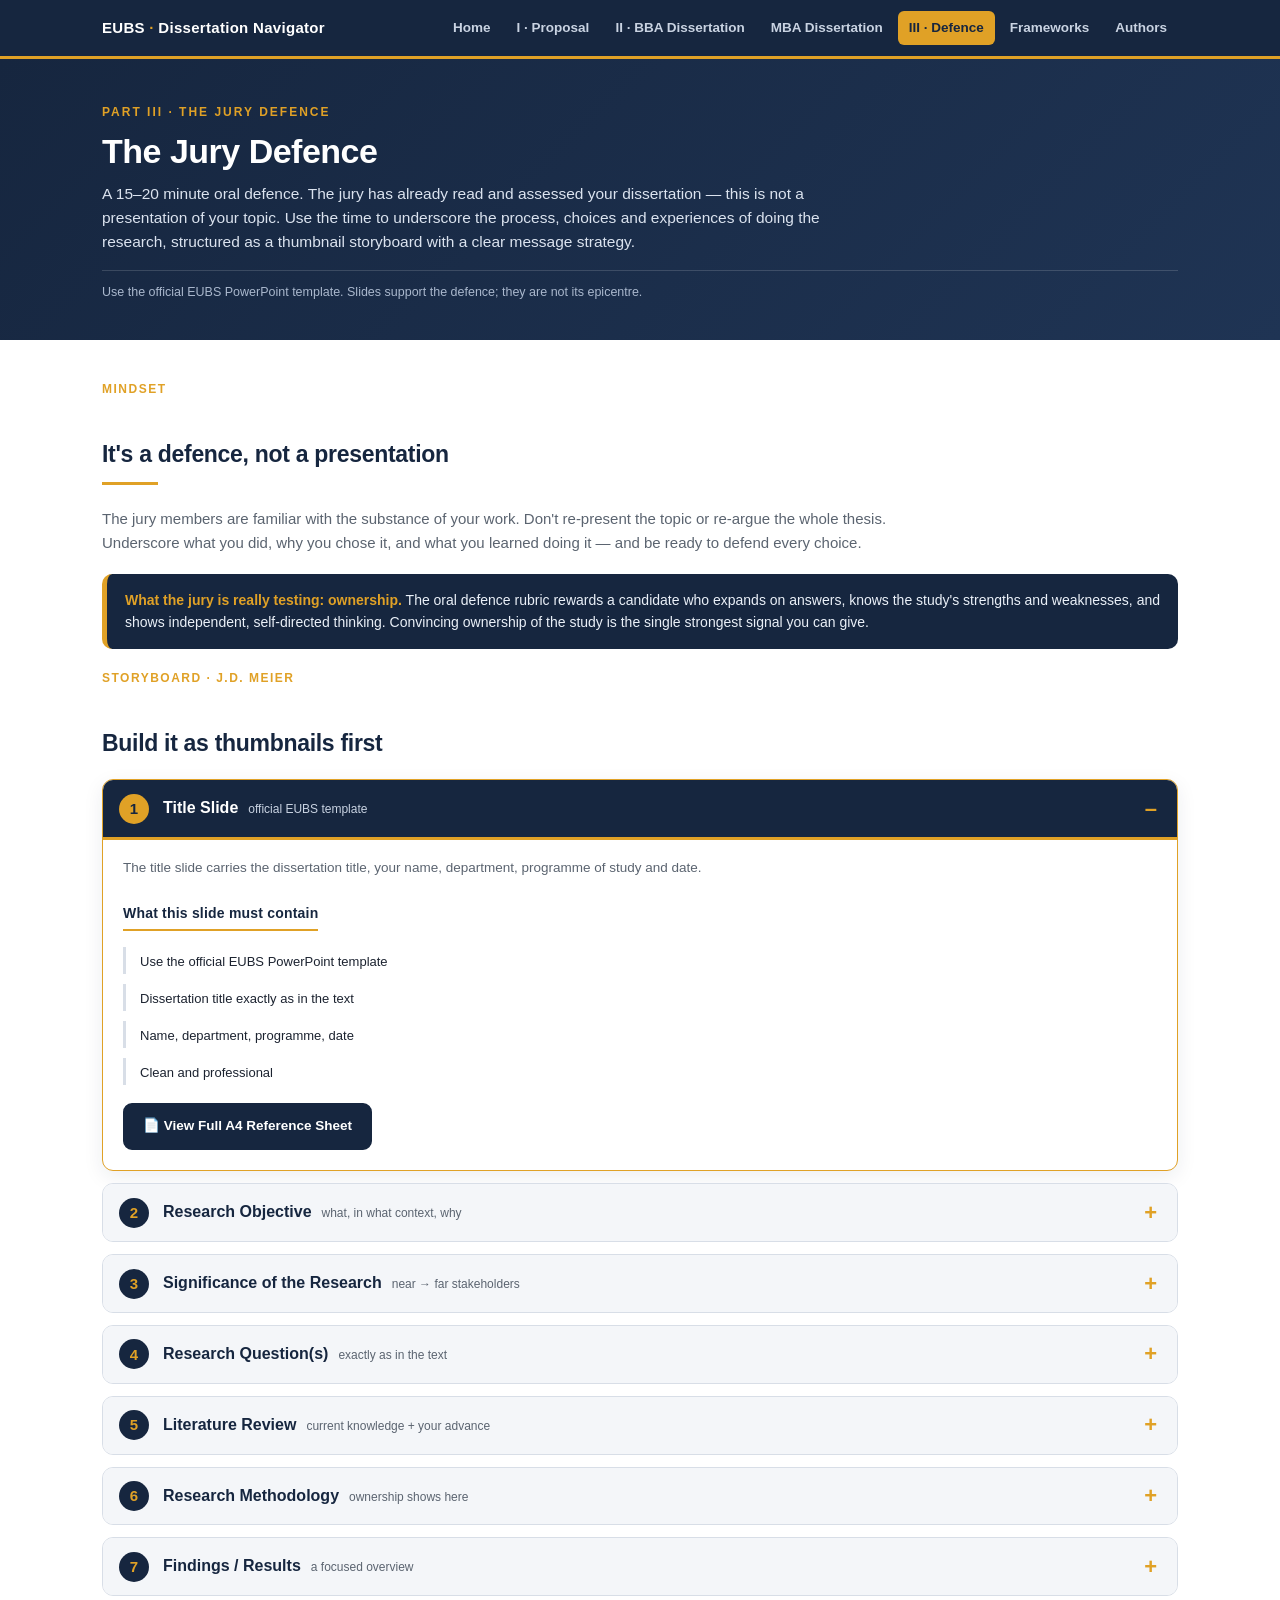
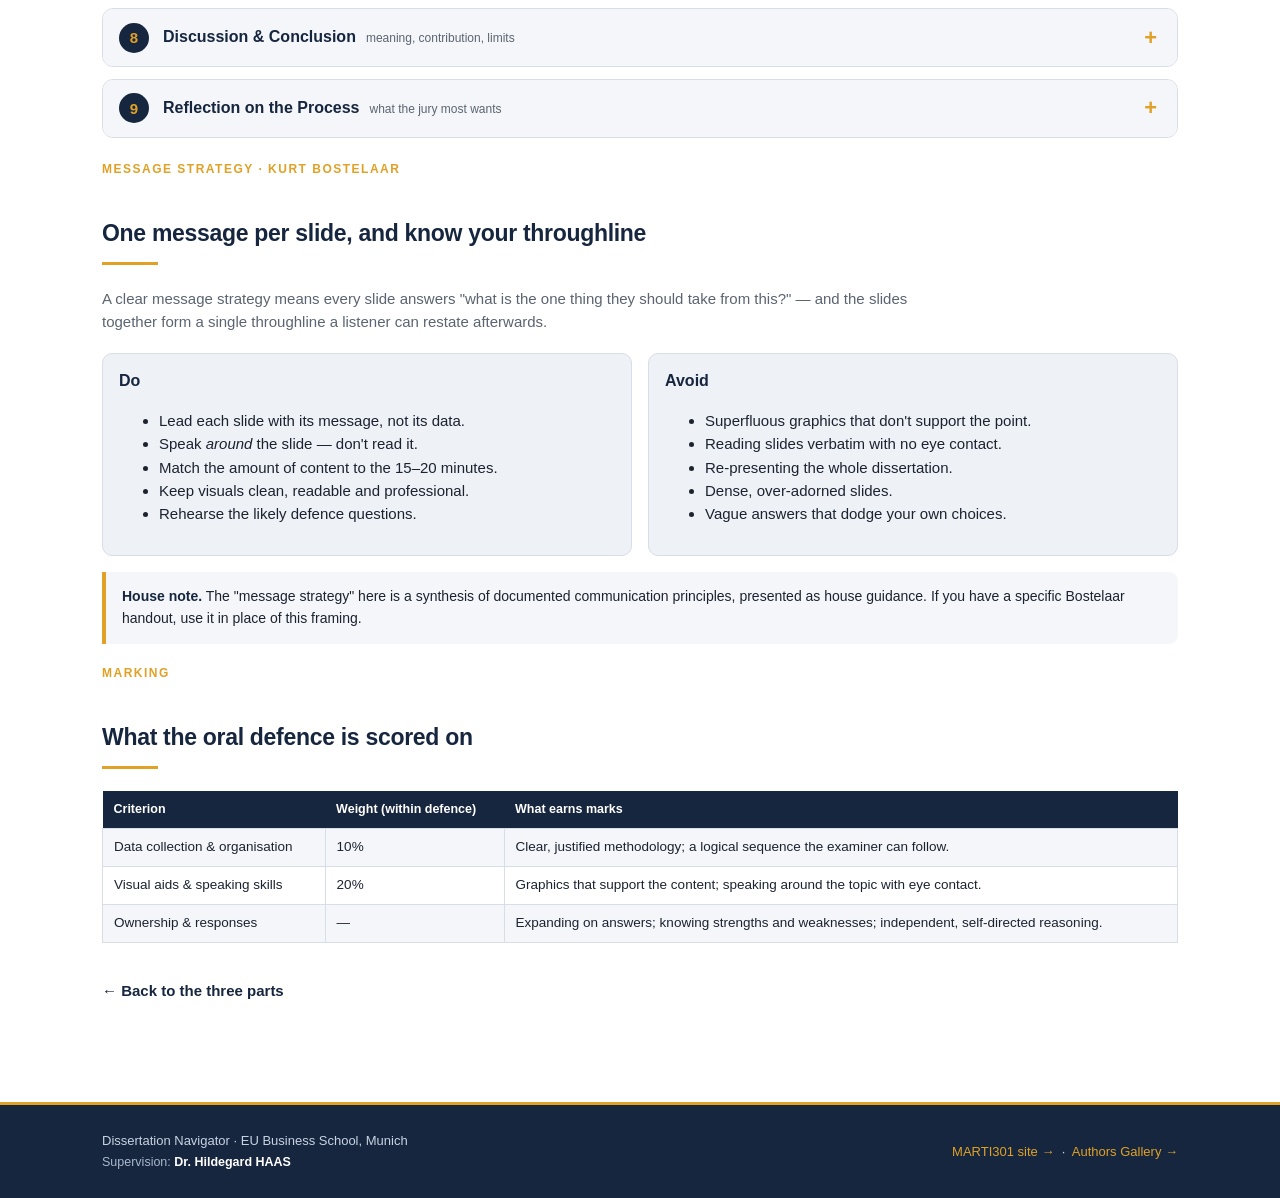
<file: part3-defense.html>
<!DOCTYPE html>
<html lang="en">
<head>
<meta charset="utf-8">
<meta name="viewport" content="width=device-width, initial-scale=1.0">
<title>Part III · The Jury Defence | EUBS Dissertation Navigator</title>
<link rel="stylesheet" href="style.css">
</head>
<body>

<div class="topbar"><div class="wrap">
  <span class="brand">EUBS <span class="accent">·</span> Dissertation Navigator</span>
  <nav class="nav">
    <a href="index.html">Home</a>
    <a href="part1-proposal.html">I · Proposal</a>
    <a href="bba.html">II · BBA Dissertation</a>
    <a href="part2-dissertation.html">MBA Dissertation</a>
    <a href="part3-defense.html" class="active">III · Defence</a>
    <a href="frameworks.html">Frameworks</a>
    <a href="authors.html">Authors</a>
  </nav>
</div></div>
<div class="hero"><div class="wrap">
  <div class="eyebrow">Part III · The Jury Defence</div>
  <h1>The Jury Defence</h1>
  <p>A 15–20 minute oral defence. The jury has already read and assessed your dissertation — this is not a presentation of your topic. Use the time to underscore the process, choices and experiences of doing the research, structured as a thumbnail storyboard with a clear message strategy.</p>
  <div class="meta">Use the official EUBS PowerPoint template. Slides support the defence; they are not its epicentre.</div>
</div></div>

<main><div class="wrap">

  <span class="section-tag">Mindset</span>
  <h2>It's a defence, not a presentation</h2>
  <hr class="rule">
  <p class="lead">The jury members are familiar with the substance of your work. Don't re-present the topic or re-argue the whole thesis. Underscore what you did, why you chose it, and what you learned doing it — and be ready to defend every choice.</p>
  <div class="callout-navy"><b>What the jury is really testing: ownership.</b> The oral defence rubric rewards a candidate who expands on answers, knows the study's strengths and weaknesses, and shows independent, self-directed thinking. Convincing ownership of the study is the single strongest signal you can give.</div>

  <span class="section-tag">Storyboard · J.D. Meier</span>
  <h2>Build it as thumbnails first</h2>


  <div class="chapters">
    <details class="chapter" open>
      <summary>
        <span class="ch-title">Title Slide</span>
        <span class="ch-meta">official EUBS template</span>
      </summary>
      <div class="ch-body">
        <p class="ch-lead">The title slide carries the dissertation title, your name, department, programme of study and date.</p>

        <h4>What this slide must contain</h4>
        <div class="subsec"><div class="must">Use the official EUBS PowerPoint template</div></div>
        <div class="subsec"><div class="must">Dissertation title exactly as in the text</div></div>
        <div class="subsec"><div class="must">Name, department, programme, date</div></div>
        <div class="subsec"><div class="must">Clean and professional</div></div>

        <a class="m-pdf" href="sheets/d1_title.pdf" target="_blank" style="margin-top:8px">&#128196; View Full A4 Reference Sheet</a>
      </div>
    </details>
    <details class="chapter">
      <summary>
        <span class="ch-title">Research Objective</span>
        <span class="ch-meta">what, in what context, why</span>
      </summary>
      <div class="ch-body">
        <p class="ch-lead">State the critical situation the study addresses &#8212; what is researched, in what context, and why.</p>

        <h4>What this slide must contain</h4>
        <div class="subsec"><div class="must">The main goal you set yourself</div></div>
        <div class="subsec"><div class="must">Clarity on what is being researched</div></div>
        <div class="subsec"><div class="must">The context of the research</div></div>
        <div class="subsec"><div class="must">Why it is being researched</div></div>

        <h4>Frameworks for this section</h4>
        <p class="ch-lead" style="margin-bottom:2px">Open the Slibrary sheets that apply here &mdash; each opens its full A4 reference sheet.</p>
      <details class="fw-acc">
        <summary>Frameworks &amp; Slibrary sheets (1)</summary>
        <div class="fw-acc-body">
        <div class="sheet-row" onclick="window.open('slibrary/14_literature_review.pdf','_blank')">
          <div class="sheet-thumb"><svg viewBox="0 0 320 180" preserveAspectRatio="xMidYMid meet" xmlns="http://www.w3.org/2000/svg" font-family="Arial,Helvetica,sans-serif"><circle cx="55" cy="50" r="18" fill="#16263F" opacity="0.85"/><circle cx="95" cy="50" r="18" fill="#E0A126" opacity="0.85"/><circle cx="135" cy="50" r="18" fill="#16263F" opacity="0.85"/><circle cx="175" cy="50" r="18" fill="#E0A126" opacity="0.85"/><path d="M40 74 L160 118 M240 74 L160 118" stroke="#5b6470" stroke-width="1.3" fill="none"/><rect x="110" y="120" width="100" height="34" rx="4" fill="#E0A126"/><text x="160.0" y="139.5" font-size="8.5" fill="#16263F" text-anchor="middle" font-weight="bold"><tspan x="160.0" dy="0">Research Gap</tspan></text><text x="160" y="28" font-size="7" fill="#5b6470" text-anchor="middle" font-weight="normal">sources in conversation</text></svg></div>
          <div class="sheet-meta"><b>Literature Review</b><span>Slibrary D14 &middot; Objective sits in the gap</span></div>
          <div class="sheet-go">&#8250;</div>
        </div>
        </div>
              <h4>Academic phrases for this section</h4>
        <p class="ch-lead" style="margin-bottom:2px">Sentence starters to adapt to your own study &mdash; a scaffold, never text to paste unchanged.</p>
      <details class="phr-acc">
        <summary>Academic phrases (3)</summary>
        <div class="phr-acc-body">
        <div class="phr-group">
          <div class="phr-gtitle">Stating the objective</div>
          <ul class="phr-list"><li>The aim of this research is to...</li><li>This study set out to...</li><li>The central problem this study addresses is...</li></ul>
        </div>
          <a class="m-pdf" href="phrases/d2_objective.pdf" target="_blank" style="margin-top:6px">&#128196; Download the A4 phrase sheet</a>
        </div>
      </details>
        </details>
        <a class="m-pdf" href="sheets/d2_objective.pdf" target="_blank" style="margin-top:8px">&#128196; View Full A4 Reference Sheet</a>
      </div>
    </details>
    <details class="chapter">
      <summary>
        <span class="ch-title">Significance of the Research</span>
        <span class="ch-meta">near &#8594; far stakeholders</span>
      </summary>
      <div class="ch-body">
        <p class="ch-lead">Address the importance of the research to stakeholders, from those most invested to the wider community.</p>

        <h4>What this slide must contain</h4>
        <div class="subsec"><div class="must">Who benefits most, and who least</div></div>
        <div class="subsec"><div class="must">Wider applications to the community</div></div>
        <div class="subsec"><div class="must">Why the study matters beyond the case</div></div>
        <div class="subsec"><div class="must">The contribution's reach</div></div>

        <a class="m-pdf" href="sheets/d3_significance.pdf" target="_blank" style="margin-top:8px">&#128196; View Full A4 Reference Sheet</a>
      </div>
    </details>
    <details class="chapter">
      <summary>
        <span class="ch-title">Research Question(s)</span>
        <span class="ch-meta">exactly as in the text</span>
      </summary>
      <div class="ch-body">
        <p class="ch-lead">List all research questions exactly as they appear in the text of the dissertation.</p>

        <h4>What this slide must contain</h4>
        <div class="subsec"><div class="must">No drift from the written questions</div></div>
        <div class="subsec"><div class="must">Principal question first</div></div>
        <div class="subsec"><div class="must">Subsidiary questions after</div></div>
        <div class="subsec"><div class="must">Verbatim wording</div></div>

        <h4>Frameworks for this section</h4>
        <p class="ch-lead" style="margin-bottom:2px">Open the Slibrary sheets that apply here &mdash; each opens its full A4 reference sheet.</p>
      <details class="fw-acc">
        <summary>Frameworks &amp; Slibrary sheets (1)</summary>
        <div class="fw-acc-body">
        <div class="sheet-row" onclick="window.open('slibrary/02_paradigms.pdf','_blank')">
          <div class="sheet-thumb"><svg viewBox="0 0 320 180" preserveAspectRatio="xMidYMid meet" xmlns="http://www.w3.org/2000/svg" font-family="Arial,Helvetica,sans-serif"><rect x="8" y="66" width="68" height="40" rx="4" fill="#16263F"/><text x="42.0" y="88.5" font-size="7.5" fill="#fff" text-anchor="middle" font-weight="bold"><tspan x="42.0" dy="0">Ontology</tspan></text><rect x="85" y="66" width="68" height="40" rx="4" fill="#16263F"/><text x="119.0" y="84.0" font-size="7.5" fill="#fff" text-anchor="middle" font-weight="bold"><tspan x="119.0" dy="0">Epistem-</tspan><tspan x="119.0" dy="9">ology</tspan></text><rect x="162" y="66" width="68" height="40" rx="4" fill="#16263F"/><text x="196.0" y="84.0" font-size="7.5" fill="#fff" text-anchor="middle" font-weight="bold"><tspan x="196.0" dy="0">Method-</tspan><tspan x="196.0" dy="9">ology</tspan></text><rect x="239" y="66" width="68" height="40" rx="4" fill="#E0A126"/><text x="273.0" y="88.5" font-size="7.5" fill="#16263F" text-anchor="middle" font-weight="bold"><tspan x="273.0" dy="0">Methods</tspan></text><path d="M76 86 L85 86" stroke="#5b6470" stroke-width="1.4"/><path d="M153 86 L162 86" stroke="#5b6470" stroke-width="1.4"/><path d="M230 86 L239 86" stroke="#5b6470" stroke-width="1.4"/><text x="160" y="36" font-size="7" fill="#5b6470" text-anchor="middle" font-weight="normal">the coherence chain examiners check</text></svg></div>
          <div class="sheet-meta"><b>Research Paradigms</b><span>Slibrary A2 &middot; Questions reflect the paradigm</span></div>
          <div class="sheet-go">&#8250;</div>
        </div>
        </div>
      </details>
        <a class="m-pdf" href="sheets/d4_questions.pdf" target="_blank" style="margin-top:8px">&#128196; View Full A4 Reference Sheet</a>
      </div>
    </details>
    <details class="chapter">
      <summary>
        <span class="ch-title">Literature Review</span>
        <span class="ch-meta">current knowledge + your advance</span>
      </summary>
      <div class="ch-body">
        <p class="ch-lead">Give an overview of salient critical studies, delineating current knowledge and how your work advances it.</p>

        <h4>What this slide must contain</h4>
        <div class="subsec"><div class="must">The current critical perspective</div></div>
        <div class="subsec"><div class="must">Salient studies by accredited scholars</div></div>
        <div class="subsec"><div class="must">How your research advances the scholarship</div></div>
        <div class="subsec"><div class="must">Not a full tour &#8212; the essentials</div></div>

        <h4>Frameworks for this section</h4>
        <p class="ch-lead" style="margin-bottom:2px">Open the Slibrary sheets that apply here &mdash; each opens its full A4 reference sheet.</p>
      <details class="fw-acc">
        <summary>Frameworks &amp; Slibrary sheets (2)</summary>
        <div class="fw-acc-body">
        <div class="sheet-row" onclick="window.open('slibrary/14_literature_review.pdf','_blank')">
          <div class="sheet-thumb"><svg viewBox="0 0 320 180" preserveAspectRatio="xMidYMid meet" xmlns="http://www.w3.org/2000/svg" font-family="Arial,Helvetica,sans-serif"><circle cx="55" cy="50" r="18" fill="#16263F" opacity="0.85"/><circle cx="95" cy="50" r="18" fill="#E0A126" opacity="0.85"/><circle cx="135" cy="50" r="18" fill="#16263F" opacity="0.85"/><circle cx="175" cy="50" r="18" fill="#E0A126" opacity="0.85"/><path d="M40 74 L160 118 M240 74 L160 118" stroke="#5b6470" stroke-width="1.3" fill="none"/><rect x="110" y="120" width="100" height="34" rx="4" fill="#E0A126"/><text x="160.0" y="139.5" font-size="8.5" fill="#16263F" text-anchor="middle" font-weight="bold"><tspan x="160.0" dy="0">Research Gap</tspan></text><text x="160" y="28" font-size="7" fill="#5b6470" text-anchor="middle" font-weight="normal">sources in conversation</text></svg></div>
          <div class="sheet-meta"><b>Literature Review</b><span>Slibrary D14 &middot; Current knowledge + your advance</span></div>
          <div class="sheet-go">&#8250;</div>
        </div>
        <div class="sheet-row" onclick="window.open('slibrary/13_harvard.pdf','_blank')">
          <div class="sheet-thumb"><svg viewBox="0 0 320 180" preserveAspectRatio="xMidYMid meet" xmlns="http://www.w3.org/2000/svg" font-family="Arial,Helvetica,sans-serif"><rect x="20" y="50" width="110" height="44" rx="4" fill="#16263F"/><text x="75.0" y="70.0" font-size="8" fill="#fff" text-anchor="middle" font-weight="bold"><tspan x="75.0" dy="0">In-text</tspan><tspan x="75.0" dy="9">(Author, Year)</tspan></text><rect x="190" y="50" width="110" height="44" rx="4" fill="#E0A126"/><text x="245.0" y="70.0" font-size="8" fill="#16263F" text-anchor="middle" font-weight="bold"><tspan x="245.0" dy="0">Reference</tspan><tspan x="245.0" dy="9">List</tspan></text><path d="M130 64 L190 64" stroke="#5b6470" stroke-width="1.6"/><path d="M182 60 L190 64 L182 68" fill="#5b6470"/><path d="M190 82 L130 82" stroke="#5b6470" stroke-width="1.6"/><path d="M138 78 L130 82 L138 86" fill="#5b6470"/><text x="160" y="120" font-size="7.5" fill="#16263F" text-anchor="middle" font-weight="bold">both directions must match</text></svg></div>
          <div class="sheet-meta"><b>Harvard Referencing</b><span>Slibrary D13 &middot; Cite accredited scholars</span></div>
          <div class="sheet-go">&#8250;</div>
        </div>
        </div>
              <h4>Academic phrases for this section</h4>
        <p class="ch-lead" style="margin-bottom:2px">Sentence starters to adapt to your own study &mdash; a scaffold, never text to paste unchanged.</p>
      <details class="phr-acc">
        <summary>Academic phrases (3)</summary>
        <div class="phr-acc-body">
        <div class="phr-group">
          <div class="phr-gtitle">Positioning against the literature</div>
          <ul class="phr-list"><li>The current state of knowledge shows that...</li><li>Previous research has established that...</li><li>This study advances the scholarship by...</li></ul>
        </div>
          <a class="m-pdf" href="phrases/d5_literature.pdf" target="_blank" style="margin-top:6px">&#128196; Download the A4 phrase sheet</a>
        </div>
      </details>
        </details>
        <a class="m-pdf" href="sheets/d5_literature.pdf" target="_blank" style="margin-top:8px">&#128196; View Full A4 Reference Sheet</a>
      </div>
    </details>
    <details class="chapter">
      <summary>
        <span class="ch-title">Research Methodology</span>
        <span class="ch-meta">ownership shows here</span>
      </summary>
      <div class="ch-body">
        <p class="ch-lead">Overview the methods and the rationale for choosing them, addressing validity and reliability.</p>

        <h4>What this slide must contain</h4>
        <div class="subsec"><div class="must">The methods and strategies used</div></div>
        <div class="subsec"><div class="must">The rationale for selecting them</div></div>
        <div class="subsec"><div class="must">Validity and reliability addressed</div></div>
        <div class="subsec"><div class="must">Where your ownership is demonstrated</div></div>

        <h4>Frameworks for this section</h4>
        <p class="ch-lead" style="margin-bottom:2px">Open the Slibrary sheets that apply here &mdash; each opens its full A4 reference sheet.</p>
      <details class="fw-acc">
        <summary>Frameworks &amp; Slibrary sheets (3)</summary>
        <div class="fw-acc-body">
        <div class="sheet-row" onclick="window.open('slibrary/05_designs.pdf','_blank')">
          <div class="sheet-thumb"><svg viewBox="0 0 320 180" preserveAspectRatio="xMidYMid meet" xmlns="http://www.w3.org/2000/svg" font-family="Arial,Helvetica,sans-serif"><rect x="120" y="14" width="80" height="26" rx="4" fill="#E0A126"/><text x="160.0" y="25.0" font-size="7.5" fill="#16263F" text-anchor="middle" font-weight="bold"><tspan x="160.0" dy="0">Research</tspan><tspan x="160.0" dy="9">Design</tspan></text><rect x="8" y="80" width="88" height="34" rx="4" fill="#16263F"/><text x="52.0" y="95.0" font-size="7" fill="#fff" text-anchor="middle" font-weight="bold"><tspan x="52.0" dy="0">Fixed /</tspan><tspan x="52.0" dy="9">Quantitative</tspan></text><rect x="224" y="80" width="88" height="34" rx="4" fill="#16263F"/><text x="268.0" y="95.0" font-size="7" fill="#fff" text-anchor="middle" font-weight="bold"><tspan x="268.0" dy="0">Flexible /</tspan><tspan x="268.0" dy="9">Qualitative</tspan></text><path d="M140 40 C90 55 52 60 52 80 M180 40 C230 55 268 60 268 80" stroke="#5b6470" stroke-width="1.4" fill="none"/><text x="52" y="132" font-size="6" fill="#5b6470" text-anchor="middle" font-weight="normal">survey, experiment</text><text x="268" y="132" font-size="6" fill="#5b6470" text-anchor="middle" font-weight="normal">case, ethnography</text></svg></div>
          <div class="sheet-meta"><b>Research Designs</b><span>Slibrary B5 &middot; The design and its rationale</span></div>
          <div class="sheet-go">&#8250;</div>
        </div>
        <div class="sheet-row" onclick="window.open('slibrary/07_sampling.pdf','_blank')">
          <div class="sheet-thumb"><svg viewBox="0 0 320 180" preserveAspectRatio="xMidYMid meet" xmlns="http://www.w3.org/2000/svg" font-family="Arial,Helvetica,sans-serif"><rect x="14" y="30" width="130" height="44" rx="4" fill="#16263F"/><text x="79.0" y="50.0" font-size="8" fill="#fff" text-anchor="middle" font-weight="bold"><tspan x="79.0" dy="0">PROBABILITY</tspan><tspan x="79.0" dy="9">statistical</tspan></text><rect x="14" y="100" width="130" height="44" rx="4" fill="#E0A126"/><text x="79.0" y="120.0" font-size="8" fill="#16263F" text-anchor="middle" font-weight="bold"><tspan x="79.0" dy="0">NON-PROBABILITY</tspan><tspan x="79.0" dy="9">analytical</tspan></text><rect x="200" y="64" width="106" height="44" rx="4" fill="#1f3454"/><text x="253.0" y="84.0" font-size="8" fill="#fff" text-anchor="middle" font-weight="bold"><tspan x="253.0" dy="0">Your</tspan><tspan x="253.0" dy="9">Sample</tspan></text><path d="M144 52 L200 80 M144 122 L200 92" stroke="#5b6470" stroke-width="1.4" fill="none"/><text x="160" y="20" font-size="7" fill="#5b6470" text-anchor="middle" font-weight="normal">match claim to sample</text></svg></div>
          <div class="sheet-meta"><b>Sampling Strategies</b><span>Slibrary B7 &middot; Sampling and its logic</span></div>
          <div class="sheet-go">&#8250;</div>
        </div>
        <div class="sheet-row" onclick="window.open('slibrary/08_validity.pdf','_blank')">
          <div class="sheet-thumb"><svg viewBox="0 0 320 180" preserveAspectRatio="xMidYMid meet" xmlns="http://www.w3.org/2000/svg" font-family="Arial,Helvetica,sans-serif"><text x="88" y="26" font-size="8" fill="#16263F" text-anchor="middle" font-weight="bold">QUANTITATIVE</text><text x="232" y="26" font-size="8" fill="#E0A126" text-anchor="middle" font-weight="bold">QUALITATIVE</text><rect x="20" y="38" width="130" height="24" rx="4" fill="#16263F"/><text x="85.0" y="52.5" font-size="7" fill="#fff" text-anchor="middle" font-weight="bold"><tspan x="85.0" dy="0">Internal validity</tspan></text><rect x="170" y="38" width="130" height="24" rx="4" fill="#E0A126"/><text x="235.0" y="52.5" font-size="7" fill="#16263F" text-anchor="middle" font-weight="bold"><tspan x="235.0" dy="0">Credibility</tspan></text><rect x="20" y="68" width="130" height="24" rx="4" fill="#16263F"/><text x="85.0" y="82.5" font-size="7" fill="#fff" text-anchor="middle" font-weight="bold"><tspan x="85.0" dy="0">External validity</tspan></text><rect x="170" y="68" width="130" height="24" rx="4" fill="#E0A126"/><text x="235.0" y="82.5" font-size="7" fill="#16263F" text-anchor="middle" font-weight="bold"><tspan x="235.0" dy="0">Transferability</tspan></text><rect x="20" y="98" width="130" height="24" rx="4" fill="#16263F"/><text x="85.0" y="112.5" font-size="7" fill="#fff" text-anchor="middle" font-weight="bold"><tspan x="85.0" dy="0">Reliability</tspan></text><rect x="170" y="98" width="130" height="24" rx="4" fill="#E0A126"/><text x="235.0" y="112.5" font-size="7" fill="#16263F" text-anchor="middle" font-weight="bold"><tspan x="235.0" dy="0">Dependability</tspan></text><rect x="20" y="128" width="130" height="24" rx="4" fill="#16263F"/><text x="85.0" y="142.5" font-size="7" fill="#fff" text-anchor="middle" font-weight="bold"><tspan x="85.0" dy="0">Objectivity</tspan></text><rect x="170" y="128" width="130" height="24" rx="4" fill="#E0A126"/><text x="235.0" y="142.5" font-size="7" fill="#16263F" text-anchor="middle" font-weight="bold"><tspan x="235.0" dy="0">Confirmability</tspan></text></svg></div>
          <div class="sheet-meta"><b>Validity, Reliability & Trust</b><span>Slibrary B8 &middot; Validity and reliability</span></div>
          <div class="sheet-go">&#8250;</div>
        </div>
        </div>
              <h4>Academic phrases for this section</h4>
        <p class="ch-lead" style="margin-bottom:2px">Sentence starters to adapt to your own study &mdash; a scaffold, never text to paste unchanged.</p>
      <details class="phr-acc">
        <summary>Academic phrases (3)</summary>
        <div class="phr-acc-body">
        <div class="phr-group">
          <div class="phr-gtitle">Explaining the method</div>
          <ul class="phr-list"><li>This study employed a ... approach because...</li><li>The method was selected to ensure validity and reliability by...</li><li>Data was collected and analysed using...</li></ul>
        </div>
          <a class="m-pdf" href="phrases/d6_methodology.pdf" target="_blank" style="margin-top:6px">&#128196; Download the A4 phrase sheet</a>
        </div>
      </details>
        </details>
        <a class="m-pdf" href="sheets/d6_methodology.pdf" target="_blank" style="margin-top:8px">&#128196; View Full A4 Reference Sheet</a>
      </div>
    </details>
    <details class="chapter">
      <summary>
        <span class="ch-title">Findings / Results</span>
        <span class="ch-meta">a focused overview</span>
      </summary>
      <div class="ch-body">
        <p class="ch-lead">Provide a detailed but focused overview of the findings &#8212; the evidence, not every table.</p>

        <h4>What this slide must contain</h4>
        <div class="subsec"><div class="must">The key results, clearly presented</div></div>
        <div class="subsec"><div class="must">Evidence, not exhaustive data</div></div>
        <div class="subsec"><div class="must">Organised by research question</div></div>
        <div class="subsec"><div class="must">Readable, professional visuals</div></div>

        <h4>Frameworks for this section</h4>
        <p class="ch-lead" style="margin-bottom:2px">Open the Slibrary sheets that apply here &mdash; each opens its full A4 reference sheet.</p>
      <details class="fw-acc">
        <summary>Frameworks &amp; Slibrary sheets (2)</summary>
        <div class="fw-acc-body">
        <div class="sheet-row" onclick="window.open('slibrary/11_statistics.pdf','_blank')">
          <div class="sheet-thumb"><svg viewBox="0 0 320 180" preserveAspectRatio="xMidYMid meet" xmlns="http://www.w3.org/2000/svg" font-family="Arial,Helvetica,sans-serif"><rect x="14" y="40" width="130" height="46" rx="4" fill="#16263F"/><text x="79.0" y="61.0" font-size="8" fill="#fff" text-anchor="middle" font-weight="bold"><tspan x="79.0" dy="0">DESCRIPTIVE</tspan><tspan x="79.0" dy="9">summarise data</tspan></text><rect x="176" y="40" width="130" height="46" rx="4" fill="#E0A126"/><text x="241.0" y="61.0" font-size="8" fill="#16263F" text-anchor="middle" font-weight="bold"><tspan x="241.0" dy="0">INFERENTIAL</tspan><tspan x="241.0" dy="9">beyond sample</tspan></text><rect x="30" y="108" width="18" height="40" fill="#16263F"/><rect x="54" y="96" width="18" height="52" fill="#16263F"/><rect x="78" y="118" width="18" height="30" fill="#16263F"/><path d="M180 148 C220 148 250 120 300 108" stroke="#E0A126" stroke-width="2" fill="none"/><text x="160" y="168" font-size="7" fill="#5b6470" text-anchor="middle" font-weight="normal">know your data before testing it</text></svg></div>
          <div class="sheet-meta"><b>Descriptive & Inferential Statistics</b><span>Slibrary C11 &middot; Present results clearly</span></div>
          <div class="sheet-go">&#8250;</div>
        </div>
        <div class="sheet-row" onclick="window.open('slibrary/10_thematic.pdf','_blank')">
          <div class="sheet-thumb"><svg viewBox="0 0 320 180" preserveAspectRatio="xMidYMid meet" xmlns="http://www.w3.org/2000/svg" font-family="Arial,Helvetica,sans-serif"><rect x="6" y="66" width="48" height="34" rx="4" fill="#E0A126"/><text x="30.0" y="85.5" font-size="10" fill="#16263F" text-anchor="middle" font-weight="bold"><tspan x="30.0" dy="0">1</tspan></text><rect x="58" y="66" width="48" height="34" rx="4" fill="#16263F"/><text x="82.0" y="85.5" font-size="10" fill="#fff" text-anchor="middle" font-weight="bold"><tspan x="82.0" dy="0">2</tspan></text><rect x="110" y="66" width="48" height="34" rx="4" fill="#16263F"/><text x="134.0" y="85.5" font-size="10" fill="#fff" text-anchor="middle" font-weight="bold"><tspan x="134.0" dy="0">3</tspan></text><rect x="162" y="66" width="48" height="34" rx="4" fill="#16263F"/><text x="186.0" y="85.5" font-size="10" fill="#fff" text-anchor="middle" font-weight="bold"><tspan x="186.0" dy="0">4</tspan></text><rect x="214" y="66" width="48" height="34" rx="4" fill="#16263F"/><text x="238.0" y="85.5" font-size="10" fill="#fff" text-anchor="middle" font-weight="bold"><tspan x="238.0" dy="0">5</tspan></text><rect x="266" y="66" width="48" height="34" rx="4" fill="#E0A126"/><text x="290.0" y="85.5" font-size="10" fill="#16263F" text-anchor="middle" font-weight="bold"><tspan x="290.0" dy="0">6</tspan></text><path d="M54 83 L58 83" stroke="#5b6470" stroke-width="1.3"/><path d="M106 83 L110 83" stroke="#5b6470" stroke-width="1.3"/><path d="M158 83 L162 83" stroke="#5b6470" stroke-width="1.3"/><path d="M210 83 L214 83" stroke="#5b6470" stroke-width="1.3"/><path d="M262 83 L266 83" stroke="#5b6470" stroke-width="1.3"/><text x="160" y="40" font-size="6.4" fill="#5b6470" text-anchor="middle" font-weight="normal">familiarise &#8594; code &#8594; theme &#8594; write</text><path d="M280 100 C280 140 40 140 30 100" stroke="#E0A126" stroke-width="1.3" fill="none" stroke-dasharray="4 3"/></svg></div>
          <div class="sheet-meta"><b>Thematic Analysis</b><span>Slibrary C10 &middot; Qualitative findings by theme</span></div>
          <div class="sheet-go">&#8250;</div>
        </div>
        </div>
              <h4>Academic phrases for this section</h4>
        <p class="ch-lead" style="margin-bottom:2px">Sentence starters to adapt to your own study &mdash; a scaffold, never text to paste unchanged.</p>
      <details class="phr-acc">
        <summary>Academic phrases (3)</summary>
        <div class="phr-acc-body">
        <div class="phr-group">
          <div class="phr-gtitle">Presenting the findings</div>
          <ul class="phr-list"><li>The key finding of this study is that...</li><li>As shown in Figure ..., the results indicate...</li><li>The analysis revealed that...</li></ul>
        </div>
          <a class="m-pdf" href="phrases/d7_findings.pdf" target="_blank" style="margin-top:6px">&#128196; Download the A4 phrase sheet</a>
        </div>
      </details>
        </details>
        <a class="m-pdf" href="sheets/d7_findings.pdf" target="_blank" style="margin-top:8px">&#128196; View Full A4 Reference Sheet</a>
      </div>
    </details>
    <details class="chapter">
      <summary>
        <span class="ch-title">Discussion &amp; Conclusion</span>
        <span class="ch-meta">meaning, contribution, limits</span>
      </summary>
      <div class="ch-body">
        <p class="ch-lead">Interpret the findings against the literature, and state your contribution, recommendations and limitations.</p>

        <h4>What this slide must contain</h4>
        <div class="subsec"><div class="must">What the findings mean against prior work</div></div>
        <div class="subsec"><div class="must">Your contribution to practice and knowledge</div></div>
        <div class="subsec"><div class="must">Practical recommendations</div></div>
        <div class="subsec"><div class="must">Honest limitations</div></div>

        <h4>Frameworks for this section</h4>
        <p class="ch-lead" style="margin-bottom:2px">Open the Slibrary sheets that apply here &mdash; each opens its full A4 reference sheet.</p>
      <details class="fw-acc">
        <summary>Frameworks &amp; Slibrary sheets (1)</summary>
        <div class="fw-acc-body">
        <div class="sheet-row" onclick="window.open('slibrary/14_literature_review.pdf','_blank')">
          <div class="sheet-thumb"><svg viewBox="0 0 320 180" preserveAspectRatio="xMidYMid meet" xmlns="http://www.w3.org/2000/svg" font-family="Arial,Helvetica,sans-serif"><circle cx="55" cy="50" r="18" fill="#16263F" opacity="0.85"/><circle cx="95" cy="50" r="18" fill="#E0A126" opacity="0.85"/><circle cx="135" cy="50" r="18" fill="#16263F" opacity="0.85"/><circle cx="175" cy="50" r="18" fill="#E0A126" opacity="0.85"/><path d="M40 74 L160 118 M240 74 L160 118" stroke="#5b6470" stroke-width="1.3" fill="none"/><rect x="110" y="120" width="100" height="34" rx="4" fill="#E0A126"/><text x="160.0" y="139.5" font-size="8.5" fill="#16263F" text-anchor="middle" font-weight="bold"><tspan x="160.0" dy="0">Research Gap</tspan></text><text x="160" y="28" font-size="7" fill="#5b6470" text-anchor="middle" font-weight="normal">sources in conversation</text></svg></div>
          <div class="sheet-meta"><b>Literature Review</b><span>Slibrary D14 &middot; Interpret against the literature</span></div>
          <div class="sheet-go">&#8250;</div>
        </div>
        </div>
              <h4>Academic phrases for this section</h4>
        <p class="ch-lead" style="margin-bottom:2px">Sentence starters to adapt to your own study &mdash; a scaffold, never text to paste unchanged.</p>
      <details class="phr-acc">
        <summary>Academic phrases (3)</summary>
        <div class="phr-acc-body">
        <div class="phr-group">
          <div class="phr-gtitle">Interpreting and concluding</div>
          <ul class="phr-list"><li>These findings suggest that...</li><li>This study contributes to ... by...</li><li>The main limitation of this study is...</li></ul>
        </div>
          <a class="m-pdf" href="phrases/d8_discussion.pdf" target="_blank" style="margin-top:6px">&#128196; Download the A4 phrase sheet</a>
        </div>
      </details>
        </details>
        <a class="m-pdf" href="sheets/d8_discussion.pdf" target="_blank" style="margin-top:8px">&#128196; View Full A4 Reference Sheet</a>
      </div>
    </details>
    <details class="chapter">
      <summary>
        <span class="ch-title">Reflection on the Process</span>
        <span class="ch-meta">what the jury most wants</span>
      </summary>
      <div class="ch-body">
        <p class="ch-lead">Use the time to underscore the experiences and choices of doing the research &#8212; not to re-present the topic.</p>

        <h4>What this slide must contain</h4>
        <div class="subsec"><div class="must">The experiences and processes you encountered</div></div>
        <div class="subsec"><div class="must">The choices you made and why</div></div>
        <div class="subsec"><div class="must">Independence and self-direction</div></div>
        <div class="subsec"><div class="must">Convincing ownership of the study</div></div>

        <h4>Frameworks for this section</h4>
        <p class="ch-lead" style="margin-bottom:2px">Open the Slibrary sheets that apply here &mdash; each opens its full A4 reference sheet.</p>
      <details class="fw-acc">
        <summary>Frameworks &amp; Slibrary sheets (1)</summary>
        <div class="fw-acc-body">
        <div class="sheet-row" onclick="window.open('slibrary/16_integrity_ai.pdf','_blank')">
          <div class="sheet-thumb"><svg viewBox="0 0 320 180" preserveAspectRatio="xMidYMid meet" xmlns="http://www.w3.org/2000/svg" font-family="Arial,Helvetica,sans-serif"><rect x="14" y="60" width="90" height="44" rx="4" fill="#16263F"/><text x="59.0" y="80.0" font-size="7.5" fill="#fff" text-anchor="middle" font-weight="bold"><tspan x="59.0" dy="0">AI suggests</tspan><tspan x="59.0" dy="9">a source</tspan></text><rect x="115" y="60" width="90" height="44" rx="4" fill="#E0A126"/><text x="160.0" y="80.0" font-size="8" fill="#16263F" text-anchor="middle" font-weight="bold"><tspan x="160.0" dy="0">VERIFY</tspan><tspan x="160.0" dy="9">the original</tspan></text><rect x="216" y="60" width="90" height="44" rx="4" fill="#1f3454"/><text x="261.0" y="80.0" font-size="7.5" fill="#fff" text-anchor="middle" font-weight="bold"><tspan x="261.0" dy="0">AI Annex</tspan><tspan x="261.0" dy="9">screenshot</tspan></text><path d="M104 82 L115 82 M205 82 L216 82" stroke="#5b6470" stroke-width="1.5"/><text x="160" y="36" font-size="6.8" fill="#5b6470" text-anchor="middle" font-weight="normal">the guard against hallucinated citations</text><text x="160" y="128" font-size="7.5" fill="#c0392b" text-anchor="middle" font-weight="bold">never cite unseen</text></svg></div>
          <div class="sheet-meta"><b>Academic Integrity & AI</b><span>Slibrary D16 &middot; Ownership and integrity</span></div>
          <div class="sheet-go">&#8250;</div>
        </div>
        </div>
      </details>
        <a class="m-pdf" href="sheets/d9_reflection.pdf" target="_blank" style="margin-top:8px">&#128196; View Full A4 Reference Sheet</a>
      </div>
    </details>
  </div>


  <span class="section-tag">Message strategy · Kurt Bostelaar</span>
  <h2>One message per slide, and know your throughline</h2>
  <hr class="rule">
  <p class="lead">A clear message strategy means every slide answers "what is the one thing they should take from this?" — and the slides together form a single throughline a listener can restate afterwards.</p>
  <div class="two">
    <div class="box"><h3>Do</h3>
      <ul>
        <li>Lead each slide with its message, not its data.</li>
        <li>Speak <i>around</i> the slide — don't read it.</li>
        <li>Match the amount of content to the 15–20 minutes.</li>
        <li>Keep visuals clean, readable and professional.</li>
        <li>Rehearse the likely defence questions.</li>
      </ul>
    </div>
    <div class="box"><h3>Avoid</h3>
      <ul>
        <li>Superfluous graphics that don't support the point.</li>
        <li>Reading slides verbatim with no eye contact.</li>
        <li>Re-presenting the whole dissertation.</li>
        <li>Dense, over-adorned slides.</li>
        <li>Vague answers that dodge your own choices.</li>
      </ul>
    </div>
  </div>
  <div class="note"><b>House note.</b> The "message strategy" here is a synthesis of documented communication principles, presented as house guidance. If you have a specific Bostelaar handout, use it in place of this framing.</div>

  <span class="section-tag">Marking</span>
  <h2>What the oral defence is scored on</h2>
  <hr class="rule">
  <table class="data">
    <tr><th>Criterion</th><th>Weight (within defence)</th><th>What earns marks</th></tr>
    <tr><td>Data collection &amp; organisation</td><td>10%</td><td>Clear, justified methodology; a logical sequence the examiner can follow.</td></tr>
    <tr><td>Visual aids &amp; speaking skills</td><td>20%</td><td>Graphics that support the content; speaking around the topic with eye contact.</td></tr>
    <tr><td>Ownership &amp; responses</td><td>—</td><td>Expanding on answers; knowing strengths and weaknesses; independent, self-directed reasoning.</td></tr>
  </table>

  <a class="backlink" href="index.html">← Back to the three parts</a>
</div></main>

<footer><div class="wrap">
  <div>Dissertation Navigator · EU Business School, Munich<br>
    <span class="small" style="color:#aab8cd">Supervision: <span class="sig">Dr. Hildegard HAAS</span></span></div>
  <div><a href="https://drhaas-eubs.github.io/marti301/">MARTI301 site →</a> &nbsp;·&nbsp; <a href="authors.html">Authors Gallery →</a></div>
</div></footer>


<script>
function openFw(id){document.getElementById('fw-'+id).classList.add('open');document.body.style.overflow='hidden';}
function closeFw(id){document.getElementById('fw-'+id).classList.remove('open');document.body.style.overflow='';}
document.addEventListener('keydown',function(e){if(e.key==='Escape')document.querySelectorAll('.modal-ov.open').forEach(function(m){m.classList.remove('open');document.body.style.overflow='';});});
</script>
</body>
</html>
</file>
<file: style.css>
/* EUBS MBA Dissertation Companion — house style
   Navy #16263F · Gold #E0A126 · Arial */
:root{
  --navy:#16263F; --navy2:#1f3454; --gold:#E0A126; --gold-soft:#f6edda;
  --ink:#1c2330; --grey:#5b6470; --line:#d8dee7; --light:#f4f6f9;
  --panel:#eef1f6; --white:#fff;
  --red:#c0392b; --amber:#c9880f; --green:#1e7a4d;
  --maxw:1120px;
}
*{box-sizing:border-box}
html{scroll-behavior:smooth}
body{
  margin:0; font-family:Arial,Helvetica,sans-serif; color:var(--ink);
  background:var(--white); line-height:1.55; font-size:15px;
}
.wrap{max-width:var(--maxw); margin:0 auto; padding:0 22px}
a{color:var(--navy); text-decoration:none}
a:hover{text-decoration:underline}

/* ---------- top bar ---------- */
.topbar{background:var(--navy); border-bottom:3px solid var(--gold); position:sticky; top:0; z-index:50}
.topbar .wrap{display:flex; align-items:center; justify-content:space-between; min-height:56px; flex-wrap:wrap; gap:6px}
.brand{color:#fff; font-weight:bold; font-size:15px; letter-spacing:.3px}
.brand .accent{color:var(--gold)}
.nav{display:flex; gap:4px; flex-wrap:wrap}
.nav a{color:#c9d3e2; padding:7px 11px; border-radius:6px; font-size:13.5px; font-weight:bold}
.nav a:hover{color:#fff; background:var(--navy2); text-decoration:none}
.nav a.active{color:var(--navy); background:var(--gold)}

/* ---------- hero ---------- */
.hero{background:linear-gradient(135deg,var(--navy) 0%,var(--navy2) 100%); color:#fff; padding:44px 0 38px}
.hero .eyebrow, .eyebrow{color:var(--gold); font-weight:bold; font-size:12px; letter-spacing:2px; text-transform:uppercase; margin-bottom:10px}
.hero h1{margin:0 0 12px; font-size:34px; line-height:1.12; letter-spacing:-.5px}
.hero p{margin:0; max-width:760px; color:#dbe3ef; font-size:15.5px}
.hero .meta{margin-top:16px; color:#aab8cd; font-size:12.5px; border-top:1px solid rgba(255,255,255,.15); padding-top:12px}

/* ---------- main ---------- */
main{padding:36px 0 60px}
h2{color:var(--navy); font-size:23px; margin:34px 0 6px; letter-spacing:-.3px}
h2:first-child{margin-top:0}
h3{color:var(--navy); font-size:16px; margin:0 0 6px}
.lead{color:var(--grey); font-size:15px; margin:0 0 20px; max-width:820px}
.section-tag{display:inline-block; color:var(--gold); font-weight:bold; font-size:12px; letter-spacing:1.5px; text-transform:uppercase; margin-bottom:4px}
.rule{height:3px; width:56px; background:var(--gold); border:0; margin:10px 0 22px}

/* ---------- pills / search ---------- */
.searchbox{margin:8px 0 6px}
.searchbox input{width:100%; padding:12px 15px; font-size:15px; border:1.5px solid var(--line); border-radius:9px; font-family:inherit}
.searchbox input:focus{outline:none; border-color:var(--gold)}
.pill{display:inline-block; background:var(--panel); color:var(--navy); border:1px solid var(--line);
  padding:5px 11px; border-radius:20px; font-size:12px; font-weight:bold; margin:0 5px 6px 0}

/* ---------- cards grid ---------- */
.grid{display:grid; grid-template-columns:repeat(auto-fill,minmax(255px,1fr)); gap:16px; margin:12px 0 8px}
.card{background:var(--white); border:1px solid var(--line); border-radius:11px; padding:16px 16px 15px;
  transition:box-shadow .15s, transform .15s, border-color .15s; display:flex; flex-direction:column}
.card:hover{box-shadow:0 8px 22px rgba(22,38,63,.11); border-color:var(--gold); transform:translateY(-2px)}
.card .cat{color:var(--gold); font-weight:bold; font-size:10.5px; letter-spacing:1px; text-transform:uppercase; margin-bottom:5px}
.card h3{font-size:15px; margin:0 0 6px}
.card .def{color:var(--grey); font-size:12.8px; margin-bottom:9px; flex-grow:1}
.card .m-pts, .card ul{margin:0 0 10px; padding-left:16px; color:var(--ink); font-size:12.5px}
.card .m-pts li{margin-bottom:2px}
.card .ref, .card .m-ref{font-size:11px; color:var(--grey); border-top:1px solid var(--line); padding-top:8px; margin-top:auto}
.card .ref b, .card .m-ref b{display:block; color:var(--navy); letter-spacing:.6px; font-size:9.5px; margin-bottom:2px}
.card .m-pdf, .card .pdf-link{display:inline-block; margin-top:9px; font-size:12px; font-weight:bold; color:var(--navy);
  background:var(--gold-soft); border:1px solid var(--gold); padding:6px 10px; border-radius:7px}
.card .m-pdf:hover, .card .pdf-link:hover{background:var(--gold); text-decoration:none}

/* group heading strip */
.group-head{margin:26px 0 4px; padding:9px 14px; background:var(--navy); color:#fff; border-radius:8px; border-left:5px solid var(--gold)}
.group-head b{font-size:14px; letter-spacing:.4px}
.group-head span{color:#aab8cd; font-size:12px; margin-left:6px}

/* ---------- callout / note panels ---------- */
.note{background:var(--light); border-left:4px solid var(--gold); padding:14px 16px; border-radius:0 9px 9px 0; margin:16px 0; font-size:14px}
.note b{color:var(--navy)}
.callout-navy{background:var(--navy); color:#eaf0f8; padding:16px 18px; border-radius:10px; margin:16px 0; font-size:14px; border-left:5px solid var(--gold)}
.callout-navy b{color:var(--gold)}
.warn{background:#fcf0f0; border:1px solid #e0b4b4; border-left:4px solid var(--red); padding:13px 16px; border-radius:0 9px 9px 0; margin:16px 0; font-size:13.5px}
.warn b{color:var(--red)}

/* ---------- traffic-light dashboard ---------- */
.tl{display:grid; grid-template-columns:repeat(auto-fit,minmax(220px,1fr)); gap:12px; margin:16px 0}
.tl .cell{border-radius:10px; padding:14px 15px; color:#fff}
.tl .red{background:var(--red)} .tl .amber{background:var(--amber)} .tl .green{background:var(--green)}
.tl .cell b{display:block; font-size:12px; letter-spacing:1px; text-transform:uppercase; margin-bottom:5px; opacity:.9}
.tl .cell span{font-size:13.5px; line-height:1.4}

/* ---------- tables ---------- */
table.data{width:100%; border-collapse:collapse; margin:14px 0; font-size:13.5px}
table.data th{background:var(--navy); color:#fff; text-align:left; padding:9px 11px; font-size:12.5px}
table.data td{border:1px solid var(--line); padding:8px 11px; vertical-align:top}
table.data tr:nth-child(even) td{background:var(--light)}

/* ---------- step / chapter list ---------- */
.steps{counter-reset:s; margin:16px 0; padding:0; list-style:none}
.steps li{position:relative; padding:14px 16px 14px 54px; border:1px solid var(--line); border-radius:10px; margin-bottom:10px; background:#fff}
.steps li::before{counter-increment:s; content:counter(s); position:absolute; left:14px; top:14px;
  width:28px; height:28px; background:var(--navy); color:var(--gold); border-radius:50%;
  display:flex; align-items:center; justify-content:center; font-weight:bold; font-size:14px}
.steps li b{color:var(--navy)}
.steps li .sub{color:var(--grey); font-size:13px; margin-top:3px}

/* two-column */
.two{display:grid; grid-template-columns:1fr 1fr; gap:16px; margin:16px 0}
.two .box{background:var(--panel); border:1px solid var(--line); border-radius:10px; padding:15px 16px}
.two .box h3{margin-bottom:6px}
@media(max-width:720px){.two{grid-template-columns:1fr}}

/* stat row */
.stats{display:grid; grid-template-columns:repeat(auto-fit,minmax(150px,1fr)); gap:12px; margin:16px 0}
.stat{background:var(--navy); color:#fff; border-radius:10px; padding:16px; text-align:center}
.stat .n{font-size:26px; font-weight:bold; color:var(--gold); line-height:1.1}
.stat .l{font-size:12px; color:#c9d3e2; margin-top:4px}

/* ---------- footer ---------- */
footer{background:var(--navy); color:#c9d3e2; padding:26px 0; margin-top:40px; border-top:3px solid var(--gold); font-size:13px}
footer .wrap{display:flex; justify-content:space-between; align-items:center; flex-wrap:wrap; gap:10px}
footer a{color:var(--gold)}
footer .sig{color:#fff; font-weight:bold}

/* misc */
.hidden{display:none !important}
.center{text-align:center}
.small{font-size:12.5px; color:var(--grey)}
.backlink{display:inline-block; margin:22px 0 0; color:var(--navy); font-weight:bold}
.xlink{background:var(--gold-soft); border:1px solid var(--gold); border-radius:10px; padding:14px 16px; margin:18px 0; font-size:14px}
.xlink a{font-weight:bold}

/* ---------- chapter accordion (native details/summary) ---------- */
.chapters{margin:18px 0}
details.chapter{border:1px solid var(--line); border-radius:11px; margin-bottom:12px; background:#fff; overflow:hidden}
details.chapter[open]{border-color:var(--gold); box-shadow:0 6px 20px rgba(22,38,63,.08)}
details.chapter > summary{
  list-style:none; cursor:pointer; padding:16px 20px 16px 60px; position:relative;
  display:flex; flex-wrap:wrap; align-items:baseline; gap:10px;
  background:var(--light); transition:background .15s;
}
details.chapter[open] > summary{background:var(--navy); color:#fff; border-bottom:3px solid var(--gold)}
details.chapter > summary:hover{background:var(--panel)}
details.chapter[open] > summary:hover{background:var(--navy2)}
details.chapter > summary::-webkit-details-marker{display:none}
details.chapter > summary::before{
  content:counter(chapnum); counter-increment:chapnum;
  position:absolute; left:16px; top:50%; transform:translateY(-50%);
  width:30px; height:30px; background:var(--navy); color:var(--gold);
  border-radius:50%; display:flex; align-items:center; justify-content:center;
  font-weight:bold; font-size:15px;
}
details.chapter[open] > summary::before{background:var(--gold); color:var(--navy)}
details.chapter > summary::after{
  content:"+"; position:absolute; right:20px; top:50%; transform:translateY(-50%);
  font-size:22px; font-weight:bold; color:var(--gold); line-height:1;
}
details.chapter[open] > summary::after{content:"–"; color:var(--gold)}
.chapters{counter-reset:chapnum}
summary .ch-title{font-size:16px; font-weight:bold; color:var(--navy)}
details.chapter[open] summary .ch-title{color:#fff}
summary .ch-meta{font-size:12px; color:var(--grey); font-weight:normal}
details.chapter[open] summary .ch-meta{color:#c9d3e2}
.ch-body{padding:18px 20px 20px}
.ch-body h4{color:var(--navy); font-size:14px; margin:16px 0 6px; letter-spacing:.2px;
  padding-bottom:4px; border-bottom:2px solid var(--gold); display:inline-block}
.ch-body h4:first-child{margin-top:0}
.ch-lead{font-size:13.5px; color:var(--grey); margin:0 0 8px}
.subsec{border-left:3px solid var(--line); padding:2px 0 2px 14px; margin:10px 0}
.subsec b{color:var(--navy); font-size:13.8px}
.subsec .must{font-size:13px; color:var(--ink); margin-top:3px}
.ch-fw{background:var(--gold-soft); border:1px solid var(--gold); border-radius:9px; padding:12px 14px; margin:10px 0; font-size:13px}
.ch-fw b{color:var(--navy)}
.ch-fw .fw-item{margin:4px 0}
.ch-auth{font-size:12.5px; color:var(--grey); margin-top:4px}
.ch-auth b{color:var(--navy); font-size:11px; letter-spacing:.5px; display:block; margin-bottom:3px}
.selfcheck{background:#fbf6ec; border:1px solid var(--gold); border-left:5px solid var(--amber); border-radius:0 9px 9px 0; padding:12px 15px; margin:12px 0; font-size:13px}
.selfcheck b{color:var(--amber); display:block; margin-bottom:5px; letter-spacing:.5px}
.selfcheck ul{margin:0; padding-left:18px}
.selfcheck li{margin-bottom:3px}
.wordbadge{display:inline-block; background:var(--navy); color:var(--gold); font-size:11px; font-weight:bold;
  padding:2px 9px; border-radius:12px; margin-left:0}

/* ============================================================
   SLIBRARY / FRAMEWORK three-tier pattern
   Tier 1: .fw thumbnail card (figure + name + def + badge)
   Tier 2: .modal-ov quick-look modal (red def, figure, bullets, ref, PDF button)
   Tier 3: PDF opens in new tab
   ============================================================ */

/* section wrapper + group heading used on frameworks page */
section{margin:22px 0}
section > h2, .fw-section-h{color:var(--navy); font-size:19px; margin:24px 0 4px; border-left:5px solid var(--gold); padding-left:12px}

/* ---- Tier 1: framework cards grid ---- */
.fw-grid{display:grid; grid-template-columns:repeat(auto-fill,minmax(240px,1fr)); gap:16px; margin:14px 0}
.fw{
  background:#fff; border:1px solid var(--line); border-radius:12px; padding:0 0 14px;
  cursor:pointer; transition:box-shadow .15s, transform .15s, border-color .15s;
  display:flex; flex-direction:column; overflow:hidden; position:relative;
}
.fw:hover{box-shadow:0 10px 26px rgba(22,38,63,.14); border-color:var(--gold); transform:translateY(-3px)}
/* figure / thumbnail band */
.fw .fig{
  height:118px; background:var(--light); border-bottom:1px solid var(--line);
  display:flex; align-items:center; justify-content:center; overflow:hidden;
}
.fw .fig svg{width:100%; height:100%; display:block}
.fw .fig img{max-width:100%; max-height:100%; object-fit:contain}
.fw-cat{color:var(--gold); font-weight:bold; font-size:10px; letter-spacing:1px; text-transform:uppercase; margin:12px 14px 0}
.fw h4{color:var(--navy); font-size:14.5px; margin:5px 14px 0; line-height:1.25}
.fw-use{color:var(--grey); font-size:12.6px; margin:6px 14px 0; flex-grow:1}
.fw-ref{color:var(--grey); font-size:10.8px; margin:9px 14px 0; padding-top:8px; border-top:1px solid var(--line); font-style:italic}
.fw-author{color:var(--navy); font-size:11px; font-weight:bold; margin:2px 14px 0}
/* Slibrary badge */
.fw.slib::after, .fw.slib-badge::after{
  content:"SLIBRARY"; position:absolute; top:8px; right:8px;
  background:var(--gold); color:var(--navy); font-size:8.5px; font-weight:bold;
  letter-spacing:.8px; padding:3px 7px; border-radius:5px; z-index:2;
}
.fw.fw-badge::after{content:"FRAMEWORK"; background:var(--navy); color:var(--gold)}

/* ---- Tier 2: modal ---- */
.modal-ov{
  position:fixed; inset:0; background:rgba(15,23,38,.72); z-index:200;
  display:none; align-items:flex-start; justify-content:center; padding:40px 18px; overflow-y:auto;
}
.modal-ov.open{display:flex}
.modal{
  background:#fff; border-radius:14px; max-width:560px; width:100%;
  box-shadow:0 24px 60px rgba(0,0,0,.4); position:relative; animation:pop .16s ease;
}
@keyframes pop{from{transform:translateY(12px) scale(.98); opacity:0}to{transform:none; opacity:1}}
.m-close{
  position:absolute; top:10px; right:12px; background:none; border:none;
  font-size:28px; line-height:1; color:var(--grey); cursor:pointer; z-index:3; padding:2px 8px;
}
.m-close:hover{color:var(--navy)}
.m-body{padding:22px 24px 24px}
.m-fig{
  height:150px; background:var(--light); border:1px solid var(--line); border-radius:10px;
  margin-bottom:14px; display:flex; align-items:center; justify-content:center; overflow:hidden;
}
.m-fig svg{width:100%; height:100%}
.m-cat{color:var(--gold); font-weight:bold; font-size:11px; letter-spacing:1.2px; text-transform:uppercase; margin-bottom:4px}
.modal h3{color:var(--navy); font-size:20px; margin:0 0 8px}
/* RED definition */
.m-def{
  color:var(--red); font-weight:bold; font-size:14px; line-height:1.4;
  background:#fdf2f1; border-left:4px solid var(--red); padding:9px 12px; border-radius:0 8px 8px 0; margin-bottom:12px;
}
.m-pts{margin:0 0 14px; padding-left:18px; font-size:13.5px; color:var(--ink)}
.m-pts li{margin-bottom:5px}
.m-ref{font-size:12px; color:var(--grey); background:var(--light); border-radius:8px; padding:10px 12px; margin-bottom:14px}
.m-ref b{display:block; color:var(--navy); font-size:9.5px; letter-spacing:1px; margin-bottom:3px}
.m-pdf{
  display:inline-block; background:var(--navy); color:#fff !important; font-weight:bold; font-size:13.5px;
  padding:11px 18px; border-radius:9px; border:2px solid var(--navy); transition:background .15s;
}
.m-pdf:hover{background:var(--gold); border-color:var(--gold); color:var(--navy) !important; text-decoration:none}
@media(max-width:600px){.modal{max-width:100%}}

/* ---- aliases for the uploaded frameworks.html markup ---- */
.gallery{display:grid; grid-template-columns:repeat(auto-fill,minmax(240px,1fr)); gap:16px; margin:14px 0}
h2.sec, .sec{color:var(--navy); font-size:20px; margin:26px 0 4px; border-left:5px solid var(--gold); padding-left:12px}
.sec-sub{color:var(--grey); font-size:13.5px; margin:6px 0 12px; max-width:820px}
.callout{background:var(--navy); color:#eaf0f8; padding:16px 18px; border-radius:10px; margin:16px 0; font-size:14px; border-left:5px solid var(--gold)}
.callout b{color:var(--gold)}

/* badge variants for chapter / proposal / defence cards */
.fw.badge-chapter::after{content:"CHAPTER"; background:var(--navy); color:var(--gold)}
.fw.badge-proposal::after{content:"PROPOSAL"; background:var(--gold); color:var(--navy)}
.fw.badge-defence::after{content:"DEFENCE"; background:var(--navy); color:var(--gold)}

/* ---------- nested framework accordion inside a chapter ---------- */
details.fw-acc{border:1px solid var(--gold); border-radius:10px; margin:12px 0 4px; background:var(--gold-soft); overflow:hidden}
details.fw-acc > summary{
  list-style:none; cursor:pointer; padding:11px 16px 11px 40px; position:relative;
  font-weight:bold; color:var(--navy); font-size:13.5px; background:var(--gold-soft);
}
details.fw-acc > summary::-webkit-details-marker{display:none}
details.fw-acc > summary::before{
  content:"\1F4DA"; position:absolute; left:14px; top:50%; transform:translateY(-50%); font-size:14px;
}
details.fw-acc > summary::after{
  content:"+"; position:absolute; right:16px; top:50%; transform:translateY(-50%);
  font-size:20px; font-weight:bold; color:var(--gold); line-height:1;
}
details.fw-acc[open] > summary::after{content:"\2013"}
details.fw-acc[open] > summary{border-bottom:1px solid var(--gold)}
.fw-acc-body{padding:12px 14px 14px; background:#fff}
.fw-acc-body .sheet-row{
  display:flex; align-items:center; gap:12px; padding:9px 10px; border:1px solid var(--line);
  border-radius:9px; margin-bottom:8px; cursor:pointer; transition:border-color .15s, box-shadow .15s; background:#fff;
}
.fw-acc-body .sheet-row:hover{border-color:var(--gold); box-shadow:0 4px 12px rgba(22,38,63,.09)}
.fw-acc-body .sheet-thumb{width:64px; height:40px; flex-shrink:0; background:var(--light); border:1px solid var(--line); border-radius:5px; overflow:hidden}
.fw-acc-body .sheet-thumb svg{width:100%; height:100%; display:block}
.fw-acc-body .sheet-meta{flex-grow:1; min-width:0}
.fw-acc-body .sheet-meta b{color:var(--navy); font-size:13px; display:block}
.fw-acc-body .sheet-meta span{color:var(--grey); font-size:11.5px}
.fw-acc-body .sheet-go{color:var(--gold); font-weight:bold; font-size:16px; flex-shrink:0; padding-right:4px}


/* reference list inside the References accordion entry */
ul.reflist{margin:6px 0 4px; padding-left:0; list-style:none}
ul.reflist li{
  font-size:12.8px; color:var(--ink); line-height:1.45; padding:6px 0 6px 22px;
  border-bottom:1px solid var(--line); text-indent:-22px; margin-left:22px;
}
ul.reflist li:last-child{border-bottom:none}

/* ---------- MBA / BBA side-by-side track chooser (cover page) ---------- */
.track-grid{display:grid; grid-template-columns:1fr 1fr; gap:20px; margin:14px 0 4px}
@media(max-width:720px){.track-grid{grid-template-columns:1fr}}
.track{
  position:relative; display:flex; flex-direction:column; text-decoration:none;
  border:1.5px solid var(--line); border-radius:14px; padding:22px 22px 20px; background:#fff;
  transition:box-shadow .16s, transform .16s, border-color .16s;
}
.track:hover{box-shadow:0 14px 34px rgba(22,38,63,.16); transform:translateY(-3px); text-decoration:none}
.track-mba{border-top:5px solid var(--navy)}
.track-mba:hover{border-color:var(--navy)}
.track-bba{border-top:5px solid var(--gold)}
.track-bba:hover{border-color:var(--gold)}
.track-badge{
  position:absolute; top:16px; right:18px; font-size:12px; font-weight:bold; letter-spacing:1px;
  padding:4px 12px; border-radius:20px;
}
.track-mba .track-badge{background:var(--navy); color:var(--gold)}
.track-bba .track-badge{background:var(--gold); color:var(--navy)}
.track h3{color:var(--navy); font-size:21px; margin:2px 0 14px}
.track-figs{display:grid; grid-template-columns:repeat(3,1fr); gap:10px; margin-bottom:12px}
.track-fig{background:var(--light); border:1px solid var(--line); border-radius:9px; padding:11px 6px; text-align:center}
.track-mba .track-fig{background:var(--navy)}
.track-mba .track-fig .n{color:var(--gold)} .track-mba .track-fig .l{color:#c9d3e2}
.track-bba .track-fig{background:var(--gold-soft); border-color:var(--gold)}
.track-fig .n{display:block; font-size:19px; font-weight:bold; color:var(--navy); line-height:1.1}
.track-fig .l{display:block; font-size:11px; color:var(--grey); margin-top:3px}
.track-meta{font-size:12.5px; font-weight:bold; color:var(--gold); letter-spacing:.3px; margin-bottom:10px}
.track-bba .track-meta{color:var(--amber)}
.track-body{font-size:13.8px; color:var(--ink); line-height:1.5; flex-grow:1; margin-bottom:14px}
.track .pdf-link{align-self:flex-start}

/* ---------- nested Academic Phrases accordion (parallel to fw-acc) ---------- */
details.phr-acc{border:1px solid var(--navy); border-radius:10px; margin:8px 0 4px; background:#eef2f8; overflow:hidden}
details.phr-acc > summary{
  list-style:none; cursor:pointer; padding:11px 16px 11px 40px; position:relative;
  font-weight:bold; color:var(--navy); font-size:13.5px; background:#eef2f8;
}
details.phr-acc > summary::-webkit-details-marker{display:none}
details.phr-acc > summary::before{
  content:"\270D"; position:absolute; left:14px; top:50%; transform:translateY(-50%); font-size:14px;
}
details.phr-acc > summary::after{
  content:"+"; position:absolute; right:16px; top:50%; transform:translateY(-50%);
  font-size:20px; font-weight:bold; color:var(--navy); line-height:1;
}
details.phr-acc[open] > summary::after{content:"\2013"}
details.phr-acc[open] > summary{border-bottom:1px solid var(--navy)}
.phr-acc-body{padding:12px 14px 14px; background:#fff}
.phr-group{margin-bottom:12px}
.phr-gtitle{font-weight:bold; color:var(--navy); font-size:12.5px; margin-bottom:5px;
  padding-bottom:3px; border-bottom:2px solid var(--gold); display:inline-block}
ul.phr-list{margin:4px 0 0; padding-left:0; list-style:none}
ul.phr-list li{
  font-size:13px; color:var(--ink); line-height:1.4; padding:5px 10px 5px 26px; position:relative;
  border-bottom:1px solid var(--light);
}
ul.phr-list li:last-child{border-bottom:none}
ul.phr-list li::before{content:"\201C"; position:absolute; left:8px; top:4px; color:var(--gold); font-size:15px; font-weight:bold}
</file>
